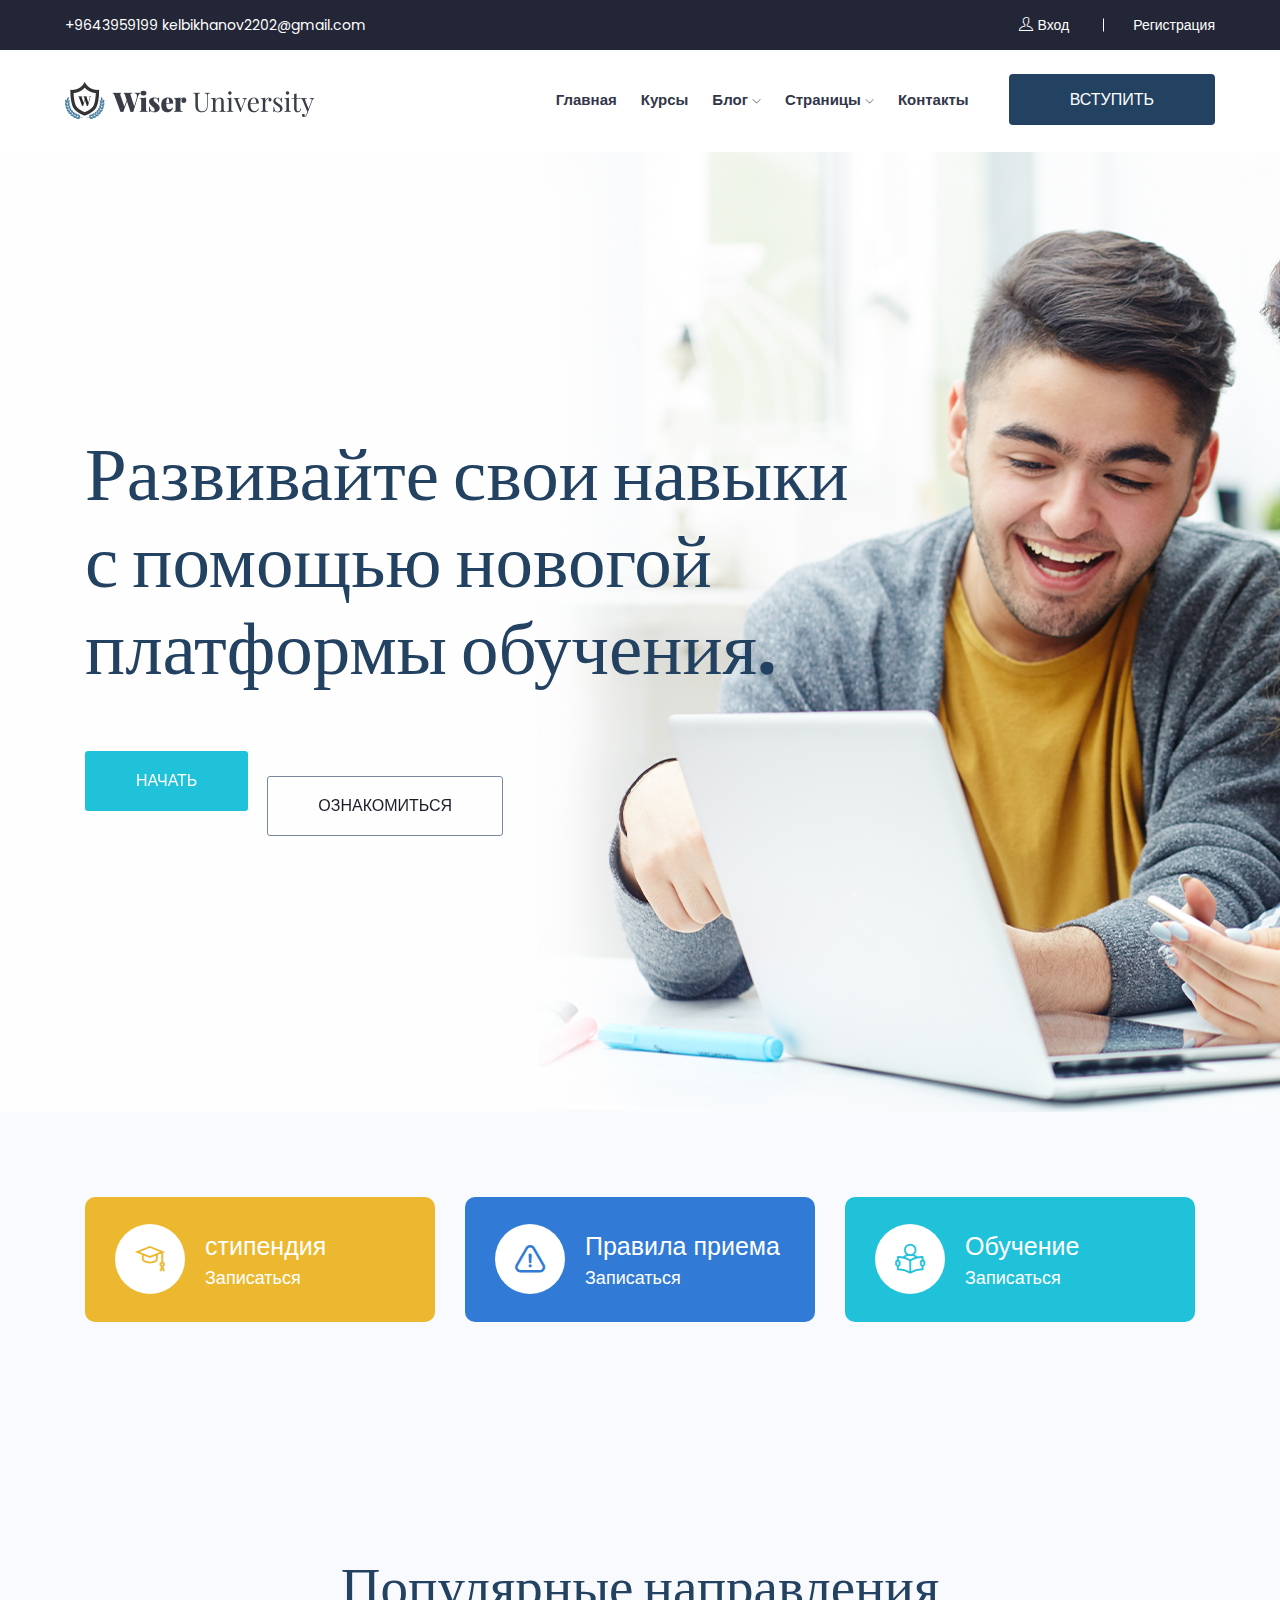
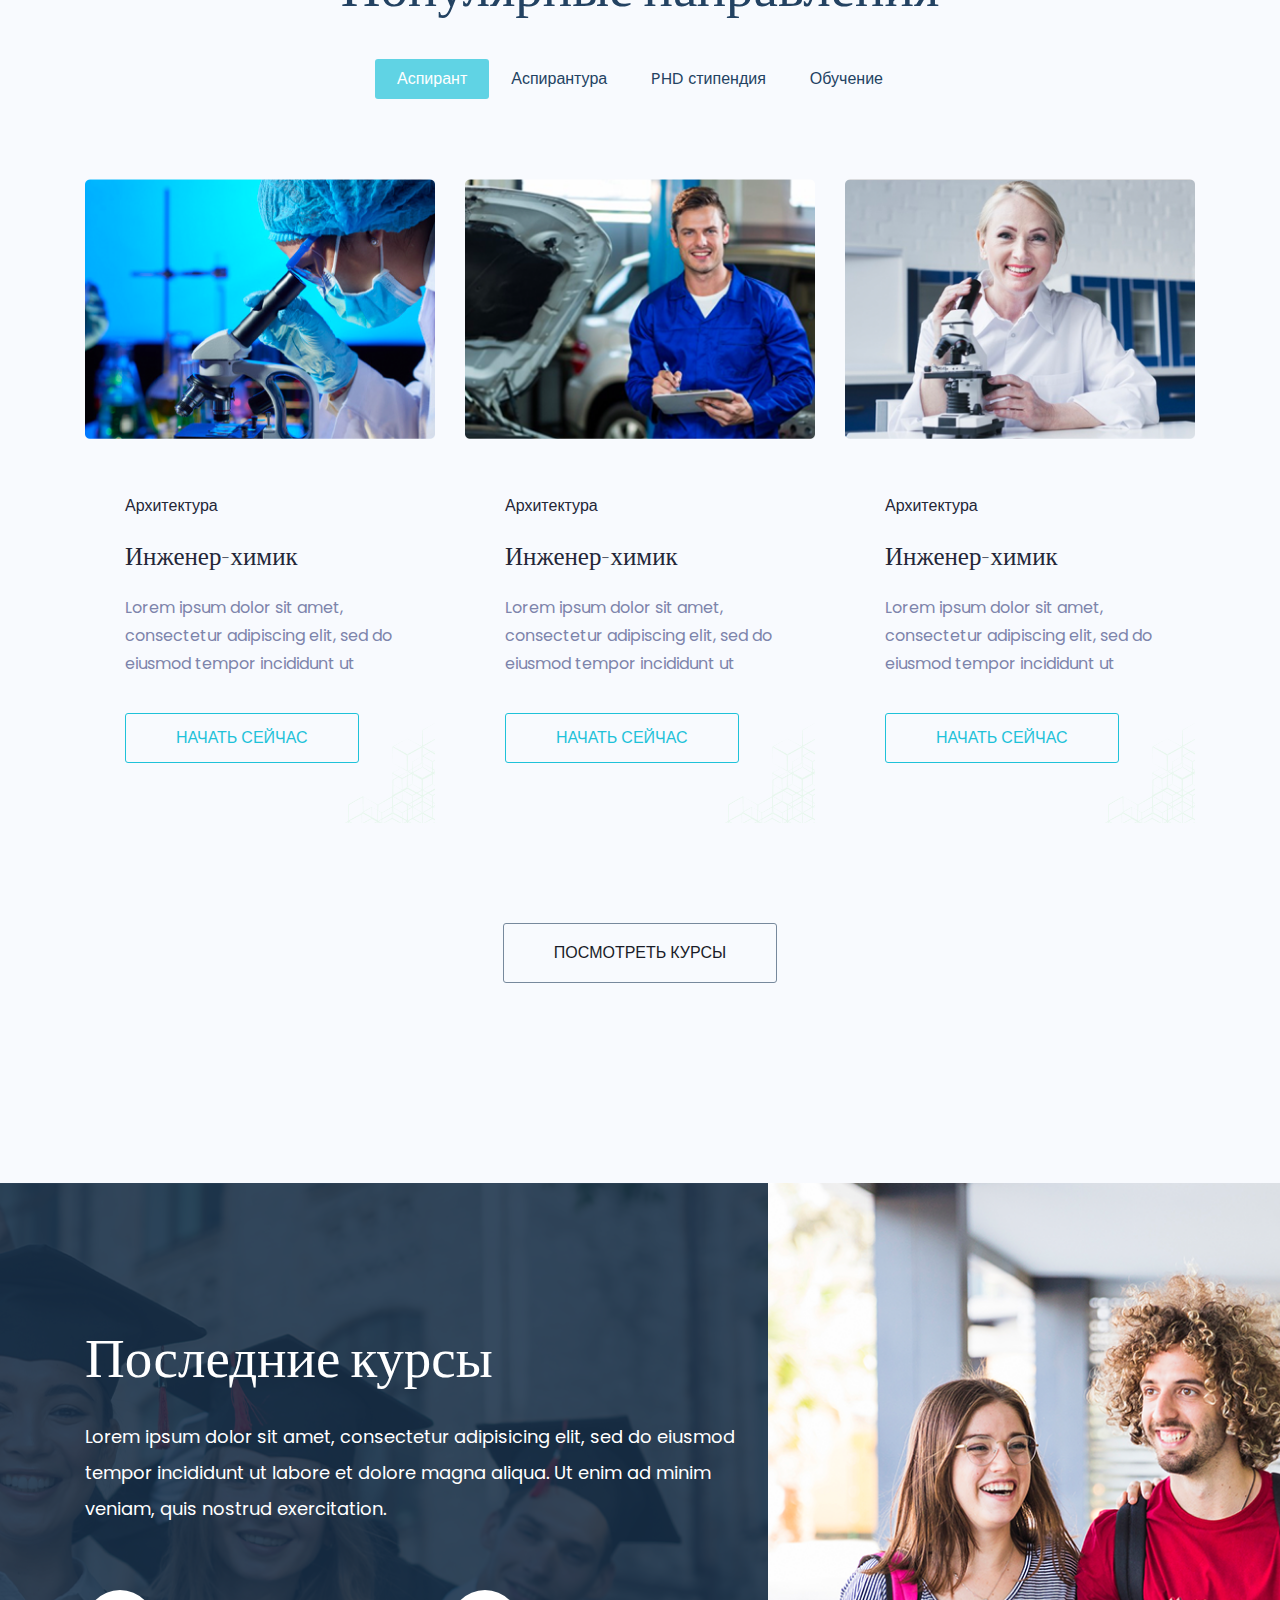
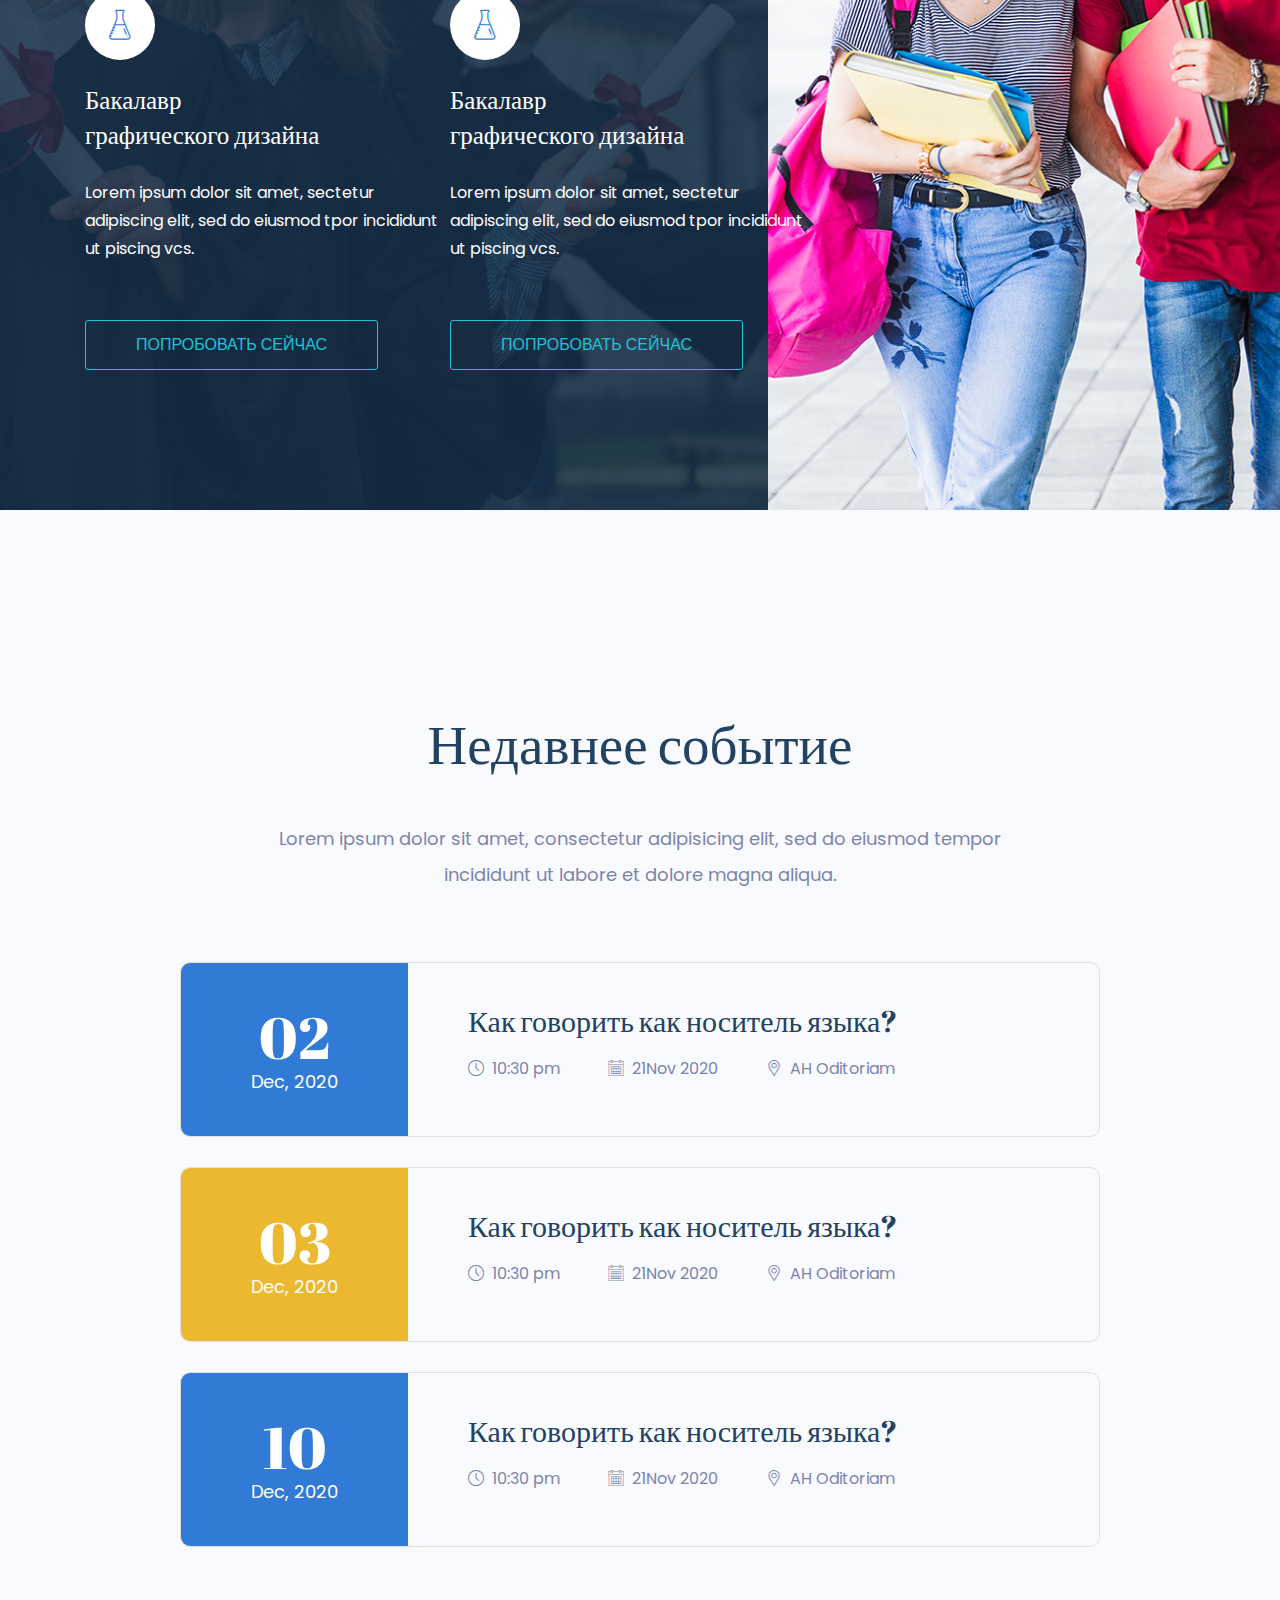
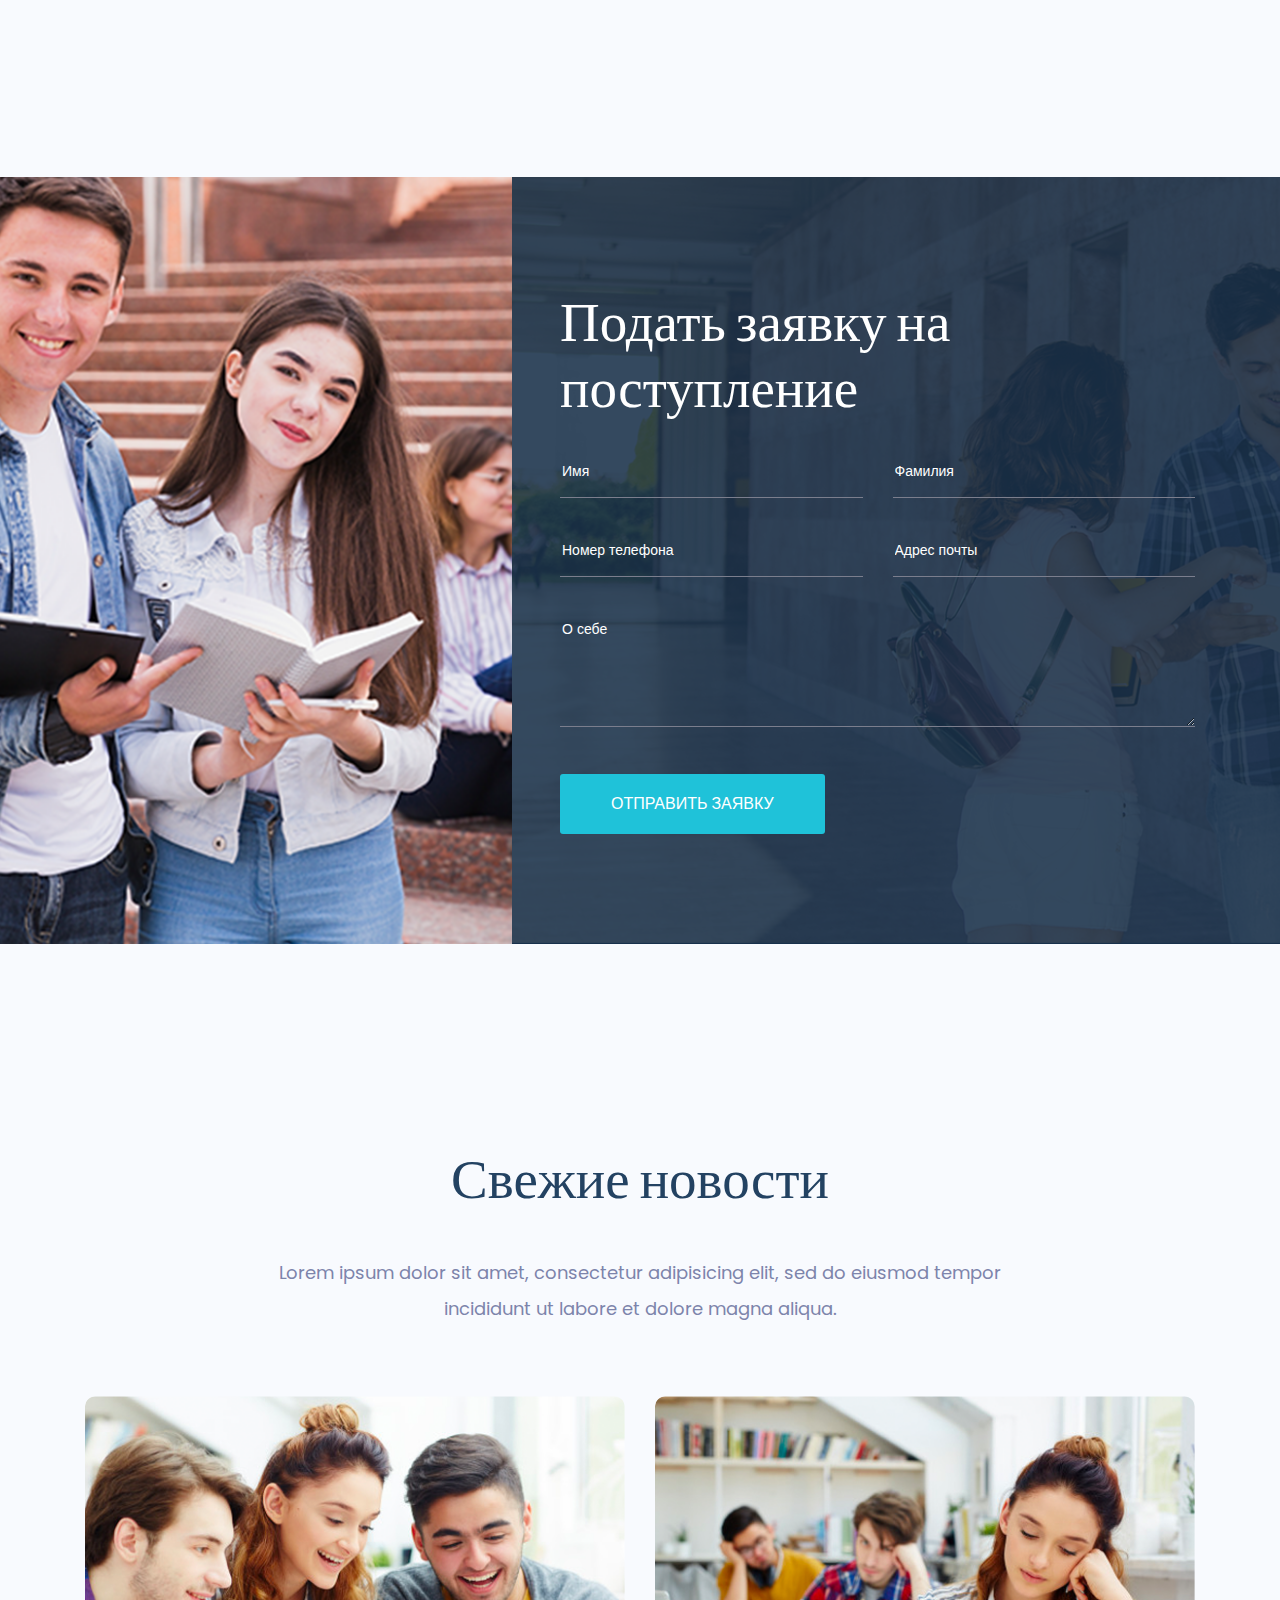
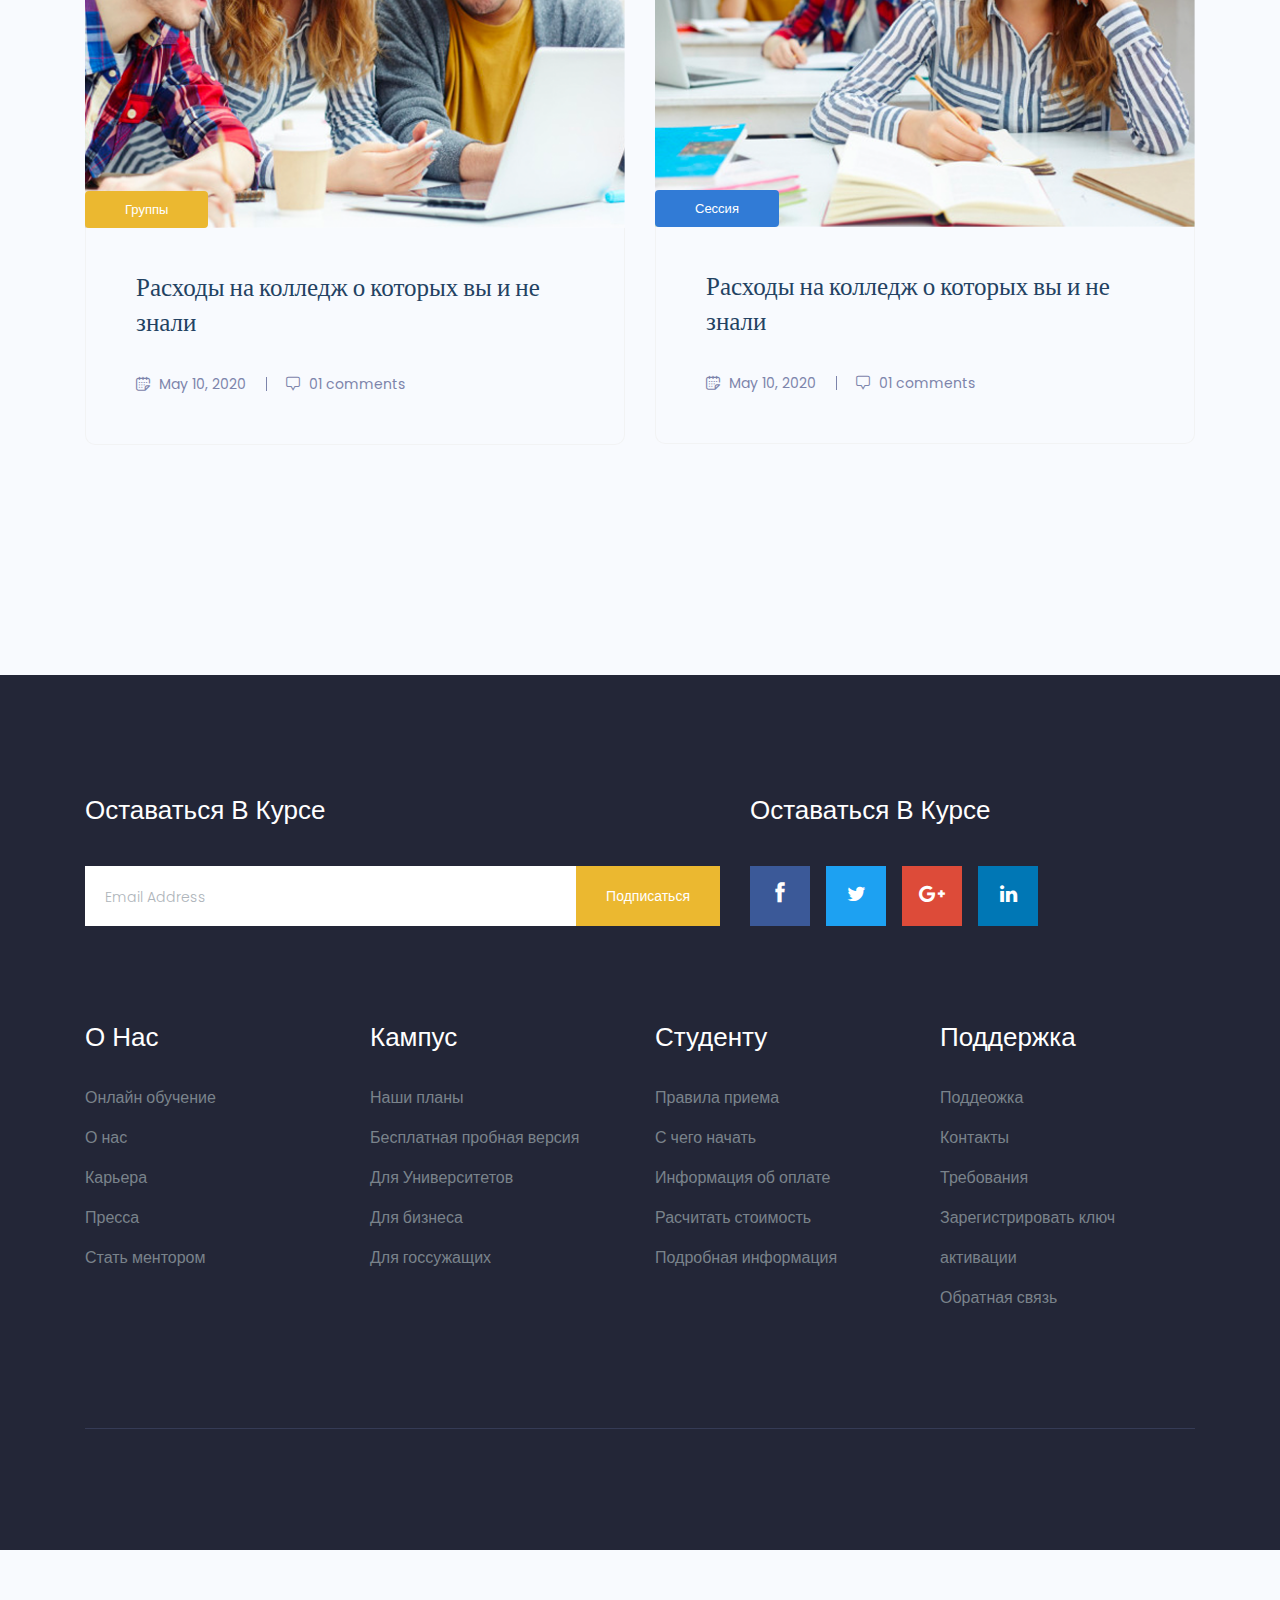
<file: index.html>
<!doctype html>
<html class="no-js" lang="zxx">

<head>
    <meta charset="utf-8">
    <meta http-equiv="x-ua-compatible" content="ie=edge">
    <title>Education</title>
    <meta name="description" content="">
    <meta name="viewport" content="width=device-width, initial-scale=1">
    <link rel="shortcut icon" type="image/x-icon" href="img/favicon.png">
    <link rel="stylesheet" href="css/bootstrap.min.css">
    <link rel="stylesheet" href="css/owl.carousel.min.css">
    <link rel="stylesheet" href="css/magnific-popup.css">
    <link rel="stylesheet" href="css/font-awesome.min.css">
    <link rel="stylesheet" href="css/themify-icons.css">
    <link rel="stylesheet" href="css/nice-select.css">
    <link rel="stylesheet" href="css/flaticon.css">
    <link rel="stylesheet" href="css/gijgo.css">
    <link rel="stylesheet" href="css/animate.css">
    <link rel="stylesheet" href="css/slicknav.css">
    <link rel="stylesheet" href="css/style.css">
</head>

<body>

    <header>
        <div class="header-area ">
            <div class="header-top_area">
                <div class="container-fluid">
                    <div class="row">
                        <div class="col-lg-12">
                            <div class="header_top_wrap d-flex justify-content-between align-items-center">
                                <div class="text_wrap">
                                    <p><span>+9643959199</span> <span>kelbikhanov2202@gmail.com</span></p>
                                </div>
                                <div class="text_wrap">
                                    <p><a href="./login.html"> <i class="ti-user"></i>  Вход</a> <a href="./reg.html">Регистрация</a></p>
                                </div>
                            </div>
                        </div>
                    </div>
                </div>
            </div>
            <div id="sticky-header" class="main-header-area">
                <div class="container-fluid">
                    <div class="row">
                        <div class="col-lg-12">
                            <div class="header_wrap d-flex justify-content-between align-items-center">
                                <div class="header_left">
                                    <div class="logo">
                                        <a href="index.html">
                                            <img src="img/logo.png" alt="">
                                        </a>
                                    </div>
                                </div>
                                <div class="header_right d-flex align-items-center">
                                    <div class="main-menu  d-none d-lg-block">
                                        <nav>
                                            <ul id="navigation">
                                                <li><a  href="index.html">Главная</a></li>
                                                <li><a href="Courses.html">Курсы</a></li>
                                                <li><a href="#">Блог <i class="ti-angle-down"></i></a>
                                                    <ul class="submenu">
                                                        <li><a href="blog.html">Блог</a></li>
                                                    </ul>
                                                </li>
                                                <li><a href="#">Страницы <i class="ti-angle-down"></i></a>
                                                    <ul class="submenu">
                                                        <li><a href="Event.html">события</a></li>
                                                        <li><a href="event_details.html">Детали события</a></li>
                                                        <li><a href="Admissions.html">Прием</a></li>
                                                    </ul>
                                                </li>
                                                <li><a href="contact.html">Контакты</a></li>
                                            </ul>
                                        </nav>
                                    </div>
                                    <div class="Appointment">
                                        <div class="book_btn d-none d-lg-block">
                                            <a data-scroll-nav='1' href="#">Вступить</a>
                                        </div>
                                    </div>
                                </div>
                            </div>
                        </div>
                        <div class="col-12">
                            <div class="mobile_menu d-block d-lg-none"></div>
                        </div>
                    </div>
                </div>
            </div>
        </div>
    </header>

    <div class="slider_area">
        <div class="slider_active owl-carousel">

            <div class="single_slider  d-flex align-items-center slider_bg_1">
                <div class="container">
                    <div class="row">
                        <div class="col-xl-12">
                            <div class="slider_text ">
                                <h3>Развивайте свои навыки <br>
                                    с помощью новогой <br>
                                    платформы обучения.</h3>
                                <a href="#" class="boxed-btn3">Начать</a>
                                <a href="#" class="boxed-btn4">Ознакомиться</a>
                            </div>
                        </div>
                    </div>
                </div>
            </div>

            <div class="single_slider  d-flex align-items-center slider_bg_2">
                <div class="container">
                    <div class="row">
                        <div class="col-xl-12">
                            <div class="slider_text ">
                                <h3>Развивайте свои навыки <br>
                                    с помощью новогой <br>
                                    платформы обучения.</h3>
                                <a href="#" class="boxed-btn3">Get Start</a>
                                <a href="#" class="boxed-btn4">Take a tour</a>
                            </div>
                        </div>
                    </div>
                </div>
            </div>

            <div class="single_slider  d-flex align-items-center slider_bg_1">
                <div class="container">
                    <div class="row">
                        <div class="col-xl-12">
                            <div class="slider_text ">
                                <h3>Развивайте свои навыки <br>
                                    с помощью новогой <br>
                                    платформы обучения.</h3>
                                <a href="#" class="boxed-btn3">Get Start</a>
                                <a href="#" class="boxed-btn4">Take a tour</a>
                            </div>
                        </div>
                    </div>
                </div>
            </div>

        </div>
    </div>

    <div class="service_area gray_bg">
        <div class="container">
            <div class="row justify-content-center ">
                <div class="col-lg-4 col-md-6">
                    <div class="single_service d-flex align-items-center ">
                        <div class="icon">
                            <i class="flaticon-school"></i>
                        </div>
                        <div class="service_info">
                            <h4>стипендия</h4>
                            <p>Записаться</p>
                        </div>
                    </div>
                </div>
                <div class="col-lg-4 col-md-6">
                    <div class="single_service d-flex align-items-center ">
                        <div class="icon">
                            <i class="flaticon-error"></i>
                        </div>
                        <div class="service_info">
                            <h4>Правила приема</h4>
                            <p>Записаться</p>
                        </div>
                    </div>
                </div>
                <div class="col-lg-4 col-md-6">
                    <div class="single_service d-flex align-items-center ">
                        <div class="icon">
                            <i class="flaticon-book"></i>
                        </div>
                        <div class="service_info">
                            <h4>Обучение</h4>
                            <p>Записаться</p>
                        </div>
                    </div>
                </div>
            </div>
        </div>

    <div class="popular_program_area section__padding">
        <div class="container">
            <div class="row">
                <div class="col-lg-12">
                    <div class="section_title text-center">
                        <h3>Популярные направления</h3>
                    </div>
                </div>
            </div>
            <div class="row">
                <div class="col-lg-12">
                    <nav class="custom_tabs text-center">
                        <div class="nav" id="nav-tab" role="tablist">
                            <a class="nav-item nav-link active" id="nav-home-tab" data-toggle="tab" href="#nav-home" role="tab" aria-controls="nav-home" aria-selected="true">Аспирант                                </a>
                            <a class="nav-item nav-link" id="nav-profile-tab" data-toggle="tab" href="#nav-profile" role="tab" aria-controls="nav-profile" aria-selected="false">Аспирантура </a>
                            <a class="nav-item nav-link" id="nav-contact-tab" data-toggle="tab" href="#nav-contact" role="tab" aria-controls="nav-contact" aria-selected="false">PHD стипендия</a>
                            <a class="nav-item nav-link" id="nav-contact-tab" data-toggle="tab" href="#nav-contact2" role="tab" aria-controls="nav-contact" aria-selected="false">Обучение</a>
                        </div>
                    </nav>
                </div>
            </div>
            <div class="tab-content" id="nav-tabContent">
                <div class="tab-pane fade show active" id="nav-home" role="tabpanel" aria-labelledby="nav-home-tab">
                    <div class="row">
                        <div class="col-lg-4 col-md-6">
                            <div class="single__program">
                                <div class="program_thumb">
                                    <img src="img/program/1.png" alt="">
                                </div>
                                <div class="program__content">
                                    <span>Архитектура</span>
                                    <h4>Инженер-химик</h4>
                                    <p>Lorem ipsum dolor sit amet, consectetur adipiscing elit, sed do eiusmod tempor incididunt ut</p>
                                    <a href="#" class="boxed-btn5">Начать сейчас</a>
                                </div>
                            </div>
                        </div>
                        <div class="col-lg-4 col-md-6">
                            <div class="single__program">
                                <div class="program_thumb">
                                    <img src="img/program/2.png" alt="">
                                </div>
                                <div class="program__content">
                                    <span>Архитектура</span>
                                    <h4>Инженер-химик</h4>
                                    <p>Lorem ipsum dolor sit amet, consectetur adipiscing elit, sed do eiusmod tempor incididunt ut</p>
                                    <a href="#" class="boxed-btn5">Начать сейчас</a>
                                </div>
                            </div>
                        </div>
                        <div class="col-lg-4 col-md-6">
                            <div class="single__program">
                                <div class="program_thumb">
                                    <img src="img/program/3.png" alt="">
                                </div>
                                <div class="program__content">
                                    <span>Архитектура</span>
                                    <h4>Инженер-химик</h4>
                                    <p>Lorem ipsum dolor sit amet, consectetur adipiscing elit, sed do eiusmod tempor incididunt ut</p>
                                    <a href="#" class="boxed-btn5">Начать сейчас</a>
                                </div>
                            </div>
                        </div>
                    </div>
                </div>
                <div class="tab-pane fade" id="nav-profile" role="tabpanel" aria-labelledby="nav-profile-tab">
                                <div class="row">
                            <div class="col-lg-4 col-md-6">
                                <div class="single__program">
                                    <div class="program_thumb">
                                        <img src="img/program/1.png" alt="">
                                    </div>
                                    <div class="program__content">
                                        <span>Архитектура</span>
                                        <h4>Инженер-химик</h4>
                                        <p>Lorem ipsum dolor sit amet, consectetur adipiscing elit, sed do eiusmod tempor incididunt ut</p>
                                        <a href="#" class="boxed-btn5">Начать сейчас</a>
                                    </div>
                                </div>
                            </div>
                            <div class="col-lg-4 col-md-6">
                                <div class="single__program">
                                    <div class="program_thumb">
                                        <img src="img/program/3.png" alt="">
                                    </div>
                                    <div class="program__content">
                                        <span>Архитектура</span>
                                        <h4>Инженер-химик</h4>
                                        <p>Lorem ipsum dolor sit amet, consectetur adipiscing elit, sed do eiusmod tempor incididunt ut</p>
                                        <a href="#" class="boxed-btn5">Начать сейчас</a>
                                    </div>
                                </div>
                            </div>
                            <div class="col-lg-4 col-md-6">
                                <div class="single__program">
                                    <div class="program_thumb">
                                        <img src="img/program/2.png" alt="">
                                    </div>
                                    <div class="program__content">
                                        <span>Архитектура</span>
                                        <h4>Инженер-химик</h4>
                                        <p>Lorem ipsum dolor sit amet, consectetur adipiscing elit, sed do eiusmod tempor incididunt ut</p>
                                        <a href="#" class="boxed-btn5">Начать сейчас</a>
                                    </div>
                                </div>
                            </div>
                        </div>
                </div>
                <div class="tab-pane fade" id="nav-contact" role="tabpanel" aria-labelledby="nav-contact-tab">
                                <div class="row">
                            <div class="col-lg-4 col-md-6">
                                <div class="single__program">
                                    <div class="program_thumb">
                                        <img src="img/program/3.png" alt="">
                                    </div>
                                    <div class="program__content">
                                        <span>Архитектура</span>
                                        <h4>Инженер-химик</h4>
                                        <p>Lorem ipsum dolor sit amet, consectetur adipiscing elit, sed do eiusmod tempor incididunt ut</p>
                                        <a href="#" class="boxed-btn5">Начать сейчас</a>
                                    </div>
                                </div>
                            </div>
                            <div class="col-lg-4 col-md-6">
                                <div class="single__program">
                                    <div class="program_thumb">
                                        <img src="img/program/2.png" alt="">
                                    </div>
                                    <div class="program__content">
                                        <span>Архитектура</span>
                                        <h4>Инженер-химик</h4>
                                        <p>Lorem ipsum dolor sit amet, consectetur adipiscing elit, sed do eiusmod tempor incididunt ut</p>
                                        <a href="#" class="boxed-btn5">Начать сейчас</a>
                                    </div>
                                </div>
                            </div>
                            <div class="col-lg-4 col-md-6">
                                <div class="single__program">
                                    <div class="program_thumb">
                                        <img src="img/program/1.png" alt="">
                                    </div>
                                    <div class="program__content">
                                        <span>Архитектура</span>
                                        <h4>Инженер-химик</h4>
                                        <p>Lorem ipsum dolor sit amet, consectetur adipiscing elit, sed do eiusmod tempor incididunt ut</p>
                                        <a href="#" class="boxed-btn5">Начать сейчас</a>
                                    </div>
                                </div>
                            </div>
                        </div>
                </div>
                <div class="tab-pane fade" id="nav-contact2" role="tabpanel" aria-labelledby="nav-contact-tab">
                                <div class="row">
                            <div class="col-lg-4 col-md-6">
                                <div class="single__program">
                                    <div class="program_thumb">
                                        <img src="img/program/2.png" alt="">
                                    </div>
                                    <div class="program__content">
                                        <span>Архитектура</span>
                                        <h4>Инженер-химик</h4>
                                        <p>Lorem ipsum dolor sit amet, consectetur adipiscing elit, sed do eiusmod tempor incididunt ut</p>
                                        <a href="#" class="boxed-btn5">Начать сейчас</a>
                                    </div>
                                </div>
                            </div>
                            <div class="col-lg-4 col-md-6">
                                <div class="single__program">
                                    <div class="program_thumb">
                                        <img src="img/program/1.png" alt="">
                                    </div>
                                    <div class="program__content">
                                        <span>Архитектура</span>
                                        <h4>Инженер-химик</h4>
                                        <p>Lorem ipsum dolor sit amet, consectetur adipiscing elit, sed do eiusmod tempor incididunt ut</p>
                                        <a href="#" class="boxed-btn5">Начать сейчас</a>
                                    </div>
                                </div>
                            </div>
                            <div class="col-lg-4 col-md-6">
                                <div class="single__program">
                                    <div class="program_thumb">
                                        <img src="img/program/3.png" alt="">
                                    </div>
                                    <div class="program__content">
                                        <span>Архитектура</span>
                                        <h4>Инженер-химик</h4>
                                        <p>Lorem ipsum dolor sit amet, consectetur adipiscing elit, sed do eiusmod tempor incididunt ut</p>
                                        <a href="#" class="boxed-btn5">Начать сейчас</a>
                                    </div>
                                </div>
                            </div>
                        </div>
                </div>
            </div>

            <div class="row">
                <div class="col-lg-12">
                    <div class="course_all_btn text-center">
                        <a href="Courses.html" class="boxed-btn4">Посмотреть курсы</a>
                    </div>
                </div>
            </div>
        </div>
    </div>

    <div class="latest_coures_area">
        <div class="latest_coures_inner">
            <div class="container">
                <div class="row">
                    <div class="col-lg-8">
                        <div class="coures_info">
                            <div class="section_title white_text">
                                <h3>Последние курсы</h3>
                                <p>Lorem ipsum dolor sit amet, consectetur adipisicing elit, sed do eiusmod <br> tempor incididunt ut labore et dolore magna aliqua. Ut enim ad minim <br> veniam, quis nostrud exercitation.</p>
                            </div>
                            <div class="coures_wrap d-flex">
                                <div class="single_wrap">
                                    <div class="icon">
                                        <i class="flaticon-lab"></i>
                                    </div>
                                    <h4>Бакалавр <br>
                                        графического дизайна</h4>
                                        <p>Lorem ipsum dolor sit amet, sectetur adipiscing elit, sed do eiusmod tpor incididunt ut piscing vcs.</p>
                                        <a href="#" class="boxed-btn5">Попробовать сейчас</a>
                                </div>
                                <div class="single_wrap">
                                    <div class="icon">
                                        <i class="flaticon-lab"></i>
                                    </div>
                                    <h4>Бакалавр <br>
                                        графического дизайна</h4>
                                        <p>Lorem ipsum dolor sit amet, sectetur adipiscing elit, sed do eiusmod tpor incididunt ut piscing vcs.</p>
                                        <a href="#" class="boxed-btn5">Попробовать сейчас</a>
                                </div>
                            </div>
                        </div>
                    </div>
                </div>
            </div>
        </div>
    </div>

    <div class="recent_event_area section__padding">
        <div class="container">
            <div class="row justify-content-center">
                <div class="col-lg-8 col-md-10">
                    <div class="section_title text-center mb-70">
                        <h3 class="mb-45">Недавнее событие</h3>
                        <p>Lorem ipsum dolor sit amet, consectetur adipisicing elit, sed do eiusmod tempor incididunt ut labore et dolore magna aliqua.</p>
                    </div>
                </div>
            </div>
            <div class="row justify-content-center">
                <div class="col-lg-10">
                    <div class="single_event d-flex align-items-center">
                        <div class="date text-center">
                            <span>02</span>
                            <p>Dec, 2020</p>
                        </div>
                        <div class="event_info">
                            <a href="event_details.html">
                                <h4>Как говорить как носитель языка?</h4>
                             </a>
                            <p><span> <i class="flaticon-clock"></i> 10:30 pm</span> <span> <i class="flaticon-calendar"></i> 21Nov 2020 </span> <span> <i class="flaticon-placeholder"></i> AH Oditoriam</span> </p>
                        </div>
                    </div>
                    <div class="single_event d-flex align-items-center">
                        <div class="date text-center">
                            <span>03</span>
                            <p>Dec, 2020</p>
                        </div>
                        <div class="event_info">
                            <a href="event_details.html">
                                <h4>Как говорить как носитель языка?</h4>
                             </a>
                            <p><span> <i class="flaticon-clock"></i> 10:30 pm</span> <span> <i class="flaticon-calendar"></i> 21Nov 2020 </span> <span> <i class="flaticon-placeholder"></i> AH Oditoriam</span> </p>
                        </div>
                    </div>
                    <div class="single_event d-flex align-items-center">
                        <div class="date text-center">
                            <span>10</span>
                            <p>Dec, 2020</p>
                        </div>
                        <div class="event_info">
                            <a href="event_details.html">
                                <h4>Как говорить как носитель языка?</h4>
                             </a>
                            <p><span> <i class="flaticon-clock"></i> 10:30 pm</span> <span> <i class="flaticon-calendar"></i> 21Nov 2020 </span> <span> <i class="flaticon-placeholder"></i> AH Oditoriam</span> </p>
                        </div>
                    </div>
                </div>
            </div>
        </div>
    </div>

    <div data-scroll-index='1' class="admission_area">
        <div class="admission_inner">
            <div class="container">
                <div class="row justify-content-end">
                    <div class="col-lg-7">
                        <div class="admission_form">
                            <h3>Подать заявку на поступление</h3>
                            <form action="#">
                                <div class="row">
                                    <div class="col-md-6">
                                        <div class="single_input">
                                            <input type="text" placeholder="Имя" >
                                        </div>
                                    </div>
                                    <div class="col-md-6">
                                        <div class="single_input">
                                            <input type="text" placeholder="Фамилия" >
                                        </div>
                                    </div>
                                    <div class="col-md-6">
                                        <div class="single_input">
                                            <input type="text" placeholder="Номер телефона" >
                                        </div>
                                    </div>
                                    <div class="col-md-6">
                                        <div class="single_input">
                                            <input type="text" placeholder="Адрес почты" >
                                        </div>
                                    </div>
                                    <div class="col-md-12">
                                        <div class="single_input">
                                            <textarea cols="30" placeholder="О себе" rows="10"></textarea>
                                        </div>
                                    </div>
                                    <div class="col-md-12">
                                        <div class="apply_btn">
                                            <button class="boxed-btn3" type="submit">Отправить заявку</button>
                                        </div>
                                    </div>
                                </div>
                            </form>
                        </div>
                    </div>
                </div>
            </div>
        </div>
    </div>

    <div class="recent_news_area section__padding">
        <div class="container">
            <div class="row justify-content-center">
                <div class="col-lg-8 col-md-10">
                    <div class="section_title text-center mb-70">
                        <h3 class="mb-45">Свежие новости</h3>
                        <p>Lorem ipsum dolor sit amet, consectetur adipisicing elit, sed do eiusmod tempor incididunt ut labore et dolore magna aliqua.</p>
                    </div>
                </div>
            </div>
            <div class="row">
                <div class="col-md-6">
                    <div class="single__news">
                        <div class="thumb">
                            <a href="single-blog.html">
                                <img src="img/news/1.png" alt="">
                            </a>
                            <span class="badge">Группы</span>
                        </div>
                        <div class="news_info">
                            <a href="single-blog.html">
                                <h4>Расходы на колледж о которых вы и не знали</h4>
                            </a>
                            <p class="d-flex align-items-center"> <span><i class="flaticon-calendar-1"></i> May 10, 2020</span> 
                            
                            <span> <i class="flaticon-comment"></i> 01 comments</span>
                            </p>
                        </div>
                    </div>
                </div>
                <div class="col-md-6">
                    <div class="single__news">
                        <div class="thumb">
                            <a href="single-blog.html">
                                <img src="img/news/2.png" alt="">
                            </a>
                            <span class="badge bandge_2">Сессия</span>
                        </div>
                        <div class="news_info">
                            <a href="single-blog.html">
                                <h4>Расходы на колледж о которых вы и не знали</h4>
                            </a>
                            <p class="d-flex align-items-center"> <span><i class="flaticon-calendar-1"></i> May 10, 2020</span> 
                            
                            <span> <i class="flaticon-comment"></i> 01 comments</span>
                            </p>
                        </div>
                    </div>
                </div>
            </div>
        </div>
    </div>

    <footer class="footer">
        <div class="footer_top">
            <div class="container">
                <div class="newsLetter_wrap">
                    <div class="row justify-content-between">
                        <div class="col-md-7">
                            <div class="footer_widget">
                                <h3 class="footer_title">
                                    Оставаться в курсе
                                </h3>
                                <form action="#" class="newsletter_form">
                                    <input type="text" placeholder="Email Address">
                                    <button type="submit">Подписаться</button>
                                </form>
                            </div>
                        </div>
                        <div class="col-md-12 col-lg-5">
                            <div class="footer_widget">
                                <h3 class="footer_title">
                                    Оставаться в курсе
                                </h3>
                                <div class="socail_links">
                                    <ul>
                                        <li>
                                            <a href="#">
                                                <i class="ti-facebook"></i>
                                            </a>
                                        </li>
                                        <li>
                                            <a href="#">
                                                <i class="fa fa-twitter"></i>
                                            </a>
                                        </li>
                                        <li>
                                            <a href="#">
                                                <i class="fa fa-google-plus"></i>
                                            </a>
                                        </li>
                                        <li>
                                            <a href="#">
                                                <i class="fa fa-linkedin"></i>
                                            </a>
                                        </li>
                                    </ul>
                                </div>
    
                            </div>
                        </div>
                    </div>
                </div>
                <div class="row">
                    <div class="col-xl-3 col-md-6 col-lg-3">
                        <div class="footer_widget">
                            <h3 class="footer_title">
                                О нас
                            </h3>
                            <ul>
                                <li><a href="#">Онлайн обучение</a></li>
                                <li><a href="#">О нас</a></li>
                                <li><a href="#">Карьера</a></li>
                                <li><a href="#">Пресса</a></li>
                                <li><a href="#">Стать ментором</a></li>
                            </ul>
                        </div>
                    </div>
                    <div class="col-xl-3 col-md-6 col-lg-3">
                        <div class="footer_widget">
                            <h3 class="footer_title">
                                Кампус
                            </h3>
                            <ul>
                                <li><a href="#">Наши планы</a></li>
                                <li><a href="#">Бесплатная пробная версия</a></li>
                                <li><a href="#">Для Университетов</a></li>
                                <li><a href="#">Для бизнеса</a></li>
                                <li><a href="#">Для госсужащих</a></li>
                            </ul>
                        </div>
                    </div>
                    <div class="col-xl-3 col-md-6 col-lg-3">
                        <div class="footer_widget">
                            <h3 class="footer_title">
                                Студенту
                            </h3>
                            <ul>
                                <li><a href="#">Правила приема</a></li>
                                <li><a href="#">С чего начать</a></li>
                                <li><a href="#">Информация об оплате</a></li>
                                <li><a href="#">Расчитать стоимость</a></li>
                                <li><a href="#">Подробная информация</a></li>
                            </ul>
                        </div>
                    </div>
                    <div class="col-xl-3 col-md-6 col-lg-3">
                        <div class="footer_widget">
                            <h3 class="footer_title">
                                Поддержка
                            </h3>
                            <ul>
                                <li><a href="#">Поддеожка</a></li>
                                <li><a href="#">Контакты</a></li>
                                <li><a href="#">Требования</a></li>
                                <li><a href="#">Зарегистрировать ключ активации</a></li>
                                <li><a href="#">Обратная связь</a></li>
                            </ul>
                        </div>
                    </div>
                </div>
            </div>
        </div>
        <div class="copy-right_text">
            <div class="container">
                <div class="footer_border"></div>
                <div class="row">
                    <div class="col-xl-12">
                        <p class="copy_right text-center">
                        </p>
                    </div>
                </div>
            </div>
        </div>
    </footer>


    <script src="js/vendor/modernizr-3.5.0.min.js"></script>
    <script src="js/vendor/jquery-1.12.4.min.js"></script>
    <script src="js/popper.min.js"></script>
    <script src="js/bootstrap.min.js"></script>
    <script src="js/owl.carousel.min.js"></script>
    <script src="js/isotope.pkgd.min.js"></script>
    <script src="js/ajax-form.js"></script>
    <script src="js/waypoints.min.js"></script>
    <script src="js/jquery.counterup.min.js"></script>
    <script src="js/imagesloaded.pkgd.min.js"></script>
    <script src="js/scrollIt.js"></script>
    <script src="js/jquery.scrollUp.min.js"></script>
    <script src="js/wow.min.js"></script>
    <script src="js/nice-select.min.js"></script>
    <script src="js/jquery.slicknav.min.js"></script>
    <script src="js/jquery.magnific-popup.min.js"></script>
    <script src="js/plugins.js"></script>
    <script src="js/gijgo.min.js"></script>

    <!--contact js-->
    <script src="js/contact.js"></script>
    <script src="js/jquery.ajaxchimp.min.js"></script>
    <script src="js/jquery.form.js"></script>
    <script src="js/jquery.validate.min.js"></script>
    <script src="js/mail-script.js"></script>

    <script src="js/main.js"></script>

</body>

</html>
</file>
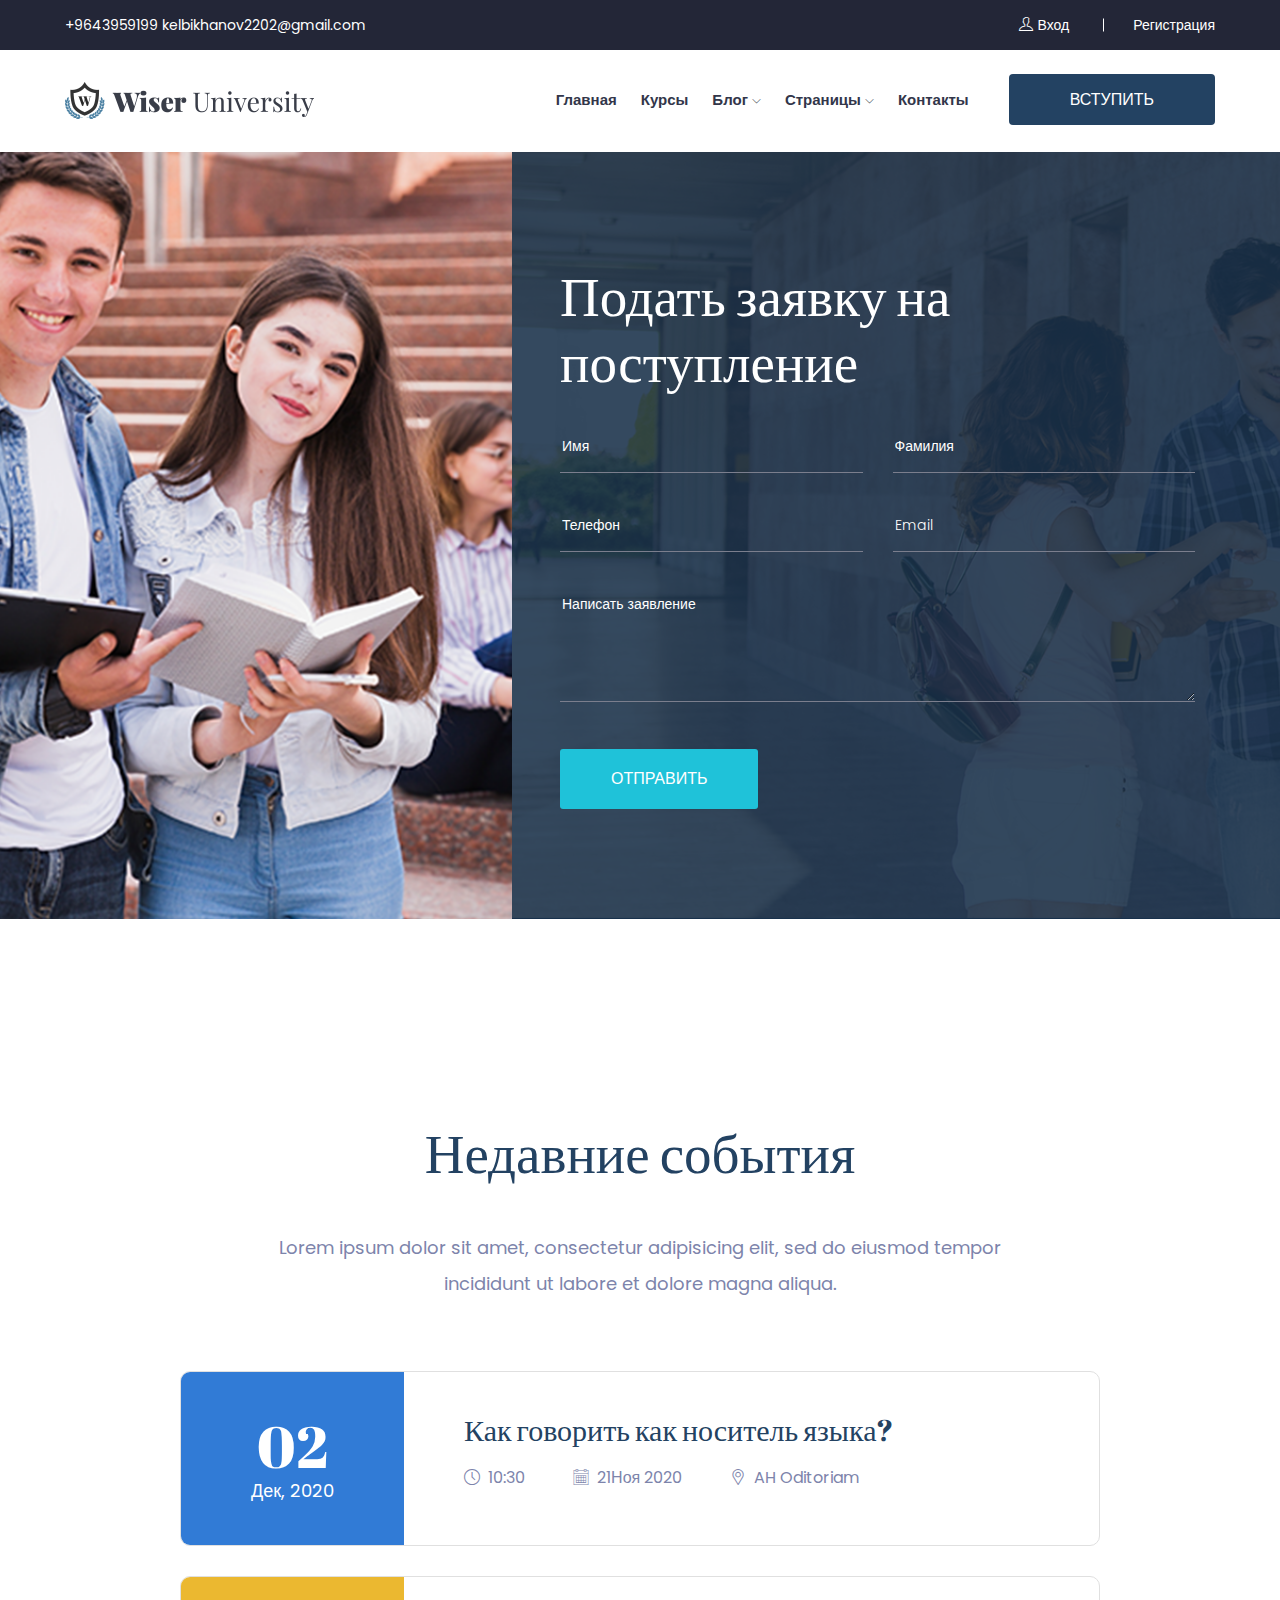
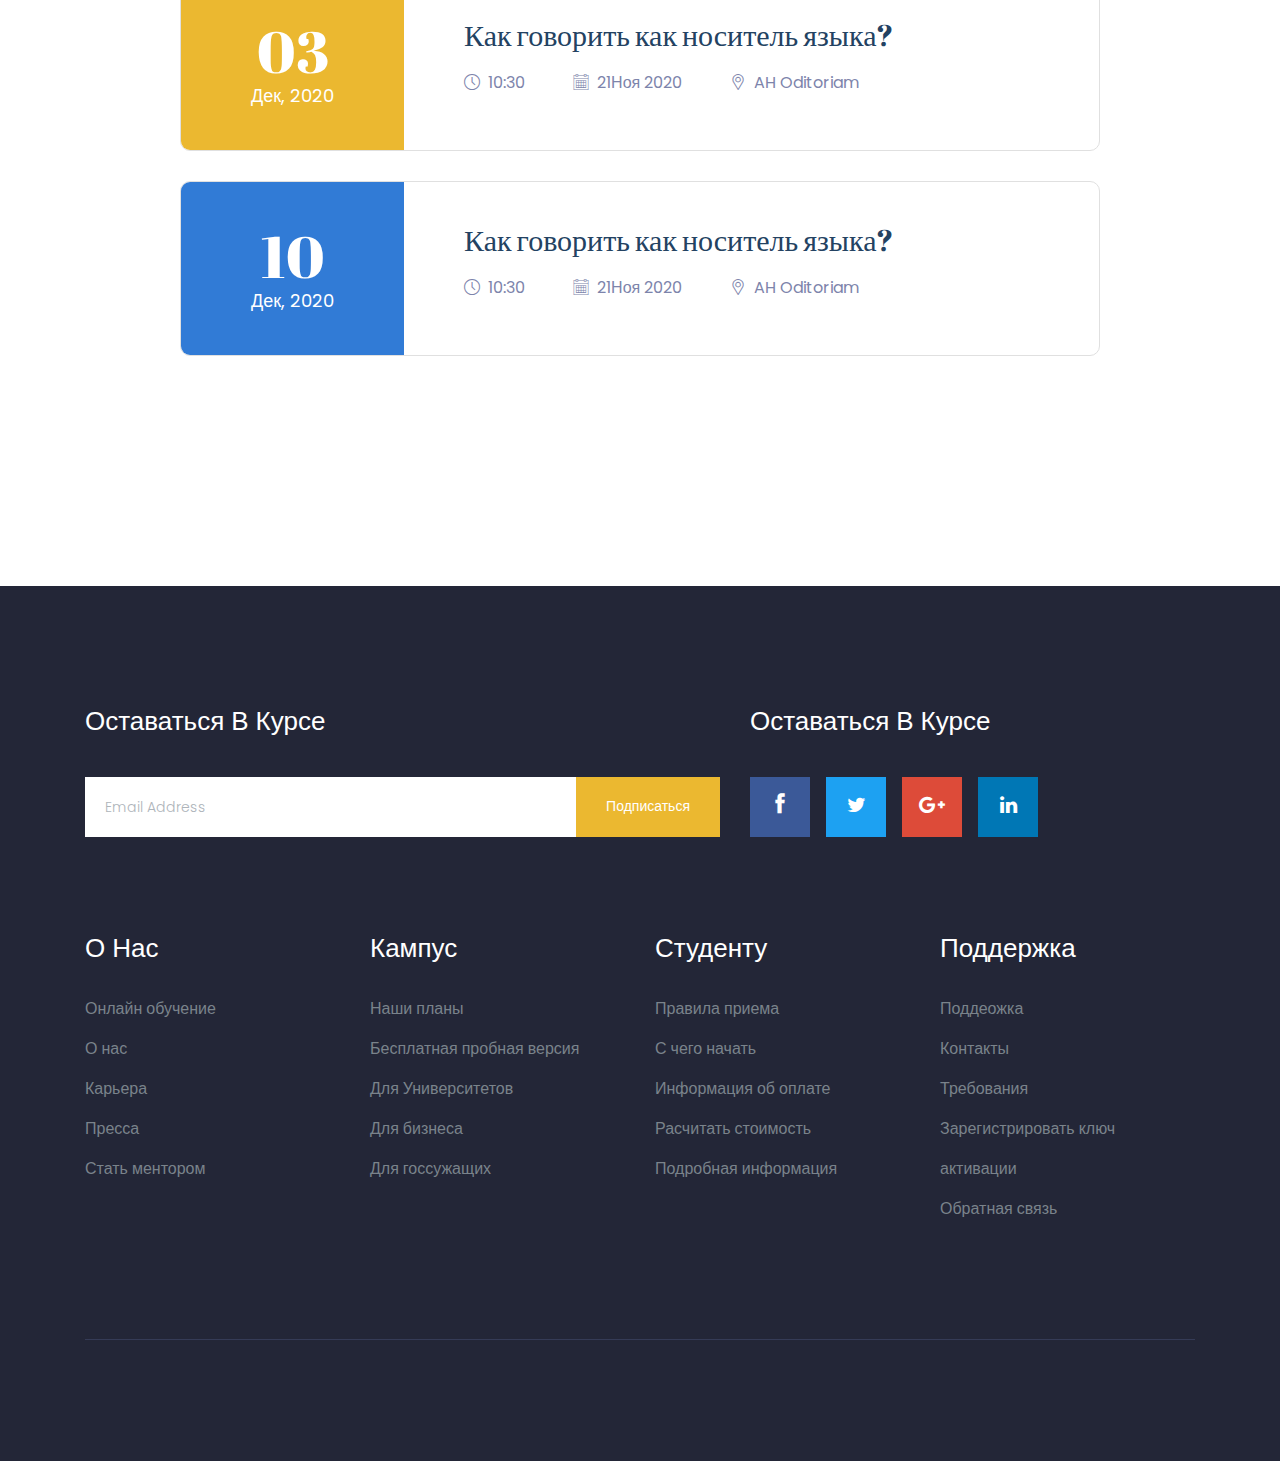
<file: Admissions.html>
<!doctype html>
<html class="no-js" lang="zxx">

<head>
    <meta charset="utf-8">
    <meta http-equiv="x-ua-compatible" content="ie=edge">
    <title>Education</title>
    <meta name="description" content="">
    <meta name="viewport" content="width=device-width, initial-scale=1">

    <link rel="shortcut icon" type="image/x-icon" href="img/favicon.png">

    <!-- CSS here -->
    <link rel="stylesheet" href="css/bootstrap.min.css">
    <link rel="stylesheet" href="css/owl.carousel.min.css">
    <link rel="stylesheet" href="css/magnific-popup.css">
    <link rel="stylesheet" href="css/font-awesome.min.css">
    <link rel="stylesheet" href="css/themify-icons.css">
    <link rel="stylesheet" href="css/nice-select.css">
    <link rel="stylesheet" href="css/flaticon.css">
    <link rel="stylesheet" href="css/gijgo.css">
    <link rel="stylesheet" href="css/animate.css">
    <link rel="stylesheet" href="css/slicknav.css">
    <link rel="stylesheet" href="css/style.css">
</head>

<body>
    <header>
        <div class="header-area ">
            <div class="header-top_area">
                <div class="container-fluid">
                    <div class="row">
                        <div class="col-lg-12">
                            <div class="header_top_wrap d-flex justify-content-between align-items-center">
                                <div class="text_wrap">
                                    <p><span>+9643959199</span> <span>kelbikhanov2202@gmail.com</span></p>
                                </div>
                                <div class="text_wrap">
                                    <p><a href="./login.html"> <i class="ti-user"></i>  Вход</a> <a href="./reg.html">Регистрация</a></p>
                                </div>
                            </div>
                        </div>
                    </div>
                </div>
            </div>
            <div id="sticky-header" class="main-header-area">
                <div class="container-fluid">
                    <div class="row">
                        <div class="col-lg-12">
                            <div class="header_wrap d-flex justify-content-between align-items-center">
                                <div class="header_left">
                                    <div class="logo">
                                        <a href="index.html">
                                            <img src="img/logo.png" alt="">
                                        </a>
                                    </div>
                                </div>
                                <div class="header_right d-flex align-items-center">
                                    <div class="main-menu  d-none d-lg-block">
                                        <nav>
                                            <ul id="navigation">
                                                <li><a  href="index.html">Главная</a></li>
                                                <li><a href="Courses.html">Курсы</a></li>
                                                <li><a href="#">Блог <i class="ti-angle-down"></i></a>
                                                    <ul class="submenu">
                                                        <li><a href="blog.html">Блог</a></li>
                                                    </ul>
                                                </li>
                                                <li><a href="#">Страницы <i class="ti-angle-down"></i></a>
                                                    <ul class="submenu">
                                                        <li><a href="Event.html">события</a></li>
                                                        <li><a href="event_details.html">Детали события</a></li>
                                                        <li><a href="Admissions.html">Прием</a></li>
                                                    </ul>
                                                </li>
                                                <li><a href="contact.html">Контакты</a></li>
                                            </ul>
                                        </nav>
                                    </div>
                                    <div class="Appointment">
                                        <div class="book_btn d-none d-lg-block">
                                            <a data-scroll-nav='1' href="#">Вступить</a>
                                        </div>
                                    </div>
                                </div>
                            </div>
                        </div>
                        <div class="col-12">
                            <div class="mobile_menu d-block d-lg-none"></div>
                        </div>
                    </div>
                </div>
            </div>
        </div>
    </header>

    <div class="admission_area">
        <div class="admission_inner">
            <div class="container">
                <div class="row justify-content-end">
                    <div class="col-lg-7">
                        <div class="admission_form">
                            <h3>Подать заявку на поступление</h3>
                            <form action="#">
                                <div class="row">
                                    <div class="col-md-6">
                                        <div class="single_input">
                                            <input type="text" placeholder="Имя" >
                                        </div>
                                    </div>
                                    <div class="col-md-6">
                                        <div class="single_input">
                                            <input type="text" placeholder="Фамилия" >
                                        </div>
                                    </div>
                                    <div class="col-md-6">
                                        <div class="single_input">
                                            <input type="text" placeholder="Телефон" >
                                        </div>
                                    </div>
                                    <div class="col-md-6">
                                        <div class="single_input">
                                            <input type="text" placeholder="Email" >
                                        </div>
                                    </div>
                                    <div class="col-md-12">
                                        <div class="single_input">
                                            <textarea cols="30" placeholder="Написать заявление" rows="10"></textarea>
                                        </div>
                                    </div>
                                    <div class="col-md-12">
                                        <div class="apply_btn">
                                            <button class="boxed-btn3" type="submit">Отправить</button>
                                        </div>
                                    </div>
                                </div>
                            </form>
                        </div>
                    </div>
                </div>
            </div>
        </div>
    </div>
    <div class="recent_event_area section__padding">
        <div class="container">
            <div class="row justify-content-center">
                <div class="col-lg-8 col-md-10">
                    <div class="section_title text-center mb-70">
                        <h3 class="mb-45">Недавние события</h3>
                        <p>Lorem ipsum dolor sit amet, consectetur adipisicing elit, sed do eiusmod tempor incididunt ut labore et dolore magna aliqua.</p>
                    </div>
                </div>
            </div>
            <div class="row justify-content-center">
                <div class="col-lg-10">
                    <div class="single_event d-flex align-items-center">
                        <div class="date text-center">
                            <span>02</span>
                            <p>Дек, 2020</p>
                        </div>
                        <div class="event_info">
                            <a href="event_details.html">
                                <h4>Как говорить как носитель языка?</h4>
                             </a>
                            <p><span> <i class="flaticon-clock"></i> 10:30</span> <span> <i class="flaticon-calendar"></i> 21Ноя 2020 </span> <span> <i class="flaticon-placeholder"></i> AH Oditoriam</span> </p>
                        </div>
                    </div>
                    <div class="single_event d-flex align-items-center">
                        <div class="date text-center">
                            <span>03</span>
                            <p>Дек, 2020</p>
                        </div>
                        <div class="event_info">
                            <a href="event_details.html">
                                <h4>Как говорить как носитель языка?</h4>
                             </a>
                            <p><span> <i class="flaticon-clock"></i> 10:30</span> <span> <i class="flaticon-calendar"></i> 21Ноя 2020 </span> <span> <i class="flaticon-placeholder"></i> AH Oditoriam</span> </p>
                        </div>
                    </div>
                    <div class="single_event d-flex align-items-center">
                        <div class="date text-center">
                            <span>10</span>
                            <p>Дек, 2020</p>
                        </div>
                        <div class="event_info">
                            <a href="event_details.html">
                                <h4>Как говорить как носитель языка?</h4>
                             </a>
                            <p><span> <i class="flaticon-clock"></i> 10:30</span> <span> <i class="flaticon-calendar"></i> 21Ноя 2020 </span> <span> <i class="flaticon-placeholder"></i> AH Oditoriam</span> </p>
                        </div>
                    </div>
                </div>
            </div>
        </div>
    </div>

    <footer class="footer">
        <div class="footer_top">
            <div class="container">
                <div class="newsLetter_wrap">
                    <div class="row justify-content-between">
                        <div class="col-md-7">
                            <div class="footer_widget">
                                <h3 class="footer_title">
                                    Оставаться в курсе
                                </h3>
                                <form action="#" class="newsletter_form">
                                    <input type="text" placeholder="Email Address">
                                    <button type="submit">Подписаться</button>
                                </form>
                            </div>
                        </div>
                        <div class="col-md-12 col-lg-5">
                            <div class="footer_widget">
                                <h3 class="footer_title">
                                    Оставаться в курсе
                                </h3>
                                <div class="socail_links">
                                    <ul>
                                        <li>
                                            <a href="#">
                                                <i class="ti-facebook"></i>
                                            </a>
                                        </li>
                                        <li>
                                            <a href="#">
                                                <i class="fa fa-twitter"></i>
                                            </a>
                                        </li>
                                        <li>
                                            <a href="#">
                                                <i class="fa fa-google-plus"></i>
                                            </a>
                                        </li>
                                        <li>
                                            <a href="#">
                                                <i class="fa fa-linkedin"></i>
                                            </a>
                                        </li>
                                    </ul>
                                </div>
    
                            </div>
                        </div>
                    </div>
                </div>
                <div class="row">
                    <div class="col-xl-3 col-md-6 col-lg-3">
                        <div class="footer_widget">
                            <h3 class="footer_title">
                                О нас
                            </h3>
                            <ul>
                                <li><a href="#">Онлайн обучение</a></li>
                                <li><a href="#">О нас</a></li>
                                <li><a href="#">Карьера</a></li>
                                <li><a href="#">Пресса</a></li>
                                <li><a href="#">Стать ментором</a></li>
                            </ul>
                        </div>
                    </div>
                    <div class="col-xl-3 col-md-6 col-lg-3">
                        <div class="footer_widget">
                            <h3 class="footer_title">
                                Кампус
                            </h3>
                            <ul>
                                <li><a href="#">Наши планы</a></li>
                                <li><a href="#">Бесплатная пробная версия</a></li>
                                <li><a href="#">Для Университетов</a></li>
                                <li><a href="#">Для бизнеса</a></li>
                                <li><a href="#">Для госсужащих</a></li>
                            </ul>
                        </div>
                    </div>
                    <div class="col-xl-3 col-md-6 col-lg-3">
                        <div class="footer_widget">
                            <h3 class="footer_title">
                                Студенту
                            </h3>
                            <ul>
                                <li><a href="#">Правила приема</a></li>
                                <li><a href="#">С чего начать</a></li>
                                <li><a href="#">Информация об оплате</a></li>
                                <li><a href="#">Расчитать стоимость</a></li>
                                <li><a href="#">Подробная информация</a></li>
                            </ul>
                        </div>
                    </div>
                    <div class="col-xl-3 col-md-6 col-lg-3">
                        <div class="footer_widget">
                            <h3 class="footer_title">
                                Поддержка
                            </h3>
                            <ul>
                                <li><a href="#">Поддеожка</a></li>
                                <li><a href="#">Контакты</a></li>
                                <li><a href="#">Требования</a></li>
                                <li><a href="#">Зарегистрировать ключ активации</a></li>
                                <li><a href="#">Обратная связь</a></li>
                            </ul>
                        </div>
                    </div>
                </div>
            </div>
        </div>
        <div class="copy-right_text">
            <div class="container">
                <div class="footer_border"></div>
                <div class="row">
                    <div class="col-xl-12">
                        <p class="copy_right text-center">
                        </p>
                    </div>
                </div>
            </div>
        </div>
    </footer>


    <script src="js/vendor/modernizr-3.5.0.min.js"></script>
    <script src="js/vendor/jquery-1.12.4.min.js"></script>
    <script src="js/popper.min.js"></script>
    <script src="js/bootstrap.min.js"></script>
    <script src="js/owl.carousel.min.js"></script>
    <script src="js/isotope.pkgd.min.js"></script>
    <script src="js/ajax-form.js"></script>
    <script src="js/waypoints.min.js"></script>
    <script src="js/jquery.counterup.min.js"></script>
    <script src="js/imagesloaded.pkgd.min.js"></script>
    <script src="js/scrollIt.js"></script>
    <script src="js/jquery.scrollUp.min.js"></script>
    <script src="js/wow.min.js"></script>
    <script src="js/nice-select.min.js"></script>
    <script src="js/jquery.slicknav.min.js"></script>
    <script src="js/jquery.magnific-popup.min.js"></script>
    <script src="js/plugins.js"></script>
    <script src="js/gijgo.min.js"></script>

    <!--contact js-->
    <script src="js/contact.js"></script>
    <script src="js/jquery.ajaxchimp.min.js"></script>
    <script src="js/jquery.form.js"></script>
    <script src="js/jquery.validate.min.js"></script>
    <script src="js/mail-script.js"></script>

    <script src="js/main.js"></script>

</body>

</html>
</file>
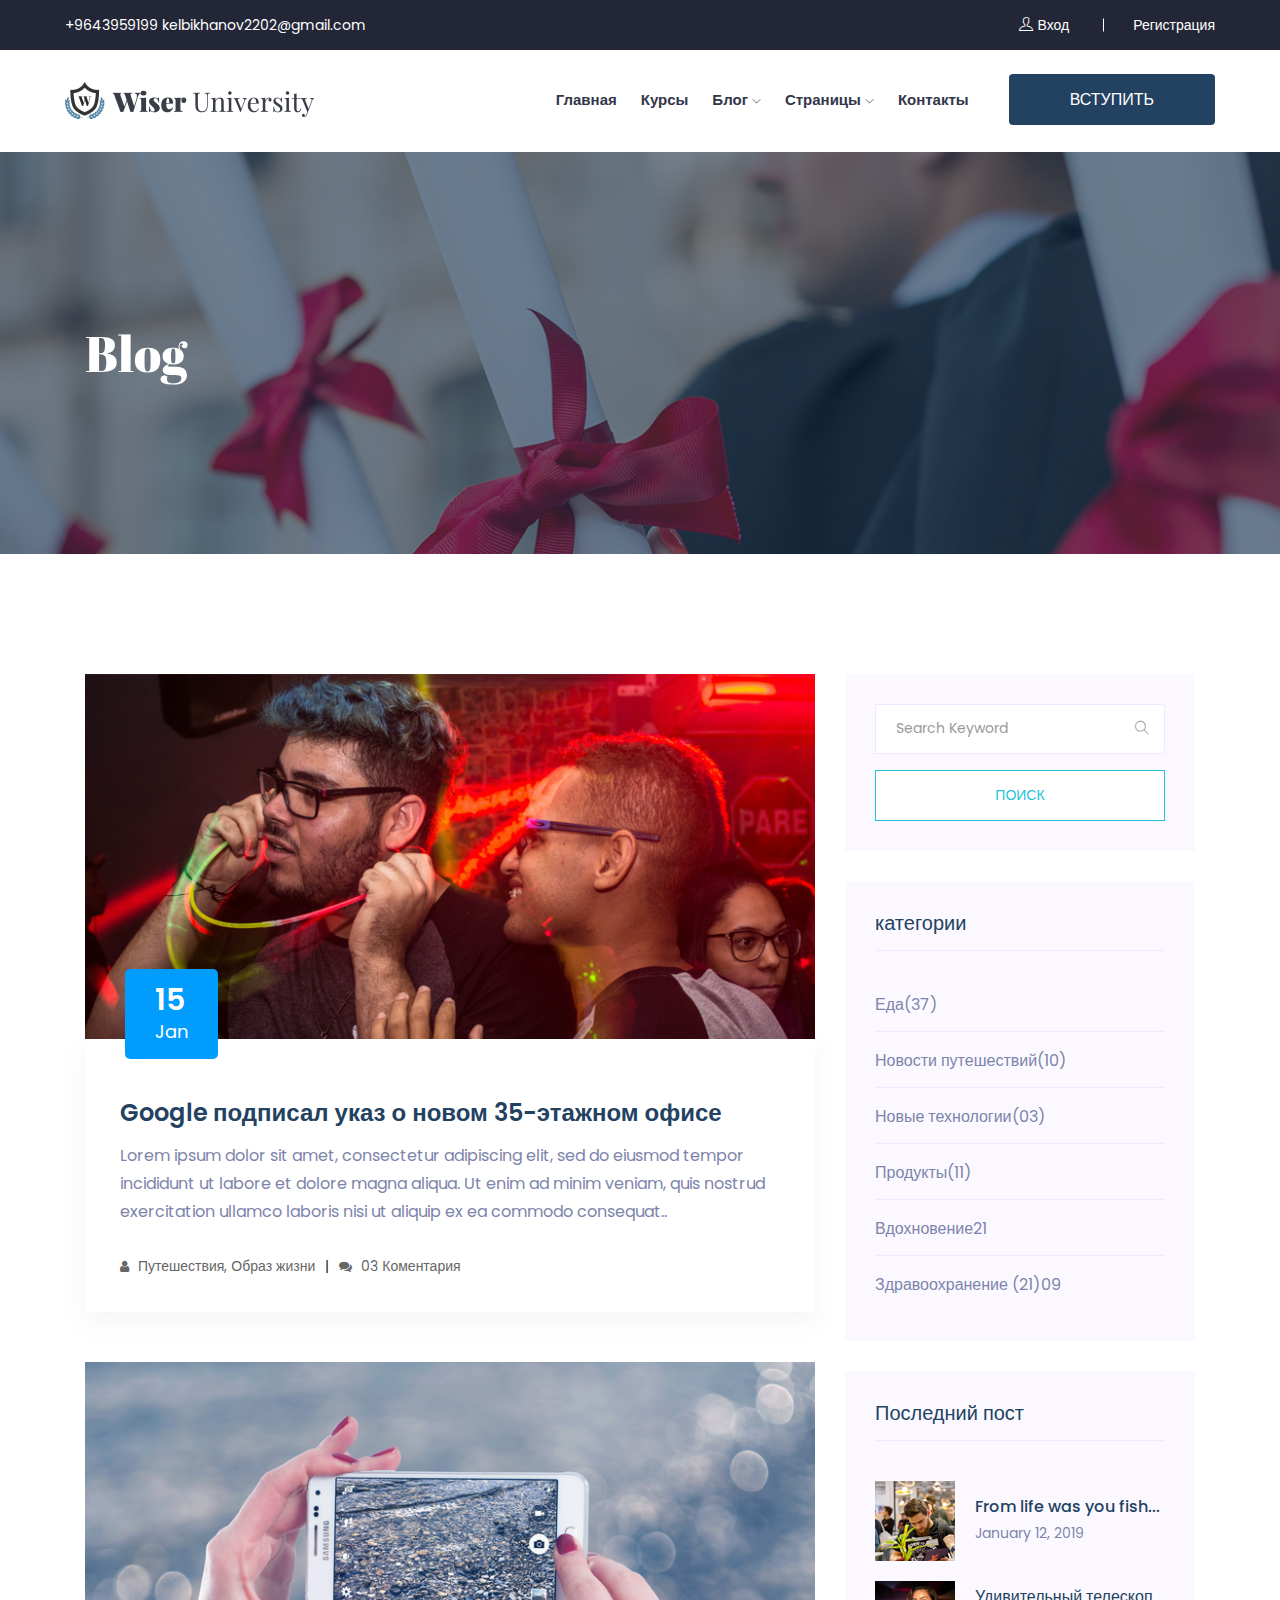
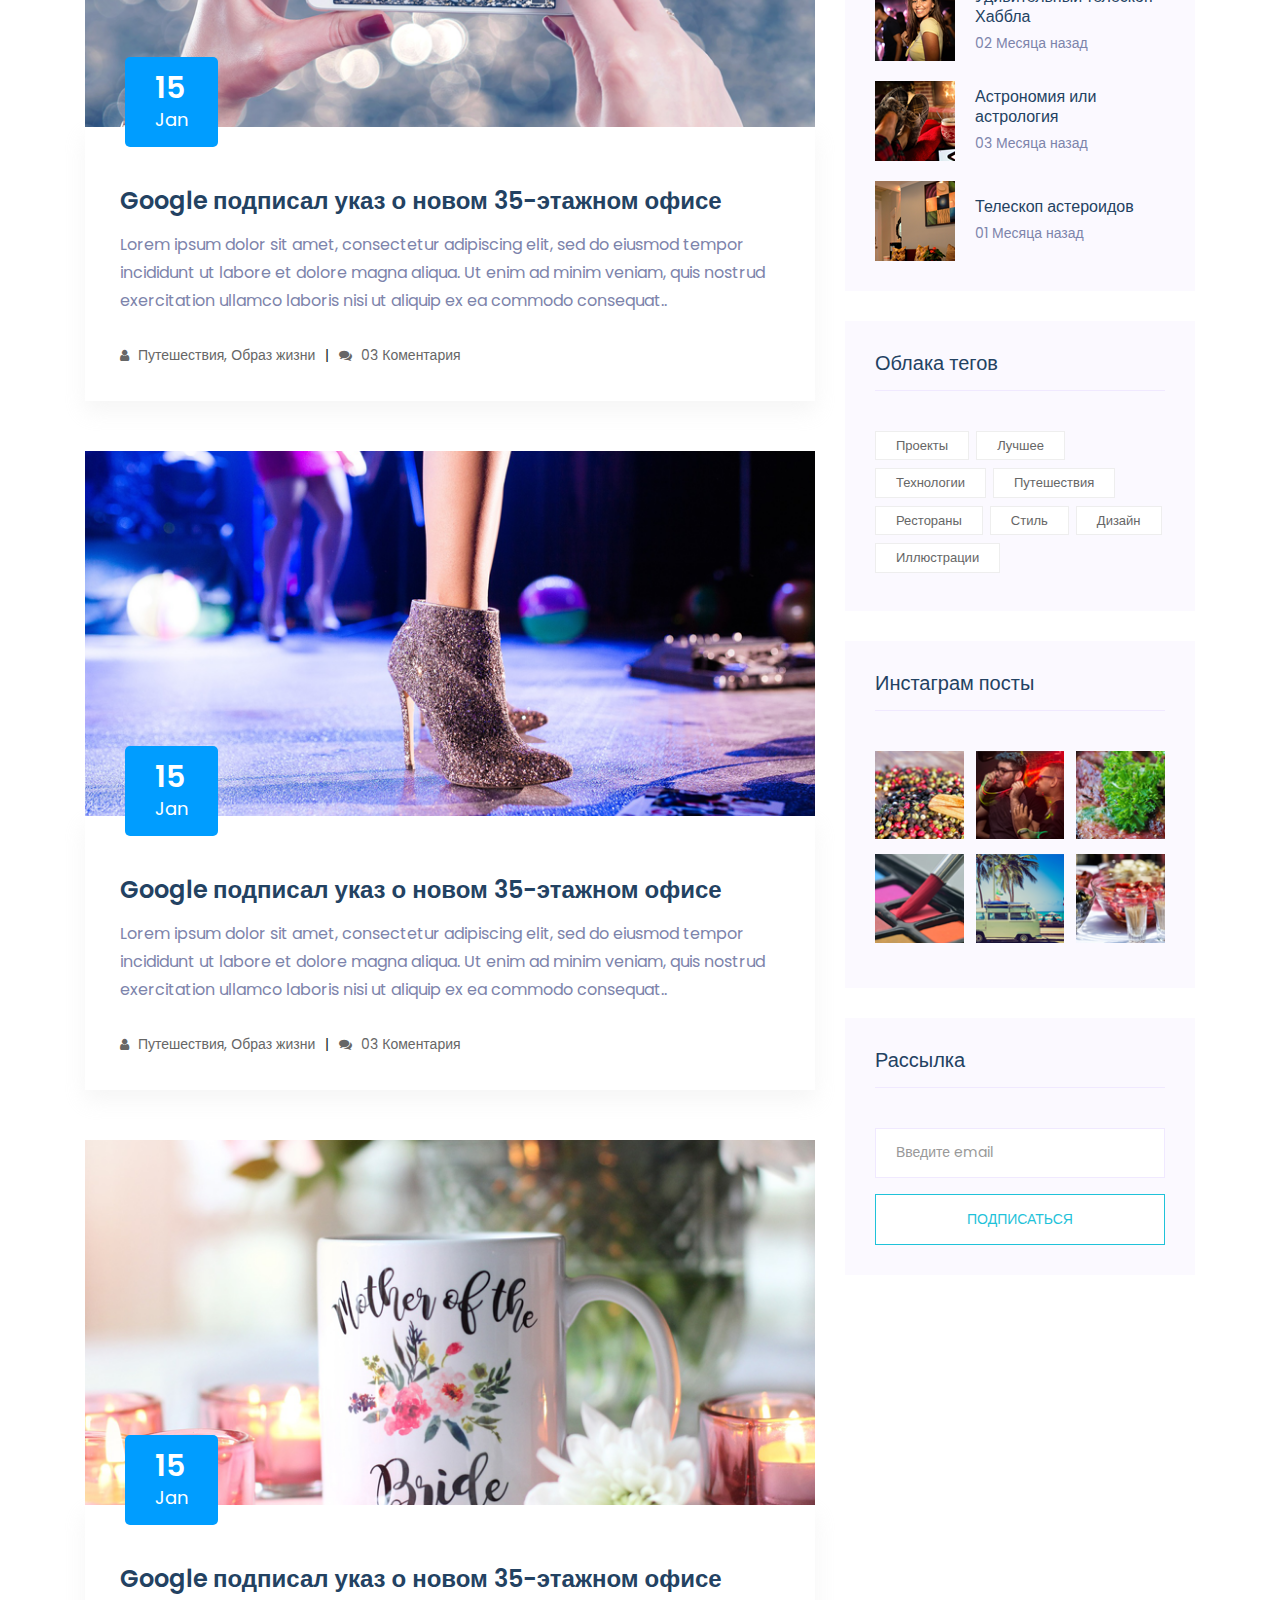
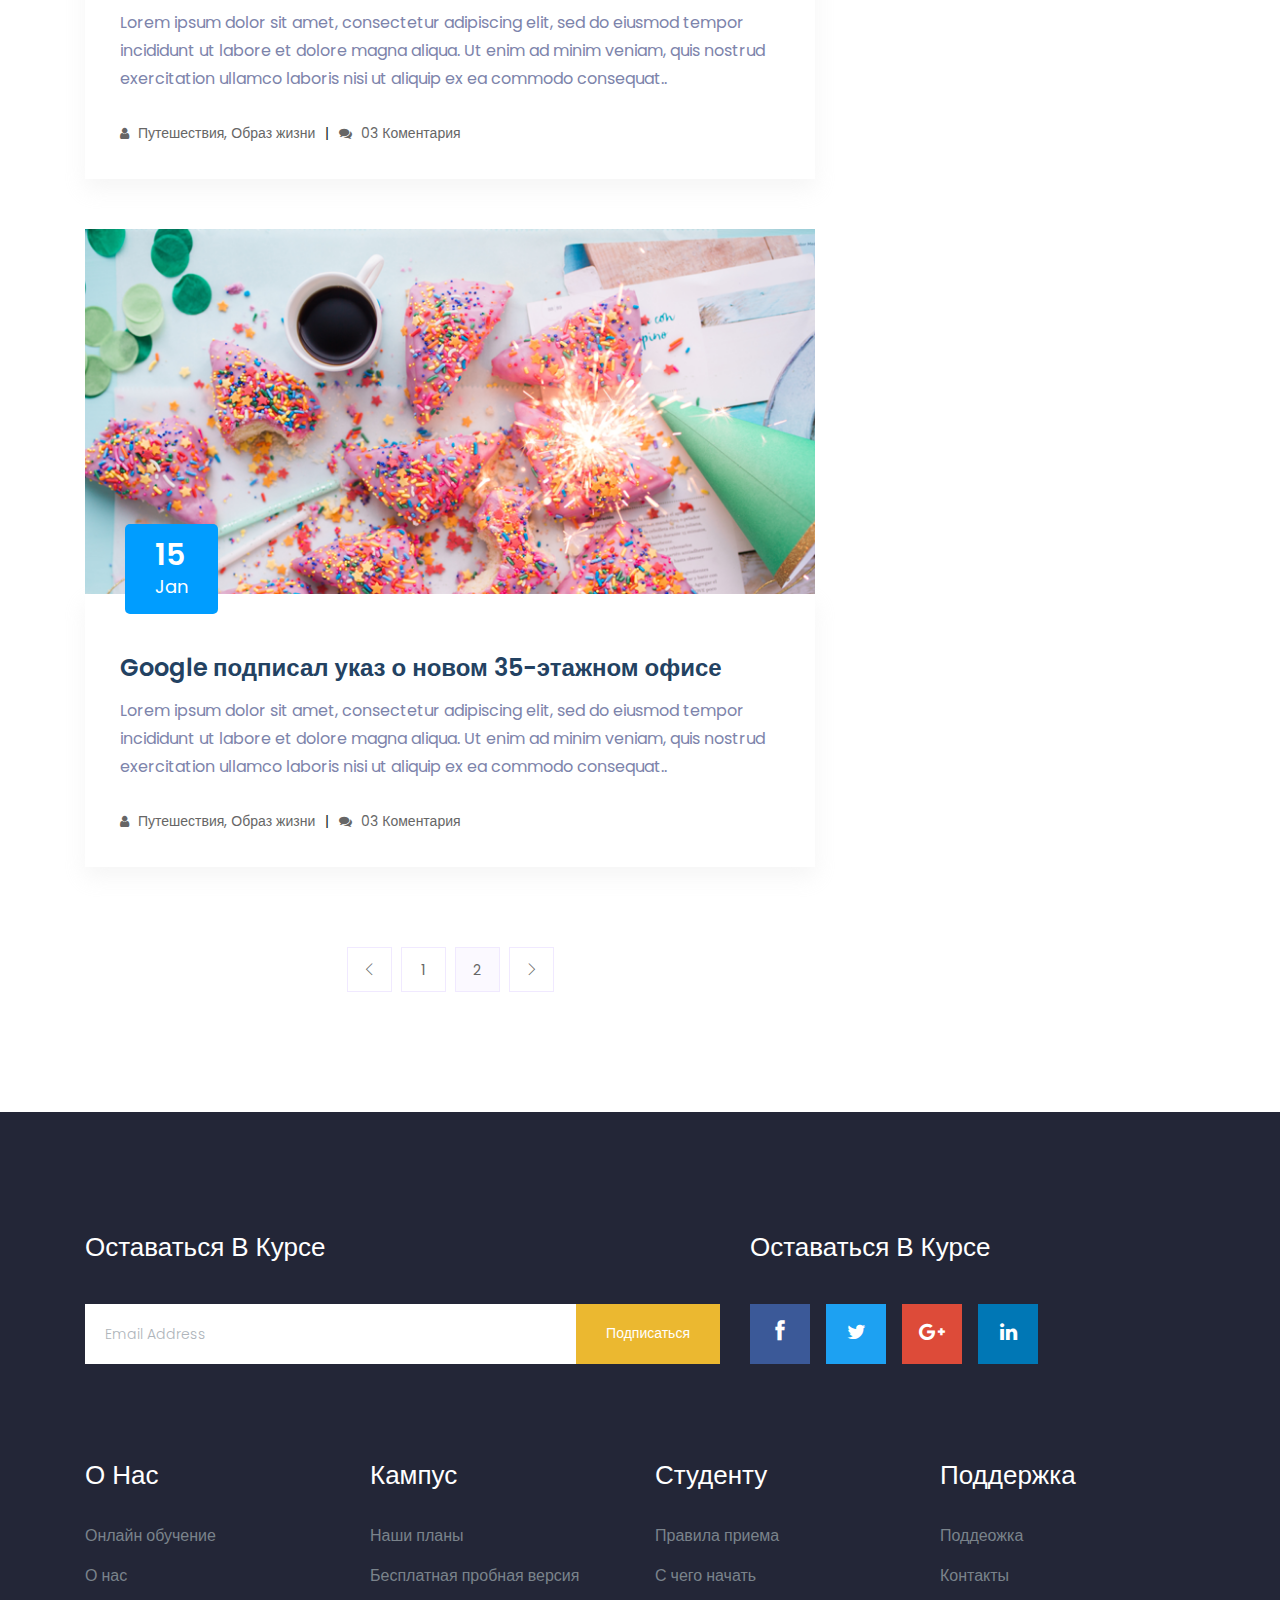
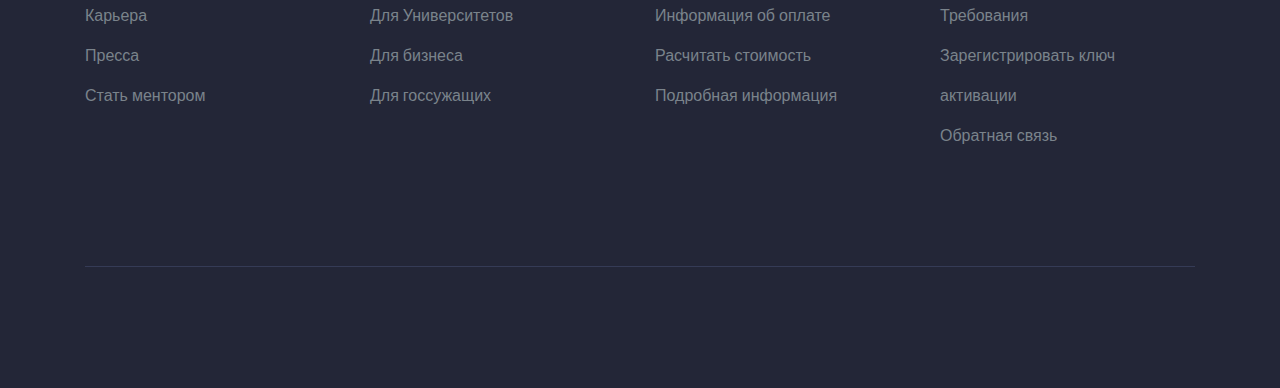
<file: blog.html>
<!doctype html>
<html class="no-js" lang="zxx">

<head>
    <meta charset="utf-8">
    <meta http-equiv="x-ua-compatible" content="ie=edge">
    <title>Блог</title>
    <meta name="description" content="">
    <meta name="viewport" content="width=device-width, initial-scale=1">

    <!-- <link rel="manifest" href="site.webmanifest"> -->
    <link rel="shortcut icon" type="image/x-icon" href="img/favicon.png">
    <!-- Place favicon.ico in the root directory -->

    <!-- CSS here -->
    <link rel="stylesheet" href="css/bootstrap.min.css">
    <link rel="stylesheet" href="css/owl.carousel.min.css">
    <link rel="stylesheet" href="css/magnific-popup.css">
    <link rel="stylesheet" href="css/font-awesome.min.css">
    <link rel="stylesheet" href="css/themify-icons.css">
    <link rel="stylesheet" href="css/nice-select.css">
    <link rel="stylesheet" href="css/flaticon.css">
    <link rel="stylesheet" href="css/gijgo.css">
    <link rel="stylesheet" href="css/animate.css">
    <link rel="stylesheet" href="css/slicknav.css">
    <link rel="stylesheet" href="css/style.css">
</head>

<body>
    <header>
        <div class="header-area ">
            <div class="header-top_area">
                <div class="container-fluid">
                    <div class="row">
                        <div class="col-lg-12">
                            <div class="header_top_wrap d-flex justify-content-between align-items-center">
                                <div class="text_wrap">
                                    <p><span>+9643959199</span> <span>kelbikhanov2202@gmail.com</span></p>
                                </div>
                                <div class="text_wrap">
                                    <p><a href="./login.html"> <i class="ti-user"></i>  Вход</a> <a href="./reg.html">Регистрация</a></p>
                                </div>
                            </div>
                        </div>
                    </div>
                </div>
            </div>
            <div id="sticky-header" class="main-header-area">
                <div class="container-fluid">
                    <div class="row">
                        <div class="col-lg-12">
                            <div class="header_wrap d-flex justify-content-between align-items-center">
                                <div class="header_left">
                                    <div class="logo">
                                        <a href="index.html">
                                            <img src="img/logo.png" alt="">
                                        </a>
                                    </div>
                                </div>
                                <div class="header_right d-flex align-items-center">
                                    <div class="main-menu  d-none d-lg-block">
                                        <nav>
                                            <ul id="navigation">
                                                <li><a  href="index.html">Главная</a></li>
                                                <li><a href="Courses.html">Курсы</a></li>
                                                <li><a href="#">Блог <i class="ti-angle-down"></i></a>
                                                    <ul class="submenu">
                                                        <li><a href="blog.html">Блог</a></li>
                                                    </ul>
                                                </li>
                                                <li><a href="#">Страницы <i class="ti-angle-down"></i></a>
                                                    <ul class="submenu">
                                                        <li><a href="Event.html">события</a></li>
                                                        <li><a href="event_details.html">Детали события</a></li>
                                                        <li><a href="Admissions.html">Прием</a></li>
                                                    </ul>
                                                </li>
                                                <li><a href="contact.html">Контакты</a></li>
                                            </ul>
                                        </nav>
                                    </div>
                                    <div class="Appointment">
                                        <div class="book_btn d-none d-lg-block">
                                            <a data-scroll-nav='1' href="#">Вступить</a>
                                        </div>
                                    </div>
                                </div>
                            </div>
                        </div>
                        <div class="col-12">
                            <div class="mobile_menu d-block d-lg-none"></div>
                        </div>
                    </div>
                </div>
            </div>
        </div>
    </header>
    <div class="bradcam_area breadcam_bg">
        <div class="container">
            <div class="row">
                <div class="col-xl-12">
                    <div class="bradcam_text">
                        <h3>Blog</h3>
                    </div>
                </div>
            </div>
        </div>
    </div>
    <section class="blog_area section-padding">
        <div class="container">
            <div class="row">
                <div class="col-lg-8 mb-5 mb-lg-0">
                    <div class="blog_left_sidebar">
                        <article class="blog_item">
                            <div class="blog_item_img">
                                <img class="card-img rounded-0" src="img/blog/single_blog_1.png" alt="">
                                <a href="#" class="blog_item_date">
                                    <h3>15</h3>
                                    <p>Jan</p>
                                </a>
                            </div>

                            <div class="blog_details">
                                <a class="d-inline-block" href="#">
                                    <h2>Google подписал указ о новом 35-этажном офисе</h2>
                                </a>
                                <p>Lorem ipsum dolor sit amet, consectetur adipiscing elit, sed do eiusmod tempor incididunt ut labore et dolore magna aliqua. 
                                    Ut enim ad minim veniam, quis nostrud exercitation ullamco laboris nisi ut aliquip ex ea commodo consequat..</p>
                                <ul class="blog-info-link">
                                    <li><a href="#"><i class="fa fa-user"></i> Путешествия, Образ жизни</a></li>
                                    <li><a href="#"><i class="fa fa-comments"></i> 03 Коментария</a></li>
                                </ul>
                            </div>
                        </article>

                        <article class="blog_item">
                            <div class="blog_item_img">
                                <img class="card-img rounded-0" src="img/blog/single_blog_2.png" alt="">
                                <a href="#" class="blog_item_date">
                                    <h3>15</h3>
                                    <p>Jan</p>
                                </a>
                            </div>

                            <div class="blog_details">
                                <a class="d-inline-block" href="#">
                                    <h2>Google подписал указ о новом 35-этажном офисе</h2>
                                </a>
                                <p>Lorem ipsum dolor sit amet, consectetur adipiscing elit, sed do eiusmod tempor incididunt ut labore et dolore magna aliqua. 
                                    Ut enim ad minim veniam, quis nostrud exercitation ullamco laboris nisi ut aliquip ex ea commodo consequat..</p>
                                <ul class="blog-info-link">
                                    <li><a href="#"><i class="fa fa-user"></i> Путешествия, Образ жизни</a></li>
                                    <li><a href="#"><i class="fa fa-comments"></i> 03 Коментария</a></li>
                                </ul>
                            </div>
                        </article>

                        <article class="blog_item">
                            <div class="blog_item_img">
                                <img class="card-img rounded-0" src="img/blog/single_blog_3.png" alt="">
                                <a href="#" class="blog_item_date">
                                    <h3>15</h3>
                                    <p>Jan</p>
                                </a>
                            </div>

                            <div class="blog_details">
                                <a class="d-inline-block" href="#">
                                    <h2>Google подписал указ о новом 35-этажном офисе</h2>
                                </a>
                                <p>Lorem ipsum dolor sit amet, consectetur adipiscing elit, sed do eiusmod tempor incididunt ut labore et dolore magna aliqua. 
                                    Ut enim ad minim veniam, quis nostrud exercitation ullamco laboris nisi ut aliquip ex ea commodo consequat..</p>
                                <ul class="blog-info-link">
                                    <li><a href="#"><i class="fa fa-user"></i> Путешествия, Образ жизни</a></li>
                                    <li><a href="#"><i class="fa fa-comments"></i> 03 Коментария</a></li>
                                </ul>
                            </div>
                        </article>

                        <article class="blog_item">
                            <div class="blog_item_img">
                                <img class="card-img rounded-0" src="img/blog/single_blog_4.png" alt="">
                                <a href="#" class="blog_item_date">
                                    <h3>15</h3>
                                    <p>Jan</p>
                                </a>
                            </div>

                            <div class="blog_details">
                                <a class="d-inline-block" href="#">
                                    <h2>Google подписал указ о новом 35-этажном офисе</h2>
                                </a>
                                <p>Lorem ipsum dolor sit amet, consectetur adipiscing elit, sed do eiusmod tempor incididunt ut labore et dolore magna aliqua. 
                                    Ut enim ad minim veniam, quis nostrud exercitation ullamco laboris nisi ut aliquip ex ea commodo consequat..</p>
                                <ul class="blog-info-link">
                                    <li><a href="#"><i class="fa fa-user"></i> Путешествия, Образ жизни</a></li>
                                    <li><a href="#"><i class="fa fa-comments"></i> 03 Коментария</a></li>
                                </ul>
                            </div>
                        </article>

                        <article class="blog_item">
                            <div class="blog_item_img">
                                <img class="card-img rounded-0" src="img/blog/single_blog_5.png" alt="">
                                <a href="#" class="blog_item_date">
                                    <h3>15</h3>
                                    <p>Jan</p>
                                </a>
                            </div>

                            <div class="blog_details">
                                <a class="d-inline-block" href="#">
                                    <h2>Google подписал указ о новом 35-этажном офисе</h2>
                                </a>
                                <p>Lorem ipsum dolor sit amet, consectetur adipiscing elit, sed do eiusmod tempor incididunt ut labore et dolore magna aliqua. 
                                    Ut enim ad minim veniam, quis nostrud exercitation ullamco laboris nisi ut aliquip ex ea commodo consequat..</p>
                                <ul class="blog-info-link">
                                    <li><a href="#"><i class="fa fa-user"></i> Путешествия, Образ жизни</a></li>
                                    <li><a href="#"><i class="fa fa-comments"></i> 03 Коментария</a></li>
                                </ul>
                            </div>
                        </article>

                        <nav class="blog-pagination justify-content-center d-flex">
                            <ul class="pagination">
                                <li class="page-item">
                                    <a href="#" class="page-link" aria-label="Previous">
                                        <i class="ti-angle-left"></i>
                                    </a>
                                </li>
                                <li class="page-item">
                                    <a href="#" class="page-link">1</a>
                                </li>
                                <li class="page-item active">
                                    <a href="#" class="page-link">2</a>
                                </li>
                                <li class="page-item">
                                    <a href="#" class="page-link" aria-label="Next">
                                        <i class="ti-angle-right"></i>
                                    </a>
                                </li>
                            </ul>
                        </nav>
                    </div>
                </div>
                <div class="col-lg-4">
                    <div class="blog_right_sidebar">
                        <aside class="single_sidebar_widget search_widget">
                            <form action="#">
                                <div class="form-group">
                                    <div class="input-group mb-3">
                                        <input type="text" class="form-control" placeholder='Search Keyword'
                                            onfocus="this.placeholder = ''"
                                            onblur="this.placeholder = 'Search Keyword'">
                                        <div class="input-group-append">
                                            <button class="btn" type="button"><i class="ti-search"></i></button>
                                        </div>
                                    </div>
                                </div>
                                <button class="button rounded-0 primary-bg text-white w-100 btn_1 boxed-btn"
                                    type="submit">Поиск</button>
                            </form>
                        </aside>

                        <aside class="single_sidebar_widget post_category_widget">
                            <h4 class="widget_title">категории</h4>
                            <ul class="list cat-list">
                                <li>
                                    <a href="#" class="d-flex">
                                        <p>Еда</p>
                                        <p>(37)</p>
                                    </a>
                                </li>
                                <li>
                                    <a href="#" class="d-flex">
                                        <p>Новости путешествий</p>
                                        <p>(10)</p>
                                    </a>
                                </li>
                                <li>
                                    <a href="#" class="d-flex">
                                        <p>Новые технологии</p>
                                        <p>(03)</p>
                                    </a>
                                </li>
                                <li>
                                    <a href="#" class="d-flex">
                                        <p>Продукты</p>
                                        <p>(11)</p>
                                    </a>
                                </li>
                                <li>
                                    <a href="#" class="d-flex">
                                        <p>Вдохновение</p>
                                        <p>21</p>
                                    </a>
                                </li>
                                <li>
                                    <a href="#" class="d-flex">
                                        <p>Здравоохранение (21)</p>
                                        <p>09</p>
                                    </a>
                                </li>
                            </ul>
                        </aside>

                        <aside class="single_sidebar_widget popular_post_widget">
                            <h3 class="widget_title">Последний пост</h3>
                            <div class="media post_item">
                                <img src="img/post/post_1.png" alt="post">
                                <div class="media-body">
                                    <a href="#">
                                        <h3>From life was you fish...</h3>
                                    </a>
                                    <p>January 12, 2019</p>
                                </div>
                            </div>
                            <div class="media post_item">
                                <img src="img/post/post_2.png" alt="post">
                                <div class="media-body">
                                    <a href="#">
                                        <h3>Удивительный телескоп Хаббла</h3>
                                    </a>
                                    <p>02 Месяца назад</p>
                                </div>
                            </div>
                            <div class="media post_item">
                                <img src="img/post/post_3.png" alt="post">
                                <div class="media-body">
                                    <a href="#">
                                        <h3>Астрономия или астрология</h3>
                                    </a>
                                    <p>03 Месяца назад</p>
                                </div>
                            </div>
                            <div class="media post_item">
                                <img src="img/post/post_4.png" alt="post">
                                <div class="media-body">
                                    <a href="#">
                                        <h3>Телескоп астероидов</h3>
                                    </a>
                                    <p>01 Месяца назад</p>
                                </div>
                            </div>
                        </aside>
                        <aside class="single_sidebar_widget tag_cloud_widget">
                            <h4 class="widget_title">Облака тегов</h4>
                            <ul class="list">
                                <li>
                                    <a href="#">Проекты</a>
                                </li>
                                <li>
                                    <a href="#">Лучшее</a>
                                </li>
                                <li>
                                    <a href="#">Технологии</a>
                                </li>
                                <li>
                                    <a href="#">Путешествия</a>
                                </li>
                                <li>
                                    <a href="#">Рестораны</a>
                                </li>
                                <li>
                                    <a href="#">Стиль</a>
                                </li>
                                <li>
                                    <a href="#">Дизайн</a>
                                </li>
                                <li>
                                    <a href="#">Иллюстрации</a>
                                </li>
                            </ul>
                        </aside>


                        <aside class="single_sidebar_widget instagram_feeds">
                            <h4 class="widget_title">Инстаграм посты</h4>
                            <ul class="instagram_row flex-wrap">
                                <li>
                                    <a href="#">
                                        <img class="img-fluid" src="img/post/post_5.png" alt="">
                                    </a>
                                </li>
                                <li>
                                    <a href="#">
                                        <img class="img-fluid" src="img/post/post_6.png" alt="">
                                    </a>
                                </li>
                                <li>
                                    <a href="#">
                                        <img class="img-fluid" src="img/post/post_7.png" alt="">
                                    </a>
                                </li>
                                <li>
                                    <a href="#">
                                        <img class="img-fluid" src="img/post/post_8.png" alt="">
                                    </a>
                                </li>
                                <li>
                                    <a href="#">
                                        <img class="img-fluid" src="img/post/post_9.png" alt="">
                                    </a>
                                </li>
                                <li>
                                    <a href="#">
                                        <img class="img-fluid" src="img/post/post_10.png" alt="">
                                    </a>
                                </li>
                            </ul>
                        </aside>


                        <aside class="single_sidebar_widget newsletter_widget">
                            <h4 class="widget_title">Рассылка</h4>

                            <form action="#">
                                <div class="form-group">
                                    <input type="email" class="form-control" onfocus="this.placeholder = ''"
                                        onblur="this.placeholder = 'Enter email'" placeholder='Введите email' required>
                                </div>
                                <button class="button rounded-0 primary-bg text-white w-100 btn_1 boxed-btn"
                                    type="submit">Подписаться</button>
                            </form>
                        </aside>
                    </div>
                </div>
            </div>
        </div>
    </section>

    <footer class="footer">
        <div class="footer_top">
            <div class="container">
                <div class="newsLetter_wrap">
                    <div class="row justify-content-between">
                        <div class="col-md-7">
                            <div class="footer_widget">
                                <h3 class="footer_title">
                                    Оставаться в курсе
                                </h3>
                                <form action="#" class="newsletter_form">
                                    <input type="text" placeholder="Email Address">
                                    <button type="submit">Подписаться</button>
                                </form>
                            </div>
                        </div>
                        <div class="col-md-12 col-lg-5">
                            <div class="footer_widget">
                                <h3 class="footer_title">
                                    Оставаться в курсе
                                </h3>
                                <div class="socail_links">
                                    <ul>
                                        <li>
                                            <a href="#">
                                                <i class="ti-facebook"></i>
                                            </a>
                                        </li>
                                        <li>
                                            <a href="#">
                                                <i class="fa fa-twitter"></i>
                                            </a>
                                        </li>
                                        <li>
                                            <a href="#">
                                                <i class="fa fa-google-plus"></i>
                                            </a>
                                        </li>
                                        <li>
                                            <a href="#">
                                                <i class="fa fa-linkedin"></i>
                                            </a>
                                        </li>
                                    </ul>
                                </div>
    
                            </div>
                        </div>
                    </div>
                </div>
                <div class="row">
                    <div class="col-xl-3 col-md-6 col-lg-3">
                        <div class="footer_widget">
                            <h3 class="footer_title">
                                О нас
                            </h3>
                            <ul>
                                <li><a href="#">Онлайн обучение</a></li>
                                <li><a href="#">О нас</a></li>
                                <li><a href="#">Карьера</a></li>
                                <li><a href="#">Пресса</a></li>
                                <li><a href="#">Стать ментором</a></li>
                            </ul>
                        </div>
                    </div>
                    <div class="col-xl-3 col-md-6 col-lg-3">
                        <div class="footer_widget">
                            <h3 class="footer_title">
                                Кампус
                            </h3>
                            <ul>
                                <li><a href="#">Наши планы</a></li>
                                <li><a href="#">Бесплатная пробная версия</a></li>
                                <li><a href="#">Для Университетов</a></li>
                                <li><a href="#">Для бизнеса</a></li>
                                <li><a href="#">Для госсужащих</a></li>
                            </ul>
                        </div>
                    </div>
                    <div class="col-xl-3 col-md-6 col-lg-3">
                        <div class="footer_widget">
                            <h3 class="footer_title">
                                Студенту
                            </h3>
                            <ul>
                                <li><a href="#">Правила приема</a></li>
                                <li><a href="#">С чего начать</a></li>
                                <li><a href="#">Информация об оплате</a></li>
                                <li><a href="#">Расчитать стоимость</a></li>
                                <li><a href="#">Подробная информация</a></li>
                            </ul>
                        </div>
                    </div>
                    <div class="col-xl-3 col-md-6 col-lg-3">
                        <div class="footer_widget">
                            <h3 class="footer_title">
                                Поддержка
                            </h3>
                            <ul>
                                <li><a href="#">Поддеожка</a></li>
                                <li><a href="#">Контакты</a></li>
                                <li><a href="#">Требования</a></li>
                                <li><a href="#">Зарегистрировать ключ активации</a></li>
                                <li><a href="#">Обратная связь</a></li>
                            </ul>
                        </div>
                    </div>
                </div>
            </div>
        </div>
        <div class="copy-right_text">
            <div class="container">
                <div class="footer_border"></div>
                <div class="row">
                    <div class="col-xl-12">
                        <p class="copy_right text-center">
                        </p>
                    </div>
                </div>
            </div>
        </div>
    </footer>
    
    <script src="js/vendor/modernizr-3.5.0.min.js"></script>
    <script src="js/vendor/jquery-1.12.4.min.js"></script>
    <script src="js/popper.min.js"></script>
    <script src="js/bootstrap.min.js"></script>
    <script src="js/owl.carousel.min.js"></script>
    <script src="js/isotope.pkgd.min.js"></script>
    <script src="js/ajax-form.js"></script>
    <script src="js/waypoints.min.js"></script>
    <script src="js/jquery.counterup.min.js"></script>
    <script src="js/imagesloaded.pkgd.min.js"></script>
    <script src="js/scrollIt.js"></script>
    <script src="js/jquery.scrollUp.min.js"></script>
    <script src="js/wow.min.js"></script>
    <script src="js/nice-select.min.js"></script>
    <script src="js/jquery.slicknav.min.js"></script>
    <script src="js/jquery.magnific-popup.min.js"></script>
    <script src="js/plugins.js"></script>
    <script src="js/gijgo.min.js"></script>

    <!--contact js-->
    <script src="js/contact.js"></script>
    <script src="js/jquery.ajaxchimp.min.js"></script>
    <script src="js/jquery.form.js"></script>
    <script src="js/jquery.validate.min.js"></script>
    <script src="js/mail-script.js"></script>

    <script src="js/main.js"></script>
    <script>
        $('#datepicker').datepicker({
            iconsLibrary: 'fontawesome',
            icons: {
             rightIcon: '<span class="fa fa-caret-down"></span>'
         }
        });
        $('#datepicker2').datepicker({
            iconsLibrary: 'fontawesome',
            icons: {
             rightIcon: '<span class="fa fa-caret-down"></span>'
         }

        });
    </script>
</body>
</html>
</file>
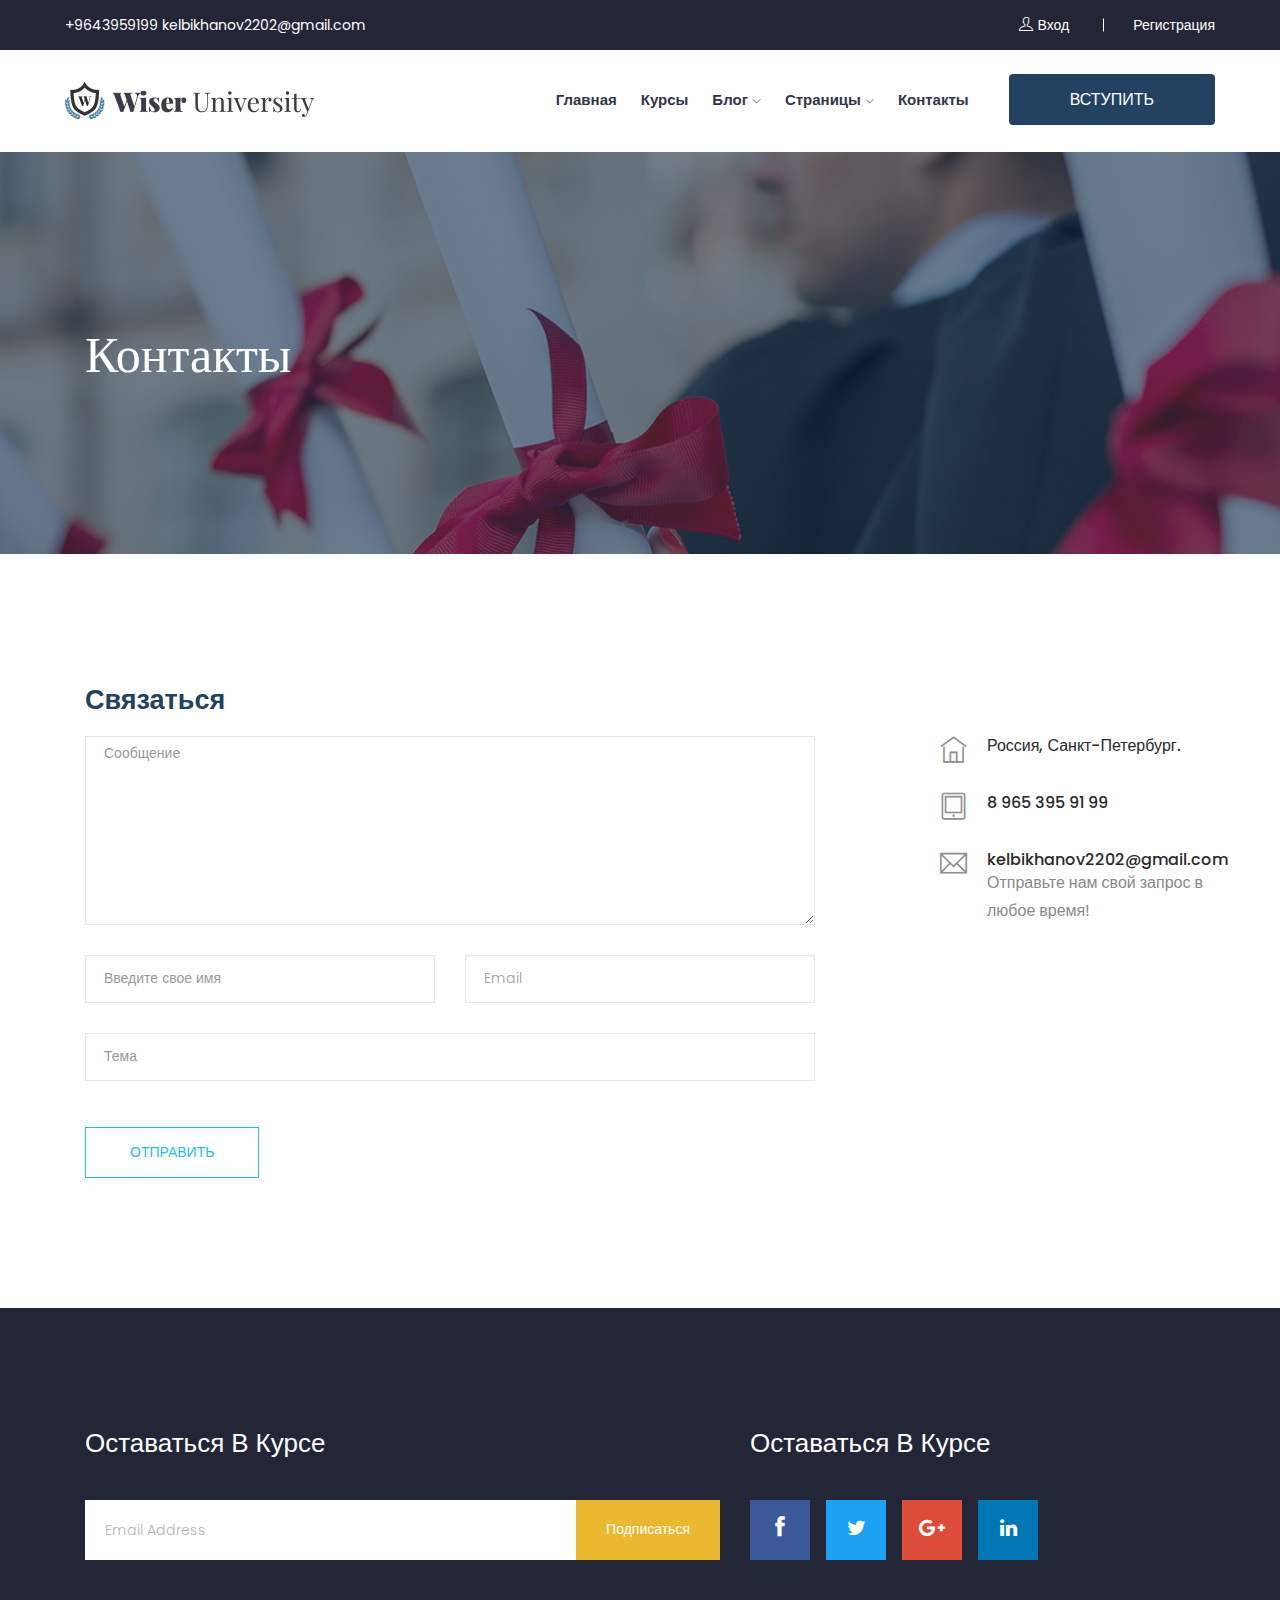
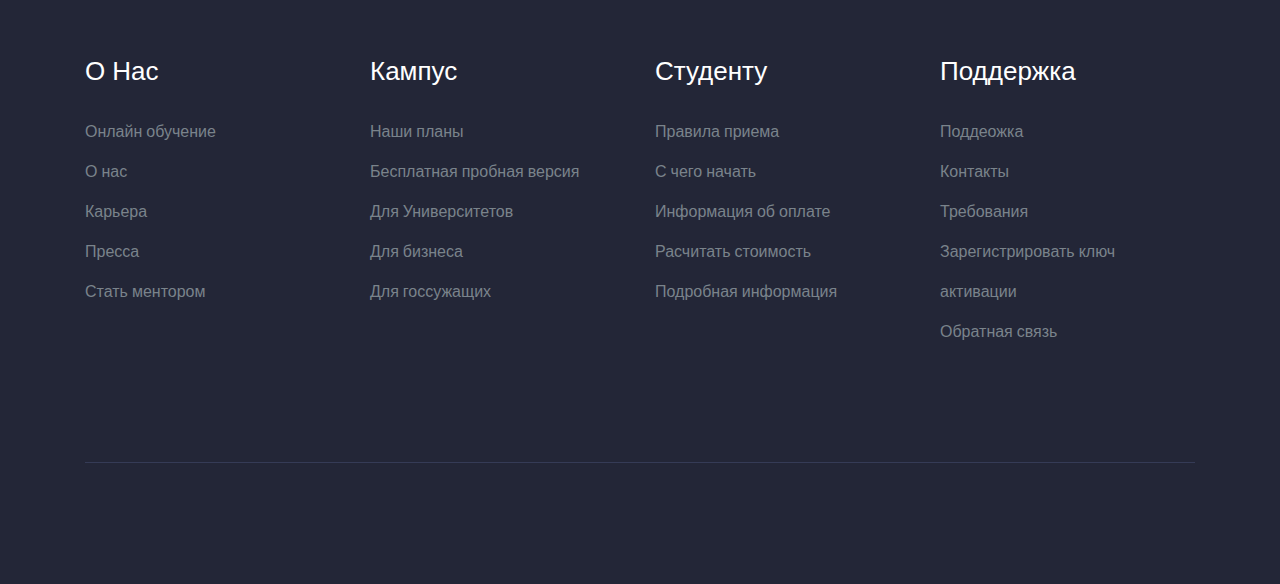
<file: contact.html>
<!doctype html>
<html class="no-js" lang="zxx">

<head>
    <meta charset="utf-8">
    <meta http-equiv="x-ua-compatible" content="ie=edge">
    <title>Образование</title>
    <meta name="description" content="">
    <meta name="viewport" content="width=device-width, initial-scale=1">

    <!-- <link rel="manifest" href="site.webmanifest"> -->
    <link rel="shortcut icon" type="image/x-icon" href="img/favicon.png">
    <!-- Place favicon.ico in the root directory -->

    <!-- CSS here -->
    <link rel="stylesheet" href="css/bootstrap.min.css">
    <link rel="stylesheet" href="css/owl.carousel.min.css">
    <link rel="stylesheet" href="css/magnific-popup.css">
    <link rel="stylesheet" href="css/font-awesome.min.css">
    <link rel="stylesheet" href="css/themify-icons.css">
    <link rel="stylesheet" href="css/nice-select.css">
    <link rel="stylesheet" href="css/flaticon.css">
    <link rel="stylesheet" href="css/gijgo.css">
    <link rel="stylesheet" href="css/animate.css">
    <link rel="stylesheet" href="css/slicknav.css">
    <link rel="stylesheet" href="css/style.css">
</head>

<body>
    <header>
        <div class="header-area ">
            <div class="header-top_area">
                <div class="container-fluid">
                    <div class="row">
                        <div class="col-lg-12">
                            <div class="header_top_wrap d-flex justify-content-between align-items-center">
                                <div class="text_wrap">
                                    <p><span>+9643959199</span> <span>kelbikhanov2202@gmail.com</span></p>
                                </div>
                                <div class="text_wrap">
                                    <p><a href="./login.html"> <i class="ti-user"></i>  Вход</a> <a href="./reg.html">Регистрация</a></p>
                                </div>
                            </div>
                        </div>
                    </div>
                </div>
            </div>
            <div id="sticky-header" class="main-header-area">
                <div class="container-fluid">
                    <div class="row">
                        <div class="col-lg-12">
                            <div class="header_wrap d-flex justify-content-between align-items-center">
                                <div class="header_left">
                                    <div class="logo">
                                        <a href="index.html">
                                            <img src="img/logo.png" alt="">
                                        </a>
                                    </div>
                                </div>
                                <div class="header_right d-flex align-items-center">
                                    <div class="main-menu  d-none d-lg-block">
                                        <nav>
                                            <ul id="navigation">
                                                <li><a  href="index.html">Главная</a></li>
                                                <li><a href="Courses.html">Курсы</a></li>
                                                <li><a href="#">Блог <i class="ti-angle-down"></i></a>
                                                    <ul class="submenu">
                                                        <li><a href="blog.html">Блог</a></li>
                                                    </ul>
                                                </li>
                                                <li><a href="#">Страницы <i class="ti-angle-down"></i></a>
                                                    <ul class="submenu">
                                                        <li><a href="Event.html">события</a></li>
                                                        <li><a href="event_details.html">Детали события</a></li>
                                                        <li><a href="Admissions.html">Прием</a></li>
                                                    </ul>
                                                </li>
                                                <li><a href="contact.html">Контакты</a></li>
                                            </ul>
                                        </nav>
                                    </div>
                                    <div class="Appointment">
                                        <div class="book_btn d-none d-lg-block">
                                            <a data-scroll-nav='1' href="#">Вступить</a>
                                        </div>
                                    </div>
                                </div>
                            </div>
                        </div>
                        <div class="col-12">
                            <div class="mobile_menu d-block d-lg-none"></div>
                        </div>
                    </div>
                </div>
            </div>
        </div>
    </header>
    <div class="bradcam_area breadcam_bg">
        <div class="container">
            <div class="row">
                <div class="col-xl-12">
                    <div class="bradcam_text">
                        <h3>Контакты</h3>
                    </div>
                </div>
            </div>
        </div>
    </div>
    <section class="contact-section">
            <div class="container">
                <div class="row">
                    <div class="col-12">
                        <h2 class="contact-title">Связаться</h2>
                    </div>
                    <div class="col-lg-8">
                        <form class="form-contact contact_form" action="contact_process.php" method="post" id="contactForm" novalidate="novalidate">
                            <div class="row">
                                <div class="col-12">
                                    <div class="form-group">
                                        <textarea class="form-control w-100" name="message" id="message" cols="30" rows="9" onfocus="this.placeholder = ''" onblur="this.placeholder = 'Введите сообщение'" placeholder="Сообщение"></textarea>
                                    </div>
                                </div>
                                <div class="col-sm-6">
                                    <div class="form-group">
                                        <input class="form-control valid" name="name" id="name" type="text" onfocus="this.placeholder = ''" onblur="this.placeholder = 'Введите имя'" placeholder="Введите свое имя">
                                    </div>
                                </div>
                                <div class="col-sm-6">
                                    <div class="form-group">
                                        <input class="form-control valid" name="email" id="email" type="email" onfocus="this.placeholder = ''" onblur="this.placeholder = 'Введите email адрес'" placeholder="Email">
                                    </div>
                                </div>
                                <div class="col-12">
                                    <div class="form-group">
                                        <input class="form-control" name="subject" id="subject" type="text" onfocus="this.placeholder = ''" onblur="this.placeholder = 'Укажите тему'" placeholder="Тема">
                                    </div>
                                </div>
                            </div>
                            <div class="form-group mt-3">
                                <button type="submit" class="button button-contactForm boxed-btn">Отправить</button>
                            </div>
                        </form>
                    </div>
                    <div class="col-lg-3 offset-lg-1">
                        <div class="media contact-info">
                            <span class="contact-info__icon"><i class="ti-home"></i></span>
                            <div class="media-body">
                                <h3>Россия, Санкт-Петербург.</h3>
                            </div>
                        </div>
                        <div class="media contact-info">
                            <span class="contact-info__icon"><i class="ti-tablet"></i></span>
                            <div class="media-body">
                                <h3>8 965 395 91 99</h3>
                            </div>
                        </div>
                        <div class="media contact-info">
                            <span class="contact-info__icon"><i class="ti-email"></i></span>
                            <div class="media-body">
                                <h3>kelbikhanov2202@gmail.com</h3>
                                <p>Отправьте нам свой запрос в любое время!</p>
                            </div>
                        </div>
                    </div>
                </div>
            </div>
        </section>
    
        <footer class="footer">
            <div class="footer_top">
                <div class="container">
                    <div class="newsLetter_wrap">
                        <div class="row justify-content-between">
                            <div class="col-md-7">
                                <div class="footer_widget">
                                    <h3 class="footer_title">
                                        Оставаться в курсе
                                    </h3>
                                    <form action="#" class="newsletter_form">
                                        <input type="text" placeholder="Email Address">
                                        <button type="submit">Подписаться</button>
                                    </form>
                                </div>
                            </div>
                            <div class="col-md-12 col-lg-5">
                                <div class="footer_widget">
                                    <h3 class="footer_title">
                                        Оставаться в курсе
                                    </h3>
                                    <div class="socail_links">
                                        <ul>
                                            <li>
                                                <a href="#">
                                                    <i class="ti-facebook"></i>
                                                </a>
                                            </li>
                                            <li>
                                                <a href="#">
                                                    <i class="fa fa-twitter"></i>
                                                </a>
                                            </li>
                                            <li>
                                                <a href="#">
                                                    <i class="fa fa-google-plus"></i>
                                                </a>
                                            </li>
                                            <li>
                                                <a href="#">
                                                    <i class="fa fa-linkedin"></i>
                                                </a>
                                            </li>
                                        </ul>
                                    </div>
        
                                </div>
                            </div>
                        </div>
                    </div>
                    <div class="row">
                        <div class="col-xl-3 col-md-6 col-lg-3">
                            <div class="footer_widget">
                                <h3 class="footer_title">
                                    О нас
                                </h3>
                                <ul>
                                    <li><a href="#">Онлайн обучение</a></li>
                                    <li><a href="#">О нас</a></li>
                                    <li><a href="#">Карьера</a></li>
                                    <li><a href="#">Пресса</a></li>
                                    <li><a href="#">Стать ментором</a></li>
                                </ul>
                            </div>
                        </div>
                        <div class="col-xl-3 col-md-6 col-lg-3">
                            <div class="footer_widget">
                                <h3 class="footer_title">
                                    Кампус
                                </h3>
                                <ul>
                                    <li><a href="#">Наши планы</a></li>
                                    <li><a href="#">Бесплатная пробная версия</a></li>
                                    <li><a href="#">Для Университетов</a></li>
                                    <li><a href="#">Для бизнеса</a></li>
                                    <li><a href="#">Для госсужащих</a></li>
                                </ul>
                            </div>
                        </div>
                        <div class="col-xl-3 col-md-6 col-lg-3">
                            <div class="footer_widget">
                                <h3 class="footer_title">
                                    Студенту
                                </h3>
                                <ul>
                                    <li><a href="#">Правила приема</a></li>
                                    <li><a href="#">С чего начать</a></li>
                                    <li><a href="#">Информация об оплате</a></li>
                                    <li><a href="#">Расчитать стоимость</a></li>
                                    <li><a href="#">Подробная информация</a></li>
                                </ul>
                            </div>
                        </div>
                        <div class="col-xl-3 col-md-6 col-lg-3">
                            <div class="footer_widget">
                                <h3 class="footer_title">
                                    Поддержка
                                </h3>
                                <ul>
                                    <li><a href="#">Поддеожка</a></li>
                                    <li><a href="#">Контакты</a></li>
                                    <li><a href="#">Требования</a></li>
                                    <li><a href="#">Зарегистрировать ключ активации</a></li>
                                    <li><a href="#">Обратная связь</a></li>
                                </ul>
                            </div>
                        </div>
                    </div>
                </div>
            </div>
            <div class="copy-right_text">
                <div class="container">
                    <div class="footer_border"></div>
                    <div class="row">
                        <div class="col-xl-12">
                            <p class="copy_right text-center">
                            </p>
                        </div>
                    </div>
                </div>
            </div>
        </footer>

        <script src="js/vendor/modernizr-3.5.0.min.js"></script>
        <script src="js/vendor/jquery-1.12.4.min.js"></script>
        <script src="js/popper.min.js"></script>
        <script src="js/bootstrap.min.js"></script>
        <script src="js/owl.carousel.min.js"></script>
        <script src="js/isotope.pkgd.min.js"></script>
        <script src="js/ajax-form.js"></script>
        <script src="js/waypoints.min.js"></script>
        <script src="js/jquery.counterup.min.js"></script>
        <script src="js/imagesloaded.pkgd.min.js"></script>
        <script src="js/scrollIt.js"></script>
        <script src="js/jquery.scrollUp.min.js"></script>
        <script src="js/wow.min.js"></script>
        <script src="js/nice-select.min.js"></script>
        <script src="js/jquery.slicknav.min.js"></script>
        <script src="js/jquery.magnific-popup.min.js"></script>
        <script src="js/plugins.js"></script>
        <script src="js/gijgo.min.js"></script>
    
        <!--contact js-->
        <script src="js/contact.js"></script>
        <script src="js/jquery.ajaxchimp.min.js"></script>
        <script src="js/jquery.form.js"></script>
        <script src="js/jquery.validate.min.js"></script>
        <script src="js/mail-script.js"></script>
    
        <script src="js/main.js"></script>
        <script>
            $('#datepicker').datepicker({
                iconsLibrary: 'fontawesome',
                icons: {
                 rightIcon: '<span class="fa fa-caret-down"></span>'
             }
            });
            $('#datepicker2').datepicker({
                iconsLibrary: 'fontawesome',
                icons: {
                 rightIcon: '<span class="fa fa-caret-down"></span>'
             }
    
            });
        </script>
    </body>
    
    </html>
</file>
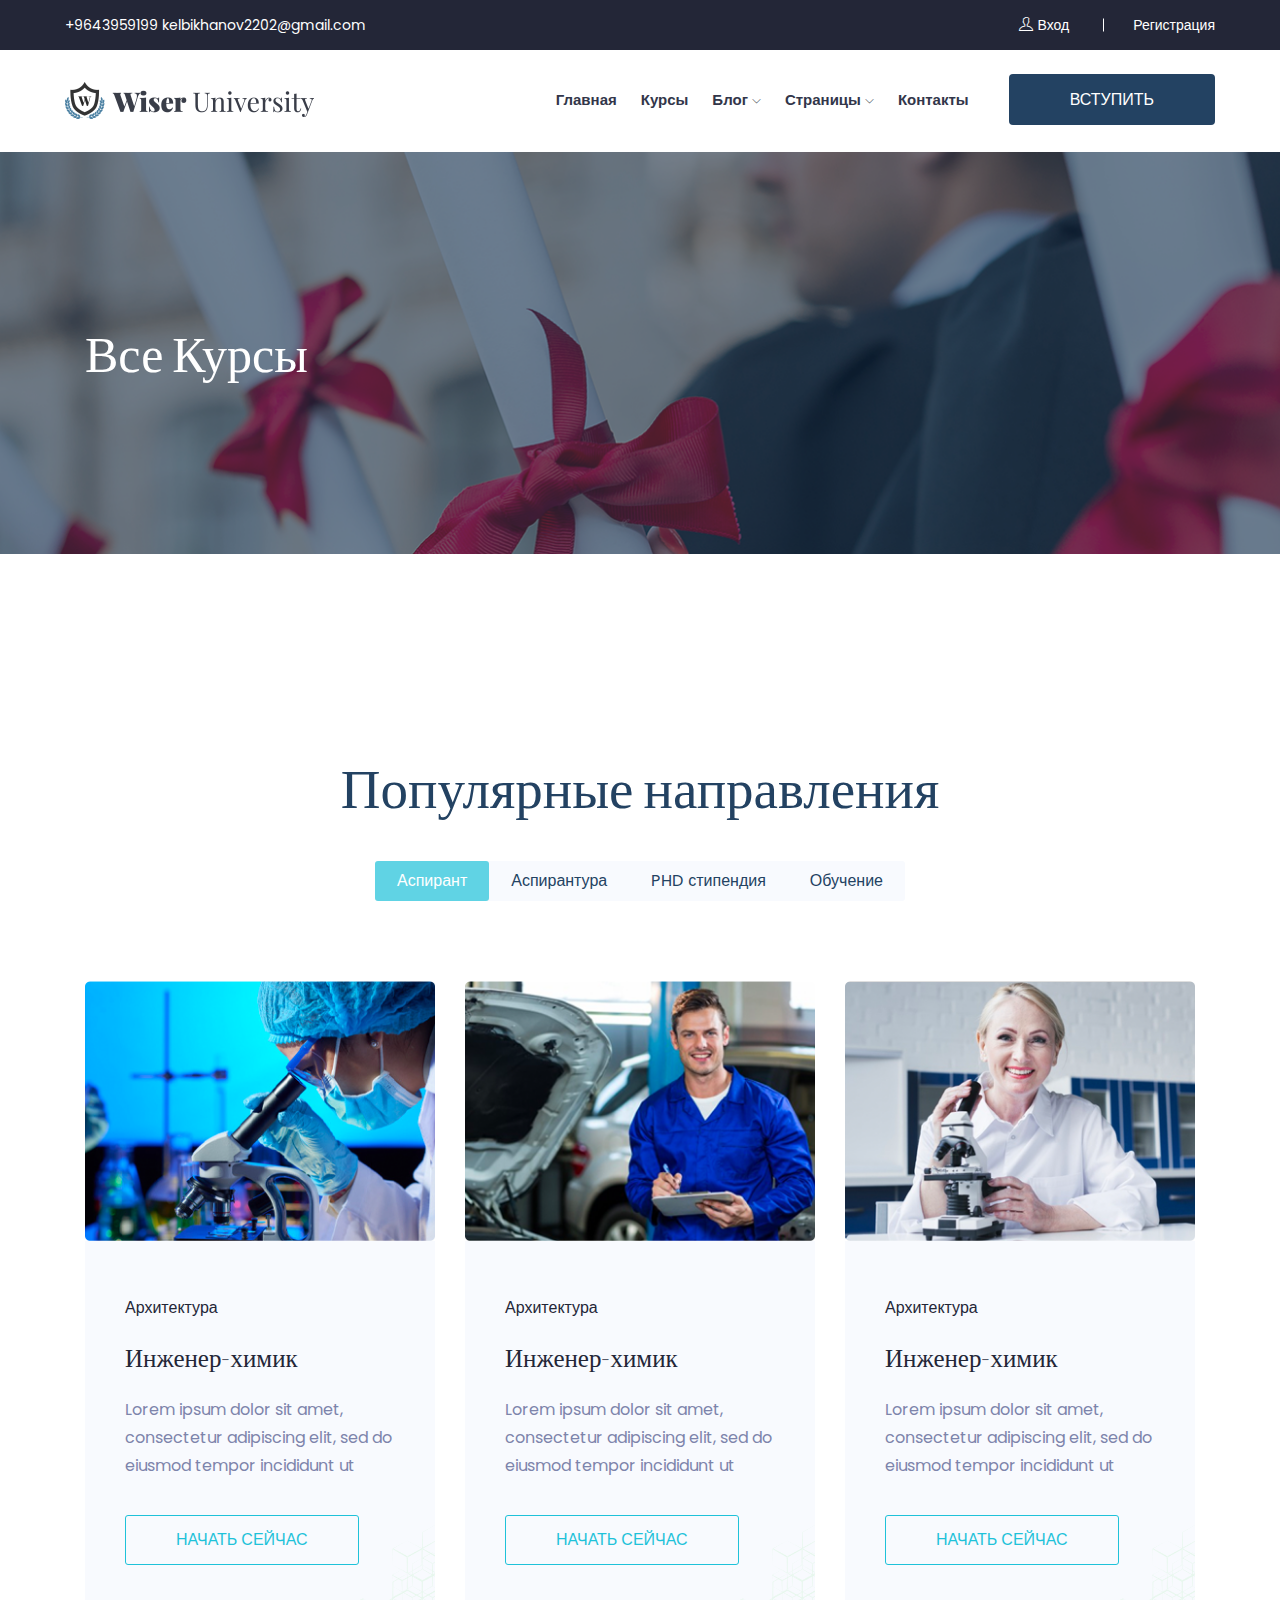
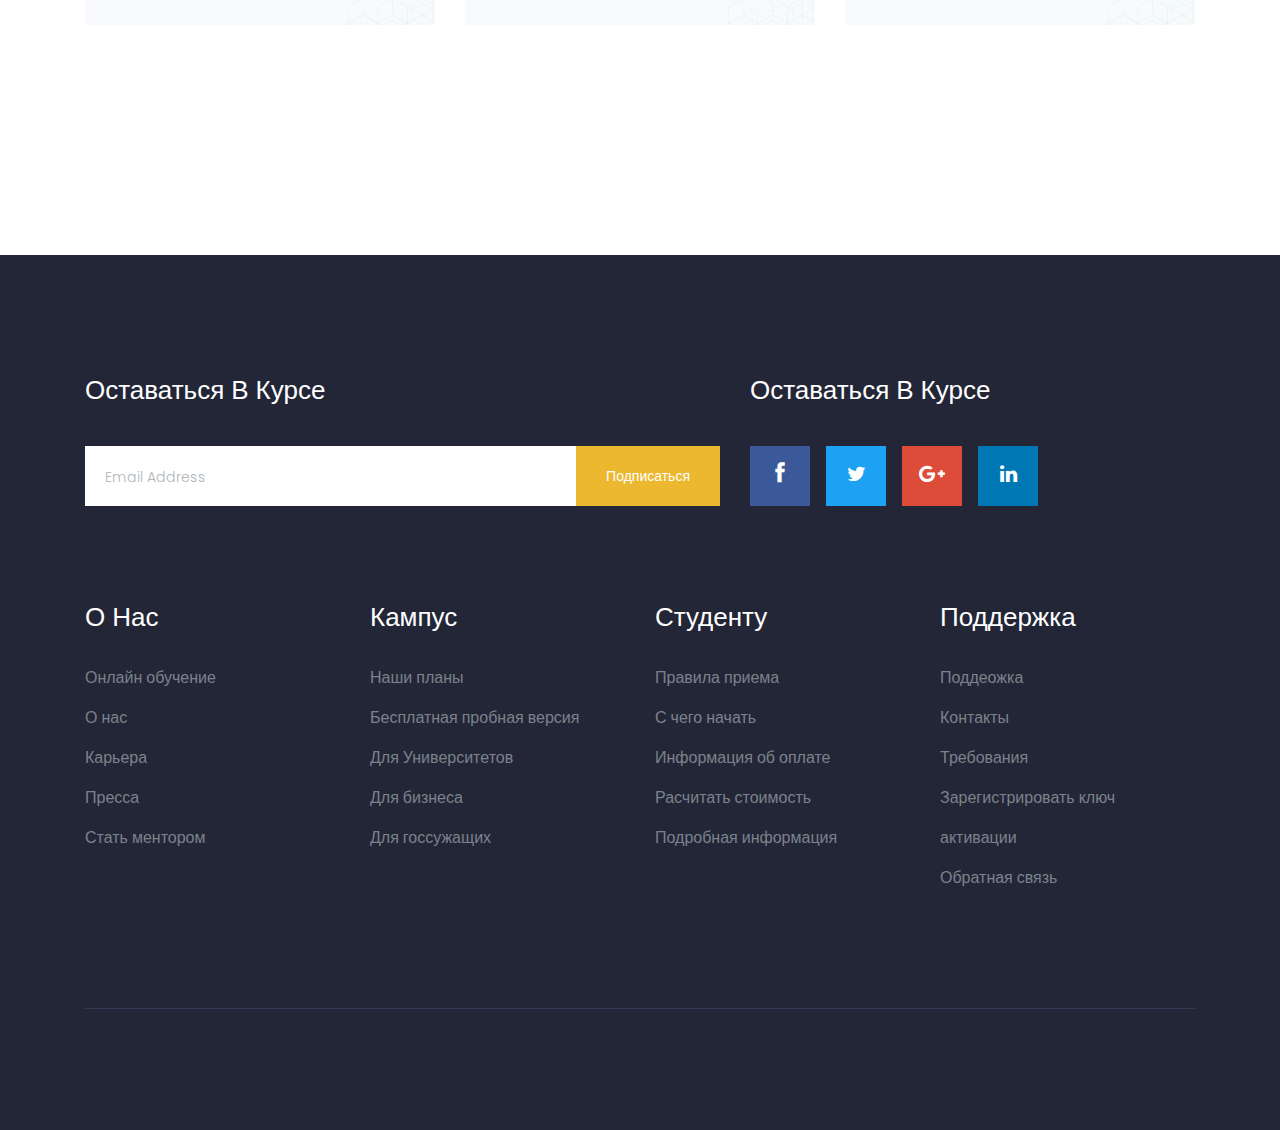
<file: Courses.html>
<!doctype html>
<html class="no-js" lang="zxx">

<head>
    <meta charset="utf-8">
    <meta http-equiv="x-ua-compatible" content="ie=edge">
    <title>Курсы</title>
    <meta name="description" content="">
    <meta name="viewport" content="width=device-width, initial-scale=1">

    <link rel="shortcut icon" type="image/x-icon" href="img/favicon.png">
    <link rel="stylesheet" href="css/bootstrap.min.css">
    <link rel="stylesheet" href="css/owl.carousel.min.css">
    <link rel="stylesheet" href="css/magnific-popup.css">
    <link rel="stylesheet" href="css/font-awesome.min.css">
    <link rel="stylesheet" href="css/themify-icons.css">
    <link rel="stylesheet" href="css/nice-select.css">
    <link rel="stylesheet" href="css/flaticon.css">
    <link rel="stylesheet" href="css/gijgo.css">
    <link rel="stylesheet" href="css/animate.css">
    <link rel="stylesheet" href="css/slicknav.css">
    <link rel="stylesheet" href="css/style.css">
</head>

<body>
    <header>
        <div class="header-area ">
            <div class="header-top_area">
                <div class="container-fluid">
                    <div class="row">
                        <div class="col-lg-12">
                            <div class="header_top_wrap d-flex justify-content-between align-items-center">
                                <div class="text_wrap">
                                    <p><span>+9643959199</span> <span>kelbikhanov2202@gmail.com</span></p>
                                </div>
                                <div class="text_wrap">
                                    <p><a href="./login.html"> <i class="ti-user"></i>  Вход</a> <a href="./reg.html">Регистрация</a></p>
                                </div>
                            </div>
                        </div>
                    </div>
                </div>
            </div>
            <div id="sticky-header" class="main-header-area">
                <div class="container-fluid">
                    <div class="row">
                        <div class="col-lg-12">
                            <div class="header_wrap d-flex justify-content-between align-items-center">
                                <div class="header_left">
                                    <div class="logo">
                                        <a href="index.html">
                                            <img src="img/logo.png" alt="">
                                        </a>
                                    </div>
                                </div>
                                <div class="header_right d-flex align-items-center">
                                    <div class="main-menu  d-none d-lg-block">
                                        <nav>
                                            <ul id="navigation">
                                                <li><a  href="index.html">Главная</a></li>
                                                <li><a href="Courses.html">Курсы</a></li>
                                                <li><a href="#">Блог <i class="ti-angle-down"></i></a>
                                                    <ul class="submenu">
                                                        <li><a href="blog.html">Блог</a></li>
                                                    </ul>
                                                </li>
                                                <li><a href="#">Страницы <i class="ti-angle-down"></i></a>
                                                    <ul class="submenu">
                                                        <li><a href="Event.html">события</a></li>
                                                        <li><a href="event_details.html">Детали события</a></li>
                                                        <li><a href="Admissions.html">Прием</a></li>
                                                    </ul>
                                                </li>
                                                <li><a href="contact.html">Контакты</a></li>
                                            </ul>
                                        </nav>
                                    </div>
                                    <div class="Appointment">
                                        <div class="book_btn d-none d-lg-block">
                                            <a data-scroll-nav='1' href="#">Вступить</a>
                                        </div>
                                    </div>
                                </div>
                            </div>
                        </div>
                        <div class="col-12">
                            <div class="mobile_menu d-block d-lg-none"></div>
                        </div>
                    </div>
                </div>
            </div>
        </div>
    </header>
    <div class="bradcam_area breadcam_bg">
        <div class="container">
            <div class="row">
                <div class="col-xl-12">
                    <div class="bradcam_text">
                        <h3>Все курсы</h3>
                    </div>
                </div>
            </div>
        </div>
    </div>
    <div class="popular_program_area section__padding program__page">
        <div class="container">
            <div class="row">
                <div class="col-lg-12">
                    <div class="section_title text-center">
                        <h3>Популярные направления</h3>
                    </div>
                </div>
            </div>
            <div class="row">
                <div class="col-lg-12">
                    <nav class="custom_tabs text-center">
                        <div class="nav" id="nav-tab" role="tablist">
                            <a class="nav-item nav-link active" id="nav-home-tab" data-toggle="tab" href="#nav-home" role="tab" aria-controls="nav-home" aria-selected="true">Аспирант                                </a>
                            <a class="nav-item nav-link" id="nav-profile-tab" data-toggle="tab" href="#nav-profile" role="tab" aria-controls="nav-profile" aria-selected="false">Аспирантура </a>
                            <a class="nav-item nav-link" id="nav-contact-tab" data-toggle="tab" href="#nav-contact" role="tab" aria-controls="nav-contact" aria-selected="false">PHD стипендия</a>
                            <a class="nav-item nav-link" id="nav-contact-tab" data-toggle="tab" href="#nav-contact2" role="tab" aria-controls="nav-contact" aria-selected="false">Обучение</a>
                        </div>
                    </nav>
                </div>
            </div>
            <div class="tab-content" id="nav-tabContent">
                <div class="tab-pane fade show active" id="nav-home" role="tabpanel" aria-labelledby="nav-home-tab">
                    <div class="row">
                        <div class="col-lg-4 col-md-6">
                            <div class="single__program">
                                <div class="program_thumb">
                                    <img src="img/program/1.png" alt="">
                                </div>
                                <div class="program__content">
                                    <span>Архитектура</span>
                                    <h4>Инженер-химик</h4>
                                    <p>Lorem ipsum dolor sit amet, consectetur adipiscing elit, sed do eiusmod tempor incididunt ut</p>
                                    <a href="#" class="boxed-btn5">Начать сейчас</a>
                                </div>
                            </div>
                        </div>
                        <div class="col-lg-4 col-md-6">
                            <div class="single__program">
                                <div class="program_thumb">
                                    <img src="img/program/2.png" alt="">
                                </div>
                                <div class="program__content">
                                    <span>Архитектура</span>
                                    <h4>Инженер-химик</h4>
                                    <p>Lorem ipsum dolor sit amet, consectetur adipiscing elit, sed do eiusmod tempor incididunt ut</p>
                                    <a href="#" class="boxed-btn5">Начать сейчас</a>
                                </div>
                            </div>
                        </div>
                        <div class="col-lg-4 col-md-6">
                            <div class="single__program">
                                <div class="program_thumb">
                                    <img src="img/program/3.png" alt="">
                                </div>
                                <div class="program__content">
                                    <span>Архитектура</span>
                                    <h4>Инженер-химик</h4>
                                    <p>Lorem ipsum dolor sit amet, consectetur adipiscing elit, sed do eiusmod tempor incididunt ut</p>
                                    <a href="#" class="boxed-btn5">Начать сейчас</a>
                                </div>
                            </div>
                        </div>
                    </div>
                </div>
                <div class="tab-pane fade" id="nav-profile" role="tabpanel" aria-labelledby="nav-profile-tab">
                                <div class="row">
                            <div class="col-lg-4 col-md-6">
                                <div class="single__program">
                                    <div class="program_thumb">
                                        <img src="img/program/1.png" alt="">
                                    </div>
                                    <div class="program__content">
                                        <span>Архитектура</span>
                                        <h4>Инженер-химик</h4>
                                        <p>Lorem ipsum dolor sit amet, consectetur adipiscing elit, sed do eiusmod tempor incididunt ut</p>
                                        <a href="#" class="boxed-btn5">Начать сейчас</a>
                                    </div>
                                </div>
                            </div>
                            <div class="col-lg-4 col-md-6">
                                <div class="single__program">
                                    <div class="program_thumb">
                                        <img src="img/program/3.png" alt="">
                                    </div>
                                    <div class="program__content">
                                        <span>Архитектура</span>
                                        <h4>Инженер-химик</h4>
                                        <p>Lorem ipsum dolor sit amet, consectetur adipiscing elit, sed do eiusmod tempor incididunt ut</p>
                                        <a href="#" class="boxed-btn5">Начать сейчас</a>
                                    </div>
                                </div>
                            </div>
                            <div class="col-lg-4 col-md-6">
                                <div class="single__program">
                                    <div class="program_thumb">
                                        <img src="img/program/2.png" alt="">
                                    </div>
                                    <div class="program__content">
                                        <span>Архитектура</span>
                                        <h4>Инженер-химик</h4>
                                        <p>Lorem ipsum dolor sit amet, consectetur adipiscing elit, sed do eiusmod tempor incididunt ut</p>
                                        <a href="#" class="boxed-btn5">Начать сейчас</a>
                                    </div>
                                </div>
                            </div>
                        </div>
                </div>
                <div class="tab-pane fade" id="nav-contact" role="tabpanel" aria-labelledby="nav-contact-tab">
                                <div class="row">
                            <div class="col-lg-4 col-md-6">
                                <div class="single__program">
                                    <div class="program_thumb">
                                        <img src="img/program/3.png" alt="">
                                    </div>
                                    <div class="program__content">
                                        <span>Архитектура</span>
                                        <h4>Инженер-химик</h4>
                                        <p>Lorem ipsum dolor sit amet, consectetur adipiscing elit, sed do eiusmod tempor incididunt ut</p>
                                        <a href="#" class="boxed-btn5">Начать сейчас</a>
                                    </div>
                                </div>
                            </div>
                            <div class="col-lg-4 col-md-6">
                                <div class="single__program">
                                    <div class="program_thumb">
                                        <img src="img/program/2.png" alt="">
                                    </div>
                                    <div class="program__content">
                                        <span>Архитектура</span>
                                        <h4>Инженер-химик</h4>
                                        <p>Lorem ipsum dolor sit amet, consectetur adipiscing elit, sed do eiusmod tempor incididunt ut</p>
                                        <a href="#" class="boxed-btn5">Начать сейчас</a>
                                    </div>
                                </div>
                            </div>
                            <div class="col-lg-4 col-md-6">
                                <div class="single__program">
                                    <div class="program_thumb">
                                        <img src="img/program/1.png" alt="">
                                    </div>
                                    <div class="program__content">
                                        <span>Архитектура</span>
                                        <h4>Инженер-химик</h4>
                                        <p>Lorem ipsum dolor sit amet, consectetur adipiscing elit, sed do eiusmod tempor incididunt ut</p>
                                        <a href="#" class="boxed-btn5">Начать сейчас</a>
                                    </div>
                                </div>
                            </div>
                        </div>
                </div>
                <div class="tab-pane fade" id="nav-contact2" role="tabpanel" aria-labelledby="nav-contact-tab">
                                <div class="row">
                            <div class="col-lg-4 col-md-6">
                                <div class="single__program">
                                    <div class="program_thumb">
                                        <img src="img/program/2.png" alt="">
                                    </div>
                                    <div class="program__content">
                                        <span>Архитектура</span>
                                        <h4>Инженер-химик</h4>
                                        <p>Lorem ipsum dolor sit amet, consectetur adipiscing elit, sed do eiusmod tempor incididunt ut</p>
                                        <a href="#" class="boxed-btn5">Начать сейчас</a>
                                    </div>
                                </div>
                            </div>
                            <div class="col-lg-4 col-md-6">
                                <div class="single__program">
                                    <div class="program_thumb">
                                        <img src="img/program/1.png" alt="">
                                    </div>
                                    <div class="program__content">
                                        <span>Архитектура</span>
                                        <h4>Инженер-химик</h4>
                                        <p>Lorem ipsum dolor sit amet, consectetur adipiscing elit, sed do eiusmod tempor incididunt ut</p>
                                        <a href="#" class="boxed-btn5">Начать сейчас</a>
                                    </div>
                                </div>
                            </div>
                            <div class="col-lg-4 col-md-6">
                                <div class="single__program">
                                    <div class="program_thumb">
                                        <img src="img/program/3.png" alt="">
                                    </div>
                                    <div class="program__content">
                                        <span>Архитектура</span>
                                        <h4>Инженер-химик</h4>
                                        <p>Lorem ipsum dolor sit amet, consectetur adipiscing elit, sed do eiusmod tempor incididunt ut</p>
                                        <a href="#" class="boxed-btn5">Начать сейчас</a>
                                    </div>
                                </div>
                            </div>
                        </div>
                </div>
            </div>
        </div>
    </div>
    <!-- popular_program_area_end -->

    <!-- footer start -->
    <footer class="footer">
        <div class="footer_top">
            <div class="container">
                <div class="newsLetter_wrap">
                    <div class="row justify-content-between">
                        <div class="col-md-7">
                            <div class="footer_widget">
                                <h3 class="footer_title">
                                    Оставаться в курсе
                                </h3>
                                <form action="#" class="newsletter_form">
                                    <input type="text" placeholder="Email Address">
                                    <button type="submit">Подписаться</button>
                                </form>
                            </div>
                        </div>
                        <div class="col-md-12 col-lg-5">
                            <div class="footer_widget">
                                <h3 class="footer_title">
                                    Оставаться в курсе
                                </h3>
                                <div class="socail_links">
                                    <ul>
                                        <li>
                                            <a href="#">
                                                <i class="ti-facebook"></i>
                                            </a>
                                        </li>
                                        <li>
                                            <a href="#">
                                                <i class="fa fa-twitter"></i>
                                            </a>
                                        </li>
                                        <li>
                                            <a href="#">
                                                <i class="fa fa-google-plus"></i>
                                            </a>
                                        </li>
                                        <li>
                                            <a href="#">
                                                <i class="fa fa-linkedin"></i>
                                            </a>
                                        </li>
                                    </ul>
                                </div>
    
                            </div>
                        </div>
                    </div>
                </div>
                <div class="row">
                    <div class="col-xl-3 col-md-6 col-lg-3">
                        <div class="footer_widget">
                            <h3 class="footer_title">
                                О нас
                            </h3>
                            <ul>
                                <li><a href="#">Онлайн обучение</a></li>
                                <li><a href="#">О нас</a></li>
                                <li><a href="#">Карьера</a></li>
                                <li><a href="#">Пресса</a></li>
                                <li><a href="#">Стать ментором</a></li>
                            </ul>
                        </div>
                    </div>
                    <div class="col-xl-3 col-md-6 col-lg-3">
                        <div class="footer_widget">
                            <h3 class="footer_title">
                                Кампус
                            </h3>
                            <ul>
                                <li><a href="#">Наши планы</a></li>
                                <li><a href="#">Бесплатная пробная версия</a></li>
                                <li><a href="#">Для Университетов</a></li>
                                <li><a href="#">Для бизнеса</a></li>
                                <li><a href="#">Для госсужащих</a></li>
                            </ul>
                        </div>
                    </div>
                    <div class="col-xl-3 col-md-6 col-lg-3">
                        <div class="footer_widget">
                            <h3 class="footer_title">
                                Студенту
                            </h3>
                            <ul>
                                <li><a href="#">Правила приема</a></li>
                                <li><a href="#">С чего начать</a></li>
                                <li><a href="#">Информация об оплате</a></li>
                                <li><a href="#">Расчитать стоимость</a></li>
                                <li><a href="#">Подробная информация</a></li>
                            </ul>
                        </div>
                    </div>
                    <div class="col-xl-3 col-md-6 col-lg-3">
                        <div class="footer_widget">
                            <h3 class="footer_title">
                                Поддержка
                            </h3>
                            <ul>
                                <li><a href="#">Поддеожка</a></li>
                                <li><a href="#">Контакты</a></li>
                                <li><a href="#">Требования</a></li>
                                <li><a href="#">Зарегистрировать ключ активации</a></li>
                                <li><a href="#">Обратная связь</a></li>
                            </ul>
                        </div>
                    </div>
                </div>
            </div>
        </div>
        <div class="copy-right_text">
            <div class="container">
                <div class="footer_border"></div>
                <div class="row">
                    <div class="col-xl-12">
                        <p class="copy_right text-center">
                        </p>
                    </div>
                </div>
            </div>
        </div>
    </footer>
    <!-- footer end  -->


    <!-- JS here -->
    <script src="js/vendor/modernizr-3.5.0.min.js"></script>
    <script src="js/vendor/jquery-1.12.4.min.js"></script>
    <script src="js/popper.min.js"></script>
    <script src="js/bootstrap.min.js"></script>
    <script src="js/owl.carousel.min.js"></script>
    <script src="js/isotope.pkgd.min.js"></script>
    <script src="js/ajax-form.js"></script>
    <script src="js/waypoints.min.js"></script>
    <script src="js/jquery.counterup.min.js"></script>
    <script src="js/imagesloaded.pkgd.min.js"></script>
    <script src="js/scrollIt.js"></script>
    <script src="js/jquery.scrollUp.min.js"></script>
    <script src="js/wow.min.js"></script>
    <script src="js/nice-select.min.js"></script>
    <script src="js/jquery.slicknav.min.js"></script>
    <script src="js/jquery.magnific-popup.min.js"></script>
    <script src="js/plugins.js"></script>
    <script src="js/gijgo.min.js"></script>

    <!--contact js-->
    <script src="js/contact.js"></script>
    <script src="js/jquery.ajaxchimp.min.js"></script>
    <script src="js/jquery.form.js"></script>
    <script src="js/jquery.validate.min.js"></script>
    <script src="js/mail-script.js"></script>

    <script src="js/main.js"></script>

</body>

</html>
</file>
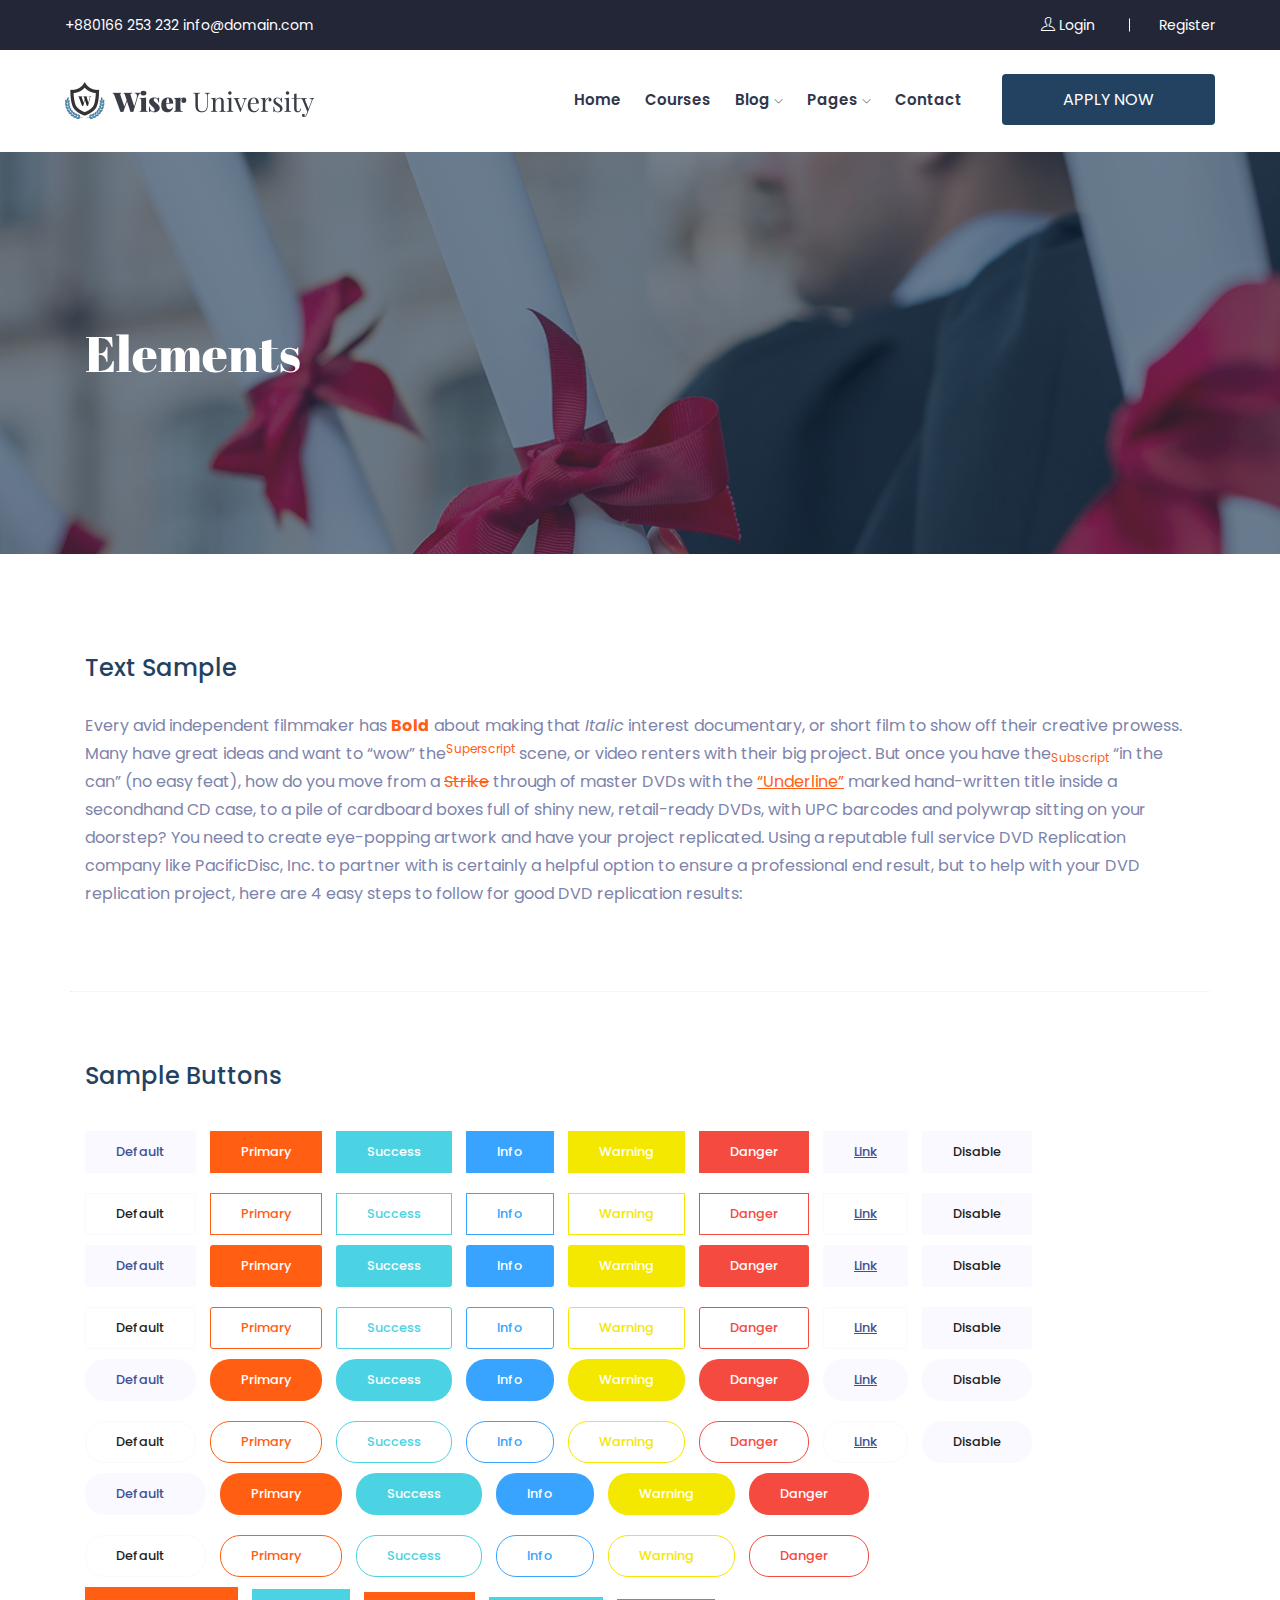
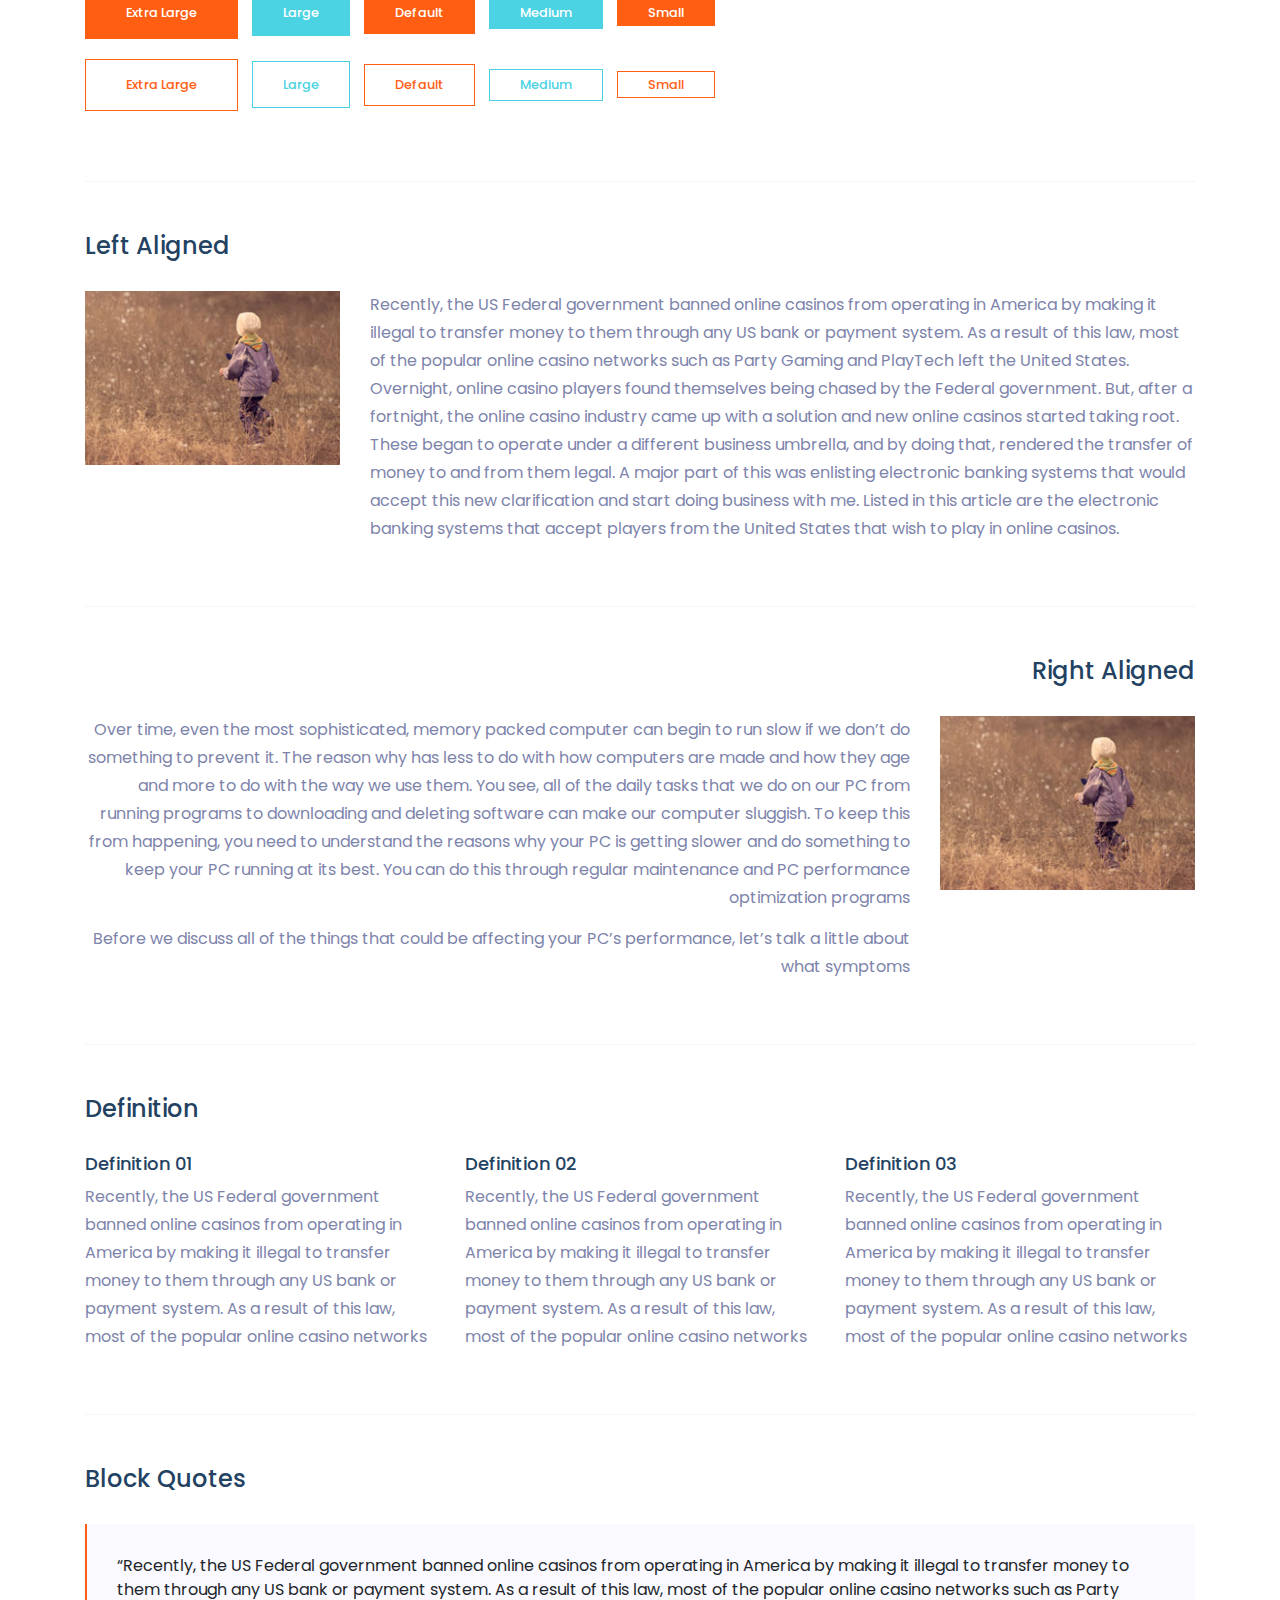
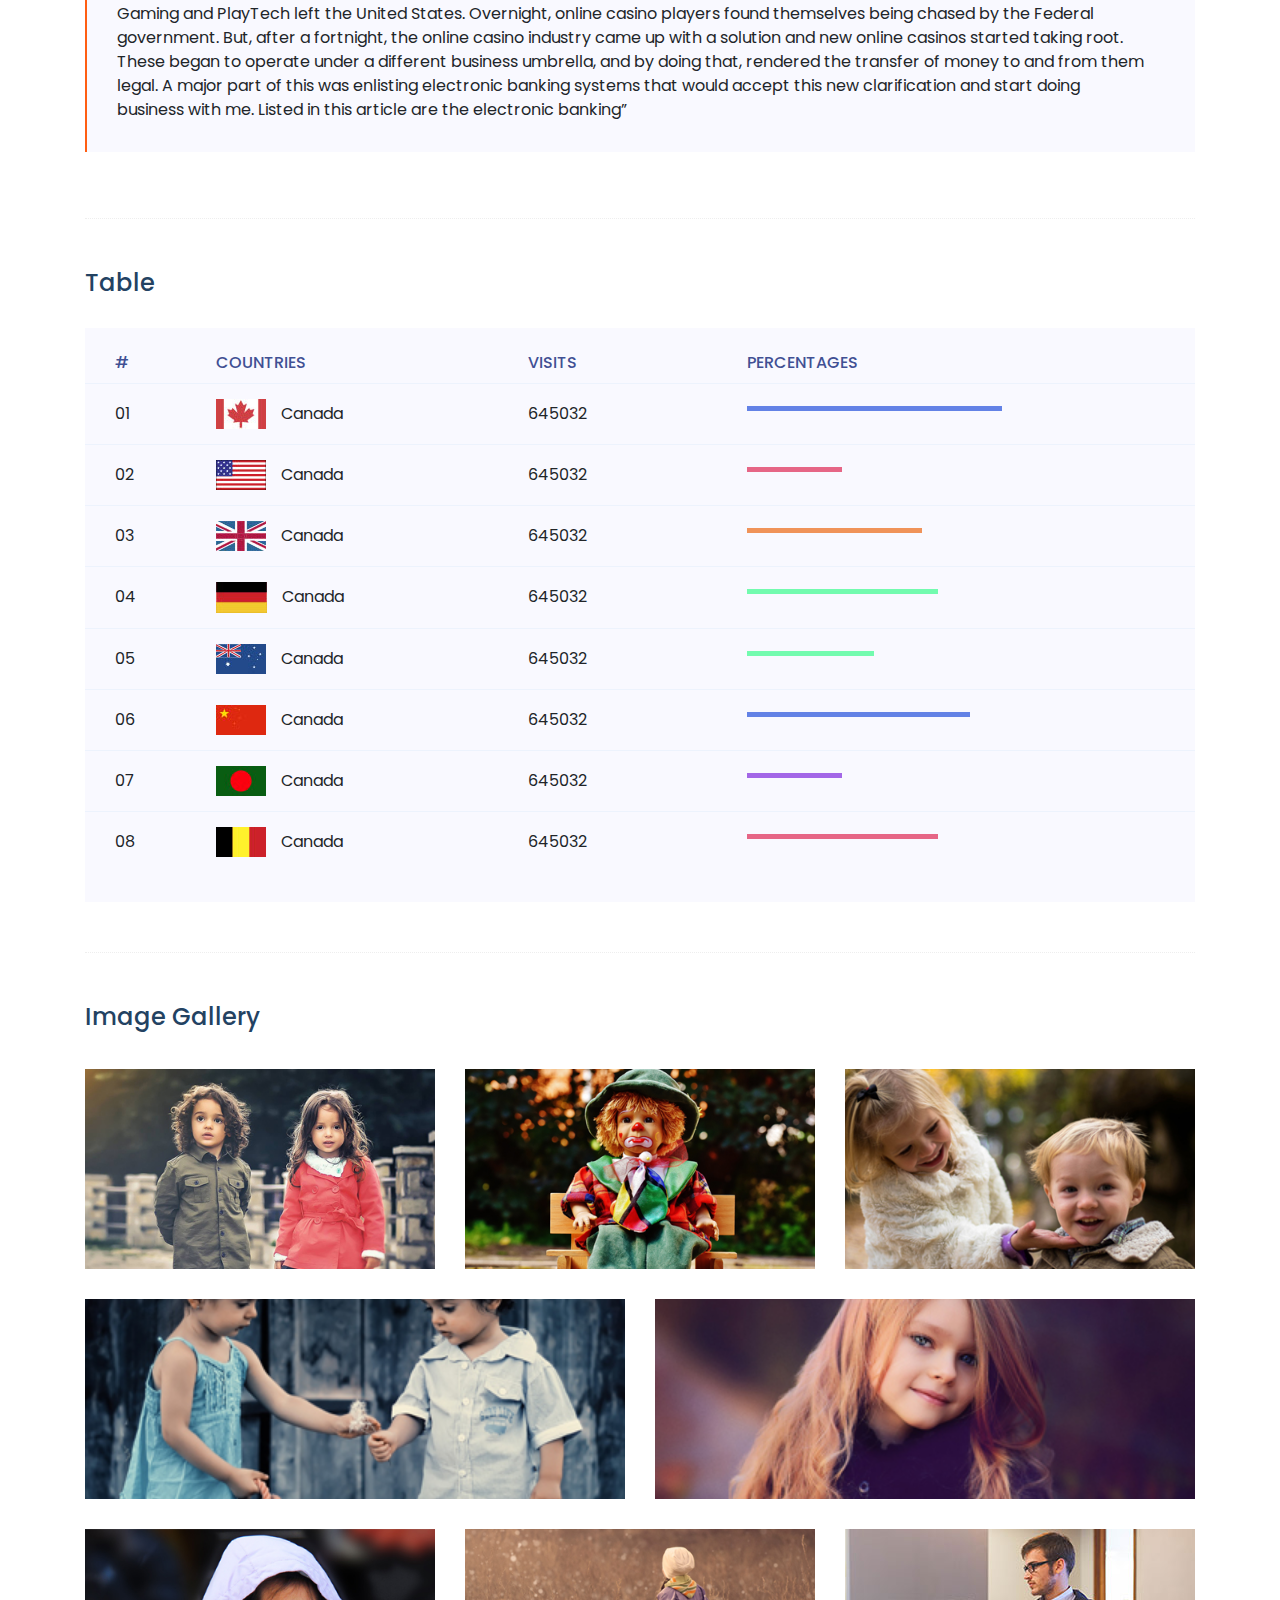
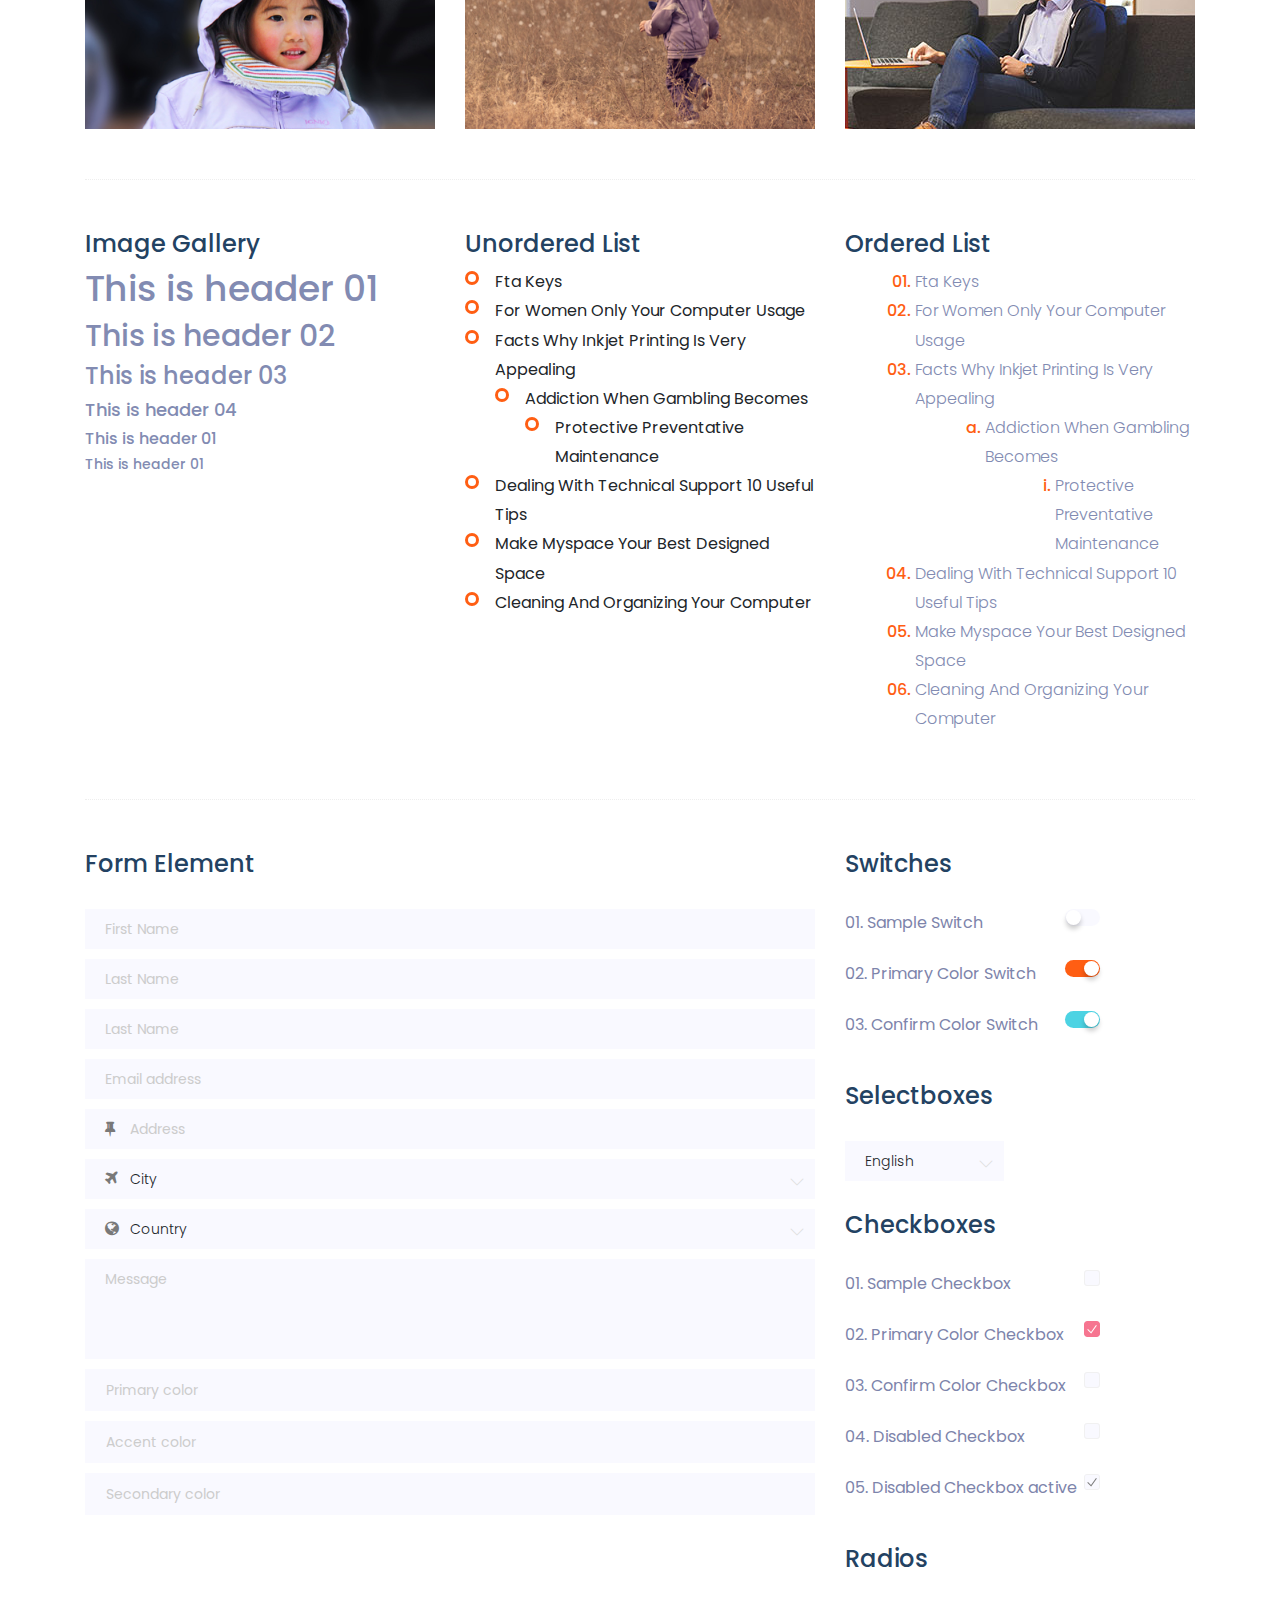
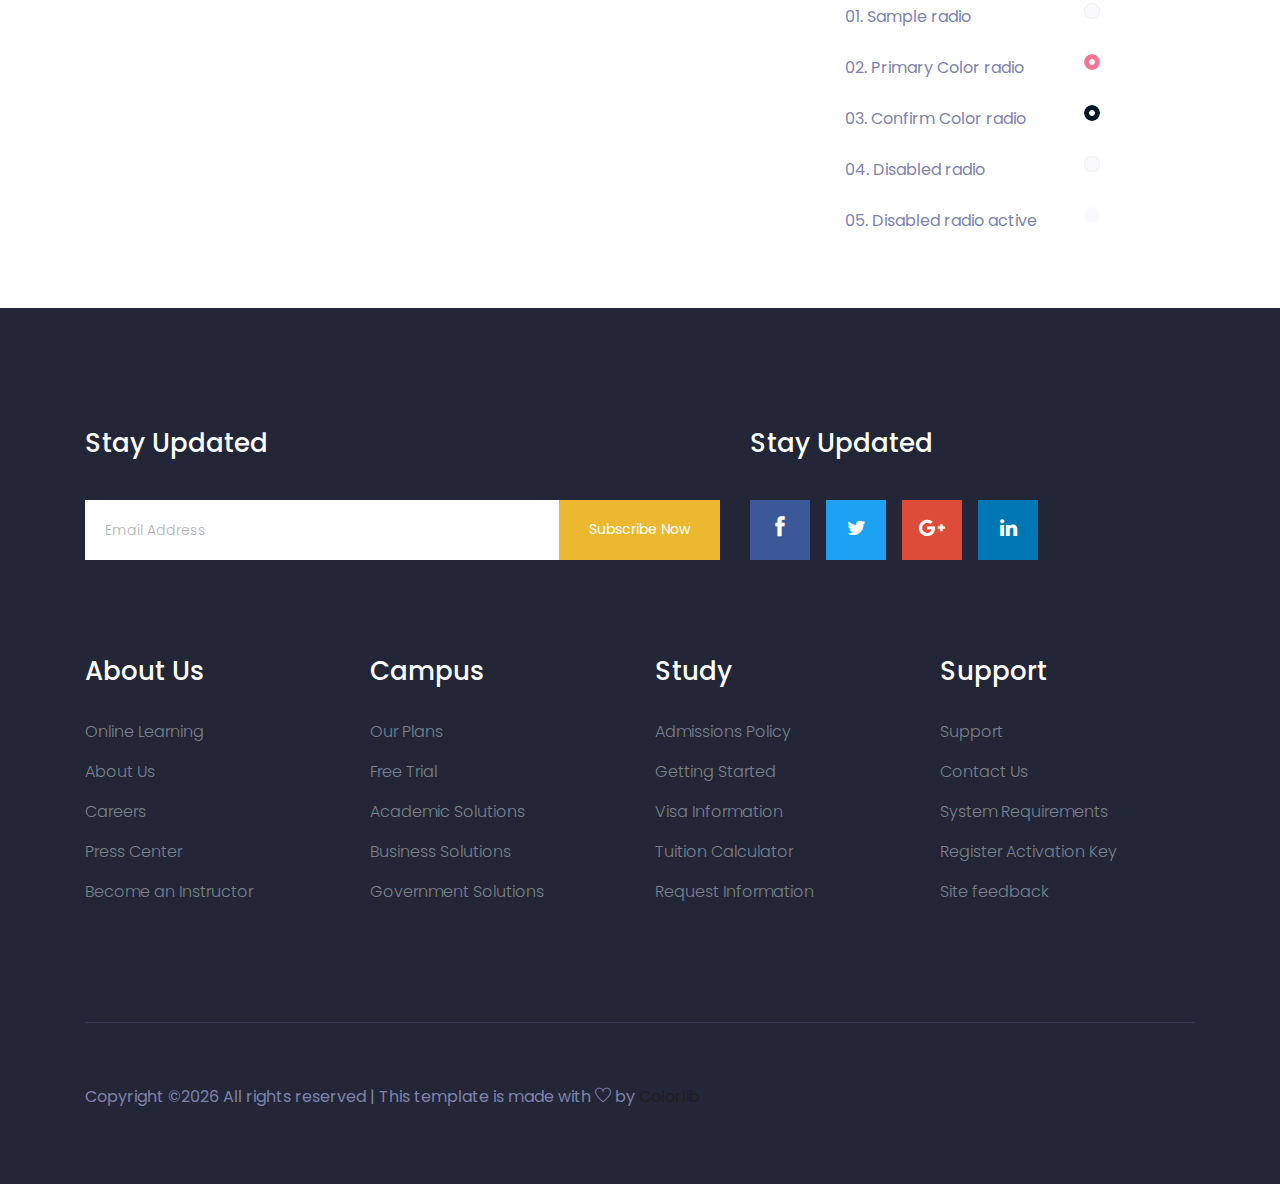
<file: elements.html>
<!doctype html>
<html class="no-js" lang="zxx">

<head>
	<meta charset="utf-8">
	<meta http-equiv="x-ua-compatible" content="ie=edge">
	<title>Education</title>
	<meta name="description" content="">
	<meta name="viewport" content="width=device-width, initial-scale=1">

	<!-- <link rel="manifest" href="site.webmanifest"> -->
	<link rel="shortcut icon" type="image/x-icon" href="img/favicon.png">
	<!-- Place favicon.ico in the root directory -->

	<!-- CSS here -->
	<link rel="stylesheet" href="css/bootstrap.min.css">
	<link rel="stylesheet" href="css/owl.carousel.min.css">
	<link rel="stylesheet" href="css/magnific-popup.css">
	<link rel="stylesheet" href="css/font-awesome.min.css">
	<link rel="stylesheet" href="css/themify-icons.css">
	<link rel="stylesheet" href="css/nice-select.css">
	<link rel="stylesheet" href="css/flaticon.css">
	<link rel="stylesheet" href="css/gijgo.css">
	<link rel="stylesheet" href="css/animate.css">
	<link rel="stylesheet" href="css/slicknav.css">
	<link rel="stylesheet" href="css/style.css">
	<!-- <link rel="stylesheet" href="css/responsive.css"> -->
</head>

<body>
	<!--[if lte IE 9]>
            <p class="browserupgrade">You are using an <strong>outdated</strong> browser. Please <a href="https://browsehappy.com/">upgrade your browser</a> to improve your experience and security.</p>
        <![endif]-->

    <!-- header-start -->
    <header>
        <div class="header-area ">
            <div class="header-top_area">
                <div class="container-fluid">
                    <div class="row">
                        <div class="col-lg-12">
                            <div class="header_top_wrap d-flex justify-content-between align-items-center">
                                <div class="text_wrap">
                                    <p><span>+880166 253 232</span> <span>info@domain.com</span></p>
                                </div>
                                <div class="text_wrap">
                                    <p><a href="#"> <i class="ti-user"></i>  Login</a> <a href="#">Register</a></p>
                                </div>
                            </div>
                        </div>
                    </div>
                </div>
            </div>
            <div id="sticky-header" class="main-header-area">
                <div class="container-fluid">
                    <div class="row">
                        <div class="col-lg-12">
                            <div class="header_wrap d-flex justify-content-between align-items-center">
                                <div class="header_left">
                                    <div class="logo">
                                        <a href="index.html">
                                            <img src="img/logo.png" alt="">
                                        </a>
                                    </div>
                                </div>
                                <div class="header_right d-flex align-items-center">
                                    <div class="main-menu  d-none d-lg-block">
                                        <nav>
                                            <ul id="navigation">
                                                <li><a  href="index.html">home</a></li>
                                                <li><a href="Courses.html">Courses</a></li>
                                                <li><a href="#">blog <i class="ti-angle-down"></i></a>
                                                    <ul class="submenu">
                                                        <li><a href="blog.html">blog</a></li>
                                                        <li><a href="single-blog.html">single-blog</a></li>
                                                    </ul>
                                                </li>
                                                <li><a href="#">pages <i class="ti-angle-down"></i></a>
                                                    <ul class="submenu">
                                                        <li><a href="Event.html">Event</a></li>
                                                        <li><a href="event_details.html">Event Details</a></li>
                                                        <li><a href="Admissions.html">Admissions</a></li>
                                                        <li><a href="elements.html">elements</a></li>
                                                    </ul>
                                                </li>
                                                <li><a href="contact.html">Contact</a></li>
                                            </ul>
                                        </nav>
                                    </div>
                                    <div class="Appointment">
                                        <div class="book_btn d-none d-lg-block">
                                            <a data-scroll-nav='1' href="#">Apply NOw</a>
                                        </div>
                                    </div>
                                </div>
                            </div>
                        </div>
                        <div class="col-12">
                            <div class="mobile_menu d-block d-lg-none"></div>
                        </div>
                    </div>
                </div>
            </div>
        </div>
    </header>
    <!-- header-end -->
  
	<!-- bradcam_area_start  -->
	<div class="bradcam_area breadcam_bg">
		<div class="container">
			<div class="row">
				<div class="col-xl-12">
					<div class="bradcam_text">
						<h3>elements</h3>
					</div>
				</div>
			</div>
		</div>
	</div>
	<!-- bradcam_area_end  -->

	<!-- Start Sample Area -->
	<section class="sample-text-area">
		<div class="container box_1170">
			<h3 class="text-heading">Text Sample</h3>
			<p class="sample-text">
				Every avid independent filmmaker has <b>Bold</b> about making that <i>Italic</i> interest documentary,
				or short
				film to show off their creative prowess. Many have great ideas and want to “wow”
				the<sup>Superscript</sup> scene,
				or video renters with their big project. But once you have the<sub>Subscript</sub> “in the can” (no easy
				feat), how
				do you move from a <del>Strike</del> through of master DVDs with the <u>“Underline”</u> marked
				hand-written title
				inside a secondhand CD case, to a pile of cardboard boxes full of shiny new, retail-ready DVDs, with UPC
				barcodes
				and polywrap sitting on your doorstep? You need to create eye-popping artwork and have your project
				replicated.
				Using a reputable full service DVD Replication company like PacificDisc, Inc. to partner with is
				certainly a
				helpful option to ensure a professional end result, but to help with your DVD replication project, here
				are 4 easy
				steps to follow for good DVD replication results:

			</p>
		</div>
	</section>
	<!-- End Sample Area -->

	<!-- Start Button -->
	<section class="button-area">
		<div class="container box_1170 border-top-generic">
			<h3 class="text-heading">Sample Buttons</h3>
			<div class="button-group-area">
				<a href="#" class="genric-btn default">Default</a>
				<a href="#" class="genric-btn primary">Primary</a>
				<a href="#" class="genric-btn success">Success</a>
				<a href="#" class="genric-btn info">Info</a>
				<a href="#" class="genric-btn warning">Warning</a>
				<a href="#" class="genric-btn danger">Danger</a>
				<a href="#" class="genric-btn link">Link</a>
				<a href="#" class="genric-btn disable">Disable</a>
			</div>
			<div class="button-group-area mt-10">
				<a href="#" class="genric-btn default-border">Default</a>
				<a href="#" class="genric-btn primary-border">Primary</a>
				<a href="#" class="genric-btn success-border">Success</a>
				<a href="#" class="genric-btn info-border">Info</a>
				<a href="#" class="genric-btn warning-border">Warning</a>
				<a href="#" class="genric-btn danger-border">Danger</a>
				<a href="#" class="genric-btn link-border">Link</a>
				<a href="#" class="genric-btn disable">Disable</a>
			</div>
			<div class="button-group-area mt-40">
				<a href="#" class="genric-btn default radius">Default</a>
				<a href="#" class="genric-btn primary radius">Primary</a>
				<a href="#" class="genric-btn success radius">Success</a>
				<a href="#" class="genric-btn info radius">Info</a>
				<a href="#" class="genric-btn warning radius">Warning</a>
				<a href="#" class="genric-btn danger radius">Danger</a>
				<a href="#" class="genric-btn link radius">Link</a>
				<a href="#" class="genric-btn disable radius">Disable</a>
			</div>
			<div class="button-group-area mt-10">
				<a href="#" class="genric-btn default-border radius">Default</a>
				<a href="#" class="genric-btn primary-border radius">Primary</a>
				<a href="#" class="genric-btn success-border radius">Success</a>
				<a href="#" class="genric-btn info-border radius">Info</a>
				<a href="#" class="genric-btn warning-border radius">Warning</a>
				<a href="#" class="genric-btn danger-border radius">Danger</a>
				<a href="#" class="genric-btn link-border radius">Link</a>
				<a href="#" class="genric-btn disable radius">Disable</a>
			</div>
			<div class="button-group-area mt-40">
				<a href="#" class="genric-btn default circle">Default</a>
				<a href="#" class="genric-btn primary circle">Primary</a>
				<a href="#" class="genric-btn success circle">Success</a>
				<a href="#" class="genric-btn info circle">Info</a>
				<a href="#" class="genric-btn warning circle">Warning</a>
				<a href="#" class="genric-btn danger circle">Danger</a>
				<a href="#" class="genric-btn link circle">Link</a>
				<a href="#" class="genric-btn disable circle">Disable</a>
			</div>
			<div class="button-group-area mt-10">
				<a href="#" class="genric-btn default-border circle">Default</a>
				<a href="#" class="genric-btn primary-border circle">Primary</a>
				<a href="#" class="genric-btn success-border circle">Success</a>
				<a href="#" class="genric-btn info-border circle">Info</a>
				<a href="#" class="genric-btn warning-border circle">Warning</a>
				<a href="#" class="genric-btn danger-border circle">Danger</a>
				<a href="#" class="genric-btn link-border circle">Link</a>
				<a href="#" class="genric-btn disable circle">Disable</a>
			</div>
			<div class="button-group-area mt-40">
				<a href="#" class="genric-btn default circle arrow">Default<span class="lnr lnr-arrow-right"></span></a>
				<a href="#" class="genric-btn primary circle arrow">Primary<span class="lnr lnr-arrow-right"></span></a>
				<a href="#" class="genric-btn success circle arrow">Success<span class="lnr lnr-arrow-right"></span></a>
				<a href="#" class="genric-btn info circle arrow">Info<span class="lnr lnr-arrow-right"></span></a>
				<a href="#" class="genric-btn warning circle arrow">Warning<span class="lnr lnr-arrow-right"></span></a>
				<a href="#" class="genric-btn danger circle arrow">Danger<span class="lnr lnr-arrow-right"></span></a>
			</div>
			<div class="button-group-area mt-10">
				<a href="#" class="genric-btn default-border circle arrow">Default<span
						class="lnr lnr-arrow-right"></span></a>
				<a href="#" class="genric-btn primary-border circle arrow">Primary<span
						class="lnr lnr-arrow-right"></span></a>
				<a href="#" class="genric-btn success-border circle arrow">Success<span
						class="lnr lnr-arrow-right"></span></a>
				<a href="#" class="genric-btn info-border circle arrow">Info<span
						class="lnr lnr-arrow-right"></span></a>
				<a href="#" class="genric-btn warning-border circle arrow">Warning<span
						class="lnr lnr-arrow-right"></span></a>
				<a href="#" class="genric-btn danger-border circle arrow">Danger<span
						class="lnr lnr-arrow-right"></span></a>
			</div>
			<div class="button-group-area mt-40">
				<a href="#" class="genric-btn primary e-large">Extra Large</a>
				<a href="#" class="genric-btn success large">Large</a>
				<a href="#" class="genric-btn primary">Default</a>
				<a href="#" class="genric-btn success medium">Medium</a>
				<a href="#" class="genric-btn primary small">Small</a>
			</div>
			<div class="button-group-area mt-10">
				<a href="#" class="genric-btn primary-border e-large">Extra Large</a>
				<a href="#" class="genric-btn success-border large">Large</a>
				<a href="#" class="genric-btn primary-border">Default</a>
				<a href="#" class="genric-btn success-border medium">Medium</a>
				<a href="#" class="genric-btn primary-border small">Small</a>
			</div>
		</div>
	</section>
	<!-- End Button -->

	<!-- Start Align Area -->
	<div class="whole-wrap">
		<div class="container box_1170">
			<div class="section-top-border">
				<h3 class="mb-30">Left Aligned</h3>
				<div class="row">
					<div class="col-md-3">
						<img src="img/elements/d.jpg" alt="" class="img-fluid">
					</div>
					<div class="col-md-9 mt-sm-20">
						<p>Recently, the US Federal government banned online casinos from operating in America by making
							it illegal to
							transfer money to them through any US bank or payment system. As a result of this law, most
							of the popular
							online casino networks such as Party Gaming and PlayTech left the United States. Overnight,
							online casino
							players found themselves being chased by the Federal government. But, after a fortnight, the
							online casino
							industry came up with a solution and new online casinos started taking root. These began to
							operate under a
							different business umbrella, and by doing that, rendered the transfer of money to and from
							them legal. A major
							part of this was enlisting electronic banking systems that would accept this new
							clarification and start doing
							business with me. Listed in this article are the electronic banking systems that accept
							players from the United
							States that wish to play in online casinos.</p>
					</div>
				</div>
			</div>
			<div class="section-top-border text-right">
				<h3 class="mb-30">Right Aligned</h3>
				<div class="row">
					<div class="col-md-9">
						<p class="text-right">Over time, even the most sophisticated, memory packed computer can begin
							to run slow if we
							don’t do something to prevent it. The reason why has less to do with how computers are made
							and how they age and
							more to do with the way we use them. You see, all of the daily tasks that we do on our PC
							from running programs
							to downloading and deleting software can make our computer sluggish. To keep this from
							happening, you need to
							understand the reasons why your PC is getting slower and do something to keep your PC
							running at its best. You
							can do this through regular maintenance and PC performance optimization programs</p>
						<p class="text-right">Before we discuss all of the things that could be affecting your PC’s
							performance, let’s
							talk a little about what symptoms</p>
					</div>
					<div class="col-md-3">
						<img src="img/elements/d.jpg" alt="" class="img-fluid">
					</div>
				</div>
			</div>
			<div class="section-top-border">
				<h3 class="mb-30">Definition</h3>
				<div class="row">
					<div class="col-md-4">
						<div class="single-defination">
							<h4 class="mb-20">Definition 01</h4>
							<p>Recently, the US Federal government banned online casinos from operating in America by
								making it illegal to
								transfer money to them through any US bank or payment system. As a result of this law,
								most of the popular
								online casino networks</p>
						</div>
					</div>
					<div class="col-md-4">
						<div class="single-defination">
							<h4 class="mb-20">Definition 02</h4>
							<p>Recently, the US Federal government banned online casinos from operating in America by
								making it illegal to
								transfer money to them through any US bank or payment system. As a result of this law,
								most of the popular
								online casino networks</p>
						</div>
					</div>
					<div class="col-md-4">
						<div class="single-defination">
							<h4 class="mb-20">Definition 03</h4>
							<p>Recently, the US Federal government banned online casinos from operating in America by
								making it illegal to
								transfer money to them through any US bank or payment system. As a result of this law,
								most of the popular
								online casino networks</p>
						</div>
					</div>
				</div>
			</div>
			<div class="section-top-border">
				<h3 class="mb-30">Block Quotes</h3>
				<div class="row">
					<div class="col-lg-12">
						<blockquote class="generic-blockquote">
							“Recently, the US Federal government banned online casinos from operating in America by
							making it illegal to
							transfer money to them through any US bank or payment system. As a result of this law, most
							of the popular
							online casino networks such as Party Gaming and PlayTech left the United States. Overnight,
							online casino
							players found themselves being chased by the Federal government. But, after a fortnight, the
							online casino
							industry came up with a solution and new online casinos started taking root. These began to
							operate under a
							different business umbrella, and by doing that, rendered the transfer of money to and from
							them legal. A major
							part of this was enlisting electronic banking systems that would accept this new
							clarification and start doing
							business with me. Listed in this article are the electronic banking”
						</blockquote>
					</div>
				</div>
			</div>
			<div class="section-top-border">
				<h3 class="mb-30">Table</h3>
				<div class="progress-table-wrap">
					<div class="progress-table">
						<div class="table-head">
							<div class="serial">#</div>
							<div class="country">Countries</div>
							<div class="visit">Visits</div>
							<div class="percentage">Percentages</div>
						</div>
						<div class="table-row">
							<div class="serial">01</div>
							<div class="country"> <img src="img/elements/f1.jpg" alt="flag">Canada</div>
							<div class="visit">645032</div>
							<div class="percentage">
								<div class="progress">
									<div class="progress-bar color-1" role="progressbar" style="width: 80%"
										aria-valuenow="80" aria-valuemin="0" aria-valuemax="100"></div>
								</div>
							</div>
						</div>
						<div class="table-row">
							<div class="serial">02</div>
							<div class="country"> <img src="img/elements/f2.jpg" alt="flag">Canada</div>
							<div class="visit">645032</div>
							<div class="percentage">
								<div class="progress">
									<div class="progress-bar color-2" role="progressbar" style="width: 30%"
										aria-valuenow="30" aria-valuemin="0" aria-valuemax="100"></div>
								</div>
							</div>
						</div>
						<div class="table-row">
							<div class="serial">03</div>
							<div class="country"> <img src="img/elements/f3.jpg" alt="flag">Canada</div>
							<div class="visit">645032</div>
							<div class="percentage">
								<div class="progress">
									<div class="progress-bar color-3" role="progressbar" style="width: 55%"
										aria-valuenow="55" aria-valuemin="0" aria-valuemax="100"></div>
								</div>
							</div>
						</div>
						<div class="table-row">
							<div class="serial">04</div>
							<div class="country"> <img src="img/elements/f4.jpg" alt="flag">Canada</div>
							<div class="visit">645032</div>
							<div class="percentage">
								<div class="progress">
									<div class="progress-bar color-4" role="progressbar" style="width: 60%"
										aria-valuenow="60" aria-valuemin="0" aria-valuemax="100"></div>
								</div>
							</div>
						</div>
						<div class="table-row">
							<div class="serial">05</div>
							<div class="country"> <img src="img/elements/f5.jpg" alt="flag">Canada</div>
							<div class="visit">645032</div>
							<div class="percentage">
								<div class="progress">
									<div class="progress-bar color-5" role="progressbar" style="width: 40%"
										aria-valuenow="40" aria-valuemin="0" aria-valuemax="100"></div>
								</div>
							</div>
						</div>
						<div class="table-row">
							<div class="serial">06</div>
							<div class="country"> <img src="img/elements/f6.jpg" alt="flag">Canada</div>
							<div class="visit">645032</div>
							<div class="percentage">
								<div class="progress">
									<div class="progress-bar color-6" role="progressbar" style="width: 70%"
										aria-valuenow="70" aria-valuemin="0" aria-valuemax="100"></div>
								</div>
							</div>
						</div>
						<div class="table-row">
							<div class="serial">07</div>
							<div class="country"> <img src="img/elements/f7.jpg" alt="flag">Canada</div>
							<div class="visit">645032</div>
							<div class="percentage">
								<div class="progress">
									<div class="progress-bar color-7" role="progressbar" style="width: 30%"
										aria-valuenow="30" aria-valuemin="0" aria-valuemax="100"></div>
								</div>
							</div>
						</div>
						<div class="table-row">
							<div class="serial">08</div>
							<div class="country"> <img src="img/elements/f8.jpg" alt="flag">Canada</div>
							<div class="visit">645032</div>
							<div class="percentage">
								<div class="progress">
									<div class="progress-bar color-8" role="progressbar" style="width: 60%"
										aria-valuenow="60" aria-valuemin="0" aria-valuemax="100"></div>
								</div>
							</div>
						</div>
					</div>
				</div>
			</div>
			<div class="section-top-border">
				<h3>Image Gallery</h3>
				<div class="row gallery-item">
					<div class="col-md-4">
						<a href="img/elements/g1.jpg" class="img-pop-up">
							<div class="single-gallery-image" style="background: url(img/elements/g1.jpg);"></div>
						</a>
					</div>
					<div class="col-md-4">
						<a href="img/elements/g2.jpg" class="img-pop-up">
							<div class="single-gallery-image" style="background: url(img/elements/g2.jpg);"></div>
						</a>
					</div>
					<div class="col-md-4">
						<a href="img/elements/g3.jpg" class="img-pop-up">
							<div class="single-gallery-image" style="background: url(img/elements/g3.jpg);"></div>
						</a>
					</div>
					<div class="col-md-6">
						<a href="img/elements/g4.jpg" class="img-pop-up">
							<div class="single-gallery-image" style="background: url(img/elements/g4.jpg);"></div>
						</a>
					</div>
					<div class="col-md-6">
						<a href="img/elements/g5.jpg" class="img-pop-up">
							<div class="single-gallery-image" style="background: url(img/elements/g5.jpg);"></div>
						</a>
					</div>
					<div class="col-md-4">
						<a href="img/elements/g6.jpg" class="img-pop-up">
							<div class="single-gallery-image" style="background: url(img/elements/g6.jpg);"></div>
						</a>
					</div>
					<div class="col-md-4">
						<a href="img/elements/g7.jpg" class="img-pop-up">
							<div class="single-gallery-image" style="background: url(img/elements/g7.jpg);"></div>
						</a>
					</div>
					<div class="col-md-4">
						<a href="img/elements/g8.jpg" class="img-pop-up">
							<div class="single-gallery-image" style="background: url(img/elements/g8.jpg);"></div>
						</a>
					</div>
				</div>
			</div>
			<div class="section-top-border">
				<div class="row">
					<div class="col-md-4">
						<h3 class="mb-20">Image Gallery</h3>
						<div class="typography">
							<h1>This is header 01</h1>
							<h2>This is header 02</h2>
							<h3>This is header 03</h3>
							<h4>This is header 04</h4>
							<h5>This is header 01</h5>
							<h6>This is header 01</h6>
						</div>
					</div>
					<div class="col-md-4 mt-sm-30">
						<h3 class="mb-20">Unordered List</h3>
						<div class="">
							<ul class="unordered-list">
								<li>Fta Keys</li>
								<li>For Women Only Your Computer Usage</li>
								<li>Facts Why Inkjet Printing Is Very Appealing
									<ul>
										<li>Addiction When Gambling Becomes
											<ul>
												<li>Protective Preventative Maintenance</li>
											</ul>
										</li>
									</ul>
								</li>
								<li>Dealing With Technical Support 10 Useful Tips</li>
								<li>Make Myspace Your Best Designed Space</li>
								<li>Cleaning And Organizing Your Computer</li>
							</ul>
						</div>
					</div>
					<div class="col-md-4 mt-sm-30">
						<h3 class="mb-20">Ordered List</h3>
						<div class="">
							<ol class="ordered-list">
								<li><span>Fta Keys</span></li>
								<li><span>For Women Only Your Computer Usage</span></li>
								<li><span>Facts Why Inkjet Printing Is Very Appealing</span>
									<ol class="ordered-list-alpha">
										<li><span>Addiction When Gambling Becomes</span>
											<ol class="ordered-list-roman">
												<li><span>Protective Preventative Maintenance</span></li>
											</ol>
										</li>
									</ol>
								</li>
								<li><span>Dealing With Technical Support 10 Useful Tips</span></li>
								<li><span>Make Myspace Your Best Designed Space</span></li>
								<li><span>Cleaning And Organizing Your Computer</span></li>
							</ol>
						</div>
					</div>
				</div>
			</div>
			<div class="section-top-border">
				<div class="row">
					<div class="col-lg-8 col-md-8">
						<h3 class="mb-30">Form Element</h3>
						<form action="#">
							<div class="mt-10">
								<input type="text" name="first_name" placeholder="First Name"
									onfocus="this.placeholder = ''" onblur="this.placeholder = 'First Name'" required
									class="single-input">
							</div>
							<div class="mt-10">
								<input type="text" name="last_name" placeholder="Last Name"
									onfocus="this.placeholder = ''" onblur="this.placeholder = 'Last Name'" required
									class="single-input">
							</div>
							<div class="mt-10">
								<input type="text" name="last_name" placeholder="Last Name"
									onfocus="this.placeholder = ''" onblur="this.placeholder = 'Last Name'" required
									class="single-input">
							</div>
							<div class="mt-10">
								<input type="email" name="EMAIL" placeholder="Email address"
									onfocus="this.placeholder = ''" onblur="this.placeholder = 'Email address'" required
									class="single-input">
							</div>
							<div class="input-group-icon mt-10">
								<div class="icon"><i class="fa fa-thumb-tack" aria-hidden="true"></i></div>
								<input type="text" name="address" placeholder="Address" onfocus="this.placeholder = ''"
									onblur="this.placeholder = 'Address'" required class="single-input">
							</div>
							<div class="input-group-icon mt-10">
								<div class="icon"><i class="fa fa-plane" aria-hidden="true"></i></div>
								<div class="form-select" id="default-select"">
											<select>
												<option value=" 1">City</option>
									<option value="1">Dhaka</option>
									<option value="1">Dilli</option>
									<option value="1">Newyork</option>
									<option value="1">Islamabad</option>
									</select>
								</div>
							</div>
							<div class="input-group-icon mt-10">
								<div class="icon"><i class="fa fa-globe" aria-hidden="true"></i></div>
								<div class="form-select" id="default-select"">
											<select>
												<option value=" 1">Country</option>
									<option value="1">Bangladesh</option>
									<option value="1">India</option>
									<option value="1">England</option>
									<option value="1">Srilanka</option>
									</select>
								</div>
							</div>

							<div class="mt-10">
								<textarea class="single-textarea" placeholder="Message" onfocus="this.placeholder = ''"
									onblur="this.placeholder = 'Message'" required></textarea>
							</div>
							<!-- For Gradient Border Use -->
							<!-- <div class="mt-10">
										<div class="primary-input">
											<input id="primary-input" type="text" name="first_name" placeholder="Primary color" onfocus="this.placeholder = ''" onblur="this.placeholder = 'Primary color'">
											<label for="primary-input"></label>
										</div>
									</div> -->
							<div class="mt-10">
								<input type="text" name="first_name" placeholder="Primary color"
									onfocus="this.placeholder = ''" onblur="this.placeholder = 'Primary color'" required
									class="single-input-primary">
							</div>
							<div class="mt-10">
								<input type="text" name="first_name" placeholder="Accent color"
									onfocus="this.placeholder = ''" onblur="this.placeholder = 'Accent color'" required
									class="single-input-accent">
							</div>
							<div class="mt-10">
								<input type="text" name="first_name" placeholder="Secondary color"
									onfocus="this.placeholder = ''" onblur="this.placeholder = 'Secondary color'"
									required class="single-input-secondary">
							</div>
						</form>
					</div>
					<div class="col-lg-3 col-md-4 mt-sm-30">
						<div class="single-element-widget">
							<h3 class="mb-30">Switches</h3>
							<div class="switch-wrap d-flex justify-content-between">
								<p>01. Sample Switch</p>
								<div class="primary-switch">
									<input type="checkbox" id="default-switch">
									<label for="default-switch"></label>
								</div>
							</div>
							<div class="switch-wrap d-flex justify-content-between">
								<p>02. Primary Color Switch</p>
								<div class="primary-switch">
									<input type="checkbox" id="primary-switch" checked>
									<label for="primary-switch"></label>
								</div>
							</div>
							<div class="switch-wrap d-flex justify-content-between">
								<p>03. Confirm Color Switch</p>
								<div class="confirm-switch">
									<input type="checkbox" id="confirm-switch" checked>
									<label for="confirm-switch"></label>
								</div>
							</div>
						</div>
						<div class="single-element-widget mt-30">
							<h3 class="mb-30">Selectboxes</h3>
							<div class="default-select" id="default-select"">
										<select>
											<option value=" 1">English</option>
								<option value="1">Spanish</option>
								<option value="1">Arabic</option>
								<option value="1">Portuguise</option>
								<option value="1">Bengali</option>
								</select>
							</div>
						</div>
						<div class="single-element-widget mt-30">
							<h3 class="mb-30">Checkboxes</h3>
							<div class="switch-wrap d-flex justify-content-between">
								<p>01. Sample Checkbox</p>
								<div class="primary-checkbox">
									<input type="checkbox" id="default-checkbox">
									<label for="default-checkbox"></label>
								</div>
							</div>
							<div class="switch-wrap d-flex justify-content-between">
								<p>02. Primary Color Checkbox</p>
								<div class="primary-checkbox">
									<input type="checkbox" id="primary-checkbox" checked>
									<label for="primary-checkbox"></label>
								</div>
							</div>
							<div class="switch-wrap d-flex justify-content-between">
								<p>03. Confirm Color Checkbox</p>
								<div class="confirm-checkbox">
									<input type="checkbox" id="confirm-checkbox">
									<label for="confirm-checkbox"></label>
								</div>
							</div>
							<div class="switch-wrap d-flex justify-content-between">
								<p>04. Disabled Checkbox</p>
								<div class="disabled-checkbox">
									<input type="checkbox" id="disabled-checkbox" disabled>
									<label for="disabled-checkbox"></label>
								</div>
							</div>
							<div class="switch-wrap d-flex justify-content-between">
								<p>05. Disabled Checkbox active</p>
								<div class="disabled-checkbox">
									<input type="checkbox" id="disabled-checkbox-active" checked disabled>
									<label for="disabled-checkbox-active"></label>
								</div>
							</div>
						</div>
						<div class="single-element-widget mt-30">
							<h3 class="mb-30">Radios</h3>
							<div class="switch-wrap d-flex justify-content-between">
								<p>01. Sample radio</p>
								<div class="primary-radio">
									<input type="checkbox" id="default-radio">
									<label for="default-radio"></label>
								</div>
							</div>
							<div class="switch-wrap d-flex justify-content-between">
								<p>02. Primary Color radio</p>
								<div class="primary-radio">
									<input type="checkbox" id="primary-radio" checked>
									<label for="primary-radio"></label>
								</div>
							</div>
							<div class="switch-wrap d-flex justify-content-between">
								<p>03. Confirm Color radio</p>
								<div class="confirm-radio">
									<input type="checkbox" id="confirm-radio" checked>
									<label for="confirm-radio"></label>
								</div>
							</div>
							<div class="switch-wrap d-flex justify-content-between">
								<p>04. Disabled radio</p>
								<div class="disabled-radio">
									<input type="checkbox" id="disabled-radio" disabled>
									<label for="disabled-radio"></label>
								</div>
							</div>
							<div class="switch-wrap d-flex justify-content-between">
								<p>05. Disabled radio active</p>
								<div class="disabled-radio">
									<input type="checkbox" id="disabled-radio-active" checked disabled>
									<label for="disabled-radio-active"></label>
								</div>
							</div>
						</div>
					</div>
				</div>
			</div>
		</div>
	</div>
	<!-- End Align Area -->

    <!-- footer start -->
    <footer class="footer">
        <div class="footer_top">
            <div class="container">
                <div class="newsLetter_wrap">
                    <div class="row justify-content-between">
                        <div class="col-md-7">
                            <div class="footer_widget">
                                <h3 class="footer_title">
                                    Stay Updated
                                </h3>
                                <form action="#" class="newsletter_form">
                                    <input type="text" placeholder="Email Address">
                                    <button type="submit">Subscribe Now</button>
                                </form>
                            </div>
                        </div>
                        <div class="col-md-12 col-lg-5">
                            <div class="footer_widget">
                                <h3 class="footer_title">
                                    Stay Updated
                                </h3>
                                <div class="socail_links">
                                    <ul>
                                        <li>
                                            <a href="#">
                                                <i class="ti-facebook"></i>
                                            </a>
                                        </li>
                                        <li>
                                            <a href="#">
                                                <i class="fa fa-twitter"></i>
                                            </a>
                                        </li>
                                        <li>
                                            <a href="#">
                                                <i class="fa fa-google-plus"></i>
                                            </a>
                                        </li>
                                        <li>
                                            <a href="#">
                                                <i class="fa fa-linkedin"></i>
                                            </a>
                                        </li>
                                    </ul>
                                </div>
    
                            </div>
                        </div>
                    </div>
                </div>
                <div class="row">
                    <div class="col-xl-3 col-md-6 col-lg-3">
                        <div class="footer_widget">
                            <h3 class="footer_title">
                                About Us
                            </h3>
                            <ul>
                                <li><a href="#">Online Learning</a></li>
                                <li><a href="#">About Us</a></li>
                                <li><a href="#">Careers</a></li>
                                <li><a href="#">Press Center</a></li>
                                <li><a href="#">Become an Instructor</a></li>
                            </ul>
                        </div>
                    </div>
                    <div class="col-xl-3 col-md-6 col-lg-3">
                        <div class="footer_widget">
                            <h3 class="footer_title">
                                Campus
                            </h3>
                            <ul>
                                <li><a href="#">Our Plans</a></li>
                                <li><a href="#">Free Trial</a></li>
                                <li><a href="#">Academic Solutions</a></li>
                                <li><a href="#">Business Solutions</a></li>
                                <li><a href="#">Government Solutions</a></li>
                            </ul>
                        </div>
                    </div>
                    <div class="col-xl-3 col-md-6 col-lg-3">
                        <div class="footer_widget">
                            <h3 class="footer_title">
                                Study
                            </h3>
                            <ul>
                                <li><a href="#">Admissions Policy</a></li>
                                <li><a href="#">Getting Started</a></li>
                                <li><a href="#">Visa Information</a></li>
                                <li><a href="#">Tuition Calculator</a></li>
                                <li><a href="#">Request Information</a></li>
                            </ul>
                        </div>
                    </div>
                    <div class="col-xl-3 col-md-6 col-lg-3">
                        <div class="footer_widget">
                            <h3 class="footer_title">
                                Support
                            </h3>
                            <ul>
                                <li><a href="#">Support</a></li>
                                <li><a href="#">Contact Us</a></li>
                                <li><a href="#">System Requirements</a></li>
                                <li><a href="#">Register Activation Key</a></li>
                                <li><a href="#">Site feedback</a></li>
                            </ul>
                        </div>
                    </div>
                </div>
            </div>
        </div>
        <div class="copy-right_text">
            <div class="container">
                <div class="footer_border"></div>
                <div class="row">
                    <div class="col-xl-12">
                        <p class="copy_right text-center">
                            <p><!-- Link back to Colorlib can't be removed. Template is licensed under CC BY 3.0. -->
  Copyright &copy;<script>document.write(new Date().getFullYear());</script> All rights reserved | This template is made with <i class="ti-heart" aria-hidden="true"></i> by <a href="https://colorlib.com" target="_blank">Colorlib</a>
  <!-- Link back to Colorlib can't be removed. Template is licensed under CC BY 3.0. --></p>
                        </p>
                    </div>
                </div>
            </div>
        </div>
    </footer>
    <!-- footer end  -->

	<!-- JS here -->
	<script src="js/vendor/modernizr-3.5.0.min.js"></script>
	<script src="js/vendor/jquery-1.12.4.min.js"></script>
	<script src="js/popper.min.js"></script>
	<script src="js/bootstrap.min.js"></script>
	<script src="js/owl.carousel.min.js"></script>
	<script src="js/isotope.pkgd.min.js"></script>
	<script src="js/ajax-form.js"></script>
	<script src="js/waypoints.min.js"></script>
	<script src="js/jquery.counterup.min.js"></script>
	<script src="js/imagesloaded.pkgd.min.js"></script>
	<script src="js/scrollIt.js"></script>
	<script src="js/jquery.scrollUp.min.js"></script>
	<script src="js/wow.min.js"></script>
	<script src="js/nice-select.min.js"></script>
	<script src="js/jquery.slicknav.min.js"></script>
	<script src="js/jquery.magnific-popup.min.js"></script>
	<script src="js/plugins.js"></script>
	<script src="js/gijgo.min.js"></script>

	<!--contact js-->
	<script src="js/contact.js"></script>
	<script src="js/jquery.ajaxchimp.min.js"></script>
	<script src="js/jquery.form.js"></script>
	<script src="js/jquery.validate.min.js"></script>
	<script src="js/mail-script.js"></script>

	<script src="js/main.js"></script>
    <script>
        $('#datepicker').datepicker({
            iconsLibrary: 'fontawesome',
            icons: {
             rightIcon: '<span class="fa fa-caret-down"></span>'
         }
        });
        $('#datepicker2').datepicker({
            iconsLibrary: 'fontawesome',
            icons: {
             rightIcon: '<span class="fa fa-caret-down"></span>'
         }

        });
    </script>
</body>
</html>
</file>
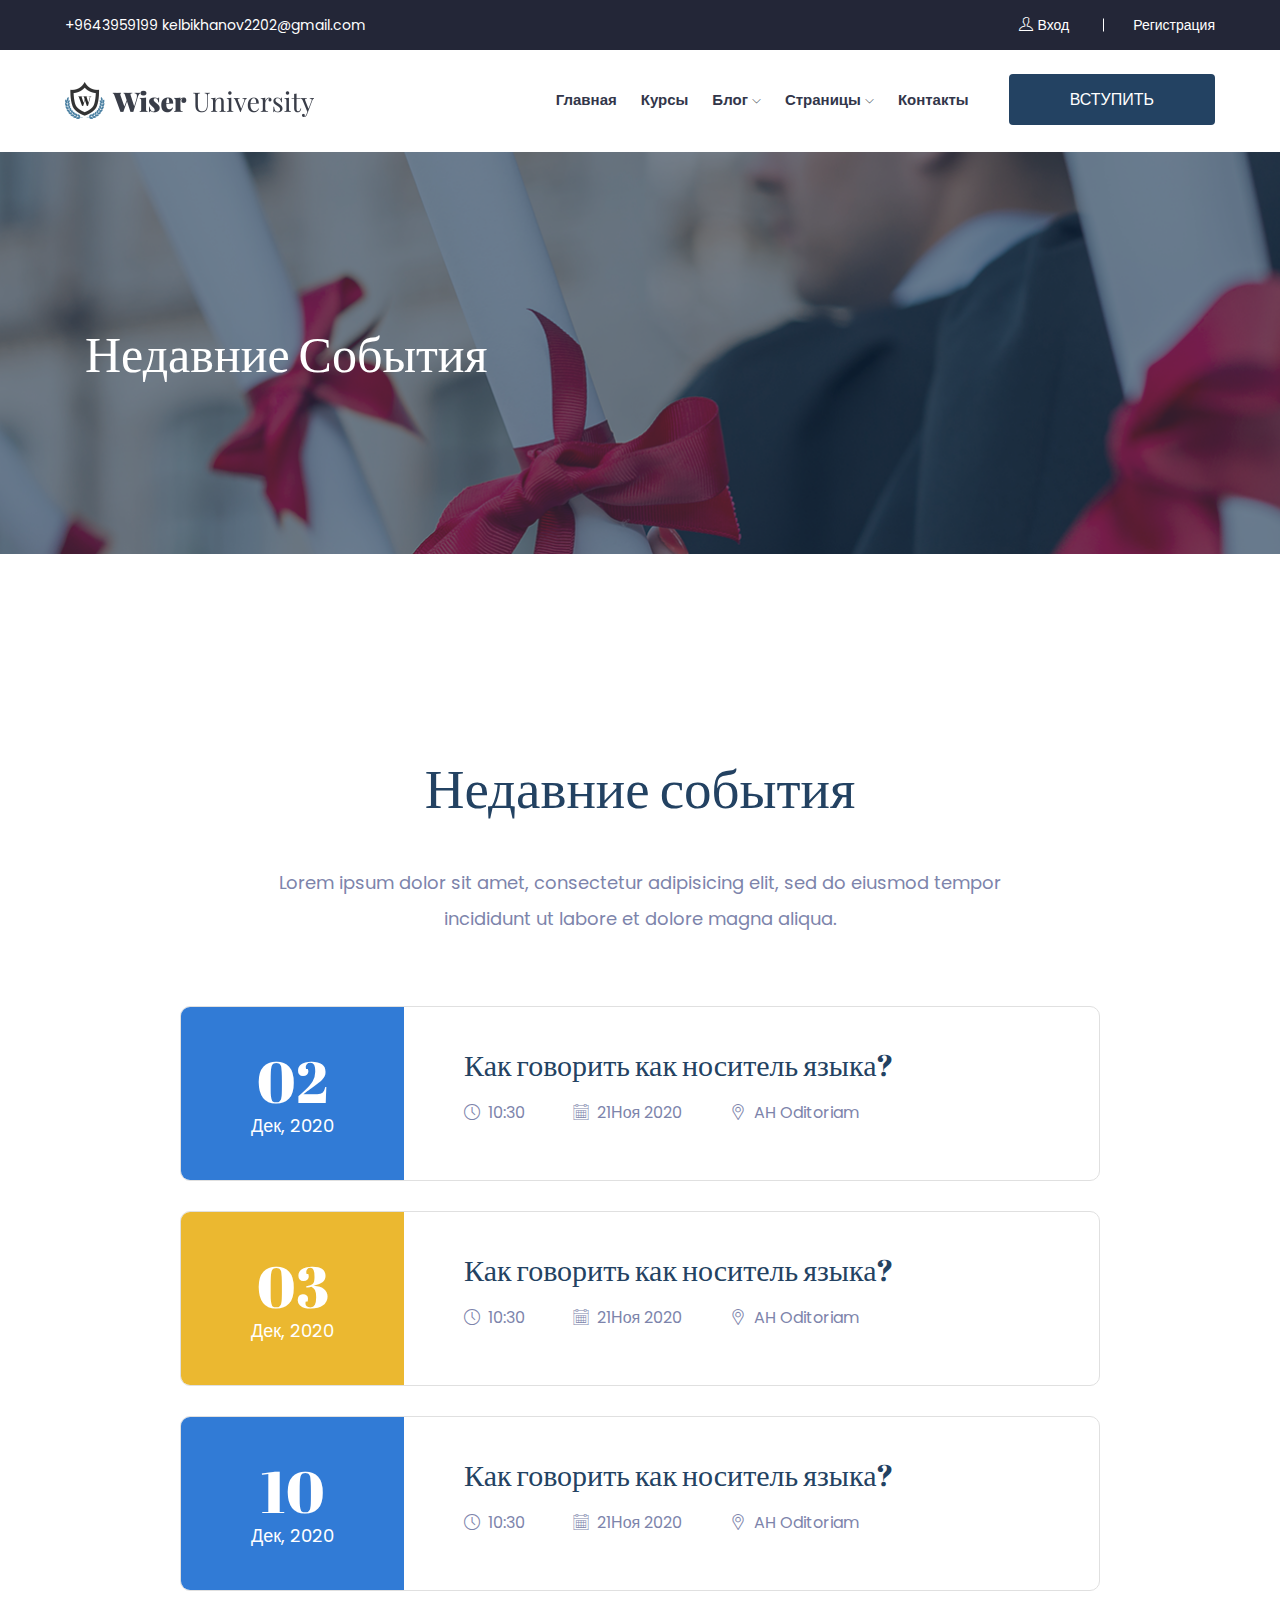
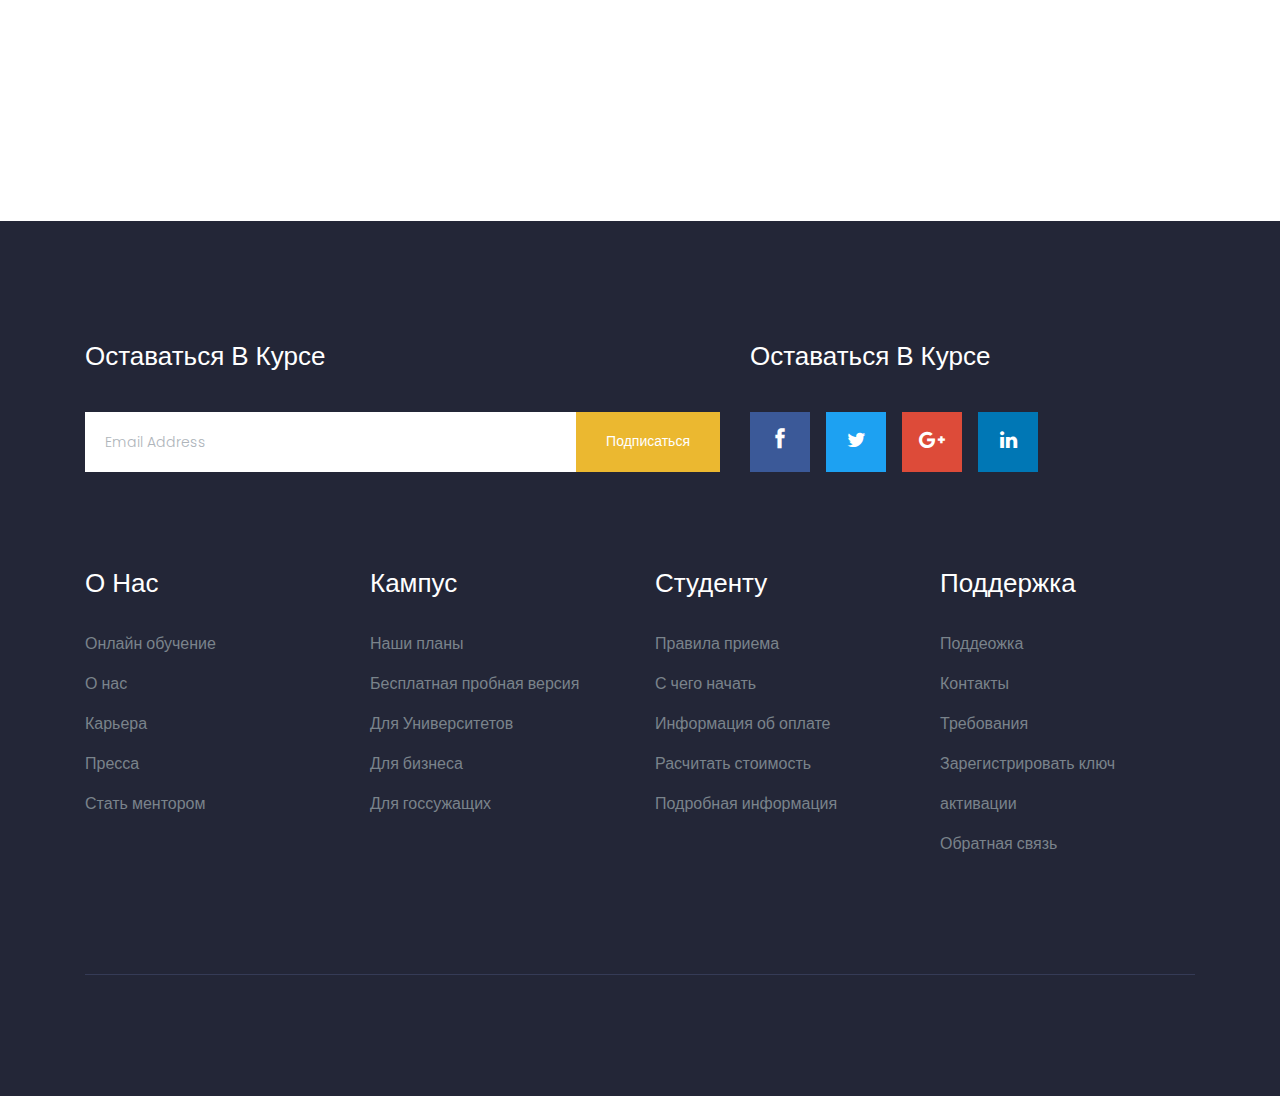
<file: Event.html>
<!doctype html>
<html class="no-js" lang="zxx">

<head>
    <meta charset="utf-8">
    <meta http-equiv="x-ua-compatible" content="ie=edge">
    <title>Education</title>
    <meta name="description" content="">
    <meta name="viewport" content="width=device-width, initial-scale=1">

    <!-- <link rel="manifest" href="site.webmanifest"> -->
    <link rel="shortcut icon" type="image/x-icon" href="img/favicon.png">
    <!-- Place favicon.ico in the root directory -->

    <!-- CSS here -->
    <link rel="stylesheet" href="css/bootstrap.min.css">
    <link rel="stylesheet" href="css/owl.carousel.min.css">
    <link rel="stylesheet" href="css/magnific-popup.css">
    <link rel="stylesheet" href="css/font-awesome.min.css">
    <link rel="stylesheet" href="css/themify-icons.css">
    <link rel="stylesheet" href="css/nice-select.css">
    <link rel="stylesheet" href="css/flaticon.css">
    <link rel="stylesheet" href="css/gijgo.css">
    <link rel="stylesheet" href="css/animate.css">
    <link rel="stylesheet" href="css/slicknav.css">
    <link rel="stylesheet" href="css/style.css">
</head>

<body>
    <header>
        <div class="header-area ">
            <div class="header-top_area">
                <div class="container-fluid">
                    <div class="row">
                        <div class="col-lg-12">
                            <div class="header_top_wrap d-flex justify-content-between align-items-center">
                                <div class="text_wrap">
                                    <p><span>+9643959199</span> <span>kelbikhanov2202@gmail.com</span></p>
                                </div>
                                <div class="text_wrap">
                                    <p><a href="./login.html"> <i class="ti-user"></i>  Вход</a> <a href="./reg.html">Регистрация</a></p>
                                </div>
                            </div>
                        </div>
                    </div>
                </div>
            </div>
            <div id="sticky-header" class="main-header-area">
                <div class="container-fluid">
                    <div class="row">
                        <div class="col-lg-12">
                            <div class="header_wrap d-flex justify-content-between align-items-center">
                                <div class="header_left">
                                    <div class="logo">
                                        <a href="index.html">
                                            <img src="img/logo.png" alt="">
                                        </a>
                                    </div>
                                </div>
                                <div class="header_right d-flex align-items-center">
                                    <div class="main-menu  d-none d-lg-block">
                                        <nav>
                                            <ul id="navigation">
                                                <li><a  href="index.html">Главная</a></li>
                                                <li><a href="Courses.html">Курсы</a></li>
                                                <li><a href="#">Блог <i class="ti-angle-down"></i></a>
                                                    <ul class="submenu">
                                                        <li><a href="blog.html">Блог</a></li>
                                                    </ul>
                                                </li>
                                                <li><a href="#">Страницы <i class="ti-angle-down"></i></a>
                                                    <ul class="submenu">
                                                        <li><a href="Event.html">события</a></li>
                                                        <li><a href="event_details.html">Детали события</a></li>
                                                        <li><a href="Admissions.html">Прием</a></li>
                                                    </ul>
                                                </li>
                                                <li><a href="contact.html">Контакты</a></li>
                                            </ul>
                                        </nav>
                                    </div>
                                    <div class="Appointment">
                                        <div class="book_btn d-none d-lg-block">
                                            <a data-scroll-nav='1' href="#">Вступить</a>
                                        </div>
                                    </div>
                                </div>
                            </div>
                        </div>
                        <div class="col-12">
                            <div class="mobile_menu d-block d-lg-none"></div>
                        </div>
                    </div>
                </div>
            </div>
        </div>
    </header>

    <div class="bradcam_area breadcam_bg">
        <div class="container">
            <div class="row">
                <div class="col-xl-12">
                    <div class="bradcam_text">
                        <h3>Недавние события</h3>
                    </div>
                </div>
            </div>
        </div>
    </div>

    <div class="recent_event_area section__padding">
        <div class="container">
            <div class="row justify-content-center">
                <div class="col-lg-8 col-md-10">
                    <div class="section_title text-center mb-70">
                        <h3 class="mb-45">Недавние события</h3>
                        <p>Lorem ipsum dolor sit amet, consectetur adipisicing elit, sed do eiusmod tempor incididunt ut labore et dolore magna aliqua.</p>
                    </div>
                </div>
            </div>
            <div class="row justify-content-center">
                <div class="col-lg-10">
                    <div class="single_event d-flex align-items-center">
                        <div class="date text-center">
                            <span>02</span>
                            <p>Дек, 2020</p>
                        </div>
                        <div class="event_info">
                            <a href="event_details.html">
                                <h4>Как говорить как носитель языка?</h4>
                             </a>
                            <p><span> <i class="flaticon-clock"></i> 10:30</span> <span> <i class="flaticon-calendar"></i> 21Ноя 2020 </span> <span> <i class="flaticon-placeholder"></i> AH Oditoriam</span> </p>
                        </div>
                    </div>
                    <div class="single_event d-flex align-items-center">
                        <div class="date text-center">
                            <span>03</span>
                            <p>Дек, 2020</p>
                        </div>
                        <div class="event_info">
                            <a href="event_details.html">
                                <h4>Как говорить как носитель языка?</h4>
                             </a>
                            <p><span> <i class="flaticon-clock"></i> 10:30</span> <span> <i class="flaticon-calendar"></i> 21Ноя 2020 </span> <span> <i class="flaticon-placeholder"></i> AH Oditoriam</span> </p>
                        </div>
                    </div>
                    <div class="single_event d-flex align-items-center">
                        <div class="date text-center">
                            <span>10</span>
                            <p>Дек, 2020</p>
                        </div>
                        <div class="event_info">
                            <a href="event_details.html">
                                <h4>Как говорить как носитель языка?</h4>
                             </a>
                            <p><span> <i class="flaticon-clock"></i> 10:30</span> <span> <i class="flaticon-calendar"></i> 21Ноя 2020 </span> <span> <i class="flaticon-placeholder"></i> AH Oditoriam</span> </p>
                        </div>
                    </div>
                </div>
            </div>
        </div>
    </div>


    <footer class="footer">
        <div class="footer_top">
            <div class="container">
                <div class="newsLetter_wrap">
                    <div class="row justify-content-between">
                        <div class="col-md-7">
                            <div class="footer_widget">
                                <h3 class="footer_title">
                                    Оставаться в курсе
                                </h3>
                                <form action="#" class="newsletter_form">
                                    <input type="text" placeholder="Email Address">
                                    <button type="submit">Подписаться</button>
                                </form>
                            </div>
                        </div>
                        <div class="col-md-12 col-lg-5">
                            <div class="footer_widget">
                                <h3 class="footer_title">
                                    Оставаться в курсе
                                </h3>
                                <div class="socail_links">
                                    <ul>
                                        <li>
                                            <a href="#">
                                                <i class="ti-facebook"></i>
                                            </a>
                                        </li>
                                        <li>
                                            <a href="#">
                                                <i class="fa fa-twitter"></i>
                                            </a>
                                        </li>
                                        <li>
                                            <a href="#">
                                                <i class="fa fa-google-plus"></i>
                                            </a>
                                        </li>
                                        <li>
                                            <a href="#">
                                                <i class="fa fa-linkedin"></i>
                                            </a>
                                        </li>
                                    </ul>
                                </div>
    
                            </div>
                        </div>
                    </div>
                </div>
                <div class="row">
                    <div class="col-xl-3 col-md-6 col-lg-3">
                        <div class="footer_widget">
                            <h3 class="footer_title">
                                О нас
                            </h3>
                            <ul>
                                <li><a href="#">Онлайн обучение</a></li>
                                <li><a href="#">О нас</a></li>
                                <li><a href="#">Карьера</a></li>
                                <li><a href="#">Пресса</a></li>
                                <li><a href="#">Стать ментором</a></li>
                            </ul>
                        </div>
                    </div>
                    <div class="col-xl-3 col-md-6 col-lg-3">
                        <div class="footer_widget">
                            <h3 class="footer_title">
                                Кампус
                            </h3>
                            <ul>
                                <li><a href="#">Наши планы</a></li>
                                <li><a href="#">Бесплатная пробная версия</a></li>
                                <li><a href="#">Для Университетов</a></li>
                                <li><a href="#">Для бизнеса</a></li>
                                <li><a href="#">Для госсужащих</a></li>
                            </ul>
                        </div>
                    </div>
                    <div class="col-xl-3 col-md-6 col-lg-3">
                        <div class="footer_widget">
                            <h3 class="footer_title">
                                Студенту
                            </h3>
                            <ul>
                                <li><a href="#">Правила приема</a></li>
                                <li><a href="#">С чего начать</a></li>
                                <li><a href="#">Информация об оплате</a></li>
                                <li><a href="#">Расчитать стоимость</a></li>
                                <li><a href="#">Подробная информация</a></li>
                            </ul>
                        </div>
                    </div>
                    <div class="col-xl-3 col-md-6 col-lg-3">
                        <div class="footer_widget">
                            <h3 class="footer_title">
                                Поддержка
                            </h3>
                            <ul>
                                <li><a href="#">Поддеожка</a></li>
                                <li><a href="#">Контакты</a></li>
                                <li><a href="#">Требования</a></li>
                                <li><a href="#">Зарегистрировать ключ активации</a></li>
                                <li><a href="#">Обратная связь</a></li>
                            </ul>
                        </div>
                    </div>
                </div>
            </div>
        </div>
        <div class="copy-right_text">
            <div class="container">
                <div class="footer_border"></div>
                <div class="row">
                    <div class="col-xl-12">
                        <p class="copy_right text-center">
                        </p>
                    </div>
                </div>
            </div>
        </div>
    </footer>


    <script src="js/vendor/modernizr-3.5.0.min.js"></script>
    <script src="js/vendor/jquery-1.12.4.min.js"></script>
    <script src="js/popper.min.js"></script>
    <script src="js/bootstrap.min.js"></script>
    <script src="js/owl.carousel.min.js"></script>
    <script src="js/isotope.pkgd.min.js"></script>
    <script src="js/ajax-form.js"></script>
    <script src="js/waypoints.min.js"></script>
    <script src="js/jquery.counterup.min.js"></script>
    <script src="js/imagesloaded.pkgd.min.js"></script>
    <script src="js/scrollIt.js"></script>
    <script src="js/jquery.scrollUp.min.js"></script>
    <script src="js/wow.min.js"></script>
    <script src="js/nice-select.min.js"></script>
    <script src="js/jquery.slicknav.min.js"></script>
    <script src="js/jquery.magnific-popup.min.js"></script>
    <script src="js/plugins.js"></script>
    <script src="js/gijgo.min.js"></script>

    <!--contact js-->
    <script src="js/contact.js"></script>
    <script src="js/jquery.ajaxchimp.min.js"></script>
    <script src="js/jquery.form.js"></script>
    <script src="js/jquery.validate.min.js"></script>
    <script src="js/mail-script.js"></script>

    <script src="js/main.js"></script>

</body>

</html>
</file>
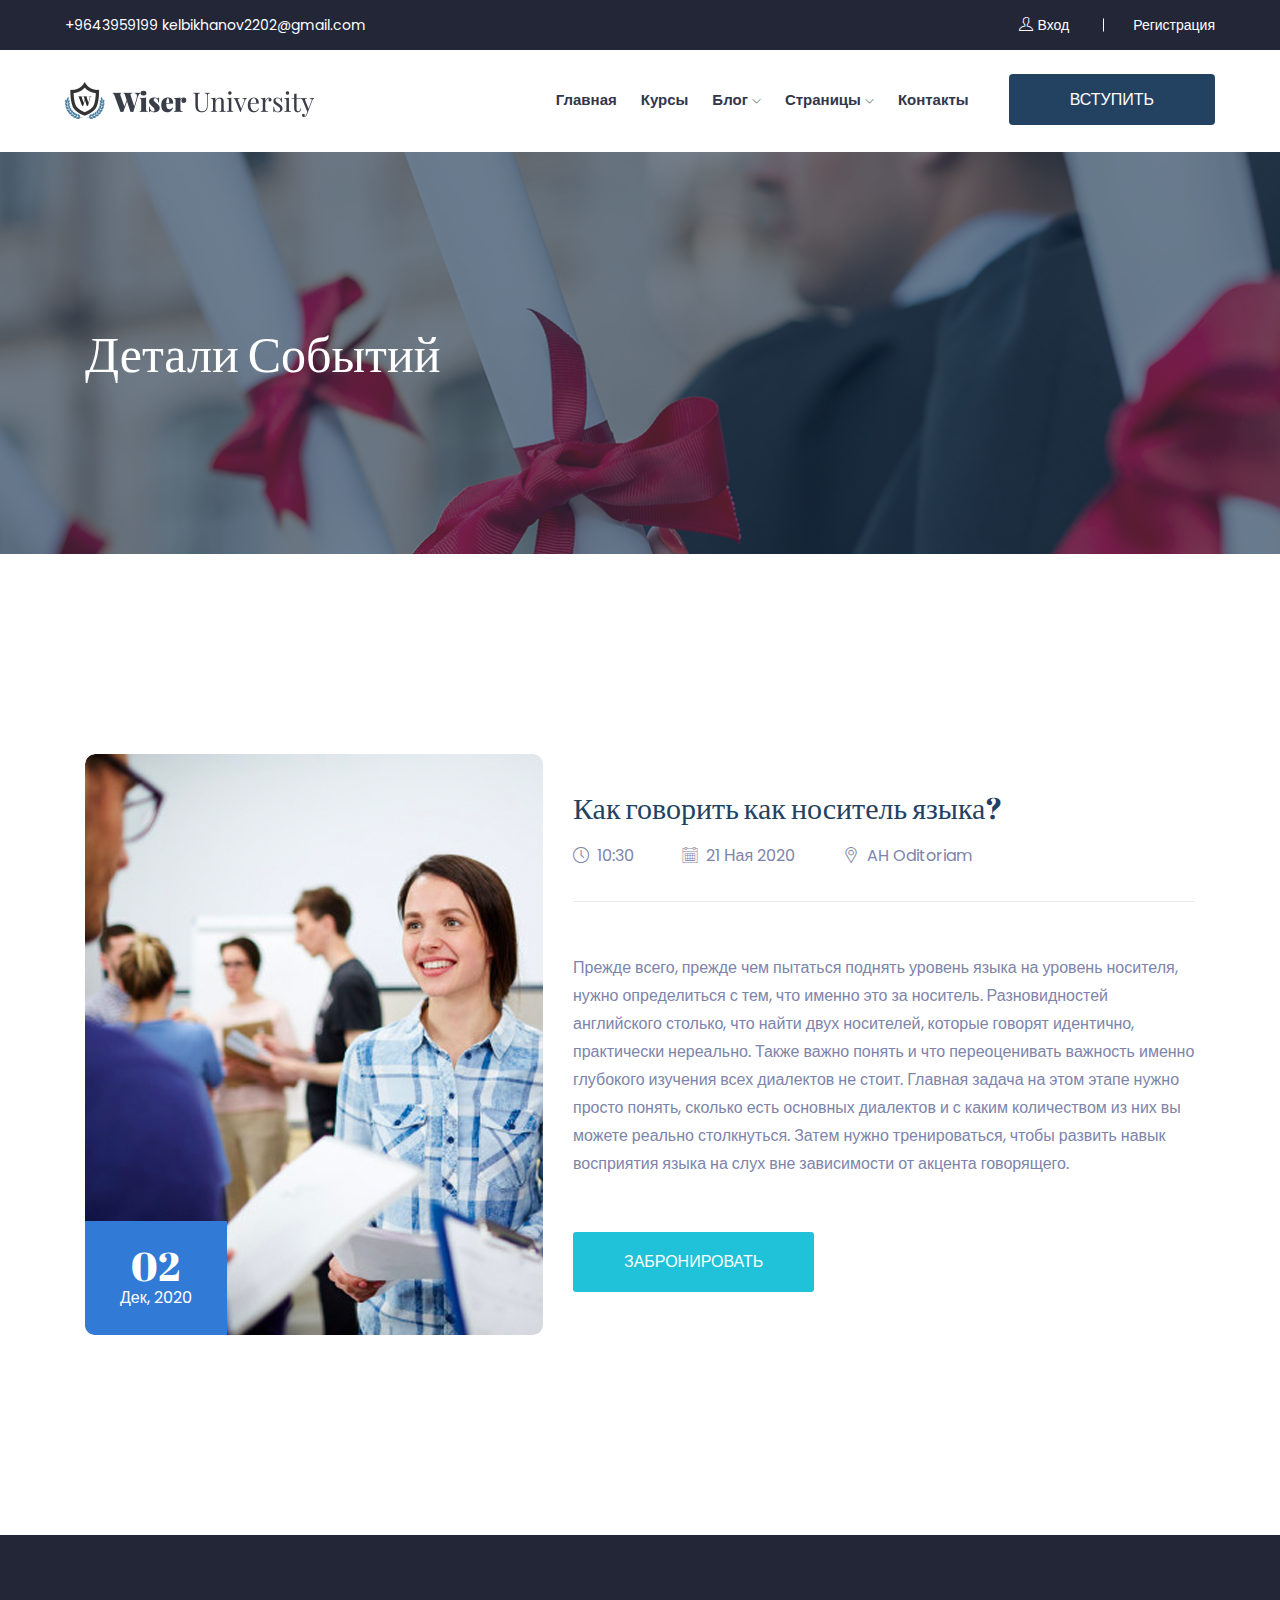
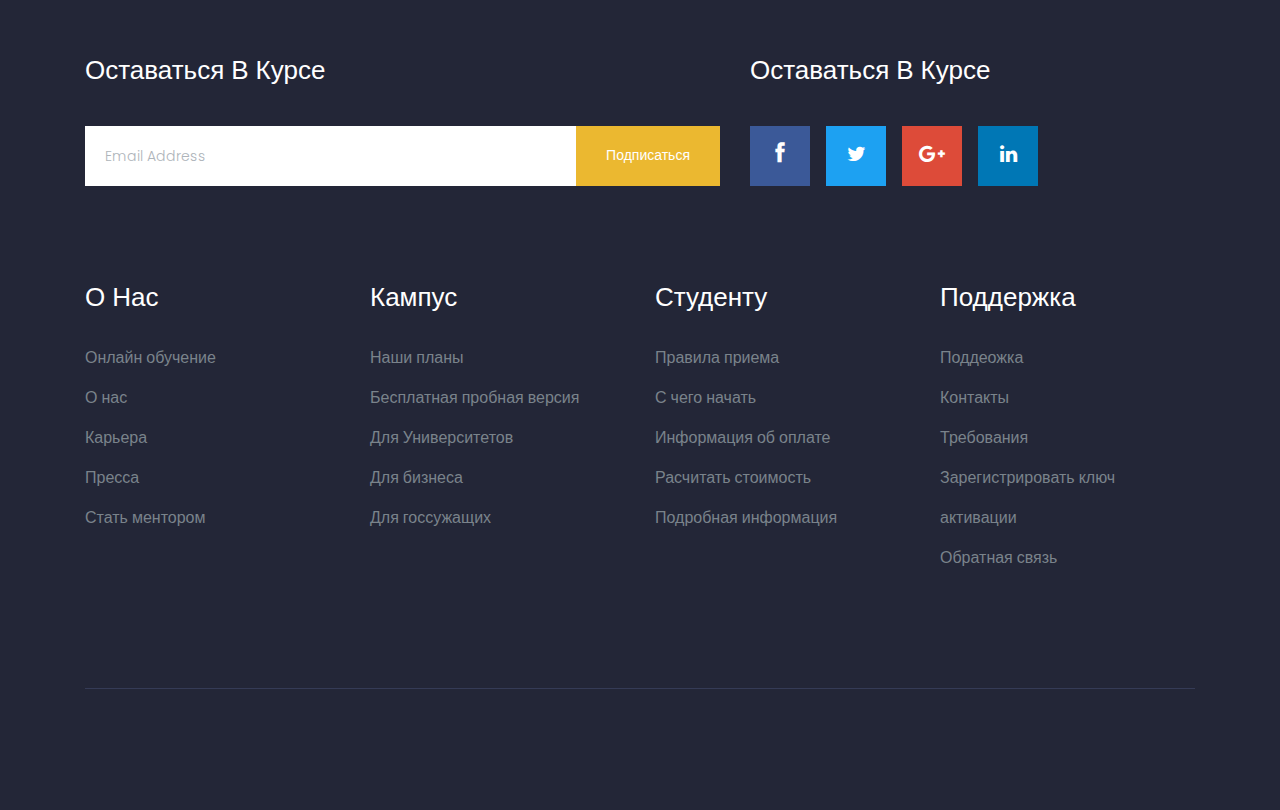
<file: event_details.html>
<!doctype html>
<html class="no-js" lang="zxx">

<head>
    <meta charset="utf-8">
    <meta http-equiv="x-ua-compatible" content="ie=edge">
    <title>Education</title>
    <meta name="description" content="">
    <meta name="viewport" content="width=device-width, initial-scale=1">
    <link rel="shortcut icon" type="image/x-icon" href="img/favicon.png">

    <link rel="stylesheet" href="css/bootstrap.min.css">
    <link rel="stylesheet" href="css/owl.carousel.min.css">
    <link rel="stylesheet" href="css/magnific-popup.css">
    <link rel="stylesheet" href="css/font-awesome.min.css">
    <link rel="stylesheet" href="css/themify-icons.css">
    <link rel="stylesheet" href="css/nice-select.css">
    <link rel="stylesheet" href="css/flaticon.css">
    <link rel="stylesheet" href="css/gijgo.css">
    <link rel="stylesheet" href="css/animate.css">
    <link rel="stylesheet" href="css/slicknav.css">
    <link rel="stylesheet" href="css/style.css">
</head>

<body>
    <header>
        <div class="header-area ">
            <div class="header-top_area">
                <div class="container-fluid">
                    <div class="row">
                        <div class="col-lg-12">
                            <div class="header_top_wrap d-flex justify-content-between align-items-center">
                                <div class="text_wrap">
                                    <p><span>+9643959199</span> <span>kelbikhanov2202@gmail.com</span></p>
                                </div>
                                <div class="text_wrap">
                                    <p><a href="./login.html"> <i class="ti-user"></i>  Вход</a> <a href="./reg.html">Регистрация</a></p>
                                </div>
                            </div>
                        </div>
                    </div>
                </div>
            </div>
            <div id="sticky-header" class="main-header-area">
                <div class="container-fluid">
                    <div class="row">
                        <div class="col-lg-12">
                            <div class="header_wrap d-flex justify-content-between align-items-center">
                                <div class="header_left">
                                    <div class="logo">
                                        <a href="index.html">
                                            <img src="img/logo.png" alt="">
                                        </a>
                                    </div>
                                </div>
                                <div class="header_right d-flex align-items-center">
                                    <div class="main-menu  d-none d-lg-block">
                                        <nav>
                                            <ul id="navigation">
                                                <li><a  href="index.html">Главная</a></li>
                                                <li><a href="Courses.html">Курсы</a></li>
                                                <li><a href="#">Блог <i class="ti-angle-down"></i></a>
                                                    <ul class="submenu">
                                                        <li><a href="blog.html">Блог</a></li>
                                                    </ul>
                                                </li>
                                                <li><a href="#">Страницы <i class="ti-angle-down"></i></a>
                                                    <ul class="submenu">
                                                        <li><a href="Event.html">события</a></li>
                                                        <li><a href="event_details.html">Детали события</a></li>
                                                        <li><a href="Admissions.html">Прием</a></li>
                                                    </ul>
                                                </li>
                                                <li><a href="contact.html">Контакты</a></li>
                                            </ul>
                                        </nav>
                                    </div>
                                    <div class="Appointment">
                                        <div class="book_btn d-none d-lg-block">
                                            <a data-scroll-nav='1' href="#">Вступить</a>
                                        </div>
                                    </div>
                                </div>
                            </div>
                        </div>
                        <div class="col-12">
                            <div class="mobile_menu d-block d-lg-none"></div>
                        </div>
                    </div>
                </div>
            </div>
        </div>
    </header>

    <div class="bradcam_area breadcam_bg">
        <div class="container">
            <div class="row">
                <div class="col-xl-12">
                    <div class="bradcam_text">
                        <h3>Детали событий</h3>
                    </div>
                </div>
            </div>
        </div>
    </div>

    <div class="event_details_area section__padding">
        <div class="container">
            <div class="row">
                <div class="col-lg-12">
                    <div class="single_event d-flex align-items-center">
                        <div class="thumb">
                            <img src="img/event/1.png" alt="">
                            <div class="date text-center">
                                <h4>02</h4>
                                <span>Дек, 2020</span>
                            </div>
                        </div>
                        <div class="event_details_info">
                            <div class="event_info">
                                <a href="#">
                                    <h4>Как говорить как носитель языка?</h4>
                                 </a>
                                <p><span> <i class="flaticon-clock"></i> 10:30</span> <span> <i class="flaticon-calendar"></i> 21 Ная 2020 </span> <span> <i class="flaticon-placeholder"></i> AH Oditoriam</span> </p>
                            </div>
                            <p class="event_info_text">
                                Прежде всего, прежде чем пытаться поднять уровень языка на уровень носителя, 
                                нужно определиться с тем, что именно это за носитель. Разновидностей английского столько,
                                 что найти двух носителей, которые говорят идентично, практически нереально.
                                 Также важно понять и что переоценивать важность именно глубокого изучения всех 
                                 диалектов не стоит. Главная задача на этом этапе нужно просто понять, сколько есть 
                                 основных диалектов и с каким количеством из них вы можете реально столкнуться. Затем нужно 
                                 тренироваться, чтобы развить навык восприятия языка на слух вне зависимости от акцента говорящего.
                            </p>
                            <a href="#" class="boxed-btn3">Забронировать</a>
                        </div>
                    </div>
                </div>
            </div>
        </div>
    </div>


    <footer class="footer">
        <div class="footer_top">
            <div class="container">
                <div class="newsLetter_wrap">
                    <div class="row justify-content-between">
                        <div class="col-md-7">
                            <div class="footer_widget">
                                <h3 class="footer_title">
                                    Оставаться в курсе
                                </h3>
                                <form action="#" class="newsletter_form">
                                    <input type="text" placeholder="Email Address">
                                    <button type="submit">Подписаться</button>
                                </form>
                            </div>
                        </div>
                        <div class="col-md-12 col-lg-5">
                            <div class="footer_widget">
                                <h3 class="footer_title">
                                    Оставаться в курсе
                                </h3>
                                <div class="socail_links">
                                    <ul>
                                        <li>
                                            <a href="#">
                                                <i class="ti-facebook"></i>
                                            </a>
                                        </li>
                                        <li>
                                            <a href="#">
                                                <i class="fa fa-twitter"></i>
                                            </a>
                                        </li>
                                        <li>
                                            <a href="#">
                                                <i class="fa fa-google-plus"></i>
                                            </a>
                                        </li>
                                        <li>
                                            <a href="#">
                                                <i class="fa fa-linkedin"></i>
                                            </a>
                                        </li>
                                    </ul>
                                </div>
    
                            </div>
                        </div>
                    </div>
                </div>
                <div class="row">
                    <div class="col-xl-3 col-md-6 col-lg-3">
                        <div class="footer_widget">
                            <h3 class="footer_title">
                                О нас
                            </h3>
                            <ul>
                                <li><a href="#">Онлайн обучение</a></li>
                                <li><a href="#">О нас</a></li>
                                <li><a href="#">Карьера</a></li>
                                <li><a href="#">Пресса</a></li>
                                <li><a href="#">Стать ментором</a></li>
                            </ul>
                        </div>
                    </div>
                    <div class="col-xl-3 col-md-6 col-lg-3">
                        <div class="footer_widget">
                            <h3 class="footer_title">
                                Кампус
                            </h3>
                            <ul>
                                <li><a href="#">Наши планы</a></li>
                                <li><a href="#">Бесплатная пробная версия</a></li>
                                <li><a href="#">Для Университетов</a></li>
                                <li><a href="#">Для бизнеса</a></li>
                                <li><a href="#">Для госсужащих</a></li>
                            </ul>
                        </div>
                    </div>
                    <div class="col-xl-3 col-md-6 col-lg-3">
                        <div class="footer_widget">
                            <h3 class="footer_title">
                                Студенту
                            </h3>
                            <ul>
                                <li><a href="#">Правила приема</a></li>
                                <li><a href="#">С чего начать</a></li>
                                <li><a href="#">Информация об оплате</a></li>
                                <li><a href="#">Расчитать стоимость</a></li>
                                <li><a href="#">Подробная информация</a></li>
                            </ul>
                        </div>
                    </div>
                    <div class="col-xl-3 col-md-6 col-lg-3">
                        <div class="footer_widget">
                            <h3 class="footer_title">
                                Поддержка
                            </h3>
                            <ul>
                                <li><a href="#">Поддеожка</a></li>
                                <li><a href="#">Контакты</a></li>
                                <li><a href="#">Требования</a></li>
                                <li><a href="#">Зарегистрировать ключ активации</a></li>
                                <li><a href="#">Обратная связь</a></li>
                            </ul>
                        </div>
                    </div>
                </div>
            </div>
        </div>
        <div class="copy-right_text">
            <div class="container">
                <div class="footer_border"></div>
                <div class="row">
                    <div class="col-xl-12">
                        <p class="copy_right text-center">
                        </p>
                    </div>
                </div>
            </div>
        </div>
    </footer>


    <script src="js/vendor/modernizr-3.5.0.min.js"></script>
    <script src="js/vendor/jquery-1.12.4.min.js"></script>
    <script src="js/popper.min.js"></script>
    <script src="js/bootstrap.min.js"></script>
    <script src="js/owl.carousel.min.js"></script>
    <script src="js/isotope.pkgd.min.js"></script>
    <script src="js/ajax-form.js"></script>
    <script src="js/waypoints.min.js"></script>
    <script src="js/jquery.counterup.min.js"></script>
    <script src="js/imagesloaded.pkgd.min.js"></script>
    <script src="js/scrollIt.js"></script>
    <script src="js/jquery.scrollUp.min.js"></script>
    <script src="js/wow.min.js"></script>
    <script src="js/nice-select.min.js"></script>
    <script src="js/jquery.slicknav.min.js"></script>
    <script src="js/jquery.magnific-popup.min.js"></script>
    <script src="js/plugins.js"></script>
    <script src="js/gijgo.min.js"></script>


    <script src="js/contact.js"></script>
    <script src="js/jquery.ajaxchimp.min.js"></script>
    <script src="js/jquery.form.js"></script>
    <script src="js/jquery.validate.min.js"></script>
    <script src="js/mail-script.js"></script>

    <script src="js/main.js"></script>

</body>

</html>
</file>
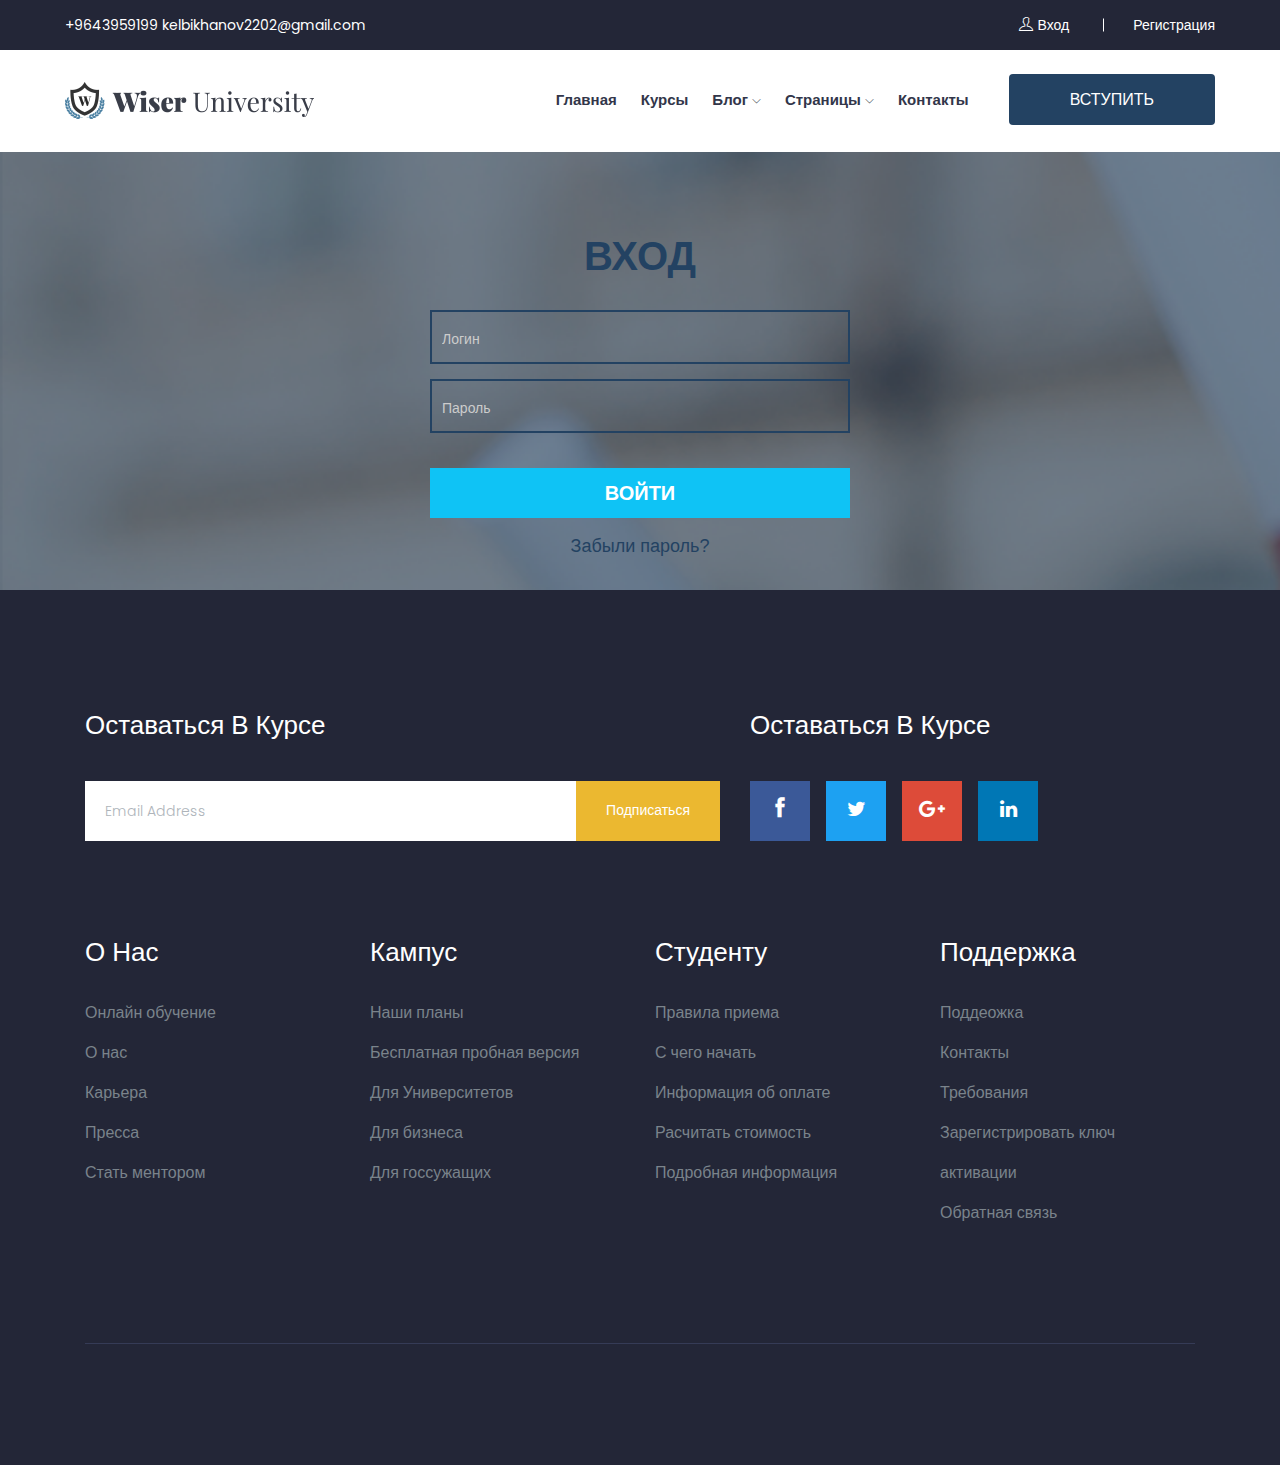
<file: login.html>
<!doctype html>
<html class="no-js" lang="zxx">

<head>
    <meta charset="utf-8">
    <meta http-equiv="x-ua-compatible" content="ie=edge">
    <title>Education</title>
    <meta name="description" content="">
    <meta name="viewport" content="width=device-width, initial-scale=1">
    <link rel="shortcut icon" type="image/x-icon" href="img/favicon.png">
    <link rel="stylesheet" href="css/bootstrap.min.css">
    <link rel="stylesheet" href="css/owl.carousel.min.css">
    <link rel="stylesheet" href="css/magnific-popup.css">
    <link rel="stylesheet" href="css/font-awesome.min.css">
    <link rel="stylesheet" href="css/themify-icons.css">
    <link rel="stylesheet" href="css/nice-select.css">
    <link rel="stylesheet" href="css/flaticon.css">
    <link rel="stylesheet" href="css/gijgo.css">
    <link rel="stylesheet" href="css/animate.css">
    <link rel="stylesheet" href="css/slicknav.css">
    <link rel="stylesheet" href="css/style.css">
    <link rel="stylesheet" href="css/login.css">
</head>

<body>

    <header>
        <div class="header-area ">
            <div class="header-top_area">
                <div class="container-fluid">
                    <div class="row">
                        <div class="col-lg-12">
                            <div class="header_top_wrap d-flex justify-content-between align-items-center">
                                <div class="text_wrap">
                                    <p><span>+9643959199</span> <span>kelbikhanov2202@gmail.com</span></p>
                                </div>
                                <div class="text_wrap">
                                    <p><a href="./login.html"> <i class="ti-user"></i>  Вход</a> <a href="./reg.html">Регистрация</a></p>
                                </div>
                            </div>
                        </div>
                    </div>
                </div>
            </div>
            <div id="sticky-header" class="main-header-area">
                <div class="container-fluid">
                    <div class="row">
                        <div class="col-lg-12">
                            <div class="header_wrap d-flex justify-content-between align-items-center">
                                <div class="header_left">
                                    <div class="logo">
                                        <a href="index.html">
                                            <img src="img/logo.png" alt="">
                                        </a>
                                    </div>
                                </div>
                                <div class="header_right d-flex align-items-center">
                                    <div class="main-menu  d-none d-lg-block">
                                        <nav>
                                            <ul id="navigation">
                                                <li><a  href="index.html">Главная</a></li>
                                                <li><a href="Courses.html">Курсы</a></li>
                                                <li><a href="#">Блог <i class="ti-angle-down"></i></a>
                                                    <ul class="submenu">
                                                        <li><a href="blog.html">Блог</a></li>
                                                    </ul>
                                                </li>
                                                <li><a href="#">Страницы <i class="ti-angle-down"></i></a>
                                                    <ul class="submenu">
                                                        <li><a href="Event.html">события</a></li>
                                                        <li><a href="event_details.html">Детали события</a></li>
                                                        <li><a href="Admissions.html">Прием</a></li>
                                                    </ul>
                                                </li>
                                                <li><a href="contact.html">Контакты</a></li>
                                            </ul>
                                        </nav>
                                    </div>
                                    <div class="Appointment">
                                        <div class="book_btn d-none d-lg-block">
                                            <a data-scroll-nav='1' href="#">Вступить</a>
                                        </div>
                                    </div>
                                </div>
                            </div>
                        </div>
                        <div class="col-12">
                            <div class="mobile_menu d-block d-lg-none"></div>
                        </div>
                    </div>
                </div>
            </div>
        </div>
    </header>
    <div class="body_login">
      <div class="form">
        <h1>Вход</h1>
        <div class="input-form">
          <input type="text" placeholder="Логин">
        </div>
        <div class="input-form">
          <input type="password" placeholder="Пароль">
        </div>
        <div class="input-form">
          <input type="submit" value="Войти">
        </div>
        <a href="#" class="forget">Забыли пароль?</a>
      </div>
    </div>
    
  

    <footer class="footer">
        <div class="footer_top">
            <div class="container">
                <div class="newsLetter_wrap">
                    <div class="row justify-content-between">
                        <div class="col-md-7">
                            <div class="footer_widget">
                                <h3 class="footer_title">
                                    Оставаться в курсе
                                </h3>
                                <form action="#" class="newsletter_form">
                                    <input type="text" placeholder="Email Address">
                                    <button type="submit">Подписаться</button>
                                </form>
                            </div>
                        </div>
                        <div class="col-md-12 col-lg-5">
                            <div class="footer_widget">
                                <h3 class="footer_title">
                                    Оставаться в курсе
                                </h3>
                                <div class="socail_links">
                                    <ul>
                                        <li>
                                            <a href="#">
                                                <i class="ti-facebook"></i>
                                            </a>
                                        </li>
                                        <li>
                                            <a href="#">
                                                <i class="fa fa-twitter"></i>
                                            </a>
                                        </li>
                                        <li>
                                            <a href="#">
                                                <i class="fa fa-google-plus"></i>
                                            </a>
                                        </li>
                                        <li>
                                            <a href="#">
                                                <i class="fa fa-linkedin"></i>
                                            </a>
                                        </li>
                                    </ul>
                                </div>
    
                            </div>
                        </div>
                    </div>
                </div>
                <div class="row">
                    <div class="col-xl-3 col-md-6 col-lg-3">
                        <div class="footer_widget">
                            <h3 class="footer_title">
                                О нас
                            </h3>
                            <ul>
                                <li><a href="#">Онлайн обучение</a></li>
                                <li><a href="#">О нас</a></li>
                                <li><a href="#">Карьера</a></li>
                                <li><a href="#">Пресса</a></li>
                                <li><a href="#">Стать ментором</a></li>
                            </ul>
                        </div>
                    </div>
                    <div class="col-xl-3 col-md-6 col-lg-3">
                        <div class="footer_widget">
                            <h3 class="footer_title">
                                Кампус
                            </h3>
                            <ul>
                                <li><a href="#">Наши планы</a></li>
                                <li><a href="#">Бесплатная пробная версия</a></li>
                                <li><a href="#">Для Университетов</a></li>
                                <li><a href="#">Для бизнеса</a></li>
                                <li><a href="#">Для госсужащих</a></li>
                            </ul>
                        </div>
                    </div>
                    <div class="col-xl-3 col-md-6 col-lg-3">
                        <div class="footer_widget">
                            <h3 class="footer_title">
                                Студенту
                            </h3>
                            <ul>
                                <li><a href="#">Правила приема</a></li>
                                <li><a href="#">С чего начать</a></li>
                                <li><a href="#">Информация об оплате</a></li>
                                <li><a href="#">Расчитать стоимость</a></li>
                                <li><a href="#">Подробная информация</a></li>
                            </ul>
                        </div>
                    </div>
                    <div class="col-xl-3 col-md-6 col-lg-3">
                        <div class="footer_widget">
                            <h3 class="footer_title">
                                Поддержка
                            </h3>
                            <ul>
                                <li><a href="#">Поддеожка</a></li>
                                <li><a href="#">Контакты</a></li>
                                <li><a href="#">Требования</a></li>
                                <li><a href="#">Зарегистрировать ключ активации</a></li>
                                <li><a href="#">Обратная связь</a></li>
                            </ul>
                        </div>
                    </div>
                </div>
            </div>
        </div>
        <div class="copy-right_text">
            <div class="container">
                <div class="footer_border"></div>
                <div class="row">
                    <div class="col-xl-12">
                        <p class="copy_right text-center">
                        </p>
                    </div>
                </div>
            </div>
        </div>
    </footer>
    <!-- footer end  -->


    <!-- JS here -->
    <script src="js/vendor/modernizr-3.5.0.min.js"></script>
    <script src="js/vendor/jquery-1.12.4.min.js"></script>
    <script src="js/popper.min.js"></script>
    <script src="js/bootstrap.min.js"></script>
    <script src="js/owl.carousel.min.js"></script>
    <script src="js/isotope.pkgd.min.js"></script>
    <script src="js/ajax-form.js"></script>
    <script src="js/waypoints.min.js"></script>
    <script src="js/jquery.counterup.min.js"></script>
    <script src="js/imagesloaded.pkgd.min.js"></script>
    <script src="js/scrollIt.js"></script>
    <script src="js/jquery.scrollUp.min.js"></script>
    <script src="js/wow.min.js"></script>
    <script src="js/nice-select.min.js"></script>
    <script src="js/jquery.slicknav.min.js"></script>
    <script src="js/jquery.magnific-popup.min.js"></script>
    <script src="js/plugins.js"></script>
    <script src="js/gijgo.min.js"></script>

    <!--contact js-->
    <script src="js/contact.js"></script>
    <script src="js/jquery.ajaxchimp.min.js"></script>
    <script src="js/jquery.form.js"></script>
    <script src="js/jquery.validate.min.js"></script>
    <script src="js/mail-script.js"></script>

    <script src="js/main.js"></script>

</body>

</html>
</file>
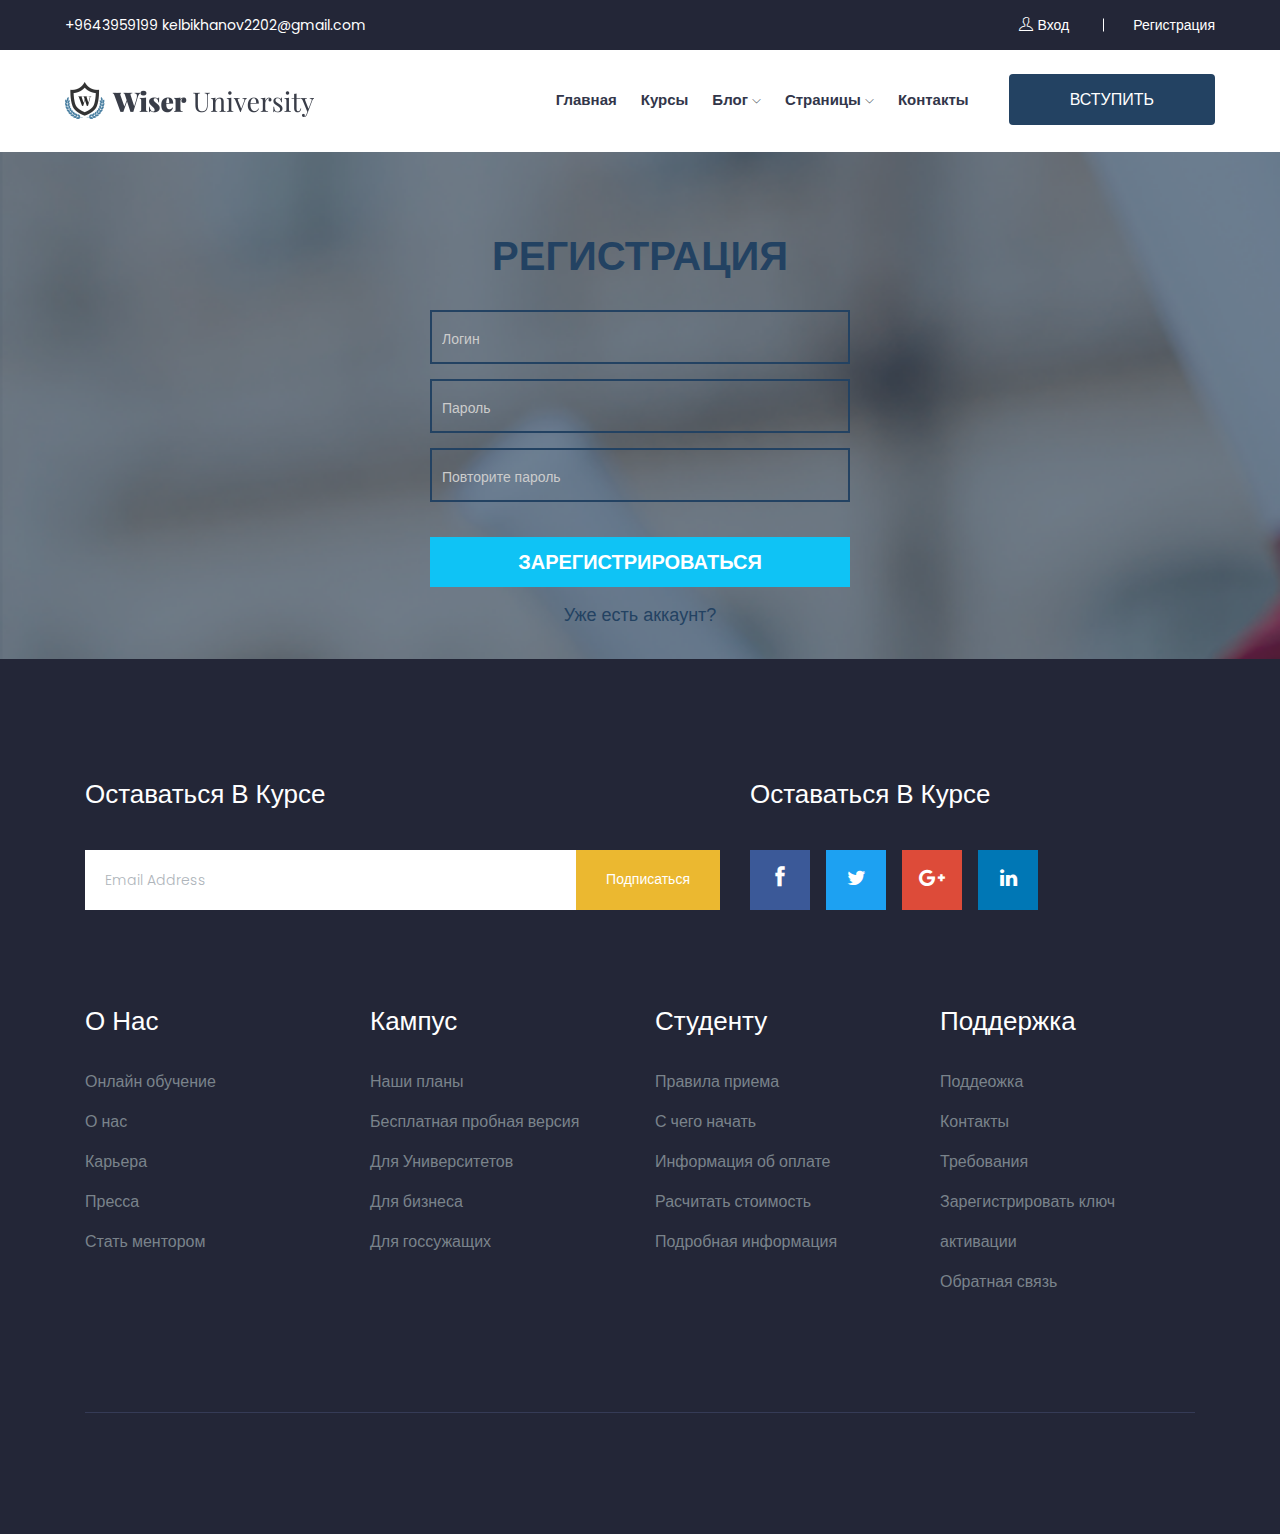
<file: reg.html>
<!doctype html>
<html class="no-js" lang="zxx">

<head>
    <meta charset="utf-8">
    <meta http-equiv="x-ua-compatible" content="ie=edge">
    <title>Education</title>
    <meta name="description" content="">
    <meta name="viewport" content="width=device-width, initial-scale=1">
    <link rel="shortcut icon" type="image/x-icon" href="img/favicon.png">
    <link rel="stylesheet" href="css/bootstrap.min.css">
    <link rel="stylesheet" href="css/owl.carousel.min.css">
    <link rel="stylesheet" href="css/magnific-popup.css">
    <link rel="stylesheet" href="css/font-awesome.min.css">
    <link rel="stylesheet" href="css/themify-icons.css">
    <link rel="stylesheet" href="css/nice-select.css">
    <link rel="stylesheet" href="css/flaticon.css">
    <link rel="stylesheet" href="css/gijgo.css">
    <link rel="stylesheet" href="css/animate.css">
    <link rel="stylesheet" href="css/slicknav.css">
    <link rel="stylesheet" href="css/style.css">
    <link rel="stylesheet" href="css/login.css">
</head>

<body>

    <header>
        <div class="header-area ">
            <div class="header-top_area">
                <div class="container-fluid">
                    <div class="row">
                        <div class="col-lg-12">
                            <div class="header_top_wrap d-flex justify-content-between align-items-center">
                                <div class="text_wrap">
                                    <p><span>+9643959199</span> <span>kelbikhanov2202@gmail.com</span></p>
                                </div>
                                <div class="text_wrap">
                                    <p><a href="./login.html"> <i class="ti-user"></i>  Вход</a> <a href="./reg.html">Регистрация</a></p>
                                </div>
                            </div>
                        </div>
                    </div>
                </div>
            </div>
            <div id="sticky-header" class="main-header-area">
                <div class="container-fluid">
                    <div class="row">
                        <div class="col-lg-12">
                            <div class="header_wrap d-flex justify-content-between align-items-center">
                                <div class="header_left">
                                    <div class="logo">
                                        <a href="index.html">
                                            <img src="img/logo.png" alt="">
                                        </a>
                                    </div>
                                </div>
                                <div class="header_right d-flex align-items-center">
                                    <div class="main-menu  d-none d-lg-block">
                                        <nav>
                                            <ul id="navigation">
                                                <li><a  href="index.html">Главная</a></li>
                                                <li><a href="Courses.html">Курсы</a></li>
                                                <li><a href="#">Блог <i class="ti-angle-down"></i></a>
                                                    <ul class="submenu">
                                                        <li><a href="blog.html">Блог</a></li>
                                                    </ul>
                                                </li>
                                                <li><a href="#">Страницы <i class="ti-angle-down"></i></a>
                                                    <ul class="submenu">
                                                        <li><a href="Event.html">события</a></li>
                                                        <li><a href="event_details.html">Детали события</a></li>
                                                        <li><a href="Admissions.html">Прием</a></li>
                                                    </ul>
                                                </li>
                                                <li><a href="contact.html">Контакты</a></li>
                                            </ul>
                                        </nav>
                                    </div>
                                    <div class="Appointment">
                                        <div class="book_btn d-none d-lg-block">
                                            <a data-scroll-nav='1' href="#">Вступить</a>
                                        </div>
                                    </div>
                                </div>
                            </div>
                        </div>
                        <div class="col-12">
                            <div class="mobile_menu d-block d-lg-none"></div>
                        </div>
                    </div>
                </div>
            </div>
        </div>
    </header>
    <div class="body_login">
      <div class="form">
        <h1>Регистрация</h1>
        <div class="input-form">
          <input type="text" placeholder="Логин">
        </div>
        <div class="input-form">
          <input type="password" placeholder="Пароль">
        </div>
        <div class="input-form">
          <input type="password" placeholder="Повторите пароль">
        </div>
        <div class="input-form">
          <input type="submit" value="Зарегистрироваться">
        </div>
        <a href="#" class="forget">Уже есть аккаунт?</a>
      </div>
    </div>
    
  

    <footer class="footer">
        <div class="footer_top">
            <div class="container">
                <div class="newsLetter_wrap">
                    <div class="row justify-content-between">
                        <div class="col-md-7">
                            <div class="footer_widget">
                                <h3 class="footer_title">
                                    Оставаться в курсе
                                </h3>
                                <form action="#" class="newsletter_form">
                                    <input type="text" placeholder="Email Address">
                                    <button type="submit">Подписаться</button>
                                </form>
                            </div>
                        </div>
                        <div class="col-md-12 col-lg-5">
                            <div class="footer_widget">
                                <h3 class="footer_title">
                                    Оставаться в курсе
                                </h3>
                                <div class="socail_links">
                                    <ul>
                                        <li>
                                            <a href="#">
                                                <i class="ti-facebook"></i>
                                            </a>
                                        </li>
                                        <li>
                                            <a href="#">
                                                <i class="fa fa-twitter"></i>
                                            </a>
                                        </li>
                                        <li>
                                            <a href="#">
                                                <i class="fa fa-google-plus"></i>
                                            </a>
                                        </li>
                                        <li>
                                            <a href="#">
                                                <i class="fa fa-linkedin"></i>
                                            </a>
                                        </li>
                                    </ul>
                                </div>
    
                            </div>
                        </div>
                    </div>
                </div>
                <div class="row">
                    <div class="col-xl-3 col-md-6 col-lg-3">
                        <div class="footer_widget">
                            <h3 class="footer_title">
                                О нас
                            </h3>
                            <ul>
                                <li><a href="#">Онлайн обучение</a></li>
                                <li><a href="#">О нас</a></li>
                                <li><a href="#">Карьера</a></li>
                                <li><a href="#">Пресса</a></li>
                                <li><a href="#">Стать ментором</a></li>
                            </ul>
                        </div>
                    </div>
                    <div class="col-xl-3 col-md-6 col-lg-3">
                        <div class="footer_widget">
                            <h3 class="footer_title">
                                Кампус
                            </h3>
                            <ul>
                                <li><a href="#">Наши планы</a></li>
                                <li><a href="#">Бесплатная пробная версия</a></li>
                                <li><a href="#">Для Университетов</a></li>
                                <li><a href="#">Для бизнеса</a></li>
                                <li><a href="#">Для госсужащих</a></li>
                            </ul>
                        </div>
                    </div>
                    <div class="col-xl-3 col-md-6 col-lg-3">
                        <div class="footer_widget">
                            <h3 class="footer_title">
                                Студенту
                            </h3>
                            <ul>
                                <li><a href="#">Правила приема</a></li>
                                <li><a href="#">С чего начать</a></li>
                                <li><a href="#">Информация об оплате</a></li>
                                <li><a href="#">Расчитать стоимость</a></li>
                                <li><a href="#">Подробная информация</a></li>
                            </ul>
                        </div>
                    </div>
                    <div class="col-xl-3 col-md-6 col-lg-3">
                        <div class="footer_widget">
                            <h3 class="footer_title">
                                Поддержка
                            </h3>
                            <ul>
                                <li><a href="#">Поддеожка</a></li>
                                <li><a href="#">Контакты</a></li>
                                <li><a href="#">Требования</a></li>
                                <li><a href="#">Зарегистрировать ключ активации</a></li>
                                <li><a href="#">Обратная связь</a></li>
                            </ul>
                        </div>
                    </div>
                </div>
            </div>
        </div>
        <div class="copy-right_text">
            <div class="container">
                <div class="footer_border"></div>
                <div class="row">
                    <div class="col-xl-12">
                        <p class="copy_right text-center">
                        </p>
                    </div>
                </div>
            </div>
        </div>
    </footer>
    <!-- footer end  -->


    <!-- JS here -->
    <script src="js/vendor/modernizr-3.5.0.min.js"></script>
    <script src="js/vendor/jquery-1.12.4.min.js"></script>
    <script src="js/popper.min.js"></script>
    <script src="js/bootstrap.min.js"></script>
    <script src="js/owl.carousel.min.js"></script>
    <script src="js/isotope.pkgd.min.js"></script>
    <script src="js/ajax-form.js"></script>
    <script src="js/waypoints.min.js"></script>
    <script src="js/jquery.counterup.min.js"></script>
    <script src="js/imagesloaded.pkgd.min.js"></script>
    <script src="js/scrollIt.js"></script>
    <script src="js/jquery.scrollUp.min.js"></script>
    <script src="js/wow.min.js"></script>
    <script src="js/nice-select.min.js"></script>
    <script src="js/jquery.slicknav.min.js"></script>
    <script src="js/jquery.magnific-popup.min.js"></script>
    <script src="js/plugins.js"></script>
    <script src="js/gijgo.min.js"></script>

    <!--contact js-->
    <script src="js/contact.js"></script>
    <script src="js/jquery.ajaxchimp.min.js"></script>
    <script src="js/jquery.form.js"></script>
    <script src="js/jquery.validate.min.js"></script>
    <script src="js/mail-script.js"></script>

    <script src="js/main.js"></script>

</body>

</html>
</file>
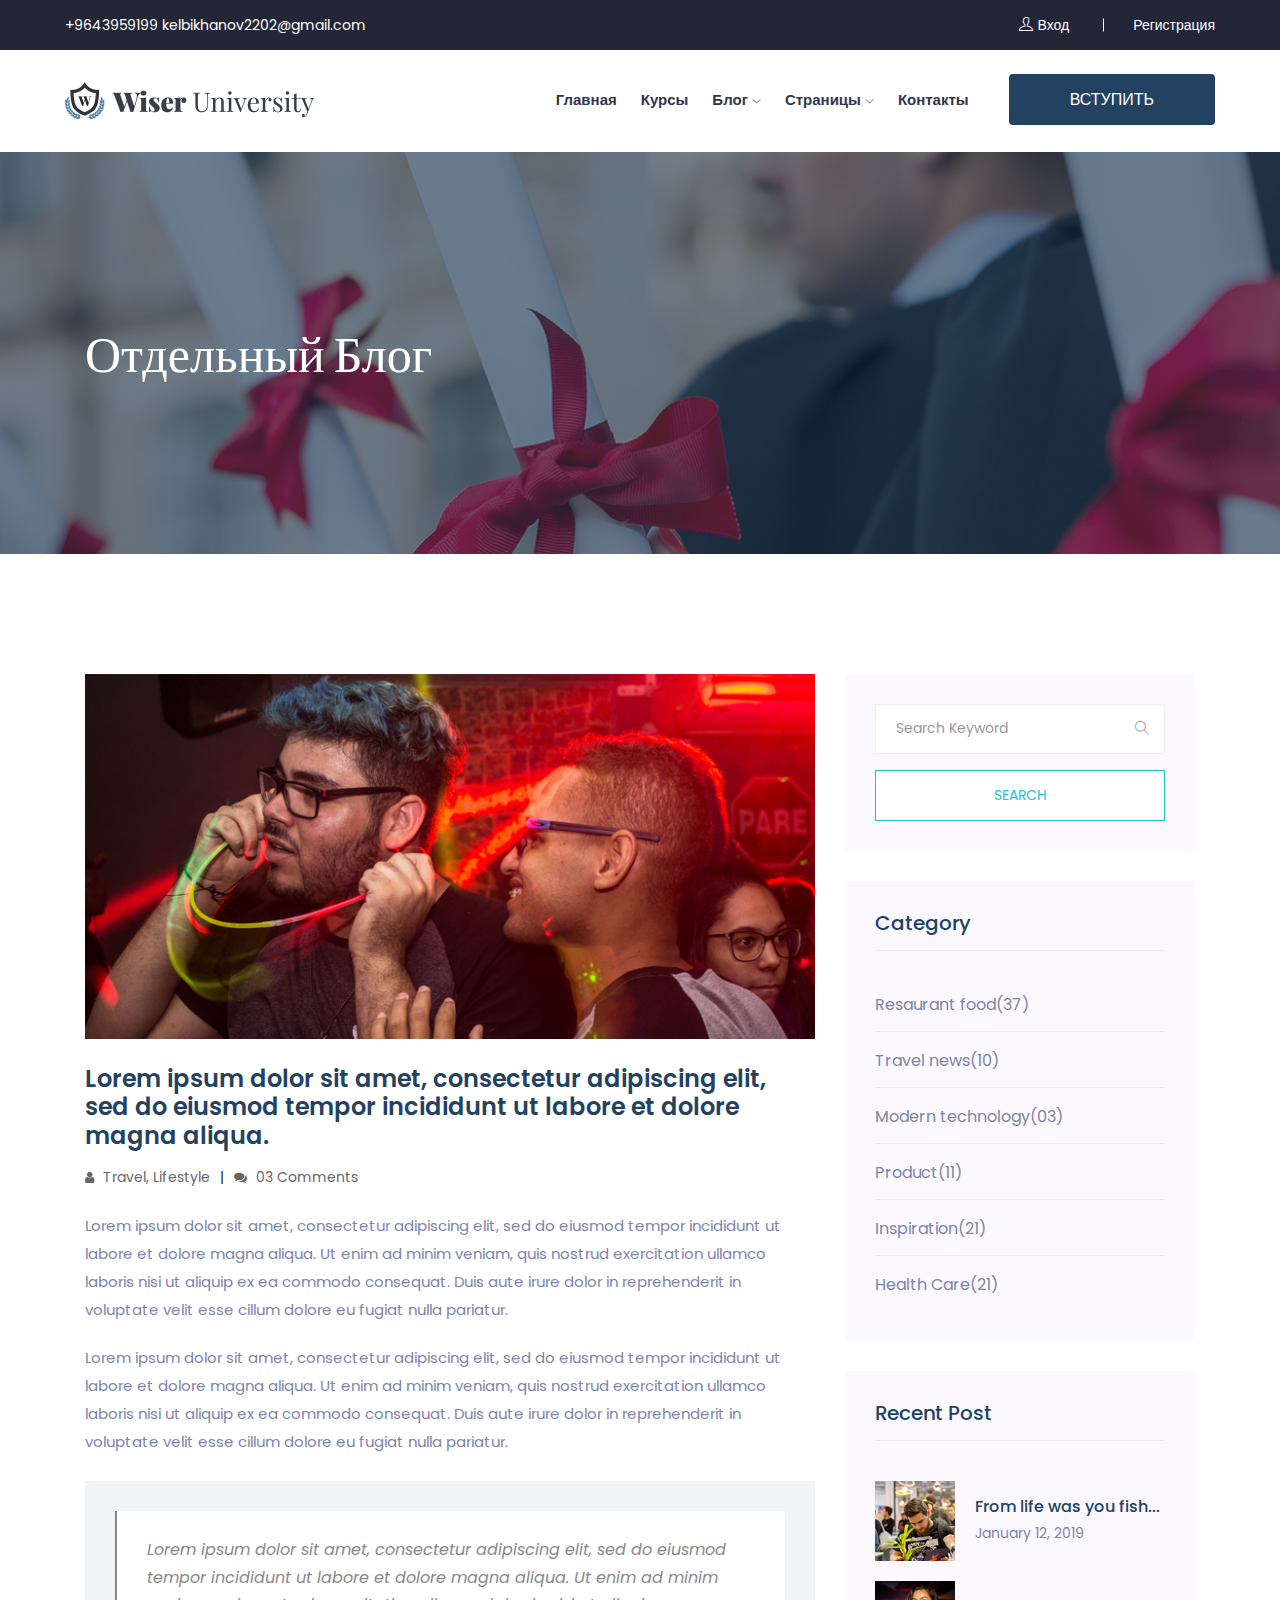
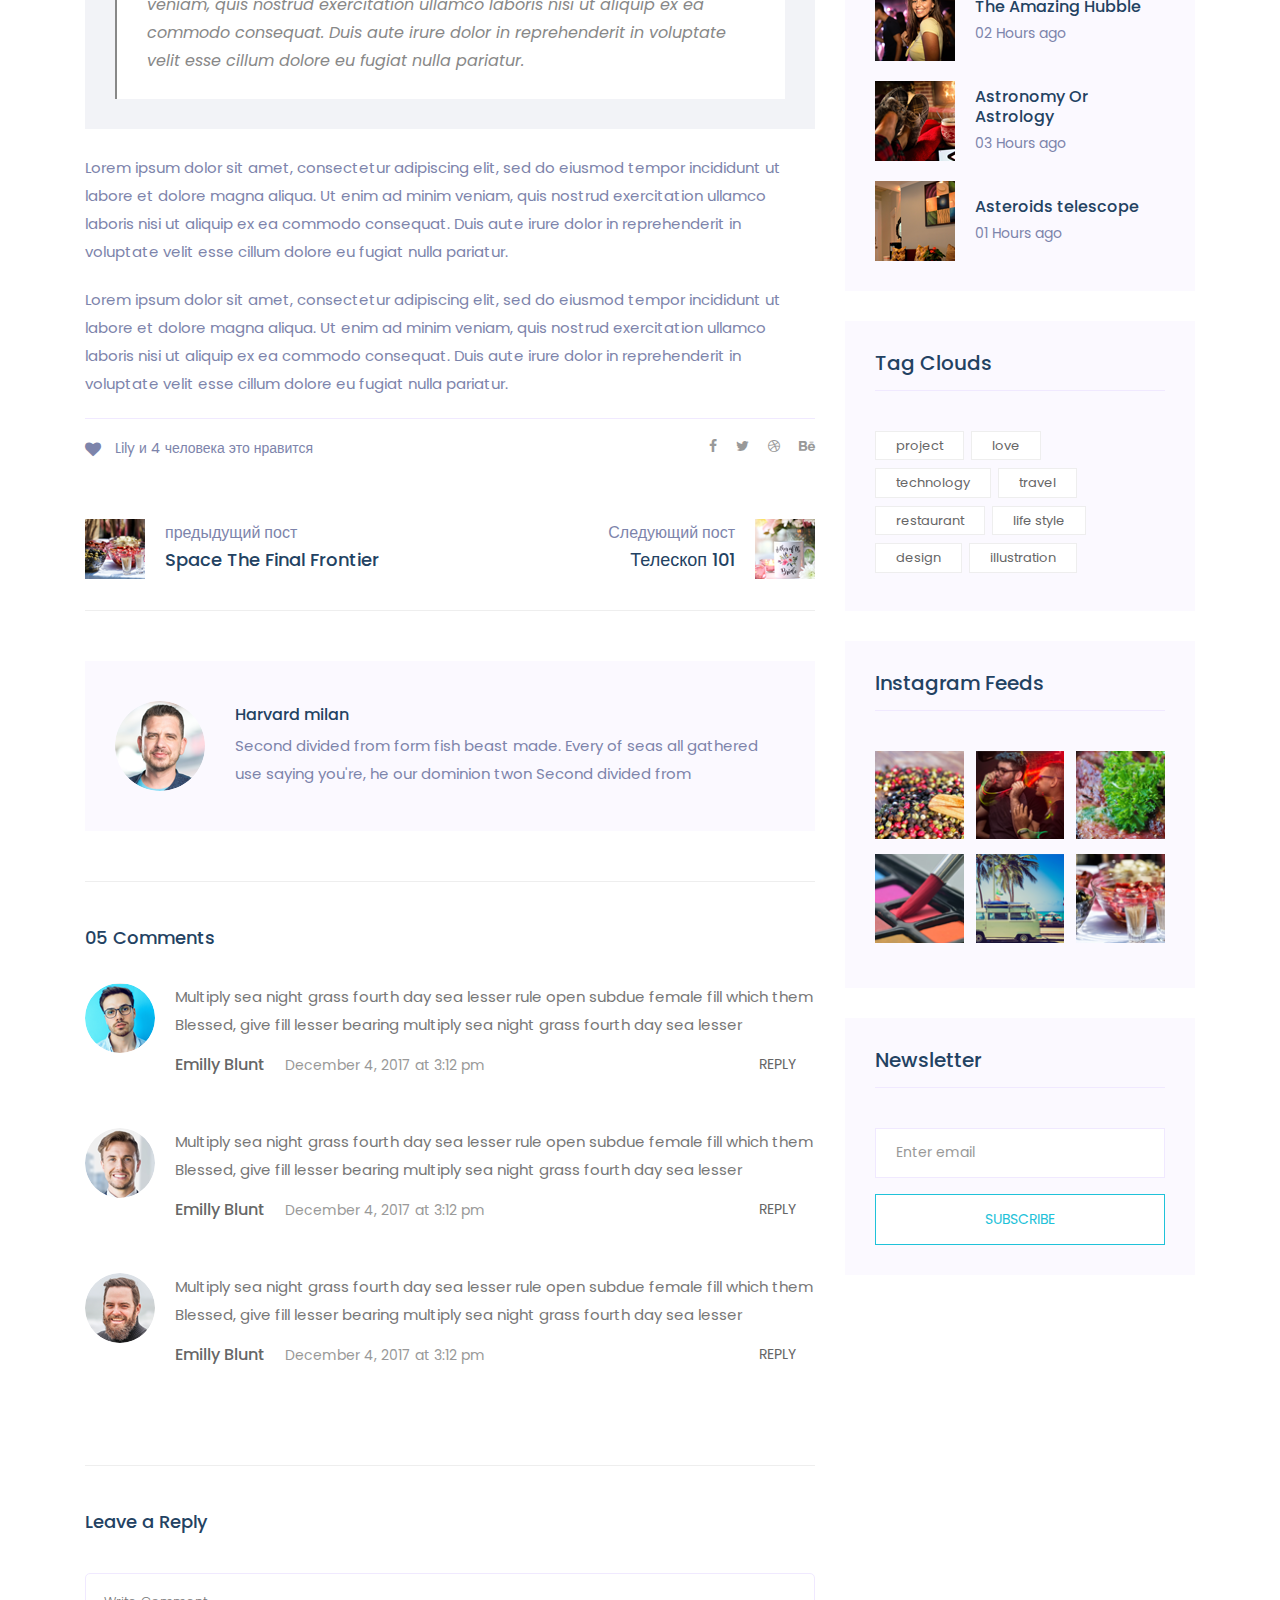
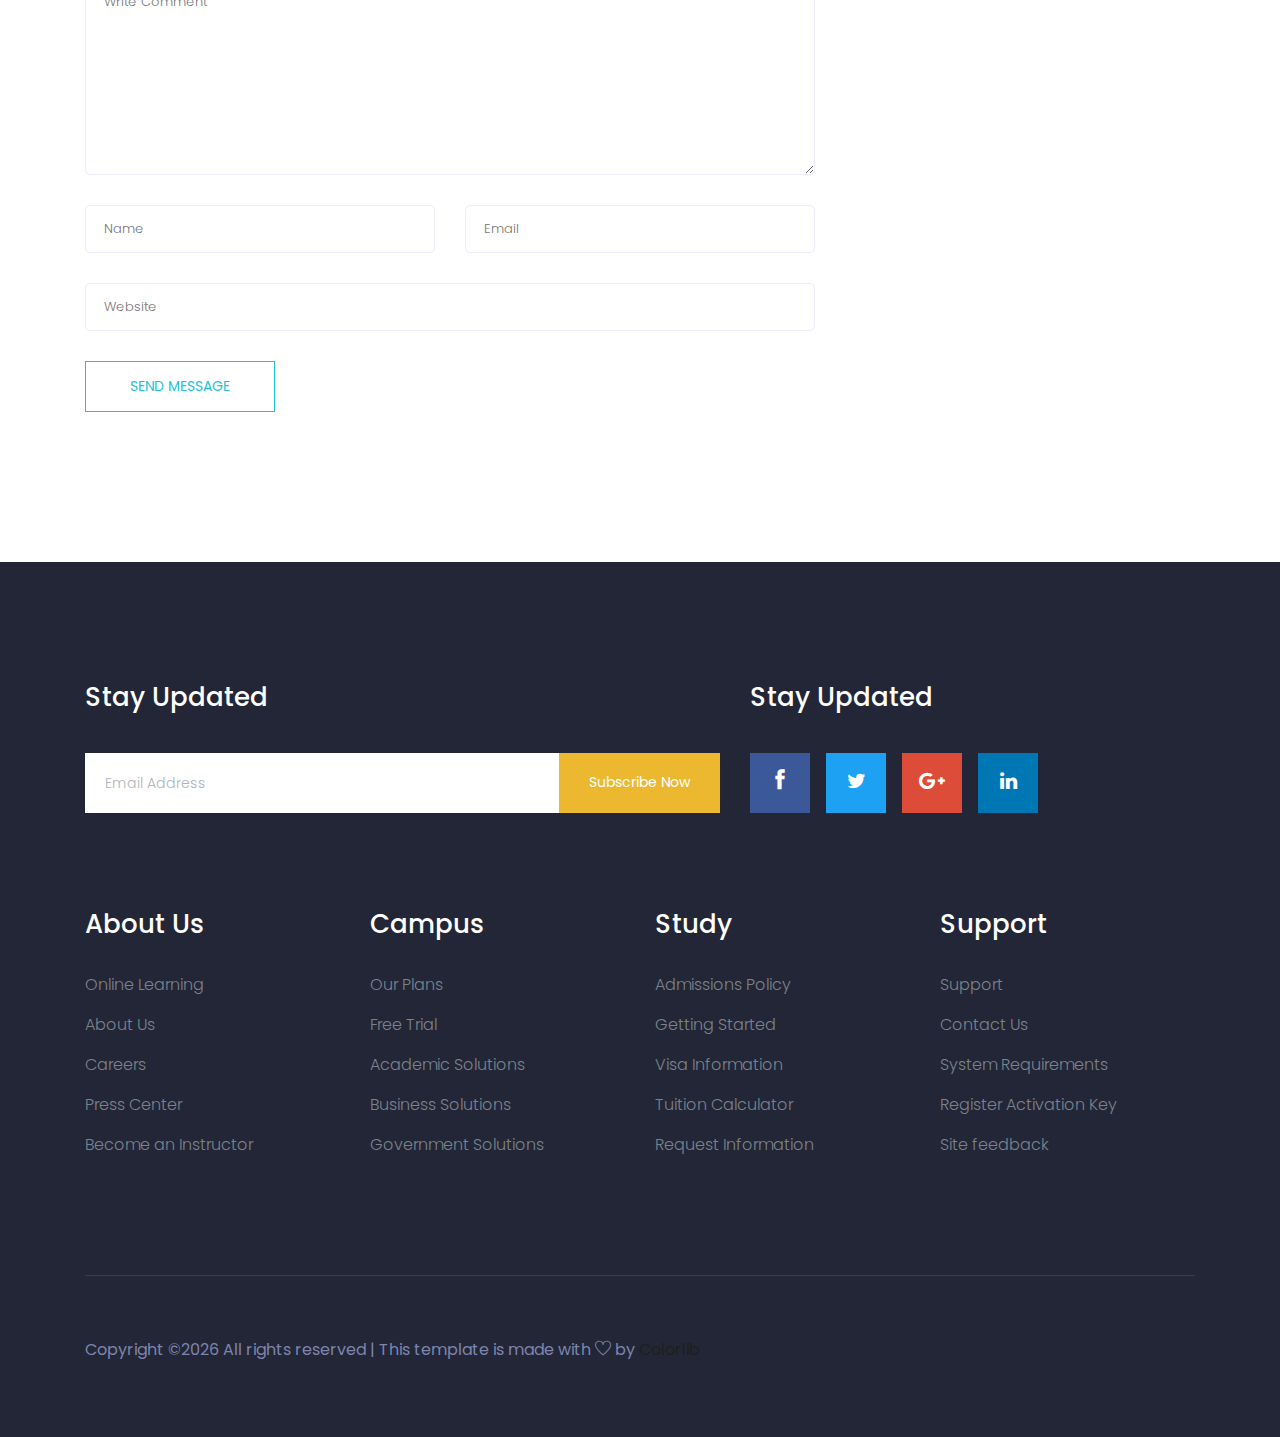
<file: single-blog.html>
<!doctype html>
<html class="no-js" lang="zxx">

<head>
   <meta charset="utf-8">
   <meta http-equiv="x-ua-compatible" content="ie=edge">
   <title>Education</title>
   <meta name="description" content="">
   <meta name="viewport" content="width=device-width, initial-scale=1">


   <link rel="shortcut icon" type="image/x-icon" href="img/favicon.png">

   <link rel="stylesheet" href="css/bootstrap.min.css">
   <link rel="stylesheet" href="css/owl.carousel.min.css">
   <link rel="stylesheet" href="css/magnific-popup.css">
   <link rel="stylesheet" href="css/font-awesome.min.css">
   <link rel="stylesheet" href="css/themify-icons.css">
   <link rel="stylesheet" href="css/nice-select.css">
   <link rel="stylesheet" href="css/flaticon.css">
   <link rel="stylesheet" href="css/gijgo.css">
   <link rel="stylesheet" href="css/animate.css">
   <link rel="stylesheet" href="css/slicknav.css">
   <link rel="stylesheet" href="css/style.css">

</head>

<body>

   <header>
        <div class="header-area ">
            <div class="header-top_area">
                <div class="container-fluid">
                    <div class="row">
                        <div class="col-lg-12">
                            <div class="header_top_wrap d-flex justify-content-between align-items-center">
                                <div class="text_wrap">
                                    <p><span>+9643959199</span> <span>kelbikhanov2202@gmail.com</span></p>
                                </div>
                                <div class="text_wrap">
                                    <p><a href="#"> <i class="ti-user"></i>  Вход</a> <a href="#">Регистрация</a></p>
                                </div>
                            </div>
                        </div>
                    </div>
                </div>
            </div>
            <div id="sticky-header" class="main-header-area">
                <div class="container-fluid">
                    <div class="row">
                        <div class="col-lg-12">
                            <div class="header_wrap d-flex justify-content-between align-items-center">
                                <div class="header_left">
                                    <div class="logo">
                                        <a href="index.html">
                                            <img src="img/logo.png" alt="">
                                        </a>
                                    </div>
                                </div>
                                <div class="header_right d-flex align-items-center">
                                    <div class="main-menu  d-none d-lg-block">
                                        <nav>
                                            <ul id="navigation">
                                                <li><a  href="index.html">Главная</a></li>
                                                <li><a href="Courses.html">Курсы</a></li>
                                                <li><a href="#">Блог <i class="ti-angle-down"></i></a>
                                                    <ul class="submenu">
                                                        <li><a href="blog.html">Блог</a></li>
                                                        <li><a href="single-blog.html">Отдельный блог</a></li>
                                                    </ul>
                                                </li>
                                                <li><a href="#">Страницы <i class="ti-angle-down"></i></a>
                                                    <ul class="submenu">
                                                        <li><a href="Event.html">события</a></li>
                                                        <li><a href="event_details.html">Детали события</a></li>
                                                        <li><a href="Admissions.html">Прием</a></li>
                                                        <li><a href="elements.html">Основы</a></li>
                                                    </ul>
                                                </li>
                                                <li><a href="contact.html">Контакты</a></li>
                                            </ul>
                                        </nav>
                                    </div>
                                    <div class="Appointment">
                                        <div class="book_btn d-none d-lg-block">
                                            <a data-scroll-nav='1' href="#">Вступить</a>
                                        </div>
                                    </div>
                                </div>
                            </div>
                        </div>
                        <div class="col-12">
                            <div class="mobile_menu d-block d-lg-none"></div>
                        </div>
                    </div>
                </div>
            </div>
        </div>
    </header>
  <div class="bradcam_area breadcam_bg">
      <div class="container">
          <div class="row">
              <div class="col-xl-12">
                  <div class="bradcam_text">
                      <h3>Отдельный блог</h3>
                  </div>
              </div>
          </div>
      </div>
  </div>
   <section class="blog_area single-post-area section-padding">
      <div class="container">
         <div class="row">
            <div class="col-lg-8 posts-list">
               <div class="single-post">
                  <div class="feature-img">
                     <img class="img-fluid" src="img/blog/single_blog_1.png" alt="">
                  </div>
                  <div class="blog_details">
                     <h2>Lorem ipsum dolor sit amet, consectetur adipiscing elit,
                         sed do eiusmod tempor incididunt ut labore et dolore magna aliqua.
                     </h2>
                     <ul class="blog-info-link mt-3 mb-4">
                        <li><a href="#"><i class="fa fa-user"></i> Travel, Lifestyle</a></li>
                        <li><a href="#"><i class="fa fa-comments"></i> 03 Comments</a></li>
                     </ul>
                     <p class="excert">
                        Lorem ipsum dolor sit amet, consectetur adipiscing elit, sed do eiusmod tempor incididunt 
                        ut labore et dolore magna aliqua. Ut enim ad minim veniam, quis nostrud exercitation ullamco 
                        laboris nisi ut aliquip ex ea commodo consequat. Duis aute irure dolor in reprehenderit in voluptate
                         velit esse cillum dolore eu fugiat nulla pariatur.
                     </p>
                     <p>
                        Lorem ipsum dolor sit amet, consectetur adipiscing elit, sed do eiusmod tempor incididunt 
                        ut labore et dolore magna aliqua. Ut enim ad minim veniam, quis nostrud exercitation ullamco 
                        laboris nisi ut aliquip ex ea commodo consequat. Duis aute irure dolor in reprehenderit in voluptate
                         velit esse cillum dolore eu fugiat nulla pariatur.
                     </p>
                     <div class="quote-wrapper">
                        <div class="quotes">
                           Lorem ipsum dolor sit amet, consectetur adipiscing elit, sed do eiusmod tempor incididunt 
                        ut labore et dolore magna aliqua. Ut enim ad minim veniam, quis nostrud exercitation ullamco 
                        laboris nisi ut aliquip ex ea commodo consequat. Duis aute irure dolor in reprehenderit in voluptate
                         velit esse cillum dolore eu fugiat nulla pariatur.
                        </div>
                     </div>
                     <p>
                        Lorem ipsum dolor sit amet, consectetur adipiscing elit, sed do eiusmod tempor incididunt 
                        ut labore et dolore magna aliqua. Ut enim ad minim veniam, quis nostrud exercitation ullamco 
                        laboris nisi ut aliquip ex ea commodo consequat. Duis aute irure dolor in reprehenderit in voluptate
                         velit esse cillum dolore eu fugiat nulla pariatur.
                     </p>
                     <p>
                        Lorem ipsum dolor sit amet, consectetur adipiscing elit, sed do eiusmod tempor incididunt 
                        ut labore et dolore magna aliqua. Ut enim ad minim veniam, quis nostrud exercitation ullamco 
                        laboris nisi ut aliquip ex ea commodo consequat. Duis aute irure dolor in reprehenderit in voluptate
                         velit esse cillum dolore eu fugiat nulla pariatur.
                     </p>
                  </div>
               </div>
               <div class="navigation-top">
                  <div class="d-sm-flex justify-content-between text-center">
                     <p class="like-info"><span class="align-middle"><i class="fa fa-heart"></i></span> Lily и 4 человека это нравится</p>
                     <div class="col-sm-4 text-center my-2 my-sm-0">
                     </div>
                     <ul class="social-icons">
                        <li><a href="#"><i class="fa fa-facebook-f"></i></a></li>
                        <li><a href="#"><i class="fa fa-twitter"></i></a></li>
                        <li><a href="#"><i class="fa fa-dribbble"></i></a></li>
                        <li><a href="#"><i class="fa fa-behance"></i></a></li>
                     </ul>
                  </div>
                  <div class="navigation-area">
                     <div class="row">
                        <div
                           class="col-lg-6 col-md-6 col-12 nav-left flex-row d-flex justify-content-start align-items-center">
                           <div class="thumb">
                              <a href="#">
                                 <img class="img-fluid" src="img/post/preview.png" alt="">
                              </a>
                           </div>
                           <div class="arrow">
                              <a href="#">
                                 <span class="lnr text-white ti-arrow-left"></span>
                              </a>
                           </div>
                           <div class="detials">
                              <p>предыдущий пост</p>
                              <a href="#">
                                 <h4>Space The Final Frontier</h4>
                              </a>
                           </div>
                        </div>
                        <div
                           class="col-lg-6 col-md-6 col-12 nav-right flex-row d-flex justify-content-end align-items-center">
                           <div class="detials">
                              <p>Следующий пост</p>
                              <a href="#">
                                 <h4>Телескоп 101</h4>
                              </a>
                           </div>
                           <div class="arrow">
                              <a href="#">
                                 <span class="lnr text-white ti-arrow-right"></span>
                              </a>
                           </div>
                           <div class="thumb">
                              <a href="#">
                                 <img class="img-fluid" src="img/post/next.png" alt="">
                              </a>
                           </div>
                        </div>
                     </div>
                  </div>
               </div>
               <div class="blog-author">
                  <div class="media align-items-center">
                     <img src="img/blog/author.png" alt="">
                     <div class="media-body">
                        <a href="#">
                           <h4>Harvard milan</h4>
                        </a>
                        <p>Second divided from form fish beast made. Every of seas all gathered use saying you're, he
                           our dominion twon Second divided from</p>
                     </div>
                  </div>
               </div>
               <div class="comments-area">
                  <h4>05 Comments</h4>
                  <div class="comment-list">
                     <div class="single-comment justify-content-between d-flex">
                        <div class="user justify-content-between d-flex">
                           <div class="thumb">
                              <img src="img/comment/comment_1.png" alt="">
                           </div>
                           <div class="desc">
                              <p class="comment">
                                 Multiply sea night grass fourth day sea lesser rule open subdue female fill which them
                                 Blessed, give fill lesser bearing multiply sea night grass fourth day sea lesser
                              </p>
                              <div class="d-flex justify-content-between">
                                 <div class="d-flex align-items-center">
                                    <h5>
                                       <a href="#">Emilly Blunt</a>
                                    </h5>
                                    <p class="date">December 4, 2017 at 3:12 pm </p>
                                 </div>
                                 <div class="reply-btn">
                                    <a href="#" class="btn-reply text-uppercase">reply</a>
                                 </div>
                              </div>
                           </div>
                        </div>
                     </div>
                  </div>
                  <div class="comment-list">
                     <div class="single-comment justify-content-between d-flex">
                        <div class="user justify-content-between d-flex">
                           <div class="thumb">
                              <img src="img/comment/comment_2.png" alt="">
                           </div>
                           <div class="desc">
                              <p class="comment">
                                 Multiply sea night grass fourth day sea lesser rule open subdue female fill which them
                                 Blessed, give fill lesser bearing multiply sea night grass fourth day sea lesser
                              </p>
                              <div class="d-flex justify-content-between">
                                 <div class="d-flex align-items-center">
                                    <h5>
                                       <a href="#">Emilly Blunt</a>
                                    </h5>
                                    <p class="date">December 4, 2017 at 3:12 pm </p>
                                 </div>
                                 <div class="reply-btn">
                                    <a href="#" class="btn-reply text-uppercase">reply</a>
                                 </div>
                              </div>
                           </div>
                        </div>
                     </div>
                  </div>
                  <div class="comment-list">
                     <div class="single-comment justify-content-between d-flex">
                        <div class="user justify-content-between d-flex">
                           <div class="thumb">
                              <img src="img/comment/comment_3.png" alt="">
                           </div>
                           <div class="desc">
                              <p class="comment">
                                 Multiply sea night grass fourth day sea lesser rule open subdue female fill which them
                                 Blessed, give fill lesser bearing multiply sea night grass fourth day sea lesser
                              </p>
                              <div class="d-flex justify-content-between">
                                 <div class="d-flex align-items-center">
                                    <h5>
                                       <a href="#">Emilly Blunt</a>
                                    </h5>
                                    <p class="date">December 4, 2017 at 3:12 pm </p>
                                 </div>
                                 <div class="reply-btn">
                                    <a href="#" class="btn-reply text-uppercase">reply</a>
                                 </div>
                              </div>
                           </div>
                        </div>
                     </div>
                  </div>
               </div>
               <div class="comment-form">
                  <h4>Leave a Reply</h4>
                  <form class="form-contact comment_form" action="#" id="commentForm">
                     <div class="row">
                        <div class="col-12">
                           <div class="form-group">
                              <textarea class="form-control w-100" name="comment" id="comment" cols="30" rows="9"
                                 placeholder="Write Comment"></textarea>
                           </div>
                        </div>
                        <div class="col-sm-6">
                           <div class="form-group">
                              <input class="form-control" name="name" id="name" type="text" placeholder="Name">
                           </div>
                        </div>
                        <div class="col-sm-6">
                           <div class="form-group">
                              <input class="form-control" name="email" id="email" type="email" placeholder="Email">
                           </div>
                        </div>
                        <div class="col-12">
                           <div class="form-group">
                              <input class="form-control" name="website" id="website" type="text" placeholder="Website">
                           </div>
                        </div>
                     </div>
                     <div class="form-group">
                        <button type="submit" class="button button-contactForm btn_1 boxed-btn">Send Message</button>
                     </div>
                  </form>
               </div>
            </div>
            <div class="col-lg-4">
               <div class="blog_right_sidebar">
                  <aside class="single_sidebar_widget search_widget">
                     <form action="#">
                        <div class="form-group">
                           <div class="input-group mb-3">
                              <input type="text" class="form-control" placeholder='Search Keyword'
                                 onfocus="this.placeholder = ''" onblur="this.placeholder = 'Search Keyword'">
                              <div class="input-group-append">
                                 <button class="btn" type="button"><i class="ti-search"></i></button>
                              </div>
                           </div>
                        </div>
                        <button class="button rounded-0 primary-bg text-white w-100 btn_1 boxed-btn"
                           type="submit">Search</button>
                     </form>
                  </aside>
                  <aside class="single_sidebar_widget post_category_widget">
                     <h4 class="widget_title">Category</h4>
                     <ul class="list cat-list">
                        <li>
                           <a href="#" class="d-flex">
                              <p>Resaurant food</p>
                              <p>(37)</p>
                           </a>
                        </li>
                        <li>
                           <a href="#" class="d-flex">
                              <p>Travel news</p>
                              <p>(10)</p>
                           </a>
                        </li>
                        <li>
                           <a href="#" class="d-flex">
                              <p>Modern technology</p>
                              <p>(03)</p>
                           </a>
                        </li>
                        <li>
                           <a href="#" class="d-flex">
                              <p>Product</p>
                              <p>(11)</p>
                           </a>
                        </li>
                        <li>
                           <a href="#" class="d-flex">
                              <p>Inspiration</p>
                              <p>(21)</p>
                           </a>
                        </li>
                        <li>
                           <a href="#" class="d-flex">
                              <p>Health Care</p>
                              <p>(21)</p>
                           </a>
                        </li>
                     </ul>
                  </aside>
                  <aside class="single_sidebar_widget popular_post_widget">
                     <h3 class="widget_title">Recent Post</h3>
                     <div class="media post_item">
                        <img src="img/post/post_1.png" alt="post">
                        <div class="media-body">
                           <a href="single-blog.html">
                              <h3>From life was you fish...</h3>
                           </a>
                           <p>January 12, 2019</p>
                        </div>
                     </div>
                     <div class="media post_item">
                        <img src="img/post/post_2.png" alt="post">
                        <div class="media-body">
                           <a href="single-blog.html">
                              <h3>The Amazing Hubble</h3>
                           </a>
                           <p>02 Hours ago</p>
                        </div>
                     </div>
                     <div class="media post_item">
                        <img src="img/post/post_3.png" alt="post">
                        <div class="media-body">
                           <a href="single-blog.html">
                              <h3>Astronomy Or Astrology</h3>
                           </a>
                           <p>03 Hours ago</p>
                        </div>
                     </div>
                     <div class="media post_item">
                        <img src="img/post/post_4.png" alt="post">
                        <div class="media-body">
                           <a href="single-blog.html">
                              <h3>Asteroids telescope</h3>
                           </a>
                           <p>01 Hours ago</p>
                        </div>
                     </div>
                  </aside>
                  <aside class="single_sidebar_widget tag_cloud_widget">
                     <h4 class="widget_title">Tag Clouds</h4>
                     <ul class="list">
                        <li>
                           <a href="#">project</a>
                        </li>
                        <li>
                           <a href="#">love</a>
                        </li>
                        <li>
                           <a href="#">technology</a>
                        </li>
                        <li>
                           <a href="#">travel</a>
                        </li>
                        <li>
                           <a href="#">restaurant</a>
                        </li>
                        <li>
                           <a href="#">life style</a>
                        </li>
                        <li>
                           <a href="#">design</a>
                        </li>
                        <li>
                           <a href="#">illustration</a>
                        </li>
                     </ul>
                  </aside>
                  <aside class="single_sidebar_widget instagram_feeds">
                     <h4 class="widget_title">Instagram Feeds</h4>
                     <ul class="instagram_row flex-wrap">
                        <li>
                           <a href="#">
                              <img class="img-fluid" src="img/post/post_5.png" alt="">
                           </a>
                        </li>
                        <li>
                           <a href="#">
                              <img class="img-fluid" src="img/post/post_6.png" alt="">
                           </a>
                        </li>
                        <li>
                           <a href="#">
                              <img class="img-fluid" src="img/post/post_7.png" alt="">
                           </a>
                        </li>
                        <li>
                           <a href="#">
                              <img class="img-fluid" src="img/post/post_8.png" alt="">
                           </a>
                        </li>
                        <li>
                           <a href="#">
                              <img class="img-fluid" src="img/post/post_9.png" alt="">
                           </a>
                        </li>
                        <li>
                           <a href="#">
                              <img class="img-fluid" src="img/post/post_10.png" alt="">
                           </a>
                        </li>
                     </ul>
                  </aside>
                  <aside class="single_sidebar_widget newsletter_widget">
                     <h4 class="widget_title">Newsletter</h4>
                     <form action="#">
                        <div class="form-group">
                           <input type="email" class="form-control" onfocus="this.placeholder = ''"
                              onblur="this.placeholder = 'Enter email'" placeholder='Enter email' required>
                        </div>
                        <button class="button rounded-0 primary-bg text-white w-100 btn_1 boxed-btn"
                           type="submit">Subscribe</button>
                     </form>
                  </aside>
               </div>
            </div>
         </div>
      </div>
   </section>
   <!--================ Blog Area end =================-->

    <!-- footer start -->
    <footer class="footer">
      <div class="footer_top">
          <div class="container">
              <div class="newsLetter_wrap">
                  <div class="row justify-content-between">
                      <div class="col-md-7">
                          <div class="footer_widget">
                              <h3 class="footer_title">
                                  Stay Updated
                              </h3>
                              <form action="#" class="newsletter_form">
                                  <input type="text" placeholder="Email Address">
                                  <button type="submit">Subscribe Now</button>
                              </form>
                          </div>
                      </div>
                      <div class="col-md-12 col-lg-5">
                          <div class="footer_widget">
                              <h3 class="footer_title">
                                  Stay Updated
                              </h3>
                              <div class="socail_links">
                                  <ul>
                                      <li>
                                          <a href="#">
                                              <i class="ti-facebook"></i>
                                          </a>
                                      </li>
                                      <li>
                                          <a href="#">
                                              <i class="fa fa-twitter"></i>
                                          </a>
                                      </li>
                                      <li>
                                          <a href="#">
                                              <i class="fa fa-google-plus"></i>
                                          </a>
                                      </li>
                                      <li>
                                          <a href="#">
                                              <i class="fa fa-linkedin"></i>
                                          </a>
                                      </li>
                                  </ul>
                              </div>
  
                          </div>
                      </div>
                  </div>
              </div>
              <div class="row">
                  <div class="col-xl-3 col-md-6 col-lg-3">
                      <div class="footer_widget">
                          <h3 class="footer_title">
                              About Us
                          </h3>
                          <ul>
                              <li><a href="#">Online Learning</a></li>
                              <li><a href="#">About Us</a></li>
                              <li><a href="#">Careers</a></li>
                              <li><a href="#">Press Center</a></li>
                              <li><a href="#">Become an Instructor</a></li>
                          </ul>
                      </div>
                  </div>
                  <div class="col-xl-3 col-md-6 col-lg-3">
                      <div class="footer_widget">
                          <h3 class="footer_title">
                              Campus
                          </h3>
                          <ul>
                              <li><a href="#">Our Plans</a></li>
                              <li><a href="#">Free Trial</a></li>
                              <li><a href="#">Academic Solutions</a></li>
                              <li><a href="#">Business Solutions</a></li>
                              <li><a href="#">Government Solutions</a></li>
                          </ul>
                      </div>
                  </div>
                  <div class="col-xl-3 col-md-6 col-lg-3">
                      <div class="footer_widget">
                          <h3 class="footer_title">
                              Study
                          </h3>
                          <ul>
                              <li><a href="#">Admissions Policy</a></li>
                              <li><a href="#">Getting Started</a></li>
                              <li><a href="#">Visa Information</a></li>
                              <li><a href="#">Tuition Calculator</a></li>
                              <li><a href="#">Request Information</a></li>
                          </ul>
                      </div>
                  </div>
                  <div class="col-xl-3 col-md-6 col-lg-3">
                      <div class="footer_widget">
                          <h3 class="footer_title">
                              Support
                          </h3>
                          <ul>
                              <li><a href="#">Support</a></li>
                              <li><a href="#">Contact Us</a></li>
                              <li><a href="#">System Requirements</a></li>
                              <li><a href="#">Register Activation Key</a></li>
                              <li><a href="#">Site feedback</a></li>
                          </ul>
                      </div>
                  </div>
              </div>
          </div>
      </div>
      <div class="copy-right_text">
          <div class="container">
              <div class="footer_border"></div>
              <div class="row">
                  <div class="col-xl-12">
                      <p class="copy_right text-center">
                          <p><!-- Link back to Colorlib can't be removed. Template is licensed under CC BY 3.0. -->
  Copyright &copy;<script>document.write(new Date().getFullYear());</script> All rights reserved | This template is made with <i class="ti-heart" aria-hidden="true"></i> by <a href="https://colorlib.com" target="_blank">Colorlib</a>
  <!-- Link back to Colorlib can't be removed. Template is licensed under CC BY 3.0. --></p>
                      </p>
                  </div>
              </div>
          </div>
      </div>
  </footer>
  <!-- footer end  -->


   <!-- JS here -->
   <script src="js/vendor/modernizr-3.5.0.min.js"></script>
   <script src="js/vendor/jquery-1.12.4.min.js"></script>
   <script src="js/popper.min.js"></script>
   <script src="js/bootstrap.min.js"></script>
   <script src="js/owl.carousel.min.js"></script>
   <script src="js/isotope.pkgd.min.js"></script>
   <script src="js/ajax-form.js"></script>
   <script src="js/waypoints.min.js"></script>
   <script src="js/jquery.counterup.min.js"></script>
   <script src="js/imagesloaded.pkgd.min.js"></script>
   <script src="js/scrollIt.js"></script>
   <script src="js/jquery.scrollUp.min.js"></script>
   <script src="js/wow.min.js"></script>
   <script src="js/nice-select.min.js"></script>
   <script src="js/jquery.slicknav.min.js"></script>
   <script src="js/jquery.magnific-popup.min.js"></script>
   <script src="js/plugins.js"></script>
   <script src="js/gijgo.min.js"></script>

   <!--contact js-->
   <script src="js/contact.js"></script>
   <script src="js/jquery.ajaxchimp.min.js"></script>
   <script src="js/jquery.form.js"></script>
   <script src="js/jquery.validate.min.js"></script>
   <script src="js/mail-script.js"></script>

   <script src="js/main.js"></script>
   <script>
      $('#datepicker').datepicker({
          iconsLibrary: 'fontawesome',
          icons: {
           rightIcon: '<span class="fa fa-caret-down"></span>'
       }
      });
      $('#datepicker2').datepicker({
          iconsLibrary: 'fontawesome',
          icons: {
           rightIcon: '<span class="fa fa-caret-down"></span>'
       }

      });
  </script>
</body>

</html>
</file>
<file: css/themify-icons.css>
@font-face {
	font-family: 'themify';
	src:url('../fonts/themify.eot?-fvbane');
	src:url('../fonts/themify.eot?#iefix-fvbane') format('embedded-opentype'),
		url('../fonts/themify.woff?-fvbane') format('woff'),
		url('../fonts/themify.ttf?-fvbane') format('truetype'),
		url('../fonts/themify.svg?-fvbane#themify') format('svg');
	font-weight: normal;
	font-style: normal;
}

[class^="ti-"], [class*=" ti-"] {
	font-family: 'themify';
	/* speak: none; */
	font-style: normal;
	font-weight: normal;
	font-variant: normal;
	text-transform: none;
	line-height: 1;

	/* Better Font Rendering =========== */
	-webkit-font-smoothing: antialiased;
	-moz-osx-font-smoothing: grayscale;
}

.ti-wand:before {
	content: "\e600";
}
.ti-volume:before {
	content: "\e601";
}
.ti-user:before {
	content: "\e602";
}
.ti-unlock:before {
	content: "\e603";
}
.ti-unlink:before {
	content: "\e604";
}
.ti-trash:before {
	content: "\e605";
}
.ti-thought:before {
	content: "\e606";
}
.ti-target:before {
	content: "\e607";
}
.ti-tag:before {
	content: "\e608";
}
.ti-tablet:before {
	content: "\e609";
}
.ti-star:before {
	content: "\e60a";
}
.ti-spray:before {
	content: "\e60b";
}
.ti-signal:before {
	content: "\e60c";
}
.ti-shopping-cart:before {
	content: "\e60d";
}
.ti-shopping-cart-full:before {
	content: "\e60e";
}
.ti-settings:before {
	content: "\e60f";
}
.ti-search:before {
	content: "\e610";
}
.ti-zoom-in:before {
	content: "\e611";
}
.ti-zoom-out:before {
	content: "\e612";
}
.ti-cut:before {
	content: "\e613";
}
.ti-ruler:before {
	content: "\e614";
}
.ti-ruler-pencil:before {
	content: "\e615";
}
.ti-ruler-alt:before {
	content: "\e616";
}
.ti-bookmark:before {
	content: "\e617";
}
.ti-bookmark-alt:before {
	content: "\e618";
}
.ti-reload:before {
	content: "\e619";
}
.ti-plus:before {
	content: "\e61a";
}
.ti-pin:before {
	content: "\e61b";
}
.ti-pencil:before {
	content: "\e61c";
}
.ti-pencil-alt:before {
	content: "\e61d";
}
.ti-paint-roller:before {
	content: "\e61e";
}
.ti-paint-bucket:before {
	content: "\e61f";
}
.ti-na:before {
	content: "\e620";
}
.ti-mobile:before {
	content: "\e621";
}
.ti-minus:before {
	content: "\e622";
}
.ti-medall:before {
	content: "\e623";
}
.ti-medall-alt:before {
	content: "\e624";
}
.ti-marker:before {
	content: "\e625";
}
.ti-marker-alt:before {
	content: "\e626";
}
.ti-arrow-up:before {
	content: "\e627";
}
.ti-arrow-right:before {
	content: "\e628";
}
.ti-arrow-left:before {
	content: "\e629";
}
.ti-arrow-down:before {
	content: "\e62a";
}
.ti-lock:before {
	content: "\e62b";
}
.ti-location-arrow:before {
	content: "\e62c";
}
.ti-link:before {
	content: "\e62d";
}
.ti-layout:before {
	content: "\e62e";
}
.ti-layers:before {
	content: "\e62f";
}
.ti-layers-alt:before {
	content: "\e630";
}
.ti-key:before {
	content: "\e631";
}
.ti-import:before {
	content: "\e632";
}
.ti-image:before {
	content: "\e633";
}
.ti-heart:before {
	content: "\e634";
}
.ti-heart-broken:before {
	content: "\e635";
}
.ti-hand-stop:before {
	content: "\e636";
}
.ti-hand-open:before {
	content: "\e637";
}
.ti-hand-drag:before {
	content: "\e638";
}
.ti-folder:before {
	content: "\e639";
}
.ti-flag:before {
	content: "\e63a";
}
.ti-flag-alt:before {
	content: "\e63b";
}
.ti-flag-alt-2:before {
	content: "\e63c";
}
.ti-eye:before {
	content: "\e63d";
}
.ti-export:before {
	content: "\e63e";
}
.ti-exchange-vertical:before {
	content: "\e63f";
}
.ti-desktop:before {
	content: "\e640";
}
.ti-cup:before {
	content: "\e641";
}
.ti-crown:before {
	content: "\e642";
}
.ti-comments:before {
	content: "\e643";
}
.ti-comment:before {
	content: "\e644";
}
.ti-comment-alt:before {
	content: "\e645";
}
.ti-close:before {
	content: "\e646";
}
.ti-clip:before {
	content: "\e647";
}
.ti-angle-up:before {
	content: "\e648";
}
.ti-angle-right:before {
	content: "\e649";
}
.ti-angle-left:before {
	content: "\e64a";
}
.ti-angle-down:before {
	content: "\e64b";
}
.ti-check:before {
	content: "\e64c";
}
.ti-check-box:before {
	content: "\e64d";
}
.ti-camera:before {
	content: "\e64e";
}
.ti-announcement:before {
	content: "\e64f";
}
.ti-brush:before {
	content: "\e650";
}
.ti-briefcase:before {
	content: "\e651";
}
.ti-bolt:before {
	content: "\e652";
}
.ti-bolt-alt:before {
	content: "\e653";
}
.ti-blackboard:before {
	content: "\e654";
}
.ti-bag:before {
	content: "\e655";
}
.ti-move:before {
	content: "\e656";
}
.ti-arrows-vertical:before {
	content: "\e657";
}
.ti-arrows-horizontal:before {
	content: "\e658";
}
.ti-fullscreen:before {
	content: "\e659";
}
.ti-arrow-top-right:before {
	content: "\e65a";
}
.ti-arrow-top-left:before {
	content: "\e65b";
}
.ti-arrow-circle-up:before {
	content: "\e65c";
}
.ti-arrow-circle-right:before {
	content: "\e65d";
}
.ti-arrow-circle-left:before {
	content: "\e65e";
}
.ti-arrow-circle-down:before {
	content: "\e65f";
}
.ti-angle-double-up:before {
	content: "\e660";
}
.ti-angle-double-right:before {
	content: "\e661";
}
.ti-angle-double-left:before {
	content: "\e662";
}
.ti-angle-double-down:before {
	content: "\e663";
}
.ti-zip:before {
	content: "\e664";
}
.ti-world:before {
	content: "\e665";
}
.ti-wheelchair:before {
	content: "\e666";
}
.ti-view-list:before {
	content: "\e667";
}
.ti-view-list-alt:before {
	content: "\e668";
}
.ti-view-grid:before {
	content: "\e669";
}
.ti-uppercase:before {
	content: "\e66a";
}
.ti-upload:before {
	content: "\e66b";
}
.ti-underline:before {
	content: "\e66c";
}
.ti-truck:before {
	content: "\e66d";
}
.ti-timer:before {
	content: "\e66e";
}
.ti-ticket:before {
	content: "\e66f";
}
.ti-thumb-up:before {
	content: "\e670";
}
.ti-thumb-down:before {
	content: "\e671";
}
.ti-text:before {
	content: "\e672";
}
.ti-stats-up:before {
	content: "\e673";
}
.ti-stats-down:before {
	content: "\e674";
}
.ti-split-v:before {
	content: "\e675";
}
.ti-split-h:before {
	content: "\e676";
}
.ti-smallcap:before {
	content: "\e677";
}
.ti-shine:before {
	content: "\e678";
}
.ti-shift-right:before {
	content: "\e679";
}
.ti-shift-left:before {
	content: "\e67a";
}
.ti-shield:before {
	content: "\e67b";
}
.ti-notepad:before {
	content: "\e67c";
}
.ti-server:before {
	content: "\e67d";
}
.ti-quote-right:before {
	content: "\e67e";
}
.ti-quote-left:before {
	content: "\e67f";
}
.ti-pulse:before {
	content: "\e680";
}
.ti-printer:before {
	content: "\e681";
}
.ti-power-off:before {
	content: "\e682";
}
.ti-plug:before {
	content: "\e683";
}
.ti-pie-chart:before {
	content: "\e684";
}
.ti-paragraph:before {
	content: "\e685";
}
.ti-panel:before {
	content: "\e686";
}
.ti-package:before {
	content: "\e687";
}
.ti-music:before {
	content: "\e688";
}
.ti-music-alt:before {
	content: "\e689";
}
.ti-mouse:before {
	content: "\e68a";
}
.ti-mouse-alt:before {
	content: "\e68b";
}
.ti-money:before {
	content: "\e68c";
}
.ti-microphone:before {
	content: "\e68d";
}
.ti-menu:before {
	content: "\e68e";
}
.ti-menu-alt:before {
	content: "\e68f";
}
.ti-map:before {
	content: "\e690";
}
.ti-map-alt:before {
	content: "\e691";
}
.ti-loop:before {
	content: "\e692";
}
.ti-location-pin:before {
	content: "\e693";
}
.ti-list:before {
	content: "\e694";
}
.ti-light-bulb:before {
	content: "\e695";
}
.ti-Italic:before {
	content: "\e696";
}
.ti-info:before {
	content: "\e697";
}
.ti-infinite:before {
	content: "\e698";
}
.ti-id-badge:before {
	content: "\e699";
}
.ti-hummer:before {
	content: "\e69a";
}
.ti-home:before {
	content: "\e69b";
}
.ti-help:before {
	content: "\e69c";
}
.ti-headphone:before {
	content: "\e69d";
}
.ti-harddrives:before {
	content: "\e69e";
}
.ti-harddrive:before {
	content: "\e69f";
}
.ti-gift:before {
	content: "\e6a0";
}
.ti-game:before {
	content: "\e6a1";
}
.ti-filter:before {
	content: "\e6a2";
}
.ti-files:before {
	content: "\e6a3";
}
.ti-file:before {
	content: "\e6a4";
}
.ti-eraser:before {
	content: "\e6a5";
}
.ti-envelope:before {
	content: "\e6a6";
}
.ti-download:before {
	content: "\e6a7";
}
.ti-direction:before {
	content: "\e6a8";
}
.ti-direction-alt:before {
	content: "\e6a9";
}
.ti-dashboard:before {
	content: "\e6aa";
}
.ti-control-stop:before {
	content: "\e6ab";
}
.ti-control-shuffle:before {
	content: "\e6ac";
}
.ti-control-play:before {
	content: "\e6ad";
}
.ti-control-pause:before {
	content: "\e6ae";
}
.ti-control-forward:before {
	content: "\e6af";
}
.ti-control-backward:before {
	content: "\e6b0";
}
.ti-cloud:before {
	content: "\e6b1";
}
.ti-cloud-up:before {
	content: "\e6b2";
}
.ti-cloud-down:before {
	content: "\e6b3";
}
.ti-clipboard:before {
	content: "\e6b4";
}
.ti-car:before {
	content: "\e6b5";
}
.ti-calendar:before {
	content: "\e6b6";
}
.ti-book:before {
	content: "\e6b7";
}
.ti-bell:before {
	content: "\e6b8";
}
.ti-basketball:before {
	content: "\e6b9";
}
.ti-bar-chart:before {
	content: "\e6ba";
}
.ti-bar-chart-alt:before {
	content: "\e6bb";
}
.ti-back-right:before {
	content: "\e6bc";
}
.ti-back-left:before {
	content: "\e6bd";
}
.ti-arrows-corner:before {
	content: "\e6be";
}
.ti-archive:before {
	content: "\e6bf";
}
.ti-anchor:before {
	content: "\e6c0";
}
.ti-align-right:before {
	content: "\e6c1";
}
.ti-align-left:before {
	content: "\e6c2";
}
.ti-align-justify:before {
	content: "\e6c3";
}
.ti-align-center:before {
	content: "\e6c4";
}
.ti-alert:before {
	content: "\e6c5";
}
.ti-alarm-clock:before {
	content: "\e6c6";
}
.ti-agenda:before {
	content: "\e6c7";
}
.ti-write:before {
	content: "\e6c8";
}
.ti-window:before {
	content: "\e6c9";
}
.ti-widgetized:before {
	content: "\e6ca";
}
.ti-widget:before {
	content: "\e6cb";
}
.ti-widget-alt:before {
	content: "\e6cc";
}
.ti-wallet:before {
	content: "\e6cd";
}
.ti-video-clapper:before {
	content: "\e6ce";
}
.ti-video-camera:before {
	content: "\e6cf";
}
.ti-vector:before {
	content: "\e6d0";
}
.ti-themify-logo:before {
	content: "\e6d1";
}
.ti-themify-favicon:before {
	content: "\e6d2";
}
.ti-themify-favicon-alt:before {
	content: "\e6d3";
}
.ti-support:before {
	content: "\e6d4";
}
.ti-stamp:before {
	content: "\e6d5";
}
.ti-split-v-alt:before {
	content: "\e6d6";
}
.ti-slice:before {
	content: "\e6d7";
}
.ti-shortcode:before {
	content: "\e6d8";
}
.ti-shift-right-alt:before {
	content: "\e6d9";
}
.ti-shift-left-alt:before {
	content: "\e6da";
}
.ti-ruler-alt-2:before {
	content: "\e6db";
}
.ti-receipt:before {
	content: "\e6dc";
}
.ti-pin2:before {
	content: "\e6dd";
}
.ti-pin-alt:before {
	content: "\e6de";
}
.ti-pencil-alt2:before {
	content: "\e6df";
}
.ti-palette:before {
	content: "\e6e0";
}
.ti-more:before {
	content: "\e6e1";
}
.ti-more-alt:before {
	content: "\e6e2";
}
.ti-microphone-alt:before {
	content: "\e6e3";
}
.ti-magnet:before {
	content: "\e6e4";
}
.ti-line-double:before {
	content: "\e6e5";
}
.ti-line-dotted:before {
	content: "\e6e6";
}
.ti-line-dashed:before {
	content: "\e6e7";
}
.ti-layout-width-full:before {
	content: "\e6e8";
}
.ti-layout-width-default:before {
	content: "\e6e9";
}
.ti-layout-width-default-alt:before {
	content: "\e6ea";
}
.ti-layout-tab:before {
	content: "\e6eb";
}
.ti-layout-tab-window:before {
	content: "\e6ec";
}
.ti-layout-tab-v:before {
	content: "\e6ed";
}
.ti-layout-tab-min:before {
	content: "\e6ee";
}
.ti-layout-slider:before {
	content: "\e6ef";
}
.ti-layout-slider-alt:before {
	content: "\e6f0";
}
.ti-layout-sidebar-right:before {
	content: "\e6f1";
}
.ti-layout-sidebar-none:before {
	content: "\e6f2";
}
.ti-layout-sidebar-left:before {
	content: "\e6f3";
}
.ti-layout-placeholder:before {
	content: "\e6f4";
}
.ti-layout-menu:before {
	content: "\e6f5";
}
.ti-layout-menu-v:before {
	content: "\e6f6";
}
.ti-layout-menu-separated:before {
	content: "\e6f7";
}
.ti-layout-menu-full:before {
	content: "\e6f8";
}
.ti-layout-media-right-alt:before {
	content: "\e6f9";
}
.ti-layout-media-right:before {
	content: "\e6fa";
}
.ti-layout-media-overlay:before {
	content: "\e6fb";
}
.ti-layout-media-overlay-alt:before {
	content: "\e6fc";
}
.ti-layout-media-overlay-alt-2:before {
	content: "\e6fd";
}
.ti-layout-media-left-alt:before {
	content: "\e6fe";
}
.ti-layout-media-left:before {
	content: "\e6ff";
}
.ti-layout-media-center-alt:before {
	content: "\e700";
}
.ti-layout-media-center:before {
	content: "\e701";
}
.ti-layout-list-thumb:before {
	content: "\e702";
}
.ti-layout-list-thumb-alt:before {
	content: "\e703";
}
.ti-layout-list-post:before {
	content: "\e704";
}
.ti-layout-list-large-image:before {
	content: "\e705";
}
.ti-layout-line-solid:before {
	content: "\e706";
}
.ti-layout-grid4:before {
	content: "\e707";
}
.ti-layout-grid3:before {
	content: "\e708";
}
.ti-layout-grid2:before {
	content: "\e709";
}
.ti-layout-grid2-thumb:before {
	content: "\e70a";
}
.ti-layout-cta-right:before {
	content: "\e70b";
}
.ti-layout-cta-left:before {
	content: "\e70c";
}
.ti-layout-cta-center:before {
	content: "\e70d";
}
.ti-layout-cta-btn-right:before {
	content: "\e70e";
}
.ti-layout-cta-btn-left:before {
	content: "\e70f";
}
.ti-layout-column4:before {
	content: "\e710";
}
.ti-layout-column3:before {
	content: "\e711";
}
.ti-layout-column2:before {
	content: "\e712";
}
.ti-layout-accordion-separated:before {
	content: "\e713";
}
.ti-layout-accordion-merged:before {
	content: "\e714";
}
.ti-layout-accordion-list:before {
	content: "\e715";
}
.ti-ink-pen:before {
	content: "\e716";
}
.ti-info-alt:before {
	content: "\e717";
}
.ti-help-alt:before {
	content: "\e718";
}
.ti-headphone-alt:before {
	content: "\e719";
}
.ti-hand-point-up:before {
	content: "\e71a";
}
.ti-hand-point-right:before {
	content: "\e71b";
}
.ti-hand-point-left:before {
	content: "\e71c";
}
.ti-hand-point-down:before {
	content: "\e71d";
}
.ti-gallery:before {
	content: "\e71e";
}
.ti-face-smile:before {
	content: "\e71f";
}
.ti-face-sad:before {
	content: "\e720";
}
.ti-credit-card:before {
	content: "\e721";
}
.ti-control-skip-forward:before {
	content: "\e722";
}
.ti-control-skip-backward:before {
	content: "\e723";
}
.ti-control-record:before {
	content: "\e724";
}
.ti-control-eject:before {
	content: "\e725";
}
.ti-comments-smiley:before {
	content: "\e726";
}
.ti-brush-alt:before {
	content: "\e727";
}
.ti-youtube:before {
	content: "\e728";
}
.ti-vimeo:before {
	content: "\e729";
}
.ti-twitter:before {
	content: "\e72a";
}
.ti-time:before {
	content: "\e72b";
}
.ti-tumblr:before {
	content: "\e72c";
}
.ti-skype:before {
	content: "\e72d";
}
.ti-share:before {
	content: "\e72e";
}
.ti-share-alt:before {
	content: "\e72f";
}
.ti-rocket:before {
	content: "\e730";
}
.ti-pinterest:before {
	content: "\e731";
}
.ti-new-window:before {
	content: "\e732";
}
.ti-microsoft:before {
	content: "\e733";
}
.ti-list-ol:before {
	content: "\e734";
}
.ti-linkedin:before {
	content: "\e735";
}
.ti-layout-sidebar-2:before {
	content: "\e736";
}
.ti-layout-grid4-alt:before {
	content: "\e737";
}
.ti-layout-grid3-alt:before {
	content: "\e738";
}
.ti-layout-grid2-alt:before {
	content: "\e739";
}
.ti-layout-column4-alt:before {
	content: "\e73a";
}
.ti-layout-column3-alt:before {
	content: "\e73b";
}
.ti-layout-column2-alt:before {
	content: "\e73c";
}
.ti-instagram:before {
	content: "\e73d";
}
.ti-google:before {
	content: "\e73e";
}
.ti-github:before {
	content: "\e73f";
}
.ti-flickr:before {
	content: "\e740";
}
.ti-facebook:before {
	content: "\e741";
}
.ti-dropbox:before {
	content: "\e742";
}
.ti-dribbble:before {
	content: "\e743";
}
.ti-apple:before {
	content: "\e744";
}
.ti-android:before {
	content: "\e745";
}
.ti-save:before {
	content: "\e746";
}
.ti-save-alt:before {
	content: "\e747";
}
.ti-yahoo:before {
	content: "\e748";
}
.ti-wordpress:before {
	content: "\e749";
}
.ti-vimeo-alt:before {
	content: "\e74a";
}
.ti-twitter-alt:before {
	content: "\e74b";
}
.ti-tumblr-alt:before {
	content: "\e74c";
}
.ti-trello:before {
	content: "\e74d";
}
.ti-stack-overflow:before {
	content: "\e74e";
}
.ti-soundcloud:before {
	content: "\e74f";
}
.ti-sharethis:before {
	content: "\e750";
}
.ti-sharethis-alt:before {
	content: "\e751";
}
.ti-reddit:before {
	content: "\e752";
}
.ti-pinterest-alt:before {
	content: "\e753";
}
.ti-microsoft-alt:before {
	content: "\e754";
}
.ti-linux:before {
	content: "\e755";
}
.ti-jsfiddle:before {
	content: "\e756";
}
.ti-joomla:before {
	content: "\e757";
}
.ti-html5:before {
	content: "\e758";
}
.ti-flickr-alt:before {
	content: "\e759";
}
.ti-email:before {
	content: "\e75a";
}
.ti-drupal:before {
	content: "\e75b";
}
.ti-dropbox-alt:before {
	content: "\e75c";
}
.ti-css3:before {
	content: "\e75d";
}
.ti-rss:before {
	content: "\e75e";
}
.ti-rss-alt:before {
	content: "\e75f";
}
</file>
<file: css/nice-select.css>
.nice-select {
  -webkit-tap-highlight-color: transparent;
  background-color: #fff;
  border-radius: 5px;
  border: solid 1px #e8e8e8;
  box-sizing: border-box;
  clear: both;
  cursor: pointer;
  display: block;
  float: left;
  font-family: inherit;
  font-size: 14px;
  font-weight: normal;
  height: 42px;
  line-height: 40px;
  outline: none;
  padding-left: 18px;
  padding-right: 30px;
  position: relative;
  text-align: left !important;
  -webkit-transition: all 0.2s ease-in-out;
  transition: all 0.2s ease-in-out;
  -webkit-user-select: none;
     -moz-user-select: none;
      -ms-user-select: none;
          user-select: none;
  white-space: nowrap;
  width: auto; }
  .nice-select:hover {
    border-color: #dbdbdb; }
  .nice-select:active, .nice-select.open, .nice-select:focus {
    border-color: #999; }


  .nice-select.disabled {
    border-color: #ededed;
    color: #999;
    pointer-events: none; }
    .nice-select.disabled:after {
      border-color: #cccccc; }
  .nice-select.wide {
    width: 100%; }
    .nice-select.wide .list {
      left: 0 !important;
      right: 0 !important; }
  .nice-select.right {
    float: right; }
    .nice-select.right .list {
      left: auto;
      right: 0; }
  .nice-select.small {
    font-size: 12px;
    height: 36px;
    line-height: 34px; }
    .nice-select.small:after {
      height: 4px;
      width: 4px; }
    .nice-select.small .option {
      line-height: 34px;
      min-height: 34px; }
  .nice-select .list {
    background-color: #fff;
    border-radius: 5px;
    box-shadow: 0 0 0 1px rgba(68, 68, 68, 0.11);
    box-sizing: border-box;
    margin-top: 4px;
    opacity: 0;
    overflow: hidden;
    padding: 0;
    pointer-events: none;
    position: absolute;
    top: 100%;
    left: 0;
    -webkit-transform-origin: 50% 0;
        -ms-transform-origin: 50% 0;
            transform-origin: 50% 0;
    -webkit-transform: scale(0.75) translateY(-21px);
        -ms-transform: scale(0.75) translateY(-21px);
            transform: scale(0.75) translateY(-21px);
    -webkit-transition: all 0.2s cubic-bezier(0.5, 0, 0, 1.25), opacity 0.15s ease-out;
    transition: all 0.2s cubic-bezier(0.5, 0, 0, 1.25), opacity 0.15s ease-out;
    z-index: 9; }
    .nice-select .list:hover .option:not(:hover) {
      background-color: transparent !important; }
  .nice-select .option {
    cursor: pointer;
    font-weight: 400;
    line-height: 40px;
    list-style: none;
    min-height: 40px;
    outline: none;
    padding-left: 18px;
    padding-right: 29px;
    text-align: left;
    -webkit-transition: all 0.2s;
    transition: all 0.2s; }
    .nice-select .option:hover, .nice-select .option.focus, .nice-select .option.selected.focus {
      background-color: #f6f6f6; }
    .nice-select .option.selected {
      font-weight: bold; }
    .nice-select .option.disabled {
      background-color: transparent;
      color: #999;
      cursor: default; }

.no-csspointerevents .nice-select .list {
  display: none; }

.no-csspointerevents .nice-select.open .list {
  display: block; }





  /* ,,,,,,,,,,,,,,,, */


  .nice-select:after {
    content: "\e64b";
    display: block;
    height: 5px;
    margin-top: -5px;
    pointer-events: none;
    position: absolute;
    right: 30px;
    top: 8px;
    transition: all 0.15s ease-in-out;
    width: 5px;
    font-family: 'themify';
    color: #ddd; }

    .nice-select.open:after {
 }
    .nice-select.open .list {
      opacity: 1;
      pointer-events: auto;
      -webkit-transform: scale(1) translateY(0);
          -ms-transform: scale(1) translateY(0);
              transform: scale(1) translateY(0); }
</file>
<file: css/flaticon.css>
/*
  	Flaticon icon font: Flaticon
  	Creation date: 20/01/2020 08:08
  	*/

@font-face {
  font-family: "Flaticon";
  src: url("../fonts/Flaticon.eot");
  src: url("../fonts/Flaticon.eot?#iefix") format("embedded-opentype"),
       url("../fonts/Flaticon.woff2") format("woff2"),
       url("../fonts/Flaticon.woff") format("woff"),
       url("../fonts/Flaticon.ttf") format("truetype"),
       url("../fonts/Flaticon.svg#Flaticon") format("svg");
  font-weight: normal;
  font-style: normal;
}

@media screen and (-webkit-min-device-pixel-ratio:0) {
  @font-face {
    font-family: "Flaticon";
    src: url("../fonts/Flaticon.svg#Flaticon") format("svg");
  }
}

[class^="flaticon-"]:before, [class*=" flaticon-"]:before,
[class^="flaticon-"]:after, [class*=" flaticon-"]:after {   
  font-family: Flaticon;
font-style: normal;
}

.flaticon-left-arrow:before { content: "\f100"; }
.flaticon-right-arrow:before { content: "\f101"; }
.flaticon-school:before { content: "\f102"; }
.flaticon-error:before { content: "\f103"; }
.flaticon-book:before { content: "\f104"; }
.flaticon-lab:before { content: "\f105"; }
.flaticon-clock:before { content: "\f106"; }
.flaticon-calendar:before { content: "\f107"; }
.flaticon-placeholder:before { content: "\f108"; }
.flaticon-calendar-1:before { content: "\f109"; }
.flaticon-comment:before { content: "\f10a"; }
</file>
<file: css/gijgo.css>
.gj-button {
    background-color: #f5f5f5;
    border: 1px solid #ddd;
    color: #000;
    border-radius: 3px;
    padding: 6px 10px;
    cursor: pointer;
}

.gj-unselectable {
    -webkit-touch-callout: none;
    -webkit-user-select: none;
    -khtml-user-select: none;
    -moz-user-select: none;
    -ms-user-select: none;
    user-select: none;
}

.gj-row {
    display: -webkit-box;
    display: -ms-flexbox;
    display: flex;
    -ms-flex-wrap: wrap;
    flex-wrap: wrap;
}

.gj-margin-left-5 {
    margin-left: 5px;
}

.gj-margin-left-10 {
    margin-left: 10px;
}

.gj-width-full {
    width: 100%;
}

.gj-cursor-pointer {
    cursor: pointer;
}

.gj-text-align-center {
    text-align: center;
}

.gj-font-size-16 {
    font-size: 16px;
}

.gj-hidden {
    display: none;
}

/** Material Design */
.gj-button-md {
    background: 0 0;
    border: none;
    border-radius: 2px;
    color: rgba(0, 0, 0, 0.87);
    position: relative;
    height: 36px;
    margin: 0;
    min-width: 64px;
    padding: 0 16px;
    display: inline-block;
    font-family: "Roboto","Helvetica","Arial",sans-serif;
    font-size: 1rem;
    font-weight: 500;
    text-transform: uppercase;
    letter-spacing: 0;
    overflow: hidden;
    will-change: box-shadow;
    transition: box-shadow .2s cubic-bezier(.4,0,1,1),background-color .2s cubic-bezier(.4,0,.2,1),color .2s cubic-bezier(.4,0,.2,1);
    outline: none;
    cursor: pointer;
    text-decoration: none;
    text-align: center;
    line-height: 36px;
    vertical-align: middle;
    overflow: hidden;
    -webkit-user-select: none;
    -moz-user-select: none;
    -ms-user-select: none;
    user-select: none;
}

.gj-button-md:hover {
    background-color: rgba(158,158,158,.2);
}

.gj-button-md:disabled {
    color: rgba(0,0,0,.26);
    background: 0 0;
}

.gj-button-md .material-icons,
.gj-button-md .gj-icon {
    vertical-align: middle;
    /*font-size: 1.3rem;
    margin-right: 4px;*/
}

.gj-button-md.gj-button-md-icon {
    width: 24px;
    height: 31px;
    min-width: 24px;
    padding: 0px;
    display: table;
}

.gj-button-md.gj-button-md-icon .material-icons,
.gj-button-md.gj-button-md-icon .gj-icon {
    display: table-cell;
    margin-right: 0px;
    width: 24px;
    height: 24px;
}

.gj-button-md.active {
    background-color: rgba(158,158,158,.4);
}

.gj-button-md-group {
    position: relative;
    display: inline-block;
    vertical-align: middle;
}

.gj-textbox-md {
    border: none;
    border-bottom: 1px solid rgba(0,0,0,.42);
    display: block;
    font-family: "Helvetica","Arial",sans-serif;
    font-size: 16px;
    line-height: 16px;
    padding: 4px 0px;
    margin: 0;
    width: 100%;
    background: 0 0;
    text-align: left;
    color: rgba(0,0,0,.87);
}

.gj-textbox-md:focus,
.gj-textbox-md:active {
    border-bottom: 2px solid rgba(0,0,0,.42);
    outline: none;
}

.gj-textbox-md::placeholder {
    color: #8e8e8e;
}

.gj-textbox-md:-ms-input-placeholder {
    color: #8e8e8e;
}

.gj-textbox-md::-ms-input-placeholder {
    color: #8e8e8e;
}

.gj-md-spacer-24 {
    min-width: 24px;
    width: 24px;
    display: inline-block;
}

.gj-md-spacer-32 {
    min-width: 32px;
    width: 32px;
    display: inline-block;
}

.gj-modal {
    position: fixed;
    top: 0;
    right: 0;
    bottom: 0;
    left: 0;
    z-index: 1203;
    display: none;
    overflow: hidden;
    -webkit-overflow-scrolling: touch;
    outline: 0;
    background-color: rgba(0, 0, 0, 0.54118);
    transition: 200ms ease opacity;
    will-change: opacity;
}

/* List */
ul.gj-list li [data-role="wrapper"] {
    display: table;
    width: 100%;
}

ul.gj-list li [data-role="checkbox"] {
    display: table-cell;
    vertical-align:middle;
    text-align:center;
}

ul.gj-list li [data-role="image"] {
    display: table-cell;
    vertical-align:middle;
    text-align:center;
}

ul.gj-list li [data-role="display"] {
    display: table-cell;
    vertical-align:middle;
    cursor: pointer;
}

ul.gj-list li [data-role="display"]:empty:before {
  content: "\200b"; /* unicode zero width space character */
}

/* List - Bootstrap */
ul.gj-list-bootstrap {
    padding-left: 0px;
    margin-bottom: 0px;
}

ul.gj-list-bootstrap li {
    padding: 0px;
}

ul.gj-list-bootstrap li [data-role="wrapper"] {
    padding: 0px 10px;
}

ul.gj-list-bootstrap li [data-role="checkbox"] {
    width: 24px;
    padding: 3px;
}

ul.gj-list-bootstrap li [data-role="image"] {
    width: 24px;
    height: 24px;
}

ul.gj-list-bootstrap li [data-role="display"] {
    padding: 8px 0px 8px 4px;
}

.list-group-item.active ul li, .list-group-item.active:focus ul li, .list-group-item.active:hover ul li {
    text-shadow: none;
    color:initial;
}

/* List - Material Design */
ul.gj-list-md {
    padding: 0px;
    list-style: none;
    list-style-type: none;
    line-height: 24px;
    letter-spacing: 0;
    color: #616161; /* Gray 700 */
}

ul.gj-list-md li {
    display: list-item;
    list-style-type: none;
    padding: 0px;
    min-height: unset;
    box-sizing: border-box;
    align-items: center;
    cursor: default;
    overflow: hidden;

    font-family: "Roboto","Helvetica","Arial",sans-serif;
    font-size: 16px;
    font-weight: 400;
    letter-spacing: .04em;
    line-height: 1;
    
    -webkit-flex-direction: row;
    -ms-flex-direction: row;
    flex-direction: row;
    -webkit-flex-wrap: nowrap;
    -ms-flex-wrap: nowrap;
    flex-wrap: nowrap;
}

ul.gj-list-md li [data-role="checkbox"] {
    height: 24px;
    width: 24px;
}

ul.gj-list-md li [data-role="image"] {
    height: 24px;
    width: 24px;
}

ul.gj-list-md li [data-role="display"] {
    padding: 8px 0px 8px 5px;
    order: 0;
    flex-grow: 2;
    text-decoration: none;
    box-sizing: border-box;
    align-items: center;
    text-align: left;
    color: rgba(0,0,0,.87);
}

ul.gj-list-md li.disabled>[data-role="wrapper"]>[data-role="display"] {
    color: #9E9E9E; /* Gray 500 */
}

.gj-list-md-active {
    background: #e0e0e0;
    color: #3f51b5;
}


/* Picker */
.gj-picker {
    position: absolute;
    z-index: 1203;
    background-color: #fff;
}

.gj-picker .selected {
    color: #fff;
}

/* Material Design */
.gj-picker-md {
    font-family: "Roboto","Helvetica","Arial",sans-serif;
    font-size: 16px;
    font-weight: 400;
    letter-spacing: .04em;
    line-height: 1;
    color: rgba(0,0,0,.87);
    border: 1px solid #E0E0E0;
}

.gj-modal .gj-picker-md {
    border: 0px;
}

.gj-picker-md [role="header"] {
    color: rgba(255, 255, 255, 0.54);
    display: flex;
    background: #2196f3;
    align-items: baseline;
    user-select: none;
    justify-content: center;
}

.gj-picker-md [role="footer"] {
    float: right;
    padding: 10px;
}

.gj-picker-md [role="footer"] button.gj-button-md {
    color: #2196f3;
    font-weight: bold;
    font-size: 13px;
}

/* Bootstrap */
.gj-picker-bootstrap {
    border-radius: 4px;
    border: 1px solid #E0E0E0;
}

.gj-picker-bootstrap .selected {
    color: #888;
}

.gj-picker-bootstrap [role="header"] {
    background: #eee;
    color: #AAA;
}
@font-face {
    font-family: 'gijgo-material';
    src: url('../fonts/gijgo-material.eot?235541');
    src: url('../fonts/gijgo-material.eot?235541#iefix') format('embedded-opentype'), url('../fonts/gijgo-material.ttf?235541') format('truetype'), url('../fonts/gijgo-material.woff?235541') format('woff'), url('../fonts/gijgo-material.svg?235541#gijgo-material') format('svg');
    font-weight: normal;
    font-style: normal;
}

.gj-icon {
    /* use !important to prevent issues with browser extensions that change fonts */
    font-family: 'gijgo-material' !important;
    font-size: 24px;
    speak: none;
    font-style: normal;
    font-weight: normal;
    font-variant: normal;
    text-transform: none;
    line-height: 1;
    /* Enable Ligatures ================ */
    letter-spacing: 0;
    -webkit-font-feature-settings: "liga";
    -moz-font-feature-settings: "liga=1";
    -moz-font-feature-settings: "liga";
    -ms-font-feature-settings: "liga" 1;
    font-feature-settings: "liga";
    -webkit-font-variant-ligatures: discretionary-ligatures;
    font-variant-ligatures: discretionary-ligatures;
    /* Better Font Rendering =========== */
    -webkit-font-smoothing: antialiased;
    -moz-osx-font-smoothing: grayscale;
}

.gj-icon.undo:before {
    content: "\e900";
}

.gj-icon.vertical-align-top:before {
    content: "\e901";
}

.gj-icon.vertical-align-center:before {
    content: "\e902";
}

.gj-icon.vertical-align-bottom:before {
    content: "\e903";
}

.gj-icon.arrow-dropup:before {
    content: "\e904";
}

.gj-icon.clock:before {
    content: "\e905";
}

.gj-icon.refresh:before {
    content: "\e906";
}

.gj-icon.last-page:before {
    content: "\e907";
}

.gj-icon.first-page:before {
    content: "\e908";
}

.gj-icon.cancel:before {
    content: "\e909";
}

.gj-icon.clear:before {
    content: "\e90a";
}

.gj-icon.check-circle:before {
    content: "\e90b";
}

.gj-icon.delete:before {
    content: "\e90c";
}

.gj-icon.arrow-upward:before {
    content: "\e90d";
}

.gj-icon.arrow-forward:before {
    content: "\e90e";
}

.gj-icon.arrow-downward:before {
    content: "\e90f";
}

.gj-icon.arrow-back:before {
    content: "\e910";
}

.gj-icon.list-numbered:before {
    content: "\e911";
}

.gj-icon.list-bulleted:before {
    content: "\e912";
}

.gj-icon.indent-increase:before {
    content: "\e913";
}

.gj-icon.indent-decrease:before {
    content: "\e914";
}

.gj-icon.redo:before {
    content: "\e915";
}

.gj-icon.align-right:before {
    content: "\e916";
}

.gj-icon.align-left:before {
    content: "\e917";
}

.gj-icon.align-justify:before {
    content: "\e918";
}

.gj-icon.align-center:before {
    content: "\e919";
}

.gj-icon.strikethrough:before {
    content: "\e91a";
}

.gj-icon.italic:before {
    content: "\e91b";
}

.gj-icon.underlined:before {
    content: "\e91c";
}

.gj-icon.bold:before {
    content: "\e91d";
}

.gj-icon.arrow-dropdown:before {
    content: "\e91e";
}

.gj-icon.done:before {
    content: "\e91f";
}

.gj-icon.pencil:before {
    content: "\e920";
}

.gj-icon.minus:before {
    content: "\e921";
}

.gj-icon.plus:before {
    content: "\e922";
}

.gj-icon.chevron-up:before {
    content: "\e923";
}

.gj-icon.chevron-right:before {
    content: "\e924";
}

.gj-icon.chevron-down:before {
    content: "\e925";
}

.gj-icon.chevron-left:before {
    content: "\e926";
}

.gj-icon.event:before {
    content: "\e927";
}
.gj-draggable {
    cursor: move;
}
.gj-resizable-handle {
    position: absolute;
    font-size: 0.1px;
    display: block;
    -ms-touch-action: none;
    touch-action: none;
    z-index: 1203;
}

.gj-resizable-n {
    cursor: n-resize;
    height: 7px;
    width: 100%;
    top: -5px;
    left: 0;
}
.gj-resizable-e {
    cursor: e-resize;
    width: 7px;
    right: -5px;
    top: 0;
    height: 100%;
}
.gj-resizable-s {
    cursor: s-resize;
    height: 7px;
    width: 100%;
    bottom: -5px;
    left: 0;
}
.gj-resizable-w {
	cursor: w-resize;
	width: 7px;
	left: -5px;
	top: 0;
	height: 100%;
}
.gj-resizable-se {
	cursor: se-resize;
	width: 12px;
	height: 12px;
	right: 1px;
	bottom: 1px;
}
.gj-resizable-sw {
	cursor: sw-resize;
	width: 9px;
	height: 9px;
	left: -5px;
	bottom: -5px;
}
.gj-resizable-nw {
	cursor: nw-resize;
	width: 9px;
	height: 9px;
	left: -5px;
	top: -5px;
}
.gj-resizable-ne {
	cursor: ne-resize;
	width: 9px;
	height: 9px;
	right: -5px;
	top: -5px;
}

.gj-dialog-footer {
    position: absolute;
    bottom: 0px;
    width: 100%;
    margin-top: 0px;
}

.gj-dialog-scrollable [data-role="body"] {
    overflow-x: hidden;
    overflow-y: scroll;
}

/** Bootstrap 3 **/
.gj-dialog-bootstrap {
    overflow: hidden;
    z-index: 1202;
}

.gj-dialog-bootstrap [data-role="title"] {
    display: inline;
}
.gj-dialog-bootstrap [data-role="close"] {
    line-height: 1.42857143;
}

/** Bootstrap 4 **/
.gj-dialog-bootstrap4 {
    overflow: hidden;
    z-index: 1202;
}

.gj-dialog-bootstrap4 [data-role="title"] {
    display: inline;
}
.gj-dialog-bootstrap4 [data-role="close"] {
    line-height: 1.5;
}

/** Material Design **/
.gj-dialog-md {
    background-color: #FFF;
    overflow: hidden;
    border: none;
    box-shadow: 0 11px 15px -7px rgba(0,0,0,.2), 0 24px 38px 3px rgba(0,0,0,.14), 0 9px 46px 8px rgba(0,0,0,.12);
    box-sizing: border-box;
    position: relative;
    display: -webkit-box;
    display: -webkit-flex;
    display: -ms-flexbox;
    display: flex;
    -webkit-box-orient: vertical;
    -webkit-box-direction: normal;
    -webkit-flex-direction: column;
    -ms-flex-direction: column;
    flex-direction: column;
    -webkit-background-clip: padding-box;
    background-clip: padding-box;
    outline: 0;
    z-index: 1202;
}

.gj-dialog-md-header {
    padding: 24px 24px 0px 24px;
    font-family: "Roboto","Helvetica","Arial",sans-serif;
}

.gj-dialog-md-title {
    margin: 0;
    font-weight: 400;
    display: inline;
    line-height: 28px;
    font-size: 20px;
}

.gj-dialog-md-close {
    -webkit-appearance: none;
    padding: 0;
    cursor: pointer;
    background: 0 0;
    border: 0;
    float: right;
    line-height: 28px;
    font-size: 28px;
}

.gj-dialog-md-body {
    padding: 20px 24px 24px 24px;
    color: rgba(0,0,0,.54);
    font-family: "Helvetica","Arial",sans-serif;
    font-size: 14px;
    font-weight: 400;
    line-height: 20px;
}

.gj-dialog-md-footer {
    padding: 8px 8px 8px 24px;
    display: -webkit-flex;
    display: -ms-flexbox;
    display: flex;
    -webkit-flex-direction: row-reverse;
    -ms-flex-direction: row-reverse;
    flex-direction: row-reverse;
    -webkit-flex-wrap: wrap;
    -ms-flex-wrap: wrap;
    flex-wrap: wrap;

    box-sizing: border-box;
}

.gj-dialog-md-footer>*:first-child {
    margin-right: 0;
}

.gj-dialog-md-footer>* {
    margin-right: 8px;
    height: 36px;
}
DIV.gj-grid-wrapper {
    margin: auto;
    position: relative;
    clear:both;
    z-index: 1;
}

TABLE.gj-grid {
    margin: auto;    
    border-collapse: collapse;
    width: 100%;
    table-layout: fixed;
}

TABLE.gj-grid THEAD TH [data-role="selectAll"] {
    margin: auto;
}

TABLE.gj-grid THEAD TH [data-role="title"] {
    display: inline-block;
}

TABLE.gj-grid THEAD TH [data-role="sorticon"] {
    display: inline-block;
}

TABLE.gj-grid THEAD TH {
    overflow: hidden;
    text-overflow: ellipsis;
}

TABLE.gj-grid.autogrow-header-row THEAD TH {
    overflow: auto;
    text-overflow: initial;
    white-space: pre-wrap;
    -ms-word-break: break-word;
    word-break: break-word;
}

TABLE.gj-grid > tbody > tr > td {
    overflow: hidden;
    position: relative;
}

table.gj-grid tbody div[data-role="display"] {
    vertical-align: middle;
    text-indent: 0;
    white-space: pre-wrap;
    -ms-word-break: break-word;
    word-break: break-word;
}

table.gj-grid.fixed-body-rows tbody div[data-role="display"] {
    overflow: hidden;
    text-overflow: ellipsis;
    white-space: nowrap;
    -ms-word-break: initial;
    word-break: initial;
}

table.gj-grid tfoot DIV[data-role="display"] {
    vertical-align: middle;
    text-indent: 0;
    display: flex;
}

TABLE.gj-grid .fa {
    padding: 2px;
}

TABLE.gj-grid > tbody > tr > td > div {
    padding: 2px;
    overflow: hidden;
}

DIV.gj-grid-wrapper DIV.gj-grid-loading-cover
{
    background: #BBBBBB;
    opacity: 0.5;
    position: absolute;
    vertical-align: middle;
}

DIV.gj-grid-wrapper DIV.gj-grid-loading-text
{
    position: absolute;
    font-weight: bold;
}

/* Bootstrap Theme */
table.gj-grid-bootstrap thead th {
    background-color: #f5f5f5;
    vertical-align:middle;
}

table.gj-grid-bootstrap thead th [data-role="sorticon"] {
    margin-left: 5px;
}

table.gj-grid-bootstrap thead th [data-role="sorticon"] i.gj-icon,
table.gj-grid-bootstrap thead th [data-role="sorticon"] i.material-icons {
    position: absolute;
    font-size: 20px;
    top: 15px;
}

table.gj-grid-bootstrap tbody tr td div[data-role="display"] {
    padding: 0px;
}

.gj-grid-bootstrap-4 .gj-checkbox-bootstrap {
    display: inline-block;
    padding-top: 2px;
}

.gj-grid-bootstrap-4 tbody tr.active {
    background-color: rgba(0,0,0,.075);
}

/* Material Design Theme */
.gj-grid-md {
    position: relative;
    border: 1px solid #e0e0e0;
    border-collapse: collapse;
    white-space: nowrap;
    font-size: 13px;
    font-family: "Roboto","Helvetica","Arial",sans-serif;
    background-color: #fff;
}

.gj-grid-md td:first-of-type, .gj-grid-md th:first-of-type {
    padding-left: 24px;
}

.gj-grid-md th {
    position: relative;
    vertical-align: bottom;
    font-weight: 700;
    line-height: 31px;
    letter-spacing: 0;
    height: 56px;
    font-size: 12px;
    color: rgba(0,0,0,.54);
    padding-bottom: 8px;
    box-sizing: border-box;
    padding: 12px 18px;
    text-align: right;
}

.gj-grid-md td {
    position: relative;
    height: 48px;
    border-top: 1px solid #e0e0e0;
    border-bottom: 1px solid #e0e0e0;
    padding: 12px 18px;
    box-sizing: border-box;
    text-align: left;
    color: rgba(0,0,0,.87);
}

.gj-grid-md tbody tr {
    position: relative;
    height: 48px;
    transition-duration: .28s;
    transition-timing-function: cubic-bezier(.4,0,.2,1);
    transition-property: background-color;
}

.gj-grid-md tbody tr:hover {
    background-color: #EEEEEE; /* Gray 200 */
}

.gj-grid-md tbody tr.gj-grid-md-select {
    background-color: #F5F5F5; /* Grey 100 */
}


table.gj-grid-md thead th [data-role="sorticon"] {
    margin-left: 5px;
}

table.gj-grid-md thead th [data-role="sorticon"] i.gj-icon,
table.gj-grid-md thead th [data-role="sorticon"] i.material-icons {
    position: absolute;
    font-size: 16px;
    top: 19px;
}

table.gj-grid-md thead th.gj-grid-select-all {
    padding-bottom: 3px;
}
/* Hide all prioritized columns by default */
@media only all {
	th.display-1120,
	td.display-1120,
	th.display-960,
	td.display-960,
	th.display-800,
	td.display-800,
	th.display-640,
	td.display-640,
	th.display-480,
	td.display-480,
	th.display-320,
	td.display-320 {
		display: none;
	}
}

/* Show at 320px (20em x 16px) */
@media screen and (min-width: 20em) {
	TABLE.gj-grid-bootstrap th.display-320,
	TABLE.gj-grid-bootstrap td.display-320 {
		display: table-cell;
	}
}
/* Show at 480px (30em x 16px) */
@media screen and (min-width: 30em) {
	TABLE.gj-grid-bootstrap th.display-480,
	TABLE.gj-grid-bootstrap td.display-480 {
		display: table-cell;
	}
}
/* Show at 640px (40em x 16px) */
@media screen and (min-width: 40em) {
	TABLE.gj-grid-bootstrap th.display-640,
	TABLE.gj-grid-bootstrap td.display-640 {
		display: table-cell;
	}
}
/* Show at 800px (50em x 16px) */
@media screen and (min-width: 50em) {
	TABLE.gj-grid-bootstrap th.display-800,
	TABLE.gj-grid-bootstrap td.display-800 {
		display: table-cell;
	}
}
/* Show at 960px (60em x 16px) */
@media screen and (min-width: 60em) {
	TABLE.gj-grid-bootstrap th.display-960,
	TABLE.gj-grid-bootstrap td.display-960 {
		display: table-cell;
	}
}
/* Show at 1,120px (70em x 16px) */
@media screen and (min-width: 70em) {
	TABLE.gj-grid-bootstrap th.display-1120,
	TABLE.gj-grid-bootstrap td.display-1120 {
		display: table-cell;
	}
}

/* Material Design Theme */
.gj-grid-md tfoot tr th {
    padding-right: 14px;
}

.gj-grid-md tfoot tr[data-role="pager"] .gj-grid-mdl-pager-label {
    padding-left: 5px;
    padding-right: 5px;
}

.gj-grid-md tfoot tr[data-role="pager"] .gj-dropdown-md {
    margin-left: 12px;
}

.gj-grid-md tfoot tr[data-role="pager"] .gj-dropdown-md [role="presenter"] {
    font-size: 12px;
    font-weight: bold;
    color: rgba(0,0,0,.54);
}

.gj-grid-md tfoot tr[data-role="pager"] .gj-dropdown-md [role="presenter"] [role="display"] {
    text-align: right;
}

.gj-grid-md tfoot tr[data-role="pager"] .gj-grid-md-limit-select {
    margin-left: 10px;
    font-size: 12px;
    font-weight: bold;
    color: rgba(0,0,0,.54);
}

/* Bootstrap */
.gj-grid-bootstrap tfoot tr[data-role="pager"] th {
    line-height: 30px;
    background-color: #f5f5f5;
}

.gj-grid-bootstrap tfoot tr[data-role="pager"] th > div > div {
    margin-right: 5px;
}

.gj-grid-bootstrap tfoot tr[data-role="pager"] th > div > button {
    margin-right: 5px;
}

.gj-grid-bootstrap-4 tfoot tr[data-role="pager"] th > div button {
    height: 34px;
}

.gj-grid-bootstrap-4 tfoot tr[data-role="pager"] th div .gj-dropdown-bootstrap-4 .gj-dropdown-expander-mi .gj-icon {
    top: 5px;
}

.gj-grid-bootstrap-3 tfoot tr[data-role="pager"] th > div > input {
    margin-right: 5px;
    width: 40px;
    text-align: right;
    display: inline-block;
    font-weight: bold;
}

.gj-grid-bootstrap-4 tfoot tr[data-role="pager"] th > div > div.input-group {
    width: 40px;
}

.gj-grid-bootstrap-4 tfoot tr[data-role="pager"] th > div > div.input-group input {
    text-align: right;
    font-weight: bold;
    height: 34px;
    padding-top: 2px;
    padding-bottom: 6px;
}

.gj-grid-bootstrap tfoot tr[data-role="pager"] th > div > select {
    display: inline-block;
    margin-right: 5px;
    width: 60px;
}

.gj-grid-bootstrap tfoot tr[data-role="pager"] th .gj-dropdown-bootstrap .gj-list-bootstrap [data-role="display"] {
    line-height: 14px;
}

.gj-grid-bootstrap tfoot tr[data-role="pager"] th .gj-dropdown-bootstrap [role="presenter"] [role="display"] {
    font-weight: bold;
}

.gj-grid-bootstrap tfoot tr[data-role="pager"] th .gj-dropdown-bootstrap-3 [role="presenter"] {
    padding: 2px 8px;
}

.gj-grid-bootstrap tfoot tr[data-role="pager"] th .gj-dropdown-bootstrap-4 [role="presenter"] {
    padding: 1px 8px;
}
.gj-grid thead tr th div.gj-grid-column-resizer-wrapper {
    position: relative;
    width: 100%;
    height: 0px; 
    top: 0px; 
    left: 0px; 
    padding: 0px;
}

span.gj-grid-column-resizer {
    position: absolute;
    right: 0px;
    width: 10px;
    top: -100px;
    height: 300px;
    z-index: 1203;
    cursor: e-resize;
}

.gj-grid-resize-cursor {
    cursor: e-resize;
}
.gj-grid-md tbody tr.gj-grid-top-border td {
  border-top: 2px solid #777;
}
.gj-grid-md tbody tr.gj-grid-bottom-border td {
  border-bottom: 2px solid #777;
}

.gj-grid-bootstrap tbody tr.gj-grid-top-border td {
  border-top: 2px solid #777;
}
.gj-grid-bootstrap tbody tr.gj-grid-bottom-border td {
  border-bottom: 2px solid #777;
}
.gj-grid-md thead tr th.gj-grid-left-border,
.gj-grid-md tbody tr td.gj-grid-left-border
{
    border-left: 3px solid #777;
}
.gj-grid-md thead tr th.gj-grid-right-border,
.gj-grid-md tbody tr td.gj-grid-right-border
{
    border-right: 3px solid #777;
}

.gj-grid-bootstrap thead tr th.gj-grid-left-border,
.gj-grid-bootstrap tbody tr td.gj-grid-left-border
{
    border-left: 5px solid #ddd;
}
.gj-grid-bootstrap thead tr th.gj-grid-right-border,
.gj-grid-bootstrap tbody tr td.gj-grid-right-border
{
    border-right: 5px solid #ddd;
}
.gj-dirty {
    position: absolute;
    top: 0px;
    left: 0px;
    border-style: solid;
    border-width: 3px;
    border-color: #f00 transparent transparent #f00;
    padding: 0;
    overflow: hidden;
    vertical-align: top;
}

/* Material Design */
.gj-grid-md tbody tr td.gj-grid-management-column {
    padding: 3px;
}

.gj-grid-md tbody tr td[data-mode="edit"] {
    padding: 0px 18px;
}

.gj-grid-md tbody .gj-dropdown-md [role="presenter"] [role="display"] {
    padding: 0px;
}

/* Bootstrap */
.gj-grid-bootstrap tbody tr td[data-mode="edit"] {
    padding: 0px;
}

.gj-grid-bootstrap tbody tr td[data-mode="edit"] [data-role="edit"] {
    padding: 0px;
}

/* Bootstrap 3 */
.gj-grid-bootstrap-3 tbody tr td.gj-grid-management-column {
    padding: 3px;
}

.gj-grid-bootstrap-3 tbody tr td[data-mode="edit"] {
    height: 38px;
}

.gj-grid-bootstrap-3 tbody tr td[data-mode="edit"] [data-role="edit"] input[type="text"] {
    height: 37px;
    padding: 8px;
}

.gj-grid-bootstrap-3 tbody tr td[data-mode="edit"] .gj-dropdown-bootstrap [role="presenter"] {
    border: 0px;
    border-radius: 0px;
    height: 37px;
    padding-left: 8px;
}

.gj-grid-bootstrap-3 tbody tr td[data-mode="edit"] .gj-datepicker-bootstrap {
    height: 37px;
}

.gj-grid-bootstrap-3 tbody tr td[data-mode="edit"] .gj-datepicker-bootstrap [role="input"] {
    height: 37px;
    border:0px;
    border-radius: 0px;
}

.gj-grid-bootstrap-3 tbody tr td[data-mode="edit"] .gj-datepicker-bootstrap [role="right-icon"] {
    border:0px;
    border-radius: 0px;
}

.gj-grid-bootstrap-3 tbody tr td[data-mode="edit"] .gj-checkbox-bootstrap {
    display: inline-block;
    padding-top: 10px;
    height: 32px;
}

/* Bootstrap 4 */
.gj-grid-bootstrap-4 tbody tr td.gj-grid-management-column {
    padding: 6px;
}

.gj-grid-bootstrap-4 tbody tr td[data-mode="edit"] [data-role="edit"] input[type="text"] {
    height: 48px;
    padding-left: 12px;
}

.gj-grid-bootstrap-4 tbody tr td[data-mode="edit"] .gj-dropdown-bootstrap [role="presenter"] {
    border: 0px;
    border-radius: 0px;
    height: 48px;
    padding-left: 12px;
    font-family: -apple-system,system-ui,BlinkMacSystemFont,"Segoe UI",Roboto,"Helvetica Neue",Arial,sans-serif;
}

.gj-grid-bootstrap-4 tbody tr td[data-mode="edit"] .gj-dropdown-bootstrap-4 [role="expander"].gj-dropdown-expander-mi .gj-icon,
.gj-grid-bootstrap-4 tbody tr td[data-mode="edit"] .gj-dropdown-bootstrap-4 [role="expander"].gj-dropdown-expander-mi .material-icons {
    top: 13px;
}

.gj-grid-bootstrap-4 tbody tr td[data-mode="edit"] .gj-datepicker-bootstrap {
    height: 48px;
}

.gj-grid-bootstrap-4 tbody tr td[data-mode="edit"] .gj-datepicker-bootstrap [role="input"] {
    height: 48px;
    border:0px;
    border-radius: 0px;
}

.gj-grid-bootstrap-4 tbody tr td[data-mode="edit"] .gj-datepicker-bootstrap [role="right-icon"] {
    background-color: #fff;
}

.gj-grid-bootstrap-4 tbody tr td[data-mode="edit"] .gj-datepicker-bootstrap [role="right-icon"] button {
    border: 0px;
    border-radius: 0px;
    width: 43px;
    position: relative;
}

.gj-grid-bootstrap-4 tbody tr td[data-mode="edit"] .gj-datepicker-bootstrap [role="right-icon"] .gj-icon,
.gj-grid-bootstrap-4 tbody tr td[data-mode="edit"] .gj-datepicker-bootstrap [role="right-icon"] .material-icons {
    top: 13px;
    left: 10px;
    font-size: 24px;
}

.gj-grid-bootstrap-4 tbody tr td[data-mode="edit"] .gj-checkbox-bootstrap {
    display: inline-block;
    padding-top: 15px;
    height: 42px;
}
.gj-grid-md thead tr[data-role="filter"] th {
    border-top: 1px solid #e0e0e0;
}

div.gj-grid-wrapper div.gj-grid-bootstrap-toolbar {
    background-color: #f5f5f5;
    padding: 8px;
    font-weight: bold;
    border: 1px solid #ddd;
}

div.gj-grid-wrapper div.gj-grid-bootstrap-4-toolbar {
    background-color: #f5f5f5;
    padding: 12px;
    font-weight: bold;
    border: 1px solid #ddd;
}

div.gj-grid-wrapper div.gj-grid-md-toolbar {
    font-weight: bold;
    font-size: 24px;
    font-family: "Helvetica","Arial",sans-serif;
    background-color: rgb(255, 255, 255);
    
    border-top: 1px solid #e0e0e0;
    border-left: 1px solid #e0e0e0;
    border-right: 1px solid #e0e0e0;
    border-bottom: 0px;
    border-collapse: collapse;

    padding: 0 18px 0px 18px;
    line-height: 56px;
}
table.gj-grid-scrollable tbody {
    overflow-y: auto;
    overflow-x: hidden;
    display: block;
}

/* Material Design */
table.gj-grid-md.gj-grid-scrollable {
    border-bottom: 0px;
}

table.gj-grid-md.gj-grid-scrollable tbody {
    border-right: 1px solid #e0e0e0;
    border-bottom: 1px solid #e0e0e0;
}

table.gj-grid-md.gj-grid-scrollable tfoot {
    border-bottom: 1px solid #e0e0e0;
}

/* Bootstrap 3 */
table.gj-grid-bootstrap.gj-grid-scrollable {
    border-bottom: 0px;
}

table.gj-grid-bootstrap.gj-grid-scrollable tbody {
    border-right: 1px solid #ddd;
    border-bottom: 1px solid #ddd;
}

table.gj-grid-bootstrap.gj-grid-scrollable tbody tr[data-role="row"]:first-child td {
    border-top: 0px;
}

table.gj-grid-bootstrap.gj-grid-scrollable tbody tr[data-role="row"] td:first-child {
    border-left: 0px;
}

table.gj-grid-bootstrap.gj-grid-scrollable tbody tr[data-role="row"] td:last-child {
    border-right: 0px;
}

table.gj-grid-bootstrap.gj-grid-scrollable tfoot {
    border-bottom: 1px solid #ddd;
}

ul.gj-list li [data-role="spacer"] {
    display: table-cell;
}

ul.gj-list li [data-role="expander"] {
    display: table-cell;
    vertical-align:middle;
    text-align:center;
    cursor: pointer;
}

[data-type="tree"] ul li [data-role="expander"].gj-tree-material-icons-expander {
    width: 24px;
}

[data-type="tree"] ul li [data-role="expander"].gj-tree-font-awesome-expander {
    width: 24px;
}

[data-type="tree"] ul li [data-role="expander"].gj-tree-glyphicons-expander {
    width: 24px;
}

[data-type="tree"] ul li [data-role="expander"].gj-tree-glyphicons-expander .glyphicon {
    top: 4px;
    height: 24px;
}

/* Bootstrap Theme */
.gj-tree-bootstrap-3 ul.gj-list-bootstrap li {
    border: 0px;
    border-radius: 0px;
    color: #333;
}

.gj-tree-bootstrap-3 ul.gj-list-bootstrap li.active {
    color: #fff;
}

.gj-tree-bootstrap-3 ul.gj-list-bootstrap li.disabled {
    color: #777;
    background-color: #eee;
}

.gj-tree-bootstrap-4 ul.gj-list-bootstrap li {
    border: 0px;
    border-radius: 0px;
    color: #212529;
}

.gj-tree-bootstrap-4 ul.gj-list-bootstrap li.active {
    color: #fff;
}

.gj-tree-bootstrap-4 ul.gj-list-bootstrap li.disabled {
    color: #868e96;
}

.gj-tree-bootstrap-4 ul.gj-list-bootstrap li ul.gj-list-bootstrap {
    width: 100%;
}

.gj-tree-bootstrap-border ul.gj-list-bootstrap li {
    border: 1px solid #ddd;
}

.gj-tree-bootstrap-border ul.gj-list-bootstrap li ul.gj-list-bootstrap li {
    border-left: 0px;
    border-right: 0px;
}

.gj-tree-bootstrap-border ul.gj-list-bootstrap li:first-child {
    border-top-left-radius: 4px;
    border-top-right-radius: 4px;
}

.gj-tree-bootstrap-border ul.gj-list-bootstrap li:last-child {
    border-bottom-left-radius: 4px;
    border-bottom-right-radius: 4px;
}

.gj-tree-bootstrap-border ul.gj-list-bootstrap li ul.gj-list-bootstrap li:first-child {
    border-top-left-radius: 0px;
    border-top-right-radius: 0px;
}

.gj-tree-bootstrap-border ul.gj-list-bootstrap li ul.gj-list-bootstrap li:last-child {
    border-bottom: 0px;
    border-bottom-left-radius: 0px;
    border-bottom-right-radius: 0px;
}

ul.gj-list-bootstrap li [data-role="expander"].gj-tree-material-icons-expander {
    padding-top: 8px;
    padding-bottom: 4px;
}

ul.gj-list-bootstrap li [data-role="expander"].gj-tree-material-icons-expander .gj-icon {
    width: 24px;
    height: 24px;
}

/* Material Design Theme */
ul.gj-list-md li.disabled > [data-role="wrapper"] > [data-role="expander"] {
    color: #9E9E9E; /* Gray 500 */
}

.gj-tree-md-border ul.gj-list-md li {
    border: 1px solid #616161; /* Gray 700 */
    margin-bottom: -1px;
}

.gj-tree-md-border ul.gj-list-md li ul.gj-list-md li {
    border-left: 0px;
    border-right: 0px;
}

.gj-tree-md-border ul.gj-list-md li ul.gj-list-md li:last-child {
    border-bottom: 0px;
}
.gj-tree-drop-above {    
    border-top: 1px solid #000;
}

.gj-tree-drop-below {
    border-bottom: 1px solid #000;
}

.gj-tree-bootstrap-3 ul.gj-list-bootstrap li [data-role="wrapper"].drop-above {
    border-top: 2px solid #000;
}

.gj-tree-bootstrap-3 ul.gj-list-bootstrap li [data-role="wrapper"].drop-below {
    border-bottom: 2px solid #000;
}

.gj-tree-bootstrap-4 ul.gj-list-bootstrap li [data-role="wrapper"].drop-above {
    border-top: 2px solid #000;
}

.gj-tree-bootstrap-4 ul.gj-list-bootstrap li [data-role="wrapper"].drop-below {
    border-bottom: 2px solid #000;
}

.gj-tree-drag-el {
    padding: 0px;
    margin: 0px;
    z-index: 1203;
}

.gj-tree-drag-el li {
    padding: 0px;
    margin: 0px;
}

.gj-tree-drag-el [data-role="wrapper"] {
    cursor: move;
    display: table;
}

.gj-tree-drag-el [data-role="indicator"] {
    width: 14px;
    padding: 0px 3px;
    display: table-cell;
    vertical-align: middle;
    text-align: center;
}

.gj-tree-bootstrap-drag-el li.list-group-item {
    border: 0px;
    background: unset;
}

.gj-tree-bootstrap-drag-el [data-role="indicator"] {
    width: 24px;
    height: 24px;
    padding: 0px;
}

.gj-tree-md-drag-el [data-role="indicator"] {
    width: 24px;
    height: 24px;
    padding: 0px;
}
/* Bootstrap */
.gj-checkbox-bootstrap {
    min-width: 0;
    font-size: 0;
    font-weight: normal;
    margin: 0px;
    text-align: center;
    width: 18px;
    height: 18px;
    position: relative;
    display: inline;
}

.gj-checkbox-bootstrap input[type="checkbox"] {
    display: none;
    margin-bottom: -12px;
}

.gj-checkbox-bootstrap span {
    background: #fff;
    display: block;
    content: " ";
    width: 18px;
    height: 18px;
    line-height: 11px;
    font-size: 11px;
    padding: 2px;
    color: #555555;
    border: 1px solid #CCCCCC;
    border-radius: 3px;
    transition: box-shadow 0.2s linear, border-color 0.2s linear;
    cursor: pointer;
    margin: auto;
}

.gj-checkbox-bootstrap input[type="checkbox"]:focus + span:before {
    outline: 0;
    box-shadow: 0 0 0 0 #66afe9, 0 0 6px rgba(102, 175, 233, .6);
    border-color: #66afe9;
}

.gj-checkbox-bootstrap input[type="checkbox"][disabled] + span {
    opacity: 0.6;
    cursor: not-allowed;
}

/* Bootstrap 4 */
.gj-checkbox-bootstrap.gj-checkbox-bootstrap-4 span {
    line-height: 16px;
    padding: 0px;
}

.gj-checkbox-bootstrap-4.gj-checkbox-material-icons input[type="checkbox"]:checked + span:after {
    font-size: 16px;
}

.gj-checkbox-bootstrap-4.gj-checkbox-material-icons input[type="checkbox"]:indeterminate + span:after {
    font-size: 16px;
}

/* Material Design */
.gj-checkbox-md {
    min-width: 0;
    font-size: 0;
    font-weight: normal;
    margin: 0px;
    text-align: center;
    width: 16px;
    height: 16px;
    position: relative;
}

.gj-checkbox-md input[type="checkbox"] {
    display: none;
    margin-bottom: -12px;
}

.gj-checkbox-md span {
    display: inline-block;
    box-sizing: border-box;
    width: 16px;
    height: 16px;
    margin: 0;
    cursor: pointer;
    overflow: hidden;
    border: 2px solid #616161; /* Gray 700 */
    border-radius: 2px;
    z-index: 2;
}

.gj-checkbox-md input[type="checkbox"]:checked + span {
    border: 2px solid #536DFE; /* Indigo A200 */
}

.gj-checkbox-md input[type="checkbox"]:checked + span:after {
    color: #FFF;
    background-color: #536DFE; /* Indigo A200 */
    position: absolute;
    left: 1px;
    top: -15px;
}

.gj-checkbox-md input[type="checkbox"]:indeterminate + span {
    border: 2px solid #616161; /* Gray 700 */
}

.gj-checkbox-md input[type="checkbox"]:indeterminate + span:after {    
    color: #616161;/*color: rgba(0, 0, 0, 1);*/
    position: absolute;
    left: 1px;
    top: -15px;
}

.gj-checkbox-md input[type="checkbox"][disabled] + span {
    border: 2px solid #9E9E9E;
}

.gj-checkbox-md input[type="checkbox"][disabled] + span:after {
    background-color: #9E9E9E;
}

.gj-checkbox-md input[type="checkbox"][disabled]:indeterminate + span:after {
    color: #FFFFFF;
}

/* Material Icons */
.gj-checkbox-material-icons input[type="checkbox"]:checked + span:after {
    content: "\e91f";
    font-size: 14px;
    font-weight: bold;
    white-space: pre;
}

.gj-checkbox-material-icons input[type="checkbox"]:indeterminate + span:after {
    content: "\e921";
    font-size: 14px;
    font-weight: bold;
    white-space: pre;
}

/* Glyphicons */
.gj-checkbox-glyphicons input[type="checkbox"]:checked + span:after {
    display: inline-block;
    font-family: 'Glyphicons Halflings';
    content: "\e013 ";
}

.gj-checkbox-glyphicons input[type="checkbox"]:indeterminate + span:after {
    display: inline-block;
    font-family: 'Glyphicons Halflings';
    content: "\2212 ";
    padding-right: 1px;
}

/* fontawesome */
.gj-checkbox-fontawesome .fa {
    font-size: 14px;
}
.gj-checkbox-bootstrap.gj-checkbox-fontawesome .fa {
    line-height: 18px;
}

.gj-checkbox-fontawesome input[type="checkbox"]:checked + span:before {
    content: "\f00c ";
}

.gj-checkbox-fontawesome input[type="checkbox"]:indeterminate + span:before {
    content: "\f068 ";
}
.gj-editor [role="body"] {
    overflow: auto;
    outline: 0px solid transparent;
    box-sizing: border-box;
}

/* Material Design */
.gj-editor-md {
    padding: 7px;
    font-family: "Roboto","Helvetica","Arial",sans-serif;
    font-size: 14px;
    font-weight: 500;
    letter-spacing: 0;
    border: 1px solid rgba(158,158,158,.2);
}

.gj-editor-md [role="toolbar"] {
    margin-bottom: 7px;
}

.gj-editor-md [role="toolbar"] .gj-button-md {
    min-width: 54px;
    margin-right: 5px;
}

.gj-editor-md [role="toolbar"] .gj-button-md .gj-icon {
    width: 24px;
    height: 24px;
}

.gj-editor-md [role="body"] {
    border: 1px solid rgba(158,158,158,.2);
}

.gj-editor-md p {
    margin: 0;
    padding: 0;
}

.gj-editor-md blockquote {
    font-size: 14px;
}

/* Bootstrap */
.gj-editor-bootstrap {
    padding: 7px;
    border: 1px solid #eceeef;
}

.gj-editor-bootstrap [role="toolbar"] {
    margin-bottom: 7px;
}

.gj-editor-bootstrap [role="toolbar"] .btn-group {
    margin-right: 10px;
}

.gj-editor-bootstrap [role="toolbar"] button {
    height: 36px;
}

.gj-editor-bootstrap [role="body"] {
    border: 1px solid #eceeef;
}

.gj-editor-bootstrap p {
    margin: 0;
    padding: 0;
}

.gj-editor-bootstrap blockquote {
    font-size: 14px;
}
.gj-dropdown {
    position: relative;
    border-collapse: separate;
}

.gj-dropdown [role="presenter"] {
    display: table;
    cursor: pointer;
    outline: none;
    position: relative;
}

.gj-dropdown [role="presenter"] [role="display"] {
    display: table-cell;
    text-align: left;
    width: 100%;
}

.gj-dropdown [role="presenter"] [role="expander"] {
    display: table-cell;
    vertical-align:middle;
    text-align:center;
    width: 24px;
    height: 24px;
}

/* Material Design */
.gj-dropdown-md [role="presenter"] {
    font-family: "Roboto","Helvetica","Arial",sans-serif;
    font-size: 16px;
    font-weight: 400;
    letter-spacing: .04em;
    line-height: 1;
    color: rgba(0,0,0,.87);
    padding: 0px;
    border: 0px;
    border-bottom: 1px solid rgba(0,0,0,.42);
    background: transparent;
}

.gj-dropdown-md [role="presenter"]:focus,
.gj-dropdown-md [role="presenter"]:active {
    border-bottom: 2px solid rgba(0,0,0,.42);
}

.gj-dropdown-md [role="presenter"] [role="display"] {
    padding: 4px 0px;
    line-height: 18px;
}

.gj-dropdown-md [role="presenter"] [role="display"] .placeholder {
    color: #8e8e8e;
}

.gj-dropdown-list-md {
    position: absolute;
    top: 0px;
    left: 0px;
    background-color: #f5f5f5;
    color: #000;
    margin: 0px;
    z-index: 1203;
}

.gj-dropdown-list-md li:hover, .gj-dropdown-list-md li.active {
    background-color: #eee;
}

/* Bootstrap */
.gj-dropdown-bootstrap [role="presenter"] [role="display"] {
    padding-right: 5px;
}

.gj-dropdown-bootstrap [role="presenter"] [role="expander"] {
    padding-left: 5px;
}

.gj-dropdown-bootstrap [role="presenter"] [role="expander"].gj-dropdown-expander-mi {
    width: 24px;
}

.gj-dropdown-bootstrap-3 [role="presenter"] [role="display"] {
    line-height: 20px;
}

.gj-dropdown-bootstrap-3 [role="presenter"] [role="display"] .placeholder {
    color: #9999b3;
}

.gj-dropdown-bootstrap-3 [role="presenter"] [role="expander"] {
    width: 20px;
    height: 20px;
}

.gj-dropdown-bootstrap-3 [role="presenter"] [role="expander"].gj-dropdown-expander-mi .gj-icon,
.gj-dropdown-bootstrap-3 [role="presenter"] [role="expander"].gj-dropdown-expander-mi .material-icons {
    top: 5px;
    right: 10px;
    position: absolute;
}

.gj-dropdown-bootstrap-4 [role="presenter"] {
    border: 1px solid #ced4da;
}

.gj-dropdown-bootstrap-4 [role="presenter"] [role="display"] {
    line-height: 24px;
}

.gj-dropdown-bootstrap-4 [role="presenter"] [role="expander"].gj-dropdown-expander-mi .gj-icon,
.gj-dropdown-bootstrap-4 [role="presenter"] [role="expander"].gj-dropdown-expander-mi .material-icons {
    top: 7px;
    right: 10px;
    position: absolute;
}

.gj-dropdown-list-bootstrap {
    position: absolute;
    top: 32px;
    left: 0px;
    margin: 0px;
    z-index: 1203;
}
.gj-datepicker [role="input"]::-ms-clear {
    display: none;
}

.gj-datepicker [role="right-icon"] {
    cursor: pointer;
}

.gj-picker div[role="navigator"] {
    display: -webkit-box;
    display: -ms-flexbox;
    display: flex;
    -ms-flex-wrap: wrap;
    flex-wrap: wrap;
}

.gj-picker div[role="navigator"] div {
    cursor: pointer;
    position: relative;
    flex-basis: 0;
    -webkit-box-flex: 1;
    -ms-flex-positive: 1;
    flex-grow: 1;
    max-width: 100%;
}

.gj-picker div[role="navigator"] div[role="period"] {
    width: 100%;
    text-align: center;
}

/* Material Design */
.gj-datepicker-md {
    font-family: "Roboto","Helvetica","Arial",sans-serif;
    font-size: 16px;
    font-weight: 400;
    letter-spacing: .04em;
    line-height: 1;
    color: rgba(0,0,0,.87);
    position: relative;
}

.gj-datepicker-md [role="right-icon"] {
    position: absolute;
    right: 0px;
    top: 0px;
    font-size: 24px;
}

.gj-datepicker-md.small .gj-textbox-md {
    font-size: 14px;
}

.gj-datepicker-md.small .gj-icon {
    font-size: 22px;
}

.gj-datepicker-md.large .gj-textbox-md {
    font-size: 18px;
}

.gj-datepicker-md.large .gj-icon {
    font-size: 28px;
}

.gj-picker-md.datepicker [role="header"] {
    padding: 20px 20px;
    display: block;
}

.gj-picker-md.datepicker [role="header"] [role="year"] {
    font-size: 17px;
    padding-bottom: 5px;
    cursor: pointer;
}

.gj-picker-md.datepicker [role="header"] [role="date"] {
    font-size: 36px;
    cursor: pointer;
}

.gj-picker-md div[role="navigator"] {
    height: 42px;
    line-height: 42px;
}

.gj-picker div[role="navigator"] div[role="period"] {
    font-weight: bold;
    font-size: 15px;
}

.gj-picker-md div[role="navigator"] div:first-child {
    max-width: 42px;
}

.gj-picker-md div[role="navigator"] div:last-child {
    max-width: 42px;
}

.gj-picker-md div[role="navigator"] div i.gj-icon,
.gj-picker-md div[role="navigator"] div i.material-icons {
    position: absolute;
    top: 8px;
}

.gj-picker-md div[role="navigator"] div:first-child i.gj-icon,
.gj-picker-md div[role="navigator"] div:first-child i.material-icons {
    left: 10px;
}

.gj-picker-md div[role="navigator"] div:last-child i.gj-icon,
.gj-picker-md div[role="navigator"] div:last-child i.material-icons {
    right: 11px;
}

.gj-picker-md table thead {
    color: #9E9E9E; /* Gray 500 */
}

.gj-picker-md table tr th div,
.gj-picker-md table tr td div {
    display: block;
    width: 40px;
    height: 40px;
    line-height: 40px;
    font-size: 13px;
    text-align: center;
    vertical-align: middle;
}

[type="year"].gj-picker-md table tr td div,
[type="decade"].gj-picker-md table tr td div,
[type="century"].gj-picker-md table tr td div {
    width: 73px;
    height: 73px;
    line-height: 73px;
    cursor: pointer;
}

.gj-picker-md table tr td.gj-cursor-pointer div:hover {
    background: #EEEEEE;
    border-radius: 50%;
    color: rgba(0,0,0,.87);
}

.gj-picker-md table tr td.other-month div,
.gj-picker-md table tr td.disabled div {
    color: #BDBDBD; /* Gray 400 */
}

.gj-picker-md table tr td.focused div {
    background: #E0E0E0; /* Gray 300 */
    border-radius: 50%;
}

.gj-picker-md table tr td.today div {
    color: #1976D2;
}

.gj-picker-md table tr td.selected.gj-cursor-pointer div {
    color: #FFFFFF;
    background: #1976D2; /* Blue 700 */
    border-radius: 50%;
}

.gj-picker-md table tr td.calendar-week div {
    font-weight: bold;
}

/* Bootstrap */
.gj-datepicker-bootstrap :focus,
.gj-datepicker-bootstrap :active {
    box-shadow: none;
}

.gj-picker-bootstrap {
    border: 1px solid rgba(0,0,0,0.15);
    border-radius: 4px;
    padding: 4px;
}

.gj-modal .gj-picker-bootstrap {
    padding: 0px;
}

.gj-picker-bootstrap.datepicker [role="header"] {
    padding: 10px 20px;
    display: block;
}

.gj-picker-bootstrap.datepicker [role="header"] [role="year"] {
    font-size: 15px;
    cursor: pointer;
}

.gj-picker-bootstrap [role="header"] [role="date"] {
    font-size: 24px;
    cursor: pointer;
}

.gj-modal .gj-picker-bootstrap.datepicker [role="body"] {
    padding: 15px;
}

.gj-picker-bootstrap div[role="navigator"] {
    height: 30px;
    line-height: 30px;
    text-align: center;
}

.gj-picker-bootstrap div[role="navigator"] div:first-child {
    max-width: 30px;
}

.gj-picker-bootstrap div[role="navigator"] div:last-child {
    max-width: 30px;
}

.gj-picker-bootstrap table tr td div,
.gj-picker-bootstrap table tr th div {
    display: block;
    width: 30px;
    height: 30px;
    line-height: 30px;
    text-align: center;
    vertical-align: middle;
}

[type="year"].gj-picker-bootstrap table tr td div,
[type="decade"].gj-picker-bootstrap table tr td div,
[type="century"].gj-picker-bootstrap table tr td div {
    width: 53px;
    height: 53px;
    line-height: 53px;
    cursor: pointer;
}

.gj-picker-bootstrap table tr th div i,
.gj-picker-bootstrap table tr th div span {
    line-height: 30px;
}

.gj-picker-bootstrap div[role="navigator"] .gj-icon,
.gj-picker-bootstrap div[role="navigator"] .material-icons {
    margin: 3px;
}

.gj-picker-bootstrap table tr td.focused div,
.gj-picker-bootstrap table tr td.gj-cursor-pointer div:hover {
    background: #EEEEEE;
    border-radius: 4px;
    color: #212529;
}

.gj-picker-bootstrap table tr td.today div {
    color: #204d74;
    font-weight: bold;
}

.gj-picker-bootstrap table tr td.selected.gj-cursor-pointer div {
    color: #fff;
    background-color: #204d74;
    border-color: #122b40;
    border-radius: 4px;
}

.gj-picker-bootstrap table tr td.other-month div,
.gj-picker-bootstrap table tr td.disabled div {
    color: #777;
}

/* Bootstrap 3 */
.gj-datepicker-bootstrap span[role="right-icon"].input-group-addon {
    border-top-left-radius: 0px;
    border-bottom-left-radius: 0px;
    border-top-right-radius: 4px;
    border-bottom-right-radius: 4px;
    border-left: 0px;
    position: relative;
    /*width: 38px;*/
}

.gj-datepicker-bootstrap span[role="right-icon"].input-group-addon .gj-icon,
.gj-datepicker-bootstrap span[role="right-icon"].input-group-addon .material-icons {
    position: absolute;
    top: 7px;
    left: 7px;
}

/* Bootstrap 4 */
.gj-datepicker-bootstrap [role="right-icon"] button {
    width: 38px;
    position: relative;
    border: 1px solid #ced4da;
}

.gj-datepicker-bootstrap [role="right-icon"] button:hover {
    color: #6c757d;
    background-color: transparent;
}

.gj-datepicker-bootstrap.input-group-sm [role="right-icon"] button {
    width: 30px;
}

.gj-datepicker-bootstrap.input-group-lg [role="right-icon"] button {
    width: 48px;
}

.gj-datepicker-bootstrap [role="right-icon"] button .gj-icon,
.gj-datepicker-bootstrap [role="right-icon"] button .material-icons {
    position: absolute;
    font-size: 21px;
    top: 9px;
    left: 9px;
}

.gj-datepicker-bootstrap.input-group-sm [role="right-icon"] button .gj-icon,
.gj-datepicker-bootstrap.input-group-sm [role="right-icon"] button .material-icons {
    top: 6px;
    left: 6px;
    font-size: 19px;
}

.gj-datepicker-bootstrap.input-group-lg [role="right-icon"] button .gj-icon,
.gj-datepicker-bootstrap.input-group-lg [role="right-icon"] button .material-icons {
    font-size: 27px;
    top: 10px;
    left: 10px;
}
.gj-timepicker [role="input"]::-ms-clear {
    display: none;
}

.gj-timepicker [role="right-icon"] {
    cursor: pointer;
}

.gj-picker.timepicker [role="header"] {
    font-size: 58px;
    padding: 20px 0;
    line-height: 58px;

    display: flex;
    align-items: baseline;
    user-select: none;
    justify-content: center;
}

.gj-picker.timepicker [role="header"] div {
    cursor: pointer;
    width: 66px;
    text-align: right;
}

.gj-picker [role="header"] [role="mode"] {
    position: relative;
    width: 0px;
}

.gj-picker [role="header"] [role="mode"] span {
    position: absolute;
    left: 7px;
    line-height: 18px;
    font-size: 18px;
}

.gj-picker [role="header"] [role="mode"] span[role="am"] {
    top: 7px;
}

.gj-picker [role="header"] [role="mode"] span[role="pm"] {
    bottom: 7px;
}

.gj-picker [role="body"] [role="dial"] {
    width: 256px;
    color: rgba(0, 0, 0, 0.87);
    height: 256px;
    position: relative;
    background: #eeeeee;
    border-radius: 50%;
    margin: 10px;
}

.gj-picker [role="body"] [role="hour"] {
    top: calc(50% - 16px);
    left: calc(50% - 16px);
    width: 32px;
    height: 32px;
    cursor: pointer;
    position: absolute;
    font-size: 14px;
    text-align: center;
    line-height: 32px;
    user-select: none;
    pointer-events: none;
}

.gj-picker [role="body"] [role="hour"].selected {
    color: rgba(255, 255, 255, 1);
}

.gj-picker [role="body"] [role="arrow"] {
    top: calc(50% - 1px);
    left: 50%;
    width: calc(50% - 20px);
    height: 2px;
    position: absolute;
    pointer-events: none;
    transform-origin: left center;
    transition: all 250ms cubic-bezier(0.4, 0, 0.2, 1);
    width: calc(50% - 52px);
}

.gj-picker .arrow-begin {
    top: -3px;
    left: -4px;
    width: 8px;
    height: 8px;
    position: absolute;
    border-radius: 50%;
}

.gj-picker .arrow-end {
    top: -15px;
    right: -16px;
    width: 0;
    height: 0;
    position: absolute;
    box-sizing: content-box;
    border-width: 16px;
    border-radius: 50%;
}

/* Material Design */
.gj-timepicker-md {
    font-family: "Roboto","Helvetica","Arial",sans-serif;
    font-size: 16px;
    font-weight: 400;
    letter-spacing: .04em;
    line-height: 1;
    color: rgba(0,0,0,.87);
    position: relative;
}

.gj-timepicker-md.small .gj-textbox-md {
    font-size: 14px;
}

.gj-timepicker-md.small .gj-icon {
    font-size: 22px;
}

.gj-timepicker-md.large .gj-textbox-md {
    font-size: 18px;
}

.gj-timepicker-md.large .gj-icon {
    font-size: 28px;
}

.gj-timepicker-md [role="right-icon"] {
    cursor: pointer;
    position: absolute;
    right: 0px;
    top: 0px;
    font-size: 24px;
}

.gj-picker-md .arrow-begin {
    background-color: #2196f3;
}
.gj-picker-md .arrow-end {
    border: 16px solid #2196f3;
}

.gj-picker-md [role="body"] [role="arrow"] {
    background-color: #2196f3;
}

/* Bootstrap */
.gj-timepicker-bootstrap :focus,
.gj-timepicker-bootstrap :active {
    box-shadow: none;
}

.gj-picker-bootstrap [role="body"] [role="arrow"] {
    background-color: #888;
}

.gj-picker-bootstrap .arrow-begin {
    background-color: #888;
}

.gj-picker-bootstrap .arrow-end {
    border: 16px solid #888;
}

/* Bootstrap 3 */
.gj-timepicker-bootstrap .input-group-addon {
    border-top-left-radius: 0px;
    border-bottom-left-radius: 0px;
    border-top-right-radius: 4px;
    border-bottom-right-radius: 4px;
    border-left: 0px;
    position: relative;
    width: 38px;
}

.gj-timepicker-bootstrap.input-group-sm .input-group-addon {
    width: 30px;
}

.gj-timepicker-bootstrap.input-group-lg .input-group-addon {
    width: 46px;
}

.gj-timepicker-bootstrap .input-group-addon .gj-icon,
.gj-timepicker-bootstrap .input-group-addon .material-icons {
    position: absolute;
    font-size: 21px;
    top: 6px;
    left: 8px;
}

.gj-timepicker-bootstrap.input-group-sm .input-group-addon .gj-icon,
.gj-timepicker-bootstrap.input-group-sm .input-group-addon .material-icons {
    font-size: 19px;
    top: 5px;
    left: 5px;
}

.gj-timepicker-bootstrap.input-group-lg .input-group-addon .gj-icon,
.gj-timepicker-bootstrap.input-group-lg .input-group-addon .material-icons {
    font-size: 27px;
    top: 10px;
    left: 10px;
}

/* Bootstrap 4 */
.gj-timepicker-bootstrap [role="right-icon"] button {
    width: 38px;
    position: relative;
}

.gj-timepicker-bootstrap.input-group-sm [role="right-icon"] button {
    width: 30px;
}

.gj-timepicker-bootstrap.input-group-lg [role="right-icon"] button {
    width: 48px;
}

.gj-timepicker-bootstrap [role="right-icon"] button .gj-icon,
.gj-timepicker-bootstrap [role="right-icon"] button .material-icons {
    position: absolute;
    font-size: 21px;
    top: 7px;
    left: 9px;
}

.gj-timepicker-bootstrap.input-group-sm [role="right-icon"] button .gj-icon,
.gj-timepicker-bootstrap.input-group-sm [role="right-icon"] button .material-icons {
    top: 4px;
    left: 6px;
    font-size: 19px;
}

.gj-timepicker-bootstrap.input-group-lg [role="right-icon"] button .gj-icon,
.gj-timepicker-bootstrap.input-group-lg [role="right-icon"] button .material-icons {
    font-size: 27px;
    top: 8px;
    left: 10px;
}
.gj-picker.datetimepicker [role="header"] [role="date"] {
    padding-bottom: 5px;
    text-align: center;
    cursor: pointer;
}

.gj-picker [role="switch"] {
    align-items: baseline;
    user-select: none;
    position: relative;
}

.gj-picker [role="switch"] [role="calendarMode"] {
    cursor: pointer;
    position: absolute;
    bottom: 2px;
    left: 0px;
}

.gj-picker [role="switch"] [role="time"] {
    width: 100%;
    text-align: center;
}

.gj-picker [role="switch"] [role="time"] div {
    display: inline;
    cursor: pointer;
}

.gj-picker [role="switch"] [role="calendarMode"] {
    cursor: pointer;
}

.gj-picker [role="switch"] [role="clockMode"] {
    position: absolute;
    right: 0px;
    bottom: 3px;
    cursor: pointer;
}

/* Material Design */
.gj-picker-md.datetimepicker [role="header"] {
    font-size: 36px;
    padding: 10px 20px;
    display: block;
}

.gj-picker-md [role="switch"] {
    color: rgba(255, 255, 255, 0.54);
    background: #2196f3;
    font-size: 32px;
}

/* Bootstrap */
.gj-picker-bootstrap.datetimepicker [role="header"] {
    font-size: 36px;
    padding: 10px 20px;
    display: block;
}

.gj-picker-bootstrap.datetimepicker [role="header"] [role="time"] {
    font-size: 22px;
}

.gj-slider {
    position: relative;
    padding: 8px 6px;
}

.gj-slider [role="track"] {
    width: 100%;
}

.gj-slider [role="progress"] {
    position: absolute;
    z-index: 1203;
}

.gj-slider [role="handle"] {
    position: absolute;
}

.gj-slider-md [role="track"] {
    display: -webkit-box;
    display: -ms-flexbox;
    display: flex;
    -webkit-box-orient: vertical;
    -webkit-box-direction: normal;
    -ms-flex-direction: column;
    flex-direction: column;
    -webkit-box-pack: center;
    -ms-flex-pack: center;
    justify-content: center;
    color: #fff;
    text-align: center;
    background-color: #e9ecef;
    height: 2px;
    background-color: rgba(0,0,0,.26);
}

.gj-slider-md [role="progress"] {
    display: -webkit-box;
    display: -ms-flexbox;
    display: flex;
    -webkit-box-orient: vertical;
    -webkit-box-direction: normal;
    -ms-flex-direction: column;
    flex-direction: column;
    -webkit-box-pack: center;
    -ms-flex-pack: center;
    justify-content: center;
    color: #fff;
    text-align: center;
    height: 2px;
    background-color: #536DFE; /* Indigo A200 */
    top: 8px;
    left: 6px;
}

.gj-slider-md [role="handle"] {
    top: 3px;
    left: 0px;
    width: 12px;
    height: 12px;
    background-color: #536DFE; /* Indigo A200 */
    filter: progid:DXImageTransform.Microsoft.gradient(startColorstr='#ff337ab7', endColorstr='#ff2e6da4', GradientType=0);
    filter: none;
    -webkit-box-shadow: inset 0 1px 0 rgba(255,255,255,.2), 0 1px 2px rgba(0,0,0,.05);
    box-shadow: inset 0 1px 0 rgba(255,255,255,.2), 0 1px 2px rgba(0,0,0,.05);
    border: 0px solid transparent;
    border-radius: 50%;
    cursor: pointer;
    z-index: 1204;
}

/* Bootstrap */
.gj-slider-bootstrap [role="track"] {
    border-radius: 4px;
    height: 10px;
}

.gj-slider-bootstrap [role="progress"] {
    height: 10px;
    border-radius: 4px;
    top: 8px;
    left: 6px;
    transition: none;
}

.gj-slider-bootstrap [role="handle"] {
    top: 2px;
    left: 0px;
    width: 20px;
    height: 20px;
    filter: progid:DXImageTransform.Microsoft.gradient(startColorstr='#ff337ab7', endColorstr='#ff2e6da4', GradientType=0);
    filter: none;
    -webkit-box-shadow: inset 0 1px 0 rgba(255,255,255,.2), 0 1px 2px rgba(0,0,0,.05);
    box-shadow: inset 0 1px 0 rgba(255,255,255,.2), 0 1px 2px rgba(0,0,0,.05);
    border: 0px solid transparent;
    border-radius: 50%;
    cursor: pointer;
    z-index: 1204;
}

.gj-slider-bootstrap-3 [role="handle"] {
    background-color: #337ab7;
    background-image: -webkit-linear-gradient(top, #337ab7 0%, #2e6da4 100%);
    background-image: -o-linear-gradient(top, #337ab7 0%, #2e6da4 100%);
    background-image: linear-gradient(to bottom, #337ab7 0%, #2e6da4 100%);
    background-repeat: repeat-x;
}

.gj-slider-bootstrap-4 [role="handle"] {
    background-color: #007bff;
    background-image: -webkit-linear-gradient(top, #007bff 0%, #2e6da4 100%);
    background-image: -o-linear-gradient(top, #007bff 0%, #2e6da4 100%);
    background-image: linear-gradient(to bottom, #007bff 0%, #2e6da4 100%);
    background-repeat: repeat-x;
}


.gj-colorpicker [role="right-icon"] {
    cursor: pointer;
}


/* Material Design */
.gj-colorpicker-md {
    font-family: "Roboto","Helvetica","Arial",sans-serif;
    font-size: 16px;
    font-weight: 400;
    letter-spacing: .04em;
    line-height: 1;
    color: rgba(0,0,0,.87);
    position: relative;
}

.gj-colorpicker-md [role="right-icon"] {
    position: absolute;
    right: 0px;
    top: 0px;
    font-size: 24px;
}

/* ...........
 */
 .gj-datepicker-md [role="right-icon"] {
    position: absolute;
    right: 0px;
    top: 0px;
    font-size: 16px;
    color: #919191;
    margin-right: 15px;
}
</file>
<file: css/style.css>
@import url("https://fonts.googleapis.com/css?family=Abril+Fatface|Poppins:200,200i,300,300i,400,500,600,700,800,900&display=swap");
@import url("https://fonts.googleapis.com/css?family=Abril+Fatface|Poppins:200,200i,300,300i,400,500,600,700,800,900&display=swap");
/* line 1, ../../Arafath/CL/january 2020/243.Education/HTML/scss/_extend.scss */
.flex-center-start {
  display: -webkit-box;
  display: -ms-flexbox;
  display: flex;
  -webkit-box-align: center;
  -ms-flex-align: center;
  align-items: center;
  -webkit-box-pack: start;
  -ms-flex-pack: start;
  justify-content: start;
}

/* Normal desktop :1200px. */
/* Normal desktop :992px. */
/* Tablet desktop :768px. */
/* small mobile :320px. */
/* Large Mobile :480px. */
/* 1. Theme default css */
/* line 5, ../../Arafath/CL/january 2020/243.Education/HTML/scss/theme-default.scss */
body {
  font-family: "Poppins", sans-serif;
  font-weight: normal;
  font-style: normal;
}

/* line 12, ../../Arafath/CL/january 2020/243.Education/HTML/scss/theme-default.scss */
.img {
  max-width: 100%;
  -webkit-transition: 0.3s;
  -moz-transition: 0.3s;
  -o-transition: 0.3s;
  transition: 0.3s;
}

/* line 16, ../../Arafath/CL/january 2020/243.Education/HTML/scss/theme-default.scss */
a,
.button, button {
  -webkit-transition: 0.3s;
  -moz-transition: 0.3s;
  -o-transition: 0.3s;
  transition: 0.3s;
}

/* line 20, ../../Arafath/CL/january 2020/243.Education/HTML/scss/theme-default.scss */
a:focus,
.button:focus, button:focus {
  text-decoration: none;
  outline: none;
}

/* line 25, ../../Arafath/CL/january 2020/243.Education/HTML/scss/theme-default.scss */
a:focus {
  text-decoration: none;
}

/* line 28, ../../Arafath/CL/january 2020/243.Education/HTML/scss/theme-default.scss */
a:focus,
a:hover,
.portfolio-cat a:hover,
.footer -menu li a:hover {
  text-decoration: none;
}

/* line 34, ../../Arafath/CL/january 2020/243.Education/HTML/scss/theme-default.scss */
a,
button {
  color: #1F1F1F;
  outline: medium none;
}

/* line 39, ../../Arafath/CL/january 2020/243.Education/HTML/scss/theme-default.scss */
h1, h2, h3, h4, h5 {
  font-family: "Poppins", sans-serif;
  color: #234262;
}

/* line 43, ../../Arafath/CL/january 2020/243.Education/HTML/scss/theme-default.scss */
h1 a,
h2 a,
h3 a,
h4 a,
h5 a,
h6 a {
  color: inherit;
}

/* line 52, ../../Arafath/CL/january 2020/243.Education/HTML/scss/theme-default.scss */
ul {
  margin: 0px;
  padding: 0px;
}

/* line 56, ../../Arafath/CL/january 2020/243.Education/HTML/scss/theme-default.scss */
li {
  list-style: none;
}

/* line 59, ../../Arafath/CL/january 2020/243.Education/HTML/scss/theme-default.scss */
p {
  font-size: 16px;
  font-weight: 400;
  line-height: 28px;
  color: #7d84ab;
  margin-bottom: 13px;
  font-family: "Poppins", sans-serif;
}

/* line 68, ../../Arafath/CL/january 2020/243.Education/HTML/scss/theme-default.scss */
label {
  color: #7e7e7e;
  cursor: pointer;
  font-size: 14px;
  font-weight: 400;
}

/* line 74, ../../Arafath/CL/january 2020/243.Education/HTML/scss/theme-default.scss */
*::-moz-selection {
  background: #444;
  color: #fff;
  text-shadow: none;
}

/* line 79, ../../Arafath/CL/january 2020/243.Education/HTML/scss/theme-default.scss */
::-moz-selection {
  background: #444;
  color: #fff;
  text-shadow: none;
}

/* line 84, ../../Arafath/CL/january 2020/243.Education/HTML/scss/theme-default.scss */
::selection {
  background: #444;
  color: #fff;
  text-shadow: none;
}

/* line 89, ../../Arafath/CL/january 2020/243.Education/HTML/scss/theme-default.scss */
*::-webkit-input-placeholder {
  color: #cccccc;
  font-size: 14px;
  opacity: 1;
}

/* line 94, ../../Arafath/CL/january 2020/243.Education/HTML/scss/theme-default.scss */
*:-ms-input-placeholder {
  color: #cccccc;
  font-size: 14px;
  opacity: 1;
}

/* line 99, ../../Arafath/CL/january 2020/243.Education/HTML/scss/theme-default.scss */
*::-ms-input-placeholder {
  color: #cccccc;
  font-size: 14px;
  opacity: 1;
}

/* line 104, ../../Arafath/CL/january 2020/243.Education/HTML/scss/theme-default.scss */
*::placeholder {
  color: #cccccc;
  font-size: 14px;
  opacity: 1;
}

/* line 110, ../../Arafath/CL/january 2020/243.Education/HTML/scss/theme-default.scss */
h3 {
  font-size: 24px;
}

/* line 114, ../../Arafath/CL/january 2020/243.Education/HTML/scss/theme-default.scss */
.mb-65 {
  margin-bottom: 67px;
}

/* line 118, ../../Arafath/CL/january 2020/243.Education/HTML/scss/theme-default.scss */
.black-bg {
  background: #020c26 !important;
}

/* line 122, ../../Arafath/CL/january 2020/243.Education/HTML/scss/theme-default.scss */
.white-bg {
  background: #ffffff;
}

/* line 125, ../../Arafath/CL/january 2020/243.Education/HTML/scss/theme-default.scss */
.gray_bg {
  background: #f8fafe;
}

/* line 130, ../../Arafath/CL/january 2020/243.Education/HTML/scss/theme-default.scss */
.bg-img-1 {
  background-image: url(../img/slider/slider-img-1.jpg);
}

/* line 133, ../../Arafath/CL/january 2020/243.Education/HTML/scss/theme-default.scss */
.bg-img-2 {
  background-image: url(../img/background-img/bg-img-2.jpg);
}

/* line 136, ../../Arafath/CL/january 2020/243.Education/HTML/scss/theme-default.scss */
.cta-bg-1 {
  background-image: url(../img/background-img/bg-img-3.jpg);
}

/* line 141, ../../Arafath/CL/january 2020/243.Education/HTML/scss/theme-default.scss */
.overlay {
  position: relative;
  z-index: 0;
}

/* line 145, ../../Arafath/CL/january 2020/243.Education/HTML/scss/theme-default.scss */
.overlay::before {
  position: absolute;
  content: "";
  background-color: #1f1f1f;
  top: 0;
  left: 0;
  width: 100%;
  height: 100%;
  z-index: -1;
  opacity: .5;
}

/* line 157, ../../Arafath/CL/january 2020/243.Education/HTML/scss/theme-default.scss */
.overlay2 {
  position: relative;
  z-index: 0;
}

/* line 161, ../../Arafath/CL/january 2020/243.Education/HTML/scss/theme-default.scss */
.overlay2::before {
  position: absolute;
  content: "";
  background-color: #000000;
  top: 0;
  left: 0;
  width: 100%;
  height: 100%;
  z-index: -1;
  opacity: 0.3;
}

/* line 173, ../../Arafath/CL/january 2020/243.Education/HTML/scss/theme-default.scss */
.overlay_skyblue {
  position: relative;
  z-index: 0;
}

/* line 177, ../../Arafath/CL/january 2020/243.Education/HTML/scss/theme-default.scss */
.overlay_skyblue::before {
  position: absolute;
  content: "";
  background-color: #5DB2FF;
  top: 0;
  left: 0;
  width: 100%;
  height: 100%;
  z-index: -1;
  opacity: 0.8;
}

/* line 190, ../../Arafath/CL/january 2020/243.Education/HTML/scss/theme-default.scss */
.bradcam_overlay {
  position: relative;
  z-index: 0;
}

/* line 194, ../../Arafath/CL/january 2020/243.Education/HTML/scss/theme-default.scss */
.bradcam_overlay::before {
  position: absolute;
  content: "";
  /* Permalink - use to edit and share this gradient: https://colorzilla.com/gradient-editor/#5db2ff+0,7db9e8+100&1+24,0+96 */
  background: -moz-linear-gradient(left, #5db2ff 0%, #65b4f9 24%, rgba(124, 185, 233, 0) 96%, rgba(125, 185, 232, 0) 100%);
  /* FF3.6-15 */
  background: -webkit-linear-gradient(left, #5db2ff 0%, #65b4f9 24%, rgba(124, 185, 233, 0) 96%, rgba(125, 185, 232, 0) 100%);
  /* Chrome10-25,Safari5.1-6 */
  background: linear-gradient(to right, #5db2ff 0%, #65b4f9 24%, rgba(124, 185, 233, 0) 96%, rgba(125, 185, 232, 0) 100%);
  /* W3C, IE10+, FF16+, Chrome26+, Opera12+, Safari7+ */
  filter: progid:DXImageTransform.Microsoft.gradient( startColorstr='#5db2ff', endColorstr='#007db9e8',GradientType=1 );
  /* IE6-9 */
  top: 0;
  left: 0;
  width: 100%;
  height: 100%;
  z-index: -1;
  opacity: 1;
}

/* line 210, ../../Arafath/CL/january 2020/243.Education/HTML/scss/theme-default.scss */
.section__padding {
  padding-top: 200px;
  padding-bottom: 200px;
}

@media (max-width: 767px) {
  /* line 210, ../../Arafath/CL/january 2020/243.Education/HTML/scss/theme-default.scss */
  .section__padding {
    padding-top: 60px;
    padding-bottom: 60px;
  }
}

@media (min-width: 768px) and (max-width: 991px) {
  /* line 210, ../../Arafath/CL/january 2020/243.Education/HTML/scss/theme-default.scss */
  .section__padding {
    padding-top: 100px;
    padding-bottom: 100px;
  }
}

/* line 222, ../../Arafath/CL/january 2020/243.Education/HTML/scss/theme-default.scss */
.pt-120 {
  padding-top: 120px;
}

/* button style */
/* line 228, ../../Arafath/CL/january 2020/243.Education/HTML/scss/theme-default.scss */
.owl-carousel .owl-nav div {
  background: transparent;
  height: 50px;
  left: 0px;
  position: absolute;
  text-align: center;
  top: 50%;
  -webkit-transform: translateY(-50%);
  -ms-transform: translateY(-50%);
  transform: translateY(-50%);
  -webkit-transition: all 0.3s ease 0s;
  -o-transition: all 0.3s ease 0s;
  transition: all 0.3s ease 0s;
  width: 50px;
  color: #bcc5cf;
  background-color: transparent;
  -webkit-border-radius: 5px;
  -moz-border-radius: 5px;
  border-radius: 5px;
  left: 50px;
  font-size: 15px;
  line-height: 50px;
  border: 1px solid #bcc5cf;
  left: 140px;
}

/* line 255, ../../Arafath/CL/january 2020/243.Education/HTML/scss/theme-default.scss */
.owl-carousel .owl-nav div.owl-next {
  left: auto;
  right: 140px;
}

/* line 260, ../../Arafath/CL/january 2020/243.Education/HTML/scss/theme-default.scss */
.owl-carousel .owl-nav div.owl-next i {
  position: relative;
  right: 0;
}

/* line 267, ../../Arafath/CL/january 2020/243.Education/HTML/scss/theme-default.scss */
.owl-carousel .owl-nav div.owl-prev i {
  position: relative;
  top: 0px;
}

/* line 277, ../../Arafath/CL/january 2020/243.Education/HTML/scss/theme-default.scss */
.owl-carousel:hover .owl-nav div {
  opacity: 1;
  visibility: visible;
}

/* line 280, ../../Arafath/CL/january 2020/243.Education/HTML/scss/theme-default.scss */
.owl-carousel:hover .owl-nav div:hover {
  color: #fff;
  background: #1fc2d9;
  border: 1px solid transparent;
}

/* line 290, ../../Arafath/CL/january 2020/243.Education/HTML/scss/theme-default.scss */
.mb-20px {
  margin-bottom: 20px;
}

/* line 294, ../../Arafath/CL/january 2020/243.Education/HTML/scss/theme-default.scss */
.mb-55 {
  margin-bottom: 55px;
}

/* line 297, ../../Arafath/CL/january 2020/243.Education/HTML/scss/theme-default.scss */
.mb-40 {
  margin-bottom: 40px;
}

/* line 1, ../../Arafath/CL/january 2020/243.Education/HTML/scss/_btn.scss */
.boxed-btn {
  background: #fff;
  color: #131313;
  display: inline-block;
  padding: 14px 44px;
  font-family: "Poppins", sans-serif;
  font-size: 14px;
  font-weight: 400;
  border: 0;
  border: 1px solid #1fc2d9;
  text-align: center;
  color: #1fc2d9 !important;
  text-transform: uppercase;
  cursor: pointer;
}

/* line 16, ../../Arafath/CL/january 2020/243.Education/HTML/scss/_btn.scss */
.boxed-btn:hover {
  background: #1fc2d9;
  color: #fff !important;
  border: 1px solid #1fc2d9;
}

/* line 21, ../../Arafath/CL/january 2020/243.Education/HTML/scss/_btn.scss */
.boxed-btn:focus {
  outline: none;
}

/* line 25, ../../Arafath/CL/january 2020/243.Education/HTML/scss/_btn.scss */
.boxed-btn3 {
  background: #1fc2d9;
  color: #fff;
  display: inline-block;
  padding: 17px 50px;
  font-family: "Poppins", sans-serif;
  font-size: 16px;
  font-weight: 400;
  border: 0;
  border: 1px solid transparent;
  -webkit-border-radius: 3px;
  -moz-border-radius: 3px;
  border-radius: 3px;
  text-transform: uppercase;
  text-align: center;
  color: #fff;
  -webkit-transition: 0.5s;
  -moz-transition: 0.5s;
  -o-transition: 0.5s;
  transition: 0.5s;
  cursor: pointer;
  overflow: hidden;
}

/* line 42, ../../Arafath/CL/january 2020/243.Education/HTML/scss/_btn.scss */
.boxed-btn3:hover {
  background: #fff;
  color: #1fc2d9;
  border: 1px solid #1fc2d9;
}

/* line 47, ../../Arafath/CL/january 2020/243.Education/HTML/scss/_btn.scss */
.boxed-btn3:focus {
  outline: none;
}

/* line 51, ../../Arafath/CL/january 2020/243.Education/HTML/scss/_btn.scss */
.boxed-btn4 {
  color: #fff;
  display: inline-block;
  padding: 17px 50px;
  font-family: "Poppins", sans-serif;
  font-size: 16px;
  font-weight: 400;
  border: 0;
  border: 1px solid #77899d;
  -webkit-border-radius: 3px;
  -moz-border-radius: 3px;
  border-radius: 3px;
  text-align: center;
  color: #1a1c28 !important;
  text-transform: uppercase;
  -webkit-transition: 0.5s;
  -moz-transition: 0.5s;
  -o-transition: 0.5s;
  transition: 0.5s;
  cursor: pointer;
}

/* line 66, ../../Arafath/CL/january 2020/243.Education/HTML/scss/_btn.scss */
.boxed-btn4:hover {
  background: #8d9dae;
  color: #fff !important;
  border: 1px solid #8d9dae;
}

/* line 71, ../../Arafath/CL/january 2020/243.Education/HTML/scss/_btn.scss */
.boxed-btn4:focus {
  outline: none;
}

/* line 75, ../../Arafath/CL/january 2020/243.Education/HTML/scss/_btn.scss */
.boxed-btn5 {
  display: inline-block;
  padding: 12px 50px;
  font-family: "Poppins", sans-serif;
  font-size: 16px;
  font-weight: 400;
  border: 0;
  border: 1px solid #1fc2d9;
  -webkit-border-radius: 3px;
  -moz-border-radius: 3px;
  border-radius: 3px;
  text-align: center;
  color: #1fc2d9 !important;
  text-transform: uppercase;
  -webkit-transition: 0.5s;
  -moz-transition: 0.5s;
  -o-transition: 0.5s;
  transition: 0.5s;
  cursor: pointer;
}

/* line 89, ../../Arafath/CL/january 2020/243.Education/HTML/scss/_btn.scss */
.boxed-btn5:hover {
  background: #1fc2d9;
  color: #fff !important;
  border: 1px solid #1fc2d9;
}

/* line 94, ../../Arafath/CL/january 2020/243.Education/HTML/scss/_btn.scss */
.boxed-btn5:focus {
  outline: none;
}

/* line 98, ../../Arafath/CL/january 2020/243.Education/HTML/scss/_btn.scss */
.boxed-btn3-white {
  color: #fff;
  display: inline-block;
  padding: 9px 24px;
  font-family: "Poppins", sans-serif;
  font-size: 15px;
  font-weight: 400;
  border: 0;
  border: 1px solid #fff;
  -webkit-border-radius: 5px;
  -moz-border-radius: 5px;
  border-radius: 5px;
  text-align: center;
  color: #fff !important;
  text-transform: capitalize;
  -webkit-transition: 0.5s;
  -moz-transition: 0.5s;
  -o-transition: 0.5s;
  transition: 0.5s;
  cursor: pointer;
}

/* line 114, ../../Arafath/CL/january 2020/243.Education/HTML/scss/_btn.scss */
.boxed-btn3-white:hover {
  background: #fff;
  color: #1fc2d9 !important;
  border: 1px solid transparent;
}

/* line 119, ../../Arafath/CL/january 2020/243.Education/HTML/scss/_btn.scss */
.boxed-btn3-white:focus {
  outline: none;
}

/* line 122, ../../Arafath/CL/january 2020/243.Education/HTML/scss/_btn.scss */
.boxed-btn3-white.large-width {
  width: 220px;
}

/* line 127, ../../Arafath/CL/january 2020/243.Education/HTML/scss/_btn.scss */
.boxed-btn3-white-2 {
  color: #5DB2FF !important;
  display: inline-block;
  padding: 9px 24px;
  font-family: "Poppins", sans-serif;
  font-size: 15px;
  font-weight: 400;
  border: 0;
  border: 1px solid #5DB2FF;
  -webkit-border-radius: 5px;
  -moz-border-radius: 5px;
  border-radius: 5px;
  text-align: center;
  text-transform: capitalize;
  -webkit-transition: 0.5s;
  -moz-transition: 0.5s;
  -o-transition: 0.5s;
  transition: 0.5s;
  cursor: pointer;
}

/* line 142, ../../Arafath/CL/january 2020/243.Education/HTML/scss/_btn.scss */
.boxed-btn3-white-2:hover {
  background: #5DB2FF;
  color: #fff !important;
  border: 1px solid transparent;
}

/* line 147, ../../Arafath/CL/january 2020/243.Education/HTML/scss/_btn.scss */
.boxed-btn3-white-2:focus {
  outline: none;
}

/* line 150, ../../Arafath/CL/january 2020/243.Education/HTML/scss/_btn.scss */
.boxed-btn3-white-2.large-width {
  width: 220px;
}

/* line 154, ../../Arafath/CL/january 2020/243.Education/HTML/scss/_btn.scss */
.boxed-btn2 {
  background: transparent;
  color: #fff;
  display: inline-block;
  padding: 18px 24px;
  font-family: "Poppins", sans-serif;
  font-size: 14px;
  font-weight: 400;
  border: 0;
  border: 1px solid #fff;
  letter-spacing: 2px;
  text-transform: uppercase;
}

/* line 166, ../../Arafath/CL/january 2020/243.Education/HTML/scss/_btn.scss */
.boxed-btn2:hover {
  background: #fff;
  color: #131313 !important;
}

/* line 170, ../../Arafath/CL/january 2020/243.Education/HTML/scss/_btn.scss */
.boxed-btn2:focus {
  outline: none;
}

/* line 174, ../../Arafath/CL/january 2020/243.Education/HTML/scss/_btn.scss */
.line-button {
  color: #919191;
  font-size: 16px;
  font-weight: 400;
  display: inline-block;
  position: relative;
  padding-right: 5px;
  padding-bottom: 2px;
}

/* line 182, ../../Arafath/CL/january 2020/243.Education/HTML/scss/_btn.scss */
.line-button::before {
  position: absolute;
  content: "";
  background: #919191;
  width: 100%;
  height: 1px;
  bottom: 0;
  left: 0;
}

/* line 191, ../../Arafath/CL/january 2020/243.Education/HTML/scss/_btn.scss */
.line-button:hover {
  color: #1fc2d9;
}

/* line 194, ../../Arafath/CL/january 2020/243.Education/HTML/scss/_btn.scss */
.line-button:hover::before {
  background: #1fc2d9;
}

/* line 198, ../../Arafath/CL/january 2020/243.Education/HTML/scss/_btn.scss */
.book_now {
  display: inline-block;
  font-size: 14px;
  color: #1fc2d9;
  border: 1px solid #1fc2d9;
  text-transform: capitalize;
  padding: 10px 25px;
}

/* line 205, ../../Arafath/CL/january 2020/243.Education/HTML/scss/_btn.scss */
.book_now:hover {
  background: #1fc2d9;
  color: #fff;
}

/* line 2, ../../Arafath/CL/january 2020/243.Education/HTML/scss/_section_title.scss */
.section_title h3 {
  font-size: 55px;
  font-weight: 400;
  font-family: "Abril Fatface", cursive;
  color: #234262;
}

@media (max-width: 767px) {
  /* line 2, ../../Arafath/CL/january 2020/243.Education/HTML/scss/_section_title.scss */
  .section_title h3 {
    font-size: 30px;
  }
}

/* line 11, ../../Arafath/CL/january 2020/243.Education/HTML/scss/_section_title.scss */
.section_title P {
  font-size: 18px;
  line-height: 2;
  color: #7d84ab;
  margin-bottom: 0;
}

/* line 18, ../../Arafath/CL/january 2020/243.Education/HTML/scss/_section_title.scss */
.section_title.white_text h3, .section_title.white_text p {
  color: #fff;
}

/* line 23, ../../Arafath/CL/january 2020/243.Education/HTML/scss/_section_title.scss */
.mb-100 {
  margin-bottom: 100px;
}

@media (max-width: 767px) {
  /* line 23, ../../Arafath/CL/january 2020/243.Education/HTML/scss/_section_title.scss */
  .mb-100 {
    margin-bottom: 40px;
  }
}

/* line 29, ../../Arafath/CL/january 2020/243.Education/HTML/scss/_section_title.scss */
.mb-70 {
  margin-bottom: 69px;
}

@media (max-width: 767px) {
  /* line 29, ../../Arafath/CL/january 2020/243.Education/HTML/scss/_section_title.scss */
  .mb-70 {
    margin-bottom: 40px;
  }
}

/* line 36, ../../Arafath/CL/january 2020/243.Education/HTML/scss/_section_title.scss */
.mb-45 {
  margin-bottom: 45px;
}

@media (max-width: 767px) {
  /* line 36, ../../Arafath/CL/january 2020/243.Education/HTML/scss/_section_title.scss */
  .mb-45 {
    margin-bottom: 30px;
  }
}

@media (max-width: 767px) {
  /* line 4, ../../Arafath/CL/january 2020/243.Education/HTML/scss/_slick-nav.scss */
  .mobile_menu {
    position: absolute;
    right: 0px;
    width: 100%;
    z-index: 9;
  }
}

/* line 13, ../../Arafath/CL/january 2020/243.Education/HTML/scss/_slick-nav.scss */
.slicknav_menu .slicknav_nav {
  background: #fff;
  float: right;
  margin-top: 0;
  padding: 0;
  width: 95%;
  padding: 0;
  border-radius: 0px;
  margin-top: 5px;
  position: absolute;
  left: 0;
  right: 0;
  margin: auto;
  top: 11px;
}

/* line 28, ../../Arafath/CL/january 2020/243.Education/HTML/scss/_slick-nav.scss */
.slicknav_menu .slicknav_nav a:hover {
  background: transparent;
  color: #009DFF;
}

/* line 32, ../../Arafath/CL/january 2020/243.Education/HTML/scss/_slick-nav.scss */
.slicknav_menu .slicknav_nav a.active {
  color: #009DFF;
}

@media (max-width: 767px) {
  /* line 35, ../../Arafath/CL/january 2020/243.Education/HTML/scss/_slick-nav.scss */
  .slicknav_menu .slicknav_nav a i {
    display: none;
  }
}

@media (min-width: 768px) and (max-width: 991px) {
  /* line 35, ../../Arafath/CL/january 2020/243.Education/HTML/scss/_slick-nav.scss */
  .slicknav_menu .slicknav_nav a i {
    display: none;
  }
}

/* line 44, ../../Arafath/CL/january 2020/243.Education/HTML/scss/_slick-nav.scss */
.slicknav_menu .slicknav_nav .slicknav_btn {
  background-color: transparent;
  cursor: pointer;
  margin-bottom: 10px;
  margin-top: -40px;
  position: relative;
  z-index: 99;
  border: 1px solid #ddd;
  top: 3px;
  right: 5px;
  top: -36px;
}

/* line 55, ../../Arafath/CL/january 2020/243.Education/HTML/scss/_slick-nav.scss */
.slicknav_menu .slicknav_nav .slicknav_btn .slicknav_icon {
  margin-right: 6px;
  margin-top: 3px;
  position: relative;
  padding-bottom: 3px;
  top: -11px;
  right: -5px;
}

@media (max-width: 767px) {
  /* line 12, ../../Arafath/CL/january 2020/243.Education/HTML/scss/_slick-nav.scss */
  .slicknav_menu {
    margin-right: 0px;
  }
}

/* line 72, ../../Arafath/CL/january 2020/243.Education/HTML/scss/_slick-nav.scss */
.slicknav_nav .slicknav_arrow {
  float: right;
  font-size: 22px;
  position: relative;
  top: -9px;
}

/* line 79, ../../Arafath/CL/january 2020/243.Education/HTML/scss/_slick-nav.scss */
.slicknav_btn {
  background-color: transparent;
  cursor: pointer;
  margin-bottom: 10px;
  position: relative;
  z-index: 99;
  border: none;
  border-radius: 3px;
  top: 5px;
  padding: 5px;
  right: 0;
  margin-top: -5px;
  top: -29px;
}

/* line 1, ../../Arafath/CL/january 2020/243.Education/HTML/scss/_header.scss */
.header-area {
  left: 0;
  right: 0;
  width: 100%;
  top: 0;
  z-index: 9;
}

@media (max-width: 767px) {
  /* line 1, ../../Arafath/CL/january 2020/243.Education/HTML/scss/_header.scss */
  .header-area {
    padding-top: 0;
  }
}

@media (min-width: 768px) and (max-width: 991px) {
  /* line 1, ../../Arafath/CL/january 2020/243.Education/HTML/scss/_header.scss */
  .header-area {
    padding-top: 0;
  }
}

/* line 15, ../../Arafath/CL/january 2020/243.Education/HTML/scss/_header.scss */
.header-area .main-header-area {
  background: #fff;
  padding: 0 150px;
  -webkit-box-shadow: 0px 2px 2.94px 0.06px rgba(12, 29, 46, 0.05);
  -moz-box-shadow: 0px 2px 2.94px 0.06px rgba(12, 29, 46, 0.05);
  box-shadow: 0px 2px 2.94px 0.06px rgba(12, 29, 46, 0.05);
}

@media (max-width: 767px) {
  /* line 15, ../../Arafath/CL/january 2020/243.Education/HTML/scss/_header.scss */
  .header-area .main-header-area {
    padding: 10px 10px;
  }
}

@media (min-width: 768px) and (max-width: 991px) {
  /* line 15, ../../Arafath/CL/january 2020/243.Education/HTML/scss/_header.scss */
  .header-area .main-header-area {
    padding: 10px 10px;
  }
}

@media (min-width: 992px) and (max-width: 1200px) {
  /* line 15, ../../Arafath/CL/january 2020/243.Education/HTML/scss/_header.scss */
  .header-area .main-header-area {
    padding: 0 50px;
  }
}

@media (min-width: 1200px) and (max-width: 1500px) {
  /* line 15, ../../Arafath/CL/january 2020/243.Education/HTML/scss/_header.scss */
  .header-area .main-header-area {
    padding: 0 50px;
  }
}

@media (max-width: 767px) {
  /* line 32, ../../Arafath/CL/january 2020/243.Education/HTML/scss/_header.scss */
  .header-area .main-header-area .logo img {
    width: 80%;
  }
}

@media (min-width: 768px) and (max-width: 991px) {
  /* line 32, ../../Arafath/CL/january 2020/243.Education/HTML/scss/_header.scss */
  .header-area .main-header-area .logo img {
    width: 80%;
  }
}

/* line 44, ../../Arafath/CL/january 2020/243.Education/HTML/scss/_header.scss */
.header-area .main-header-area .Appointment {
  display: -webkit-box;
  display: -moz-box;
  display: -ms-flexbox;
  display: -webkit-flex;
  display: flex;
  -webkit-align-items: center;
  -moz-align-items: center;
  -ms-align-items: center;
  align-items: center;
  -webkit-justify-content: flex-end;
  -moz-justify-content: flex-end;
  -ms-justify-content: flex-end;
  justify-content: flex-end;
  -ms-flex-pack: flex-end;
}

/* line 50, ../../Arafath/CL/january 2020/243.Education/HTML/scss/_header.scss */
.header-area .main-header-area .Appointment .socail_links ul li {
  display: inline-block;
}

/* line 53, ../../Arafath/CL/january 2020/243.Education/HTML/scss/_header.scss */
.header-area .main-header-area .Appointment .socail_links ul li a {
  color: #A8A7A0;
  margin: 0 10px;
  font-size: 15px;
}

/* line 57, ../../Arafath/CL/january 2020/243.Education/HTML/scss/_header.scss */
.header-area .main-header-area .Appointment .socail_links ul li a:hover {
  color: #fff;
}

/* line 64, ../../Arafath/CL/january 2020/243.Education/HTML/scss/_header.scss */
.header-area .main-header-area .Appointment .book_btn {
  margin-left: 30px;
}

@media (min-width: 992px) and (max-width: 1200px) {
  /* line 64, ../../Arafath/CL/january 2020/243.Education/HTML/scss/_header.scss */
  .header-area .main-header-area .Appointment .book_btn {
    margin-left: 0;
  }
}

@media (min-width: 1200px) and (max-width: 1500px) {
  /* line 64, ../../Arafath/CL/january 2020/243.Education/HTML/scss/_header.scss */
  .header-area .main-header-area .Appointment .book_btn {
    margin-left: 0;
  }
}

/* line 72, ../../Arafath/CL/january 2020/243.Education/HTML/scss/_header.scss */
.header-area .main-header-area .Appointment .book_btn a {
  background: #234262;
  padding: 13px 60px;
  font-size: 16px;
  font-weight: 400;
  border: 1px solid transparent;
  color: #fff;
  -webkit-border-radius: 4px;
  -moz-border-radius: 4px;
  border-radius: 4px;
  text-transform: uppercase;
}

@media (min-width: 992px) and (max-width: 1200px) {
  /* line 72, ../../Arafath/CL/january 2020/243.Education/HTML/scss/_header.scss */
  .header-area .main-header-area .Appointment .book_btn a {
    padding: 12px 20px;
  }
}

/* line 84, ../../Arafath/CL/january 2020/243.Education/HTML/scss/_header.scss */
.header-area .main-header-area .Appointment .book_btn a:hover {
  background: #fff;
  color: #234262;
  border: 1px solid #234262;
}

/* line 92, ../../Arafath/CL/january 2020/243.Education/HTML/scss/_header.scss */
.header-area .main-header-area .main-menu {
  text-align: center;
}

/* line 95, ../../Arafath/CL/january 2020/243.Education/HTML/scss/_header.scss */
.header-area .main-header-area .main-menu ul li {
  display: inline-block;
  position: relative;
  margin: 0 10px;
}

/* line 105, ../../Arafath/CL/january 2020/243.Education/HTML/scss/_header.scss */
.header-area .main-header-area .main-menu ul li a {
  color: #32364a;
  font-size: 14px;
  text-transform: capitalize;
  font-weight: 600;
  display: inline-block;
  padding: 39px 0px 39px 0px;
  font-family: "Poppins", sans-serif;
  position: relative;
  text-transform: capitalize;
}

@media (min-width: 992px) and (max-width: 1200px) {
  /* line 105, ../../Arafath/CL/january 2020/243.Education/HTML/scss/_header.scss */
  .header-area .main-header-area .main-menu ul li a {
    font-size: 15px;
  }
}

@media (min-width: 1200px) and (max-width: 1500px) {
  /* line 105, ../../Arafath/CL/january 2020/243.Education/HTML/scss/_header.scss */
  .header-area .main-header-area .main-menu ul li a {
    font-size: 15px;
  }
}

/* line 124, ../../Arafath/CL/january 2020/243.Education/HTML/scss/_header.scss */
.header-area .main-header-area .main-menu ul li a i {
  font-size: 9px;
}

@media (max-width: 767px) {
  /* line 124, ../../Arafath/CL/january 2020/243.Education/HTML/scss/_header.scss */
  .header-area .main-header-area .main-menu ul li a i {
    display: none !important;
  }
}

@media (min-width: 768px) and (max-width: 991px) {
  /* line 124, ../../Arafath/CL/january 2020/243.Education/HTML/scss/_header.scss */
  .header-area .main-header-area .main-menu ul li a i {
    display: none !important;
  }
}

/* line 133, ../../Arafath/CL/january 2020/243.Education/HTML/scss/_header.scss */
.header-area .main-header-area .main-menu ul li a::before {
  position: absolute;
  content: "";
  background: #fff;
  width: 100%;
  height: 2px;
  bottom: 0;
  left: 0;
  opacity: 0;
  transform: scaleX(0);
  -webkit-transition: 0.3s;
  -moz-transition: 0.3s;
  -o-transition: 0.3s;
  transition: 0.3s;
}

/* line 145, ../../Arafath/CL/january 2020/243.Education/HTML/scss/_header.scss */
.header-area .main-header-area .main-menu ul li a:hover::before {
  opacity: 1;
  transform: scaleX(1);
}

/* line 150, ../../Arafath/CL/january 2020/243.Education/HTML/scss/_header.scss */
.header-area .main-header-area .main-menu ul li a.active::before {
  opacity: 1;
  transform: scaleX(1);
}

/* line 155, ../../Arafath/CL/january 2020/243.Education/HTML/scss/_header.scss */
.header-area .main-header-area .main-menu ul li a:hover {
  color: #1F1F1F;
}

/* line 159, ../../Arafath/CL/january 2020/243.Education/HTML/scss/_header.scss */
.header-area .main-header-area .main-menu ul li .submenu {
  position: absolute;
  left: 0;
  top: 120%;
  background: #fff;
  width: 200px;
  z-index: 2;
  box-shadow: 0 0 10px rgba(0, 0, 0, 0.02);
  opacity: 0;
  visibility: hidden;
  text-align: left;
  -webkit-transition: 0.6s;
  -moz-transition: 0.6s;
  -o-transition: 0.6s;
  transition: 0.6s;
}

/* line 171, ../../Arafath/CL/january 2020/243.Education/HTML/scss/_header.scss */
.header-area .main-header-area .main-menu ul li .submenu li {
  display: block;
}

/* line 173, ../../Arafath/CL/january 2020/243.Education/HTML/scss/_header.scss */
.header-area .main-header-area .main-menu ul li .submenu li a {
  padding: 10px 15px;
  position: inherit;
  -webkit-transition: 0.3s;
  -moz-transition: 0.3s;
  -o-transition: 0.3s;
  transition: 0.3s;
  display: block;
  color: #000;
}

/* line 179, ../../Arafath/CL/january 2020/243.Education/HTML/scss/_header.scss */
.header-area .main-header-area .main-menu ul li .submenu li a::before {
  display: none;
}

/* line 183, ../../Arafath/CL/january 2020/243.Education/HTML/scss/_header.scss */
.header-area .main-header-area .main-menu ul li .submenu li:hover a {
  color: #000;
}

/* line 188, ../../Arafath/CL/january 2020/243.Education/HTML/scss/_header.scss */
.header-area .main-header-area .main-menu ul li:hover > .submenu {
  opacity: 1;
  visibility: visible;
  top: 100%;
}

/* line 193, ../../Arafath/CL/january 2020/243.Education/HTML/scss/_header.scss */
.header-area .main-header-area .main-menu ul li:hover > a::before {
  opacity: 1;
  transform: scaleX(1);
}

/* line 197, ../../Arafath/CL/january 2020/243.Education/HTML/scss/_header.scss */
.header-area .main-header-area .main-menu ul li:first-child a {
  padding-left: 0;
}

@media (min-width: 992px) and (max-width: 1200px) {
  /* line 200, ../../Arafath/CL/january 2020/243.Education/HTML/scss/_header.scss */
  .header-area .main-header-area .main-menu ul li:last-child a {
    margin-right: 30px;
  }
}

@media (min-width: 1200px) and (max-width: 1500px) {
  /* line 200, ../../Arafath/CL/january 2020/243.Education/HTML/scss/_header.scss */
  .header-area .main-header-area .main-menu ul li:last-child a {
    margin-right: 30px;
  }
}

/* line 213, ../../Arafath/CL/january 2020/243.Education/HTML/scss/_header.scss */
.header-area .main-header-area.sticky {
  box-shadow: 0px 3px 16px 0px rgba(0, 0, 0, 0.1);
  position: fixed;
  width: 100%;
  top: -70px;
  left: 0;
  right: 0;
  z-index: 99;
  transform: translateY(70px);
  transition: transform 500ms ease, background 500ms ease;
  -webkit-transition: transform 500ms ease, background 500ms ease;
  box-shadow: 0px 3px 16px 0px rgba(0, 0, 0, 0.1);
  background: rgba(255, 255, 255, 0.96);
}

@media (max-width: 767px) {
  /* line 213, ../../Arafath/CL/january 2020/243.Education/HTML/scss/_header.scss */
  .header-area .main-header-area.sticky {
    padding: 10px 10px;
  }
}

@media (min-width: 768px) and (max-width: 991px) {
  /* line 213, ../../Arafath/CL/january 2020/243.Education/HTML/scss/_header.scss */
  .header-area .main-header-area.sticky {
    padding: 10px 10px;
  }
}

@media (min-width: 992px) and (max-width: 1200px) {
  /* line 213, ../../Arafath/CL/january 2020/243.Education/HTML/scss/_header.scss */
  .header-area .main-header-area.sticky {
    padding: 0px 20px;
  }
}

@media (min-width: 1200px) and (max-width: 1500px) {
  /* line 213, ../../Arafath/CL/january 2020/243.Education/HTML/scss/_header.scss */
  .header-area .main-header-area.sticky {
    padding: 0px 20px;
  }
}

/* line 239, ../../Arafath/CL/january 2020/243.Education/HTML/scss/_header.scss */
.header-area .main-header-area.sticky .main-menu {
  padding: 0;
}

/* line 245, ../../Arafath/CL/january 2020/243.Education/HTML/scss/_header.scss */
.header-area .header-top_area {
  padding: 11px 150px;
  background: #232637;
}

@media (max-width: 767px) {
  /* line 245, ../../Arafath/CL/january 2020/243.Education/HTML/scss/_header.scss */
  .header-area .header-top_area {
    padding: 10px 10px;
  }
}

@media (min-width: 768px) and (max-width: 991px) {
  /* line 245, ../../Arafath/CL/january 2020/243.Education/HTML/scss/_header.scss */
  .header-area .header-top_area {
    padding: 10px 10px;
  }
}

@media (min-width: 992px) and (max-width: 1200px) {
  /* line 245, ../../Arafath/CL/january 2020/243.Education/HTML/scss/_header.scss */
  .header-area .header-top_area {
    padding: 11px 50px;
  }
}

@media (min-width: 1200px) and (max-width: 1500px) {
  /* line 245, ../../Arafath/CL/january 2020/243.Education/HTML/scss/_header.scss */
  .header-area .header-top_area {
    padding: 11px 50px;
  }
}

@media (max-width: 767px) {
  /* line 260, ../../Arafath/CL/january 2020/243.Education/HTML/scss/_header.scss */
  .header-area .header-top_area .header_top_wrap {
    display: block !important;
    text-align: center;
  }
}

/* line 265, ../../Arafath/CL/january 2020/243.Education/HTML/scss/_header.scss */
.header-area .header-top_area .header_top_wrap p {
  margin-bottom: 0;
  font-size: 14px;
  color: #ffffff;
}

/* line 269, ../../Arafath/CL/january 2020/243.Education/HTML/scss/_header.scss */
.header-area .header-top_area .header_top_wrap p span {
  color: #fff;
}

/* line 271, ../../Arafath/CL/january 2020/243.Education/HTML/scss/_header.scss */
.header-area .header-top_area .header_top_wrap p span i {
  margin-right: 3px;
}

/* line 278, ../../Arafath/CL/january 2020/243.Education/HTML/scss/_header.scss */
.header-area .header-top_area .header_top_wrap .text_wrap p a {
  color: #fff;
  font-size: 14px;
}

/* line 283, ../../Arafath/CL/january 2020/243.Education/HTML/scss/_header.scss */
.header-area .header-top_area .header_top_wrap .text_wrap a:last-child {
  margin-left: 30px;
  padding-left: 30px;
  position: relative;
}

@media (max-width: 767px) {
  /* line 283, ../../Arafath/CL/january 2020/243.Education/HTML/scss/_header.scss */
  .header-area .header-top_area .header_top_wrap .text_wrap a:last-child {
    margin-left: 10px;
    padding-left: 10px;
    position: relative;
  }
}

/* line 293, ../../Arafath/CL/january 2020/243.Education/HTML/scss/_header.scss */
.header-area .header-top_area .header_top_wrap .text_wrap a:last-child::before {
  position: absolute;
  left: 0;
  top: 50%;
  transform: translateY(-50%);
  width: 1px;
  height: 13px;
  background: #fff;
  content: '';
}

/* line 1, ../../Arafath/CL/january 2020/243.Education/HTML/scss/_slider.scss */
.slider_bg_1 {
  background-image: url(../img/banner/banner.png);
}

/* line 4, ../../Arafath/CL/january 2020/243.Education/HTML/scss/_slider.scss */
.slider_bg_2 {
  background-image: url(../img/banner/banner2.png);
}

/* line 8, ../../Arafath/CL/january 2020/243.Education/HTML/scss/_slider.scss */
.slider_area .single_slider {
  height: 960px;
  background-size: cover;
  background-repeat: no-repeat;
  background-position: center center;
}

@media (max-width: 767px) {
  /* line 8, ../../Arafath/CL/january 2020/243.Education/HTML/scss/_slider.scss */
  .slider_area .single_slider {
    height: 420px;
  }
}

@media (min-width: 768px) and (max-width: 991px) {
  /* line 8, ../../Arafath/CL/january 2020/243.Education/HTML/scss/_slider.scss */
  .slider_area .single_slider {
    height: 520px;
  }
}

/* line 20, ../../Arafath/CL/january 2020/243.Education/HTML/scss/_slider.scss */
.slider_area .single_slider .slider_text h3 {
  color: #234262;
  font-family: "Abril Fatface", cursive;
  font-size: 75px;
  font-weight: 400;
  line-height: 1.16;
  margin-bottom: 62px;
}

@media (max-width: 767px) {
  /* line 27, ../../Arafath/CL/january 2020/243.Education/HTML/scss/_slider.scss */
  .slider_area .single_slider .slider_text h3 br {
    display: none;
  }
}

/* line 32, ../../Arafath/CL/january 2020/243.Education/HTML/scss/_slider.scss */
.slider_area .single_slider .slider_text h3 span {
  font-weight: 700;
}

@media (max-width: 767px) {
  /* line 20, ../../Arafath/CL/january 2020/243.Education/HTML/scss/_slider.scss */
  .slider_area .single_slider .slider_text h3 {
    font-size: 33px;
  }
}

@media (min-width: 768px) and (max-width: 991px) {
  /* line 20, ../../Arafath/CL/january 2020/243.Education/HTML/scss/_slider.scss */
  .slider_area .single_slider .slider_text h3 {
    font-size: 35px;
  }
}

@media (min-width: 992px) and (max-width: 1200px) {
  /* line 20, ../../Arafath/CL/january 2020/243.Education/HTML/scss/_slider.scss */
  .slider_area .single_slider .slider_text h3 {
    font-size: 55px;
  }
}

/* line 45, ../../Arafath/CL/january 2020/243.Education/HTML/scss/_slider.scss */
.slider_area .single_slider .slider_text > a {
  margin-right: 15px;
}

@media (max-width: 767px) {
  /* line 45, ../../Arafath/CL/january 2020/243.Education/HTML/scss/_slider.scss */
  .slider_area .single_slider .slider_text > a {
    margin-bottom: 15px;
  }
}

/* line 1, ../../Arafath/CL/january 2020/243.Education/HTML/scss/_about.scss */
.welcome_docmed_area {
  padding-top: 120px;
  padding-bottom: 220px;
}

@media (max-width: 767px) {
  /* line 1, ../../Arafath/CL/january 2020/243.Education/HTML/scss/_about.scss */
  .welcome_docmed_area {
    padding-bottom: 100px;
  }
}

@media (min-width: 992px) and (max-width: 1200px) {
  /* line 1, ../../Arafath/CL/january 2020/243.Education/HTML/scss/_about.scss */
  .welcome_docmed_area {
    padding-bottom: 100px;
  }
}

@media (min-width: 768px) and (max-width: 991px) {
  /* line 1, ../../Arafath/CL/january 2020/243.Education/HTML/scss/_about.scss */
  .welcome_docmed_area {
    padding-bottom: 100px;
  }
}

/* line 13, ../../Arafath/CL/january 2020/243.Education/HTML/scss/_about.scss */
.welcome_docmed_area .welcome_thumb {
  position: relative;
}

/* line 15, ../../Arafath/CL/january 2020/243.Education/HTML/scss/_about.scss */
.welcome_docmed_area .welcome_thumb .thumb_1 {
  left: 0;
}

/* line 17, ../../Arafath/CL/january 2020/243.Education/HTML/scss/_about.scss */
.welcome_docmed_area .welcome_thumb .thumb_1 img {
  width: 60%;
}

@media (max-width: 767px) {
  /* line 17, ../../Arafath/CL/january 2020/243.Education/HTML/scss/_about.scss */
  .welcome_docmed_area .welcome_thumb .thumb_1 img {
    width: 100%;
  }
}

/* line 24, ../../Arafath/CL/january 2020/243.Education/HTML/scss/_about.scss */
.welcome_docmed_area .welcome_thumb .thumb_2 {
  position: absolute;
  bottom: -94px;
  right: -37px;
}

@media (max-width: 767px) {
  /* line 24, ../../Arafath/CL/january 2020/243.Education/HTML/scss/_about.scss */
  .welcome_docmed_area .welcome_thumb .thumb_2 {
    position: absolute;
    left: 0;
    top: 0;
    display: none;
  }
}

@media (min-width: 768px) and (max-width: 991px) {
  /* line 24, ../../Arafath/CL/january 2020/243.Education/HTML/scss/_about.scss */
  .welcome_docmed_area .welcome_thumb .thumb_2 {
    position: absolute;
    right: 0;
    bottom: -40px;
  }
}

/* line 39, ../../Arafath/CL/january 2020/243.Education/HTML/scss/_about.scss */
.welcome_docmed_area .welcome_thumb .thumb_2 img {
  width: 89%;
}

@media (min-width: 768px) and (max-width: 991px) {
  /* line 39, ../../Arafath/CL/january 2020/243.Education/HTML/scss/_about.scss */
  .welcome_docmed_area .welcome_thumb .thumb_2 img {
    width: 100%;
  }
}

/* line 47, ../../Arafath/CL/january 2020/243.Education/HTML/scss/_about.scss */
.welcome_docmed_area .welcome_docmed_info {
  padding-left: 90px;
}

@media (max-width: 767px) {
  /* line 47, ../../Arafath/CL/january 2020/243.Education/HTML/scss/_about.scss */
  .welcome_docmed_area .welcome_docmed_info {
    padding-left: 0;
    margin-top: 40px;
  }
}

@media (min-width: 768px) and (max-width: 991px) {
  /* line 47, ../../Arafath/CL/january 2020/243.Education/HTML/scss/_about.scss */
  .welcome_docmed_area .welcome_docmed_info {
    padding-left: 0;
    margin-top: 100px;
  }
}

/* line 57, ../../Arafath/CL/january 2020/243.Education/HTML/scss/_about.scss */
.welcome_docmed_area .welcome_docmed_info h2 {
  font-size: 18px;
  font-weight: 400;
  color: #1F1F1F;
  margin-bottom: 40px;
  position: relative;
  z-index: 9;
  padding-bottom: 9px;
}

/* line 65, ../../Arafath/CL/january 2020/243.Education/HTML/scss/_about.scss */
.welcome_docmed_area .welcome_docmed_info h2:before {
  content: "";
  position: absolute;
  left: 0;
  bottom: 0;
  height: 2px;
  width: 50px;
  background: #5DB2FF;
}

/* line 76, ../../Arafath/CL/january 2020/243.Education/HTML/scss/_about.scss */
.welcome_docmed_area .welcome_docmed_info h3 {
  font-weight: 500;
  font-size: 36px;
  margin-bottom: 10px;
}

@media (max-width: 767px) {
  /* line 76, ../../Arafath/CL/january 2020/243.Education/HTML/scss/_about.scss */
  .welcome_docmed_area .welcome_docmed_info h3 {
    font-size: 30px;
  }
}

@media (max-width: 767px) {
  /* line 83, ../../Arafath/CL/january 2020/243.Education/HTML/scss/_about.scss */
  .welcome_docmed_area .welcome_docmed_info h3 br {
    display: none;
  }
}

/* line 89, ../../Arafath/CL/january 2020/243.Education/HTML/scss/_about.scss */
.welcome_docmed_area .welcome_docmed_info p {
  font-size: 16px;
  color: #727272;
  line-height: 28px;
}

/* line 94, ../../Arafath/CL/january 2020/243.Education/HTML/scss/_about.scss */
.welcome_docmed_area .welcome_docmed_info ul {
  margin-bottom: 40px;
  margin-top: 25px;
}

/* line 97, ../../Arafath/CL/january 2020/243.Education/HTML/scss/_about.scss */
.welcome_docmed_area .welcome_docmed_info ul li {
  color: #727272;
  font-size: 16px;
  line-height: 28px;
}

/* line 101, ../../Arafath/CL/january 2020/243.Education/HTML/scss/_about.scss */
.welcome_docmed_area .welcome_docmed_info ul li i {
  margin-right: 10px;
  color: #5DB2FF;
  font-weight: 16px;
}

/* line 111, ../../Arafath/CL/january 2020/243.Education/HTML/scss/_about.scss */
.business_expert_area {
  padding-bottom: 100px;
}

@media (max-width: 767px) {
  /* line 111, ../../Arafath/CL/january 2020/243.Education/HTML/scss/_about.scss */
  .business_expert_area {
    padding-bottom: 50px;
  }
}

/* line 118, ../../Arafath/CL/january 2020/243.Education/HTML/scss/_about.scss */
.business_expert_area .business_info .icon i {
  background: #5DB2FF;
  width: 75px;
  height: 75px;
  display: inline-block;
  color: #fff;
  font-size: 35px;
  text-align: center;
  line-height: 75px;
  border-radius: 50%;
}

/* line 130, ../../Arafath/CL/january 2020/243.Education/HTML/scss/_about.scss */
.business_expert_area .business_info h3 {
  font-size: 20px;
  font-weight: 500;
  color: #1F1F1F;
  margin-top: 16px;
  margin-bottom: 14px;
}

/* line 137, ../../Arafath/CL/january 2020/243.Education/HTML/scss/_about.scss */
.business_expert_area .business_info p {
  color: #727272;
  line-height: 28px;
  margin-bottom: 0;
}

@media (max-width: 767px) {
  /* line 143, ../../Arafath/CL/january 2020/243.Education/HTML/scss/_about.scss */
  .business_expert_area .business_thumb {
    padding-top: 20px;
  }
}

/* line 147, ../../Arafath/CL/january 2020/243.Education/HTML/scss/_about.scss */
.business_expert_area .business_thumb img {
  width: 100%;
}

/* line 151, ../../Arafath/CL/january 2020/243.Education/HTML/scss/_about.scss */
.business_expert_area .business_tabs_area {
  background: #F5FBFF;
}

/* line 154, ../../Arafath/CL/january 2020/243.Education/HTML/scss/_about.scss */
.business_expert_area .business_tabs_area .nav .nav-item {
  width: 33.3333333334%;
}

@media (max-width: 767px) {
  /* line 154, ../../Arafath/CL/january 2020/243.Education/HTML/scss/_about.scss */
  .business_expert_area .business_tabs_area .nav .nav-item {
    width: 100%;
  }
}

/* line 159, ../../Arafath/CL/january 2020/243.Education/HTML/scss/_about.scss */
.business_expert_area .business_tabs_area .nav .nav-item a {
  font-size: 20px;
  font-weight: 400;
  color: #1F1F1F;
  padding: 35px 0px 35px 40px;
}

@media (max-width: 767px) {
  /* line 159, ../../Arafath/CL/january 2020/243.Education/HTML/scss/_about.scss */
  .business_expert_area .business_tabs_area .nav .nav-item a {
    padding: 10px;
  }
}

@media (min-width: 768px) and (max-width: 991px) {
  /* line 159, ../../Arafath/CL/january 2020/243.Education/HTML/scss/_about.scss */
  .business_expert_area .business_tabs_area .nav .nav-item a {
    padding: 20px;
    font-size: 15px;
  }
}

/* line 171, ../../Arafath/CL/january 2020/243.Education/HTML/scss/_about.scss */
.business_expert_area .business_tabs_area .nav .nav-item a.active {
  background: #fff;
}

/* line 177, ../../Arafath/CL/january 2020/243.Education/HTML/scss/_about.scss */
.business_expert_area .business_tabs_area #myTab {
  display: flex;
  align-content: center;
  justify-content: space-between;
}

/* line 185, ../../Arafath/CL/january 2020/243.Education/HTML/scss/_about.scss */
.border_bottom {
  border-bottom: 1px solid #E8E8E8;
  padding-bottom: 60px;
  padding-top: 60px;
}

/* line 1, ../../Arafath/CL/january 2020/243.Education/HTML/scss/_offers.scss */
.offers_area {
  padding-bottom: 100px;
}

@media (max-width: 767px) {
  /* line 1, ../../Arafath/CL/january 2020/243.Education/HTML/scss/_offers.scss */
  .offers_area {
    padding-bottom: 40px;
  }
}

/* line 6, ../../Arafath/CL/january 2020/243.Education/HTML/scss/_offers.scss */
.offers_area.padding_top {
  padding-top: 200px;
}

@media (max-width: 767px) {
  /* line 6, ../../Arafath/CL/january 2020/243.Education/HTML/scss/_offers.scss */
  .offers_area.padding_top {
    padding-top: 40px;
  }
}

@media (min-width: 768px) and (max-width: 991px) {
  /* line 6, ../../Arafath/CL/january 2020/243.Education/HTML/scss/_offers.scss */
  .offers_area.padding_top {
    padding-top: 80px;
  }
}

@media (min-width: 992px) and (max-width: 1200px) {
  /* line 6, ../../Arafath/CL/january 2020/243.Education/HTML/scss/_offers.scss */
  .offers_area.padding_top {
    padding-top: 80px;
  }
}

@media (max-width: 767px) {
  /* line 18, ../../Arafath/CL/january 2020/243.Education/HTML/scss/_offers.scss */
  .offers_area .single_offers {
    margin-bottom: 30px;
  }
}

/* line 22, ../../Arafath/CL/january 2020/243.Education/HTML/scss/_offers.scss */
.offers_area .single_offers .about_thumb {
  overflow: hidden;
}

/* line 24, ../../Arafath/CL/january 2020/243.Education/HTML/scss/_offers.scss */
.offers_area .single_offers .about_thumb img {
  width: 100%;
  -webkit-transform: scale(1);
  -moz-transform: scale(1);
  -ms-transform: scale(1);
  transform: scale(1);
  -webkit-transition: 0.3s;
  -moz-transition: 0.3s;
  -o-transition: 0.3s;
  transition: 0.3s;
}

/* line 30, ../../Arafath/CL/january 2020/243.Education/HTML/scss/_offers.scss */
.offers_area .single_offers h3 {
  font-size: 22px;
  font-weight: 400;
  color: #1F1F1F;
  margin-top: 32px;
}

@media (min-width: 768px) and (max-width: 991px) {
  /* line 30, ../../Arafath/CL/january 2020/243.Education/HTML/scss/_offers.scss */
  .offers_area .single_offers h3 {
    font-size: 18px;
  }
}

@media (min-width: 768px) and (max-width: 991px) {
  /* line 38, ../../Arafath/CL/january 2020/243.Education/HTML/scss/_offers.scss */
  .offers_area .single_offers h3 br {
    display: none;
  }
}

/* line 44, ../../Arafath/CL/january 2020/243.Education/HTML/scss/_offers.scss */
.offers_area .single_offers ul {
  margin-top: 17px;
  margin-bottom: 30px;
}

/* line 47, ../../Arafath/CL/january 2020/243.Education/HTML/scss/_offers.scss */
.offers_area .single_offers ul li {
  font-size: 16px;
  color: #4D4D4D;
  line-height: 28px;
  position: relative;
  z-index: 9;
  padding-left: 23px;
}

/* line 54, ../../Arafath/CL/january 2020/243.Education/HTML/scss/_offers.scss */
.offers_area .single_offers ul li::before {
  position: absolute;
  content: "";
  width: 8px;
  height: 8px;
  background: #4D4D4D;
  left: 0;
  top: 50%;
  -webkit-transform: translateY(-50%);
  -moz-transform: translateY(-50%);
  -ms-transform: translateY(-50%);
  transform: translateY(-50%);
  border-radius: 50%;
}

/* line 67, ../../Arafath/CL/january 2020/243.Education/HTML/scss/_offers.scss */
.offers_area .single_offers a {
  width: 100%;
  text-align: center;
}

/* line 73, ../../Arafath/CL/january 2020/243.Education/HTML/scss/_offers.scss */
.offers_area .single_offers:hover .about_thumb img {
  width: 100%;
  -webkit-transform: scale(1.1);
  -moz-transform: scale(1.1);
  -ms-transform: scale(1.1);
  transform: scale(1.1);
}

/* line 84, ../../Arafath/CL/january 2020/243.Education/HTML/scss/_offers.scss */
.video_bg {
  background-image: url(../img/video/video.png);
}

/* line 87, ../../Arafath/CL/january 2020/243.Education/HTML/scss/_offers.scss */
.video_area {
  padding: 250px 0;
  background-size: cover;
  background-position: center center;
}

@media (max-width: 767px) {
  /* line 87, ../../Arafath/CL/january 2020/243.Education/HTML/scss/_offers.scss */
  .video_area {
    padding: 100px 0;
  }
}

@media (min-width: 768px) and (max-width: 991px) {
  /* line 87, ../../Arafath/CL/january 2020/243.Education/HTML/scss/_offers.scss */
  .video_area {
    padding: 100px 0;
  }
}

/* line 98, ../../Arafath/CL/january 2020/243.Education/HTML/scss/_offers.scss */
.video_area .video_area_inner span {
  font-size: 14px;
  color: #fff;
}

/* line 102, ../../Arafath/CL/january 2020/243.Education/HTML/scss/_offers.scss */
.video_area .video_area_inner h3 {
  font-size: 46px;
  color: #fff;
  line-height: 56px;
  font-weight: 400;
  margin-top: 12px;
  margin-bottom: 28px;
}

@media (max-width: 767px) {
  /* line 102, ../../Arafath/CL/january 2020/243.Education/HTML/scss/_offers.scss */
  .video_area .video_area_inner h3 {
    font-size: 30px;
  }
}

/* line 113, ../../Arafath/CL/january 2020/243.Education/HTML/scss/_offers.scss */
.video_area .video_area_inner a {
  width: 60px;
  height: 60px;
  background: #fff;
  line-height: 60px;
  font-size: 15px;
  color: #009DFF;
  display: inline-block;
  -webkit-border-radius: 50%;
  -moz-border-radius: 50%;
  border-radius: 50%;
}

/* line 122, ../../Arafath/CL/january 2020/243.Education/HTML/scss/_offers.scss */
.video_area .video_area_inner a i {
  position: relative;
  left: 2px;
}

/* line 131, ../../Arafath/CL/january 2020/243.Education/HTML/scss/_offers.scss */
.features_room {
  padding-top: 93px;
  display: block;
  overflow: hidden;
}

@media (max-width: 767px) {
  /* line 131, ../../Arafath/CL/january 2020/243.Education/HTML/scss/_offers.scss */
  .features_room {
    padding-top: 40px;
  }
}

@media (min-width: 768px) and (max-width: 991px) {
  /* line 131, ../../Arafath/CL/january 2020/243.Education/HTML/scss/_offers.scss */
  .features_room {
    padding-top: 0;
  }
}

/* line 142, ../../Arafath/CL/january 2020/243.Education/HTML/scss/_offers.scss */
.features_room .rooms_here .single_rooms {
  position: relative;
  width: 50%;
  float: left;
}

@media (max-width: 767px) {
  /* line 142, ../../Arafath/CL/january 2020/243.Education/HTML/scss/_offers.scss */
  .features_room .rooms_here .single_rooms {
    width: 100%;
    margin-bottom: 30px;
  }
}

/* line 149, ../../Arafath/CL/january 2020/243.Education/HTML/scss/_offers.scss */
.features_room .rooms_here .single_rooms::before {
  position: absolute;
  left: 0;
  top: 0;
  width: 100%;
  height: 100%;
  content: "";
  /* Permalink - use to edit and share this gradient: https://colorzilla.com/gradient-editor/#ffffff+0,000000+100 */
  background: #ffffff;
  /* Old browsers */
  background: -moz-linear-gradient(top, #ffffff 0%, #000000 77%);
  /* FF3.6-15 */
  background: -webkit-linear-gradient(top, #ffffff 0%, #000000 77%);
  /* Chrome10-25,Safari5.1-6 */
  background: linear-gradient(to bottom, #ffffff 0%, #000000 77%);
  /* W3C, IE10+, FF16+, Chrome26+, Opera12+, Safari7+ */
  filter: progid:DXImageTransform.Microsoft.gradient( startColorstr='#ffffff', endColorstr='#000000',GradientType=0 );
  /* IE6-9 */
  z-index: 1;
  opacity: .5;
}

/* line 166, ../../Arafath/CL/january 2020/243.Education/HTML/scss/_offers.scss */
.features_room .rooms_here .single_rooms .room_thumb {
  position: relative;
  overflow: hidden;
}

/* line 170, ../../Arafath/CL/january 2020/243.Education/HTML/scss/_offers.scss */
.features_room .rooms_here .single_rooms .room_thumb img {
  width: 100%;
  -webkit-transform: scale(1);
  -moz-transform: scale(1);
  -ms-transform: scale(1);
  transform: scale(1);
  -webkit-transition: 0.5s;
  -moz-transition: 0.5s;
  -o-transition: 0.5s;
  transition: 0.5s;
}

/* line 175, ../../Arafath/CL/january 2020/243.Education/HTML/scss/_offers.scss */
.features_room .rooms_here .single_rooms .room_thumb .room_heading {
  position: absolute;
  left: 0;
  right: 0;
  bottom: 0px;
  padding: 60px 60px 47px 60px;
}

@media (max-width: 767px) {
  /* line 175, ../../Arafath/CL/january 2020/243.Education/HTML/scss/_offers.scss */
  .features_room .rooms_here .single_rooms .room_thumb .room_heading {
    padding: 20px;
  }
}

@media (min-width: 768px) and (max-width: 991px) {
  /* line 175, ../../Arafath/CL/january 2020/243.Education/HTML/scss/_offers.scss */
  .features_room .rooms_here .single_rooms .room_thumb .room_heading {
    padding: 20px;
  }
}

/* line 187, ../../Arafath/CL/january 2020/243.Education/HTML/scss/_offers.scss */
.features_room .rooms_here .single_rooms .room_thumb .room_heading span {
  font-size: 14px;
  color: #FFFFFF;
  margin-bottom: 9px;
  display: block;
  position: relative;
  z-index: 8;
}

/* line 195, ../../Arafath/CL/january 2020/243.Education/HTML/scss/_offers.scss */
.features_room .rooms_here .single_rooms .room_thumb .room_heading h3 {
  font-size: 30px;
  color: #fff;
  position: relative;
  z-index: 8;
}

@media (max-width: 767px) {
  /* line 195, ../../Arafath/CL/january 2020/243.Education/HTML/scss/_offers.scss */
  .features_room .rooms_here .single_rooms .room_thumb .room_heading h3 {
    font-size: 20px;
  }
}

/* line 204, ../../Arafath/CL/january 2020/243.Education/HTML/scss/_offers.scss */
.features_room .rooms_here .single_rooms .room_thumb .room_heading a {
  color: #fff;
  text-transform: capitalize;
  font-weight: 600;
  position: relative;
  z-index: 8;
  -webkit-transform: translateY(-40px);
  -moz-transform: translateY(-40px);
  -ms-transform: translateY(-40px);
  transform: translateY(-40px);
  opacity: 0;
  visibility: hidden;
}

/* line 213, ../../Arafath/CL/january 2020/243.Education/HTML/scss/_offers.scss */
.features_room .rooms_here .single_rooms .room_thumb .room_heading a:hover {
  color: #009DFF;
}

/* line 220, ../../Arafath/CL/january 2020/243.Education/HTML/scss/_offers.scss */
.features_room .rooms_here .single_rooms:hover img {
  width: 100%;
  -webkit-transform: scale(1.1);
  -moz-transform: scale(1.1);
  -ms-transform: scale(1.1);
  transform: scale(1.1);
}

/* line 225, ../../Arafath/CL/january 2020/243.Education/HTML/scss/_offers.scss */
.features_room .rooms_here .single_rooms:hover .room_heading a {
  -webkit-transform: translateY(0px);
  -moz-transform: translateY(0px);
  -ms-transform: translateY(0px);
  transform: translateY(0px);
  opacity: 1;
  visibility: visible;
}

/* line 238, ../../Arafath/CL/january 2020/243.Education/HTML/scss/_offers.scss */
.forQuery {
  padding-top: 200px;
  padding-bottom: 200px;
}

@media (max-width: 767px) {
  /* line 238, ../../Arafath/CL/january 2020/243.Education/HTML/scss/_offers.scss */
  .forQuery {
    padding: 60px 0;
  }
}

@media (min-width: 768px) and (max-width: 991px) {
  /* line 238, ../../Arafath/CL/january 2020/243.Education/HTML/scss/_offers.scss */
  .forQuery {
    padding: 100px 0;
  }
}

@media (min-width: 992px) and (max-width: 1200px) {
  /* line 238, ../../Arafath/CL/january 2020/243.Education/HTML/scss/_offers.scss */
  .forQuery {
    padding: 100px 0;
  }
}

@media (min-width: 1200px) and (max-width: 1500px) {
  /* line 238, ../../Arafath/CL/january 2020/243.Education/HTML/scss/_offers.scss */
  .forQuery {
    padding: 100px 0;
  }
}

/* line 253, ../../Arafath/CL/january 2020/243.Education/HTML/scss/_offers.scss */
.forQuery .Query_border {
  border: 1px solid #BABABA;
  padding: 38px 50px;
}

@media (max-width: 767px) {
  /* line 253, ../../Arafath/CL/january 2020/243.Education/HTML/scss/_offers.scss */
  .forQuery .Query_border {
    padding: 20px 20px;
  }
}

/* line 259, ../../Arafath/CL/january 2020/243.Education/HTML/scss/_offers.scss */
.forQuery .Query_border .Query_text {
  text-align: left;
}

/* line 262, ../../Arafath/CL/january 2020/243.Education/HTML/scss/_offers.scss */
.forQuery .Query_border p {
  font-size: 30px;
  color: #1F1F1F;
  font-weight: 400;
  margin-bottom: 0;
}

@media (max-width: 767px) {
  /* line 262, ../../Arafath/CL/january 2020/243.Education/HTML/scss/_offers.scss */
  .forQuery .Query_border p {
    margin-bottom: 20px;
    font-size: 18px;
    text-align: center;
  }
}

@media (min-width: 768px) and (max-width: 991px) {
  /* line 262, ../../Arafath/CL/january 2020/243.Education/HTML/scss/_offers.scss */
  .forQuery .Query_border p {
    font-size: 18px;
  }
}

/* line 276, ../../Arafath/CL/january 2020/243.Education/HTML/scss/_offers.scss */
.forQuery .Query_border .phone_num {
  text-align: right;
}

@media (max-width: 767px) {
  /* line 276, ../../Arafath/CL/january 2020/243.Education/HTML/scss/_offers.scss */
  .forQuery .Query_border .phone_num {
    text-align: center;
  }
}

/* line 281, ../../Arafath/CL/january 2020/243.Education/HTML/scss/_offers.scss */
.forQuery .Query_border .phone_num a {
  background: #009DFF;
  color: #fff;
  padding: 12px 53px;
  border-radius: 30px;
  display: inline-block;
  font-size: 18px;
  border: 1px solid transparent;
}

/* line 289, ../../Arafath/CL/january 2020/243.Education/HTML/scss/_offers.scss */
.forQuery .Query_border .phone_num a:hover {
  color: #009DFF;
  border: 1px solid #009DFF;
  background: #fff;
}

/* line 301, ../../Arafath/CL/january 2020/243.Education/HTML/scss/_offers.scss */
.instragram_area {
  display: block;
  overflow: hidden;
}

/* line 310, ../../Arafath/CL/january 2020/243.Education/HTML/scss/_offers.scss */
.instragram_area .single_instagram {
  width: 20%;
  float: left;
  position: relative;
  overflow: hidden;
}

@media (max-width: 767px) {
  /* line 310, ../../Arafath/CL/january 2020/243.Education/HTML/scss/_offers.scss */
  .instragram_area .single_instagram {
    width: 100%;
  }
}

@media (min-width: 768px) and (max-width: 991px) {
  /* line 310, ../../Arafath/CL/january 2020/243.Education/HTML/scss/_offers.scss */
  .instragram_area .single_instagram {
    width: 50%;
  }
}

/* line 322, ../../Arafath/CL/january 2020/243.Education/HTML/scss/_offers.scss */
.instragram_area .single_instagram img {
  width: 100%;
  -webkit-transform: scaleX(1);
  -moz-transform: scaleX(1);
  -ms-transform: scaleX(1);
  transform: scaleX(1);
  -webkit-transition: 0.5s;
  -moz-transition: 0.5s;
  -o-transition: 0.5s;
  transition: 0.5s;
}

/* line 327, ../../Arafath/CL/january 2020/243.Education/HTML/scss/_offers.scss */
.instragram_area .single_instagram .ovrelay {
  position: absolute;
  left: 0;
  top: 0;
  width: 100%;
  height: 100%;
  background: rgba(0, 0, 0, 0.2);
  -webkit-transform: translateX(-80%);
  -moz-transform: translateX(-80%);
  -ms-transform: translateX(-80%);
  transform: translateX(-80%);
  -webkit-transition: 0.5s;
  -moz-transition: 0.5s;
  -o-transition: 0.5s;
  transition: 0.5s;
  opacity: 0;
  visibility: hidden;
}

/* line 338, ../../Arafath/CL/january 2020/243.Education/HTML/scss/_offers.scss */
.instragram_area .single_instagram .ovrelay a {
  color: #fff;
  position: absolute;
  left: 0;
  top: 50%;
  transform: translateY(-50%);
  right: 0;
  text-align: center;
  font-size: 34px;
  -webkit-transform: translateY(-50%);
  -moz-transform: translateY(-50%);
  -ms-transform: translateY(-50%);
  transform: translateY(-50%);
}

/* line 351, ../../Arafath/CL/january 2020/243.Education/HTML/scss/_offers.scss */
.instragram_area .single_instagram:hover .ovrelay {
  -webkit-transform: translateX(0%);
  -moz-transform: translateX(0%);
  -ms-transform: translateX(0%);
  transform: translateX(0%);
  opacity: 1;
  visibility: visible;
}

/* line 356, ../../Arafath/CL/january 2020/243.Education/HTML/scss/_offers.scss */
.instragram_area .single_instagram:hover img {
  -webkit-transform: scaleX(1.1);
  -moz-transform: scaleX(1.1);
  -ms-transform: scaleX(1.1);
  transform: scaleX(1.1);
}

/* line 367, ../../Arafath/CL/january 2020/243.Education/HTML/scss/_offers.scss */
#test-form .white-popup-block .popup_inner .gj-datepicker span {
  color: red;
}

/* line 372, ../../Arafath/CL/january 2020/243.Education/HTML/scss/_offers.scss */
#test-form .white-popup-block input {
  width: 100%;
  height: 50px;
}

/* line 379, ../../Arafath/CL/january 2020/243.Education/HTML/scss/_offers.scss */
.gj-datepicker input {
  width: 100%;
  height: 50px;
  border: 1px solid #ddd;
  padding: 17px;
  font-size: 12px;
  color: #919191;
  margin-bottom: 20px;
}

/* line 388, ../../Arafath/CL/january 2020/243.Education/HTML/scss/_offers.scss */
.gj-datepicker-md [role="right-icon"] {
  position: absolute;
  right: 0px;
  top: 0px;
  font-size: 14px;
  color: #919191;
  margin-right: 15px;
  top: 16px;
}

/* line 397, ../../Arafath/CL/january 2020/243.Education/HTML/scss/_offers.scss */
.gj-picker-md {
  font-family: "Roboto","Helvetica","Arial",sans-serif;
  font-size: 16px;
  font-weight: 400;
  letter-spacing: .04em;
  line-height: 1;
  color: rgba(0, 0, 0, 0.87);
  padding: 10px;
  padding: 20px;
  border: 1px solid #E0E0E0;
}

/* line 1, ../../Arafath/CL/january 2020/243.Education/HTML/scss/_footer.scss */
.footer {
  background-repeat: no-repeat;
  background-position: center center;
  background-repeat: no-repeat;
  background-size: cover;
  background: #232637;
}

/* line 7, ../../Arafath/CL/january 2020/243.Education/HTML/scss/_footer.scss */
.footer p {
  font-family: "Poppins", sans-serif !important;
}

/* line 10, ../../Arafath/CL/january 2020/243.Education/HTML/scss/_footer.scss */
.footer .footer_top {
  padding-top: 120px;
  padding-bottom: 110px;
}

@media (max-width: 767px) {
  /* line 10, ../../Arafath/CL/january 2020/243.Education/HTML/scss/_footer.scss */
  .footer .footer_top {
    padding-top: 60px;
    padding-bottom: 30px;
  }
}

@media (max-width: 767px) {
  /* line 17, ../../Arafath/CL/january 2020/243.Education/HTML/scss/_footer.scss */
  .footer .footer_top .footer_widget {
    margin-bottom: 30px;
  }
}

@media (min-width: 768px) and (max-width: 991px) {
  /* line 17, ../../Arafath/CL/january 2020/243.Education/HTML/scss/_footer.scss */
  .footer .footer_top .footer_widget {
    margin-bottom: 30px;
  }
}

/* line 24, ../../Arafath/CL/january 2020/243.Education/HTML/scss/_footer.scss */
.footer .footer_top .footer_widget .footer_title {
  font-size: 26px;
  font-weight: 500;
  color: #fff;
  text-transform: capitalize;
  margin-bottom: 25px;
  font-family: "Poppins", sans-serif;
}

@media (max-width: 767px) {
  /* line 24, ../../Arafath/CL/january 2020/243.Education/HTML/scss/_footer.scss */
  .footer .footer_top .footer_widget .footer_title {
    margin-bottom: 20px;
  }
}

/* line 35, ../../Arafath/CL/january 2020/243.Education/HTML/scss/_footer.scss */
.footer .footer_top .footer_widget .footer_logo {
  font-size: 22px;
  font-weight: 400;
  color: #040E27;
  text-transform: capitalize;
  margin-bottom: 40px;
}

@media (max-width: 767px) {
  /* line 35, ../../Arafath/CL/january 2020/243.Education/HTML/scss/_footer.scss */
  .footer .footer_top .footer_widget .footer_logo {
    margin-bottom: 20px;
  }
}

/* line 45, ../../Arafath/CL/january 2020/243.Education/HTML/scss/_footer.scss */
.footer .footer_top .footer_widget p {
  color: #7A838B;
  font-size: 14px;
  font-weight: 400;
  line-height: 24px;
}

/* line 51, ../../Arafath/CL/january 2020/243.Education/HTML/scss/_footer.scss */
.footer .footer_top .footer_widget p a {
  color: #7A838B;
}

/* line 53, ../../Arafath/CL/january 2020/243.Education/HTML/scss/_footer.scss */
.footer .footer_top .footer_widget p a:hover {
  color: #040E27;
}

/* line 59, ../../Arafath/CL/january 2020/243.Education/HTML/scss/_footer.scss */
.footer .footer_top .footer_widget p.footer_text {
  font-size: 16px;
  color: #B2B2B2;
  margin-bottom: 23px;
  font-weight: 400;
  line-height: 28px;
}

/* line 65, ../../Arafath/CL/january 2020/243.Education/HTML/scss/_footer.scss */
.footer .footer_top .footer_widget p.footer_text a.domain {
  color: #B2B2B2;
  font-weight: 400;
}

/* line 68, ../../Arafath/CL/january 2020/243.Education/HTML/scss/_footer.scss */
.footer .footer_top .footer_widget p.footer_text a.domain:hover {
  color: #040E27;
  border-bottom: 1px solid #040E27;
}

/* line 74, ../../Arafath/CL/january 2020/243.Education/HTML/scss/_footer.scss */
.footer .footer_top .footer_widget p.footer_text.doanar a {
  font-weight: 500;
  color: #B2B2B2;
}

/* line 78, ../../Arafath/CL/january 2020/243.Education/HTML/scss/_footer.scss */
.footer .footer_top .footer_widget p.footer_text.doanar a:hover {
  color: #040E27;
  border-bottom: 1px solid #040E27;
}

/* line 82, ../../Arafath/CL/january 2020/243.Education/HTML/scss/_footer.scss */
.footer .footer_top .footer_widget p.footer_text.doanar a.first {
  margin-bottom: 10px;
}

/* line 90, ../../Arafath/CL/january 2020/243.Education/HTML/scss/_footer.scss */
.footer .footer_top .footer_widget ul li {
  color: #8891a1;
  font-size: 16px;
  line-height: 40px;
}

/* line 94, ../../Arafath/CL/january 2020/243.Education/HTML/scss/_footer.scss */
.footer .footer_top .footer_widget ul li a {
  color: #7A838B;
  font-weight: 300;
  font-family: "Poppins", sans-serif;
}

/* line 98, ../../Arafath/CL/january 2020/243.Education/HTML/scss/_footer.scss */
.footer .footer_top .footer_widget ul li a:hover {
  color: #1fc2d9;
}

/* line 104, ../../Arafath/CL/january 2020/243.Education/HTML/scss/_footer.scss */
.footer .footer_top .footer_widget .newsletter_form {
  position: relative;
  margin-bottom: 20px;
}

/* line 107, ../../Arafath/CL/january 2020/243.Education/HTML/scss/_footer.scss */
.footer .footer_top .footer_widget .newsletter_form input {
  width: 100%;
  height: 60px;
  background: transparent;
  padding-left: 20px;
  font-size: 15px;
  color: #000;
  border: none;
  background: #fff;
  border-radius: 0px;
  font-family: "Poppins", sans-serif;
}

/* line 118, ../../Arafath/CL/january 2020/243.Education/HTML/scss/_footer.scss */
.footer .footer_top .footer_widget .newsletter_form input::placeholder {
  font-size: 14px;
  color: #aeb4ba;
  font-weight: 300;
}

/* line 123, ../../Arafath/CL/january 2020/243.Education/HTML/scss/_footer.scss */
.footer .footer_top .footer_widget .newsletter_form input:focus {
  outline: none;
}

/* line 127, ../../Arafath/CL/january 2020/243.Education/HTML/scss/_footer.scss */
.footer .footer_top .footer_widget .newsletter_form button {
  position: absolute;
  top: 0;
  right: 0;
  height: 60px;
  border: none;
  font-size: 16px;
  color: #fff;
  background: #ebb830;
  padding: 10px;
  padding: 0 30px;
  cursor: pointer;
  top: 0px;
  right: 0px;
  font-size: 14px;
  font-weight: 400;
  font-family: "Poppins", sans-serif;
}

@media (max-width: 767px) {
  /* line 127, ../../Arafath/CL/january 2020/243.Education/HTML/scss/_footer.scss */
  .footer .footer_top .footer_widget .newsletter_form button {
    position: relative;
    margin-top: 10px;
    margin-bottom: 10px;
    width: 100%;
  }
}

/* line 152, ../../Arafath/CL/january 2020/243.Education/HTML/scss/_footer.scss */
.footer .footer_top .footer_widget .newsletter_text {
  font-size: 13px;
  color: #7A838B;
  line-height: 26px;
}

/* line 159, ../../Arafath/CL/january 2020/243.Education/HTML/scss/_footer.scss */
.footer .copy-right_text {
  padding-bottom: 60px;
}

/* line 161, ../../Arafath/CL/january 2020/243.Education/HTML/scss/_footer.scss */
.footer .copy-right_text .copy_right {
  font-size: 15px;
  color: #7A838B;
  margin-bottom: 0;
  font-weight: 500;
}

@media (max-width: 767px) {
  /* line 161, ../../Arafath/CL/january 2020/243.Education/HTML/scss/_footer.scss */
  .footer .copy-right_text .copy_right {
    font-size: 13px;
  }
}

/* line 169, ../../Arafath/CL/january 2020/243.Education/HTML/scss/_footer.scss */
.footer .copy-right_text .copy_right a {
  color: #1fc2d9;
}

/* line 174, ../../Arafath/CL/january 2020/243.Education/HTML/scss/_footer.scss */
.footer .newsLetter_wrap {
  margin-bottom: 76px;
}

/* line 177, ../../Arafath/CL/january 2020/243.Education/HTML/scss/_footer.scss */
.footer .newsLetter_wrap .footer_widget .footer_title {
  margin-bottom: 40px;
}

/* line 182, ../../Arafath/CL/january 2020/243.Education/HTML/scss/_footer.scss */
.footer .footer_border {
  border-top: 1px solid #353b56;
  padding-bottom: 60px;
}

/* line 188, ../../Arafath/CL/january 2020/243.Education/HTML/scss/_footer.scss */
.footer .socail_links ul li {
  display: inline-block;
  -webkit-transition: 0.3s;
  -moz-transition: 0.3s;
  -o-transition: 0.3s;
  transition: 0.3s;
  margin-right: 5px;
}

@media (max-width: 767px) {
  /* line 188, ../../Arafath/CL/january 2020/243.Education/HTML/scss/_footer.scss */
  .footer .socail_links ul li {
    margin-right: 0;
  }
}

/* line 195, ../../Arafath/CL/january 2020/243.Education/HTML/scss/_footer.scss */
.footer .socail_links ul li a {
  font-size: 15px;
  width: 60px;
  height: 60px;
  display: inline-block;
  text-align: center;
  background: #3b5998;
  line-height: 60px !important;
  margin-right: 7px;
  color: #fff !important;
  line-height: 60px !important;
  color: #fff !important;
  -webkit-transition: 0.3s;
  -moz-transition: 0.3s;
  -o-transition: 0.3s;
  transition: 0.3s;
}

/* line 208, ../../Arafath/CL/january 2020/243.Education/HTML/scss/_footer.scss */
.footer .socail_links ul li a i {
  font-size: 20px;
  position: relative;
}

/* line 214, ../../Arafath/CL/january 2020/243.Education/HTML/scss/_footer.scss */
.footer .socail_links ul li:nth-child(2) a {
  background: #1da1f2;
}

/* line 217, ../../Arafath/CL/january 2020/243.Education/HTML/scss/_footer.scss */
.footer .socail_links ul li:nth-child(3) a {
  background: #dd4b39;
}

/* line 220, ../../Arafath/CL/january 2020/243.Education/HTML/scss/_footer.scss */
.footer .socail_links ul li:nth-child(4) a {
  background: #0077b5;
}

/* line 223, ../../Arafath/CL/january 2020/243.Education/HTML/scss/_footer.scss */
.footer .socail_links ul li:hover a {
  color: #fff !important;
  background: #1fc2d9 !important;
}

/* line 1, ../../Arafath/CL/january 2020/243.Education/HTML/scss/_bradcam.scss */
.breadcam_bg {
  background-image: url(../img/banner/bradcam.png);
}

/* line 5, ../../Arafath/CL/january 2020/243.Education/HTML/scss/_bradcam.scss */
.bradcam_area {
  padding: 170px;
  background-size: cover;
  background-position: center center;
  padding: 171px 0px;
  background-repeat: no-repeat;
}

@media (max-width: 767px) {
  /* line 5, ../../Arafath/CL/january 2020/243.Education/HTML/scss/_bradcam.scss */
  .bradcam_area {
    padding: 120px 0;
  }
}

/* line 14, ../../Arafath/CL/january 2020/243.Education/HTML/scss/_bradcam.scss */
.bradcam_area h3 {
  font-size: 50px;
  color: #fff;
  font-weight: 400;
  margin-bottom: 0;
  font-family: "Abril Fatface", cursive;
  text-transform: capitalize;
}

@media (max-width: 767px) {
  /* line 14, ../../Arafath/CL/january 2020/243.Education/HTML/scss/_bradcam.scss */
  .bradcam_area h3 {
    font-size: 30px;
  }
}

/* line 25, ../../Arafath/CL/january 2020/243.Education/HTML/scss/_bradcam.scss */
.bradcam_area p {
  font-size: 18px;
  color: #fff;
  font-weight: 400;
  text-transform: capitalize;
}

/* line 30, ../../Arafath/CL/january 2020/243.Education/HTML/scss/_bradcam.scss */
.bradcam_area p a {
  color: #fff;
}

/* line 32, ../../Arafath/CL/january 2020/243.Education/HTML/scss/_bradcam.scss */
.bradcam_area p a:hover {
  color: #fff;
}

/* line 39, ../../Arafath/CL/january 2020/243.Education/HTML/scss/_bradcam.scss */
.section-padding {
  padding-top: 120px;
  padding-bottom: 120px;
}

/* line 3, ../../Arafath/CL/january 2020/243.Education/HTML/scss/_program.scss */
.popular_program_area .single__program {
  margin-bottom: 100px;
}

@media (max-width: 767px) {
  /* line 3, ../../Arafath/CL/january 2020/243.Education/HTML/scss/_program.scss */
  .popular_program_area .single__program {
    margin-bottom: 50px;
  }
}

/* line 9, ../../Arafath/CL/january 2020/243.Education/HTML/scss/_program.scss */
.popular_program_area .single__program .program_thumb img {
  width: 100%;
}

/* line 13, ../../Arafath/CL/january 2020/243.Education/HTML/scss/_program.scss */
.popular_program_area .single__program .program__content {
  background: #f8fafe;
  padding: 55px 40px 60px 40px;
  position: relative;
}

/* line 17, ../../Arafath/CL/january 2020/243.Education/HTML/scss/_program.scss */
.popular_program_area .single__program .program__content::before {
  position: absolute;
  right: 0;
  bottom: 0;
  width: 100px;
  height: 100px;
  background-image: url(../img/program/shape.png);
  content: '';
  z-index: 1;
  background-size: cover;
  background-repeat: no-repeat;
}

@media (max-width: 767px) {
  /* line 13, ../../Arafath/CL/january 2020/243.Education/HTML/scss/_program.scss */
  .popular_program_area .single__program .program__content {
    margin-bottom: 30px;
  }
}

/* line 32, ../../Arafath/CL/january 2020/243.Education/HTML/scss/_program.scss */
.popular_program_area .single__program .program__content span {
  display: block;
  font-size: 16px;
  color: #232637;
  font-weight: 400;
}

/* line 38, ../../Arafath/CL/january 2020/243.Education/HTML/scss/_program.scss */
.popular_program_area .single__program .program__content h4 {
  font-size: 25px;
  color: #232637;
  font-family: "Abril Fatface", cursive;
  font-weight: 400;
  margin-top: 23px;
}

/* line 45, ../../Arafath/CL/january 2020/243.Education/HTML/scss/_program.scss */
.popular_program_area .single__program .program__content p {
  color: #7d84ab;
  font-size: 16px;
  line-height: 28px;
  margin-top: 23px;
  margin-bottom: 35px;
}

/* line 59, ../../Arafath/CL/january 2020/243.Education/HTML/scss/_program.scss */
.popular_program_area .nav {
  display: -webkit-inline-box;
  display: -ms-inline-flexbox;
  display: inline-flex;
  background: #f8fafe;
  margin-bottom: 80px;
  -webkit-border-radius: 3px;
  -moz-border-radius: 3px;
  border-radius: 3px;
  margin-top: 33px;
}

@media (max-width: 767px) {
  /* line 59, ../../Arafath/CL/january 2020/243.Education/HTML/scss/_program.scss */
  .popular_program_area .nav {
    margin-bottom: 40px;
  }
}

/* line 70, ../../Arafath/CL/january 2020/243.Education/HTML/scss/_program.scss */
.popular_program_area .nav a {
  font-size: 16px;
  color: #234262;
  font-weight: 400;
  display: inline-block;
  padding: 8px 22px;
}

@media (max-width: 767px) {
  /* line 70, ../../Arafath/CL/january 2020/243.Education/HTML/scss/_program.scss */
  .popular_program_area .nav a {
    padding: 8px 16px;
  }
}

/* line 79, ../../Arafath/CL/january 2020/243.Education/HTML/scss/_program.scss */
.popular_program_area .nav a.active {
  background: #60d3e4;
  color: #fff;
  -webkit-border-radius: 3px;
  -moz-border-radius: 3px;
  border-radius: 3px;
}

/* line 87, ../../Arafath/CL/january 2020/243.Education/HTML/scss/_program.scss */
.popular_program_area.program__page .single__program {
  margin-bottom: 30px;
}

/* line 1, ../../Arafath/CL/january 2020/243.Education/HTML/scss/_service.scss */
.service_area {
  padding-top: 85px;
  padding-bottom: 50px;
}

/* line 4, ../../Arafath/CL/january 2020/243.Education/HTML/scss/_service.scss */
.service_area .single_service {
  background: #ebb830;
  -webkit-border-radius: 10px;
  -moz-border-radius: 10px;
  border-radius: 10px;
  padding: 27.5px 30px;
  margin-bottom: 30px;
}

@media (max-width: 767px) {
  /* line 4, ../../Arafath/CL/january 2020/243.Education/HTML/scss/_service.scss */
  .service_area .single_service {
    padding: 20px 20px;
  }
}

@media (min-width: 992px) and (max-width: 1200px) {
  /* line 4, ../../Arafath/CL/january 2020/243.Education/HTML/scss/_service.scss */
  .service_area .single_service {
    padding: 20px 20px;
  }
}

/* line 15, ../../Arafath/CL/january 2020/243.Education/HTML/scss/_service.scss */
.service_area .single_service .icon {
  width: 70px;
  height: 70px;
  text-align: center;
  line-height: 70px;
  background: #fff;
  -webkit-border-radius: 50%;
  -moz-border-radius: 50%;
  border-radius: 50%;
  font-size: 30px;
  display: inline-block;
  margin-right: 20px;
}

/* line 25, ../../Arafath/CL/january 2020/243.Education/HTML/scss/_service.scss */
.service_area .single_service .icon i {
  color: #ebb830;
}

/* line 30, ../../Arafath/CL/january 2020/243.Education/HTML/scss/_service.scss */
.service_area .single_service .service_info h4 {
  font-family: "Poppins", sans-serif;
  font-weight: 500;
  color: #fff;
  font-size: 25px;
  margin-bottom: 7px;
}

/* line 37, ../../Arafath/CL/january 2020/243.Education/HTML/scss/_service.scss */
.service_area .single_service .service_info p {
  margin-bottom: 0;
  font-size: 18px;
  font-weight: 400;
  color: #fff;
  line-height: 1;
}

/* line 46, ../../Arafath/CL/january 2020/243.Education/HTML/scss/_service.scss */
.service_area .col-lg-4:nth-child(2) .single_service {
  background: #317bd6;
}

/* line 49, ../../Arafath/CL/january 2020/243.Education/HTML/scss/_service.scss */
.service_area .col-lg-4:nth-child(2) .single_service .icon i {
  color: #317bd6;
}

/* line 54, ../../Arafath/CL/january 2020/243.Education/HTML/scss/_service.scss */
.service_area .col-lg-4:nth-child(3) .single_service {
  background: #1fc2d9;
}

/* line 57, ../../Arafath/CL/january 2020/243.Education/HTML/scss/_service.scss */
.service_area .col-lg-4:nth-child(3) .single_service .icon i {
  color: #1fc2d9;
}

/* line 2, ../../Arafath/CL/january 2020/243.Education/HTML/scss/_news.scss */
.recent_news_area .single__news {
  margin-bottom: 30px;
}

/* line 4, ../../Arafath/CL/january 2020/243.Education/HTML/scss/_news.scss */
.recent_news_area .single__news .thumb {
  overflow: hidden;
  position: relative;
  -webkit-border-radius: 10px 10px 0 0;
  -moz-border-radius: 10px 10px 0 0;
  border-radius: 10px 10px 0 0;
}

/* line 8, ../../Arafath/CL/january 2020/243.Education/HTML/scss/_news.scss */
.recent_news_area .single__news .thumb img {
  width: 100%;
  -webkit-transform: scale(1);
  -moz-transform: scale(1);
  -ms-transform: scale(1);
  transform: scale(1);
  transition: .3s;
}

/* line 13, ../../Arafath/CL/january 2020/243.Education/HTML/scss/_news.scss */
.recent_news_area .single__news .thumb .badge {
  position: absolute;
  left: 0;
  bottom: 0;
  background: #ebb830;
  padding: 12px 40px;
  display: inline-block;
  z-index: 9;
  font-size: 13px;
  font-weight: 400;
  color: #fff;
}

/* line 24, ../../Arafath/CL/january 2020/243.Education/HTML/scss/_news.scss */
.recent_news_area .single__news .thumb .badge.bandge_2 {
  background: #317bd6;
}

/* line 29, ../../Arafath/CL/january 2020/243.Education/HTML/scss/_news.scss */
.recent_news_area .single__news .news_info {
  border: 1px solid #f2f3f4;
  padding: 41px 50px 46px 50px;
  -webkit-border-radius: 0 0 10px 10px;
  -moz-border-radius: 0 0 10px 10px;
  border-radius: 0 0 10px 10px;
  border-top: 0;
}

@media (max-width: 767px) {
  /* line 29, ../../Arafath/CL/january 2020/243.Education/HTML/scss/_news.scss */
  .recent_news_area .single__news .news_info {
    padding: 20px;
  }
}

@media (min-width: 768px) and (max-width: 991px) {
  /* line 29, ../../Arafath/CL/january 2020/243.Education/HTML/scss/_news.scss */
  .recent_news_area .single__news .news_info {
    padding: 30px;
  }
}

/* line 40, ../../Arafath/CL/january 2020/243.Education/HTML/scss/_news.scss */
.recent_news_area .single__news .news_info h4 {
  font-size: 25px;
  line-height: 1.4;
  font-family: "Abril Fatface", cursive;
  color: #234262;
  margin-bottom: 31px;
}

@media (max-width: 767px) {
  /* line 40, ../../Arafath/CL/january 2020/243.Education/HTML/scss/_news.scss */
  .recent_news_area .single__news .news_info h4 {
    font-size: 20px;
  }
}

/* line 50, ../../Arafath/CL/january 2020/243.Education/HTML/scss/_news.scss */
.recent_news_area .single__news .news_info p {
  margin-bottom: 0;
}

@media (max-width: 767px) {
  /* line 50, ../../Arafath/CL/january 2020/243.Education/HTML/scss/_news.scss */
  .recent_news_area .single__news .news_info p {
    display: block !important;
  }
}

/* line 55, ../../Arafath/CL/january 2020/243.Education/HTML/scss/_news.scss */
.recent_news_area .single__news .news_info p span {
  color: #7d84ab;
  font-size: 14px;
  display: inline-block;
}

/* line 59, ../../Arafath/CL/january 2020/243.Education/HTML/scss/_news.scss */
.recent_news_area .single__news .news_info p span i {
  margin-right: 5px;
}

/* line 62, ../../Arafath/CL/january 2020/243.Education/HTML/scss/_news.scss */
.recent_news_area .single__news .news_info p span:last-child {
  padding-left: 20px;
  margin-left: 20px;
  position: relative;
}

@media (max-width: 767px) {
  /* line 62, ../../Arafath/CL/january 2020/243.Education/HTML/scss/_news.scss */
  .recent_news_area .single__news .news_info p span:last-child {
    padding-left: 9px;
    margin-left: 9px;
  }
}

/* line 70, ../../Arafath/CL/january 2020/243.Education/HTML/scss/_news.scss */
.recent_news_area .single__news .news_info p span:last-child::before {
  position: absolute;
  height: 14px;
  width: 1px;
  background: #7d84ab;
  content: '';
  left: 0;
  top: 50%;
  transform: translateY(-50%);
}

/* line 87, ../../Arafath/CL/january 2020/243.Education/HTML/scss/_news.scss */
.recent_news_area .single__news:hover .thumb img {
  -webkit-transform: scale(1.1);
  -moz-transform: scale(1.1);
  -ms-transform: scale(1.1);
  transform: scale(1.1);
}

/* line 2, ../../Arafath/CL/january 2020/243.Education/HTML/scss/_event.scss */
.recent_event_area .single_event {
  border: 1px solid #e0e0e0;
  -webkit-border-radius: 10px;
  -moz-border-radius: 10px;
  border-radius: 10px;
  overflow: hidden;
  margin-bottom: 30px;
}

@media (max-width: 767px) {
  /* line 2, ../../Arafath/CL/january 2020/243.Education/HTML/scss/_event.scss */
  .recent_event_area .single_event {
    display: block !important;
  }
}

/* line 10, ../../Arafath/CL/january 2020/243.Education/HTML/scss/_event.scss */
.recent_event_area .single_event .date {
  background: #317bd6;
  padding: 45px 70px;
}

@media (min-width: 768px) and (max-width: 991px) {
  /* line 10, ../../Arafath/CL/january 2020/243.Education/HTML/scss/_event.scss */
  .recent_event_area .single_event .date {
    padding: 33px 23px;
  }
}

/* line 16, ../../Arafath/CL/january 2020/243.Education/HTML/scss/_event.scss */
.recent_event_area .single_event .date span {
  font-size: 58px;
  font-family: "Abril Fatface", cursive;
  color: #fff;
  line-height: 1;
  margin-bottom: 7px;
  display: block;
}

/* line 24, ../../Arafath/CL/january 2020/243.Education/HTML/scss/_event.scss */
.recent_event_area .single_event .date p {
  font-size: 18px;
  color: #fff;
  margin-bottom: 0;
  font-weight: 400;
  line-height: 1;
}

/* line 32, ../../Arafath/CL/january 2020/243.Education/HTML/scss/_event.scss */
.recent_event_area .single_event .event_info {
  padding-left: 60px;
}

@media (max-width: 767px) {
  /* line 32, ../../Arafath/CL/january 2020/243.Education/HTML/scss/_event.scss */
  .recent_event_area .single_event .event_info {
    padding: 15px;
  }
}

@media (min-width: 768px) and (max-width: 991px) {
  /* line 32, ../../Arafath/CL/january 2020/243.Education/HTML/scss/_event.scss */
  .recent_event_area .single_event .event_info {
    padding: 25px;
  }
}

/* line 40, ../../Arafath/CL/january 2020/243.Education/HTML/scss/_event.scss */
.recent_event_area .single_event .event_info h4 {
  font-size: 30px;
  font-family: "Abril Fatface", cursive;
  color: #234262;
  margin-bottom: 15px;
}

@media (max-width: 767px) {
  /* line 40, ../../Arafath/CL/january 2020/243.Education/HTML/scss/_event.scss */
  .recent_event_area .single_event .event_info h4 {
    font-size: 20px;
    margin-bottom: 20px;
  }
}

@media (min-width: 768px) and (max-width: 991px) {
  /* line 40, ../../Arafath/CL/january 2020/243.Education/HTML/scss/_event.scss */
  .recent_event_area .single_event .event_info h4 {
    font-size: 25px;
  }
}

/* line 53, ../../Arafath/CL/january 2020/243.Education/HTML/scss/_event.scss */
.recent_event_area .single_event .event_info p {
  color: #7d84ab;
  font-size: 16px;
}

/* line 56, ../../Arafath/CL/january 2020/243.Education/HTML/scss/_event.scss */
.recent_event_area .single_event .event_info p span {
  margin-right: 44px;
}

@media (max-width: 767px) {
  /* line 56, ../../Arafath/CL/january 2020/243.Education/HTML/scss/_event.scss */
  .recent_event_area .single_event .event_info p span {
    margin-right: 20px;
  }
}

/* line 61, ../../Arafath/CL/january 2020/243.Education/HTML/scss/_event.scss */
.recent_event_area .single_event .event_info p span i {
  margin-right: 4px;
}

/* line 68, ../../Arafath/CL/january 2020/243.Education/HTML/scss/_event.scss */
.recent_event_area .single_event:nth-child(2) .date {
  background: #1fc2d9;
}

/* line 71, ../../Arafath/CL/january 2020/243.Education/HTML/scss/_event.scss */
.recent_event_area .single_event:nth-child(2) .date {
  background: #ebb830;
}

/* line 78, ../../Arafath/CL/january 2020/243.Education/HTML/scss/_event.scss */
.event_details_area .single_event {
  -webkit-border-radius: 10px;
  -moz-border-radius: 10px;
  border-radius: 10px;
  overflow: hidden;
  margin-bottom: 90px;
}

@media (max-width: 767px) {
  /* line 78, ../../Arafath/CL/january 2020/243.Education/HTML/scss/_event.scss */
  .event_details_area .single_event {
    display: block !important;
  }
}

@media (min-width: 768px) and (max-width: 991px) {
  /* line 78, ../../Arafath/CL/january 2020/243.Education/HTML/scss/_event.scss */
  .event_details_area .single_event {
    display: block !important;
  }
}

/* line 88, ../../Arafath/CL/january 2020/243.Education/HTML/scss/_event.scss */
.event_details_area .single_event:last-child {
  margin-bottom: 0;
}

/* line 91, ../../Arafath/CL/january 2020/243.Education/HTML/scss/_event.scss */
.event_details_area .single_event .thumb {
  position: relative;
}

/* line 93, ../../Arafath/CL/january 2020/243.Education/HTML/scss/_event.scss */
.event_details_area .single_event .thumb img {
  width: 458px;
  -webkit-border-radius: 10px;
  -moz-border-radius: 10px;
  border-radius: 10px;
}

@media (max-width: 767px) {
  /* line 93, ../../Arafath/CL/january 2020/243.Education/HTML/scss/_event.scss */
  .event_details_area .single_event .thumb img {
    width: 100%;
  }
}

/* line 100, ../../Arafath/CL/january 2020/243.Education/HTML/scss/_event.scss */
.event_details_area .single_event .thumb .date {
  position: absolute;
  left: 0;
  bottom: 0;
  background: #317bd6;
  padding: 25px 35px;
}

/* line 106, ../../Arafath/CL/january 2020/243.Education/HTML/scss/_event.scss */
.event_details_area .single_event .thumb .date h4 {
  font-size: 40px;
  color: #fff;
  font-weight: 400;
  margin-bottom: 0;
  line-height: 1;
  font-family: "Abril Fatface", cursive;
}

/* line 114, ../../Arafath/CL/january 2020/243.Education/HTML/scss/_event.scss */
.event_details_area .single_event .thumb .date span {
  display: inline-block;
  color: #fff;
  font-weight: 400;
  font-size: 16px;
}

/* line 122, ../../Arafath/CL/january 2020/243.Education/HTML/scss/_event.scss */
.event_details_area .single_event .event_details_info {
  padding-left: 30px;
}

@media (max-width: 767px) {
  /* line 122, ../../Arafath/CL/january 2020/243.Education/HTML/scss/_event.scss */
  .event_details_area .single_event .event_details_info {
    padding-left: 0;
  }
}

@media (min-width: 768px) and (max-width: 991px) {
  /* line 122, ../../Arafath/CL/january 2020/243.Education/HTML/scss/_event.scss */
  .event_details_area .single_event .event_details_info {
    padding-left: 0;
  }
}

@media (max-width: 767px) {
  /* line 130, ../../Arafath/CL/january 2020/243.Education/HTML/scss/_event.scss */
  .event_details_area .single_event .event_details_info .event_info {
    padding: 15px;
  }
}

@media (min-width: 768px) and (max-width: 991px) {
  /* line 130, ../../Arafath/CL/january 2020/243.Education/HTML/scss/_event.scss */
  .event_details_area .single_event .event_details_info .event_info {
    padding: 25px 0 0 0;
  }
}

/* line 137, ../../Arafath/CL/january 2020/243.Education/HTML/scss/_event.scss */
.event_details_area .single_event .event_details_info .event_info h4 {
  font-size: 30px;
  font-family: "Abril Fatface", cursive;
  color: #234262;
  margin-bottom: 15px;
}

@media (max-width: 767px) {
  /* line 137, ../../Arafath/CL/january 2020/243.Education/HTML/scss/_event.scss */
  .event_details_area .single_event .event_details_info .event_info h4 {
    font-size: 20px;
    margin-bottom: 20px;
  }
}

@media (min-width: 768px) and (max-width: 991px) {
  /* line 137, ../../Arafath/CL/january 2020/243.Education/HTML/scss/_event.scss */
  .event_details_area .single_event .event_details_info .event_info h4 {
    font-size: 25px;
  }
}

/* line 150, ../../Arafath/CL/january 2020/243.Education/HTML/scss/_event.scss */
.event_details_area .single_event .event_details_info .event_info p {
  color: #7d84ab;
  font-size: 16px;
  border-bottom: 1px solid #eaeaea;
  margin-bottom: 52px;
  padding-bottom: 31px;
}

@media (max-width: 767px) {
  /* line 150, ../../Arafath/CL/january 2020/243.Education/HTML/scss/_event.scss */
  .event_details_area .single_event .event_details_info .event_info p {
    margin-bottom: 30px;
    padding-bottom: 20px;
  }
}

@media (min-width: 768px) and (max-width: 991px) {
  /* line 150, ../../Arafath/CL/january 2020/243.Education/HTML/scss/_event.scss */
  .event_details_area .single_event .event_details_info .event_info p {
    margin-bottom: 30px;
    padding-bottom: 20px;
  }
}

/* line 164, ../../Arafath/CL/january 2020/243.Education/HTML/scss/_event.scss */
.event_details_area .single_event .event_details_info .event_info p span {
  margin-right: 44px;
}

@media (max-width: 767px) {
  /* line 164, ../../Arafath/CL/january 2020/243.Education/HTML/scss/_event.scss */
  .event_details_area .single_event .event_details_info .event_info p span {
    margin-right: 20px;
  }
}

/* line 169, ../../Arafath/CL/january 2020/243.Education/HTML/scss/_event.scss */
.event_details_area .single_event .event_details_info .event_info p span i {
  margin-right: 4px;
}

/* line 175, ../../Arafath/CL/january 2020/243.Education/HTML/scss/_event.scss */
.event_details_area .single_event .event_details_info .event_info_text {
  margin-bottom: 54px;
}

@media (max-width: 767px) {
  /* line 175, ../../Arafath/CL/january 2020/243.Education/HTML/scss/_event.scss */
  .event_details_area .single_event .event_details_info .event_info_text {
    margin-bottom: 20px;
  }
}

/* line 1, ../../Arafath/CL/january 2020/243.Education/HTML/scss/_course.scss */
.latest_coures_area {
  position: relative;
  padding: 140px 0;
  z-index: 0;
}

@media (max-width: 767px) {
  /* line 1, ../../Arafath/CL/january 2020/243.Education/HTML/scss/_course.scss */
  .latest_coures_area {
    padding: 60px 0;
  }
}

/* line 8, ../../Arafath/CL/january 2020/243.Education/HTML/scss/_course.scss */
.latest_coures_area::before {
  position: absolute;
  background-image: url(../img/causes/1.png);
  left: 0;
  content: '';
  width: 60%;
  top: 0;
  bottom: 0;
  z-index: -2;
  background-size: cover;
  background-position: center center;
}

@media (max-width: 767px) {
  /* line 8, ../../Arafath/CL/january 2020/243.Education/HTML/scss/_course.scss */
  .latest_coures_area::before {
    width: 100%;
  }
}

@media (min-width: 768px) and (max-width: 991px) {
  /* line 8, ../../Arafath/CL/january 2020/243.Education/HTML/scss/_course.scss */
  .latest_coures_area::before {
    width: 100%;
  }
}

@media (min-width: 992px) and (max-width: 1200px) {
  /* line 8, ../../Arafath/CL/january 2020/243.Education/HTML/scss/_course.scss */
  .latest_coures_area::before {
    width: 100%;
  }
}

/* line 29, ../../Arafath/CL/january 2020/243.Education/HTML/scss/_course.scss */
.latest_coures_area::after {
  position: absolute;
  background: #000;
  left: 0;
  content: '';
  width: 60%;
  top: 0;
  bottom: 0;
  z-index: -1;
  background-color: rgba(23, 47, 72, 0.871);
}

@media (max-width: 767px) {
  /* line 29, ../../Arafath/CL/january 2020/243.Education/HTML/scss/_course.scss */
  .latest_coures_area::after {
    width: 100%;
  }
}

@media (min-width: 768px) and (max-width: 991px) {
  /* line 29, ../../Arafath/CL/january 2020/243.Education/HTML/scss/_course.scss */
  .latest_coures_area::after {
    width: 100%;
  }
}

@media (min-width: 992px) and (max-width: 1200px) {
  /* line 29, ../../Arafath/CL/january 2020/243.Education/HTML/scss/_course.scss */
  .latest_coures_area::after {
    width: 100%;
  }
}

/* line 50, ../../Arafath/CL/january 2020/243.Education/HTML/scss/_course.scss */
.latest_coures_area .latest_coures_inner::before {
  position: absolute;
  right: 0;
  width: 40%;
  top: 0;
  bottom: 0;
  content: '';
  background-size: cover;
  background-position: center center;
  background-image: url(../img/causes/2.png);
}

@media (max-width: 767px) {
  /* line 50, ../../Arafath/CL/january 2020/243.Education/HTML/scss/_course.scss */
  .latest_coures_area .latest_coures_inner::before {
    display: none !important;
  }
}

@media (min-width: 768px) and (max-width: 991px) {
  /* line 50, ../../Arafath/CL/january 2020/243.Education/HTML/scss/_course.scss */
  .latest_coures_area .latest_coures_inner::before {
    display: none;
  }
}

@media (min-width: 992px) and (max-width: 1200px) {
  /* line 50, ../../Arafath/CL/january 2020/243.Education/HTML/scss/_course.scss */
  .latest_coures_area .latest_coures_inner::before {
    display: none;
  }
}

/* line 72, ../../Arafath/CL/january 2020/243.Education/HTML/scss/_course.scss */
.latest_coures_area .section_title p {
  margin-top: 30px;
  margin-bottom: 63px;
}

@media (max-width: 767px) {
  /* line 76, ../../Arafath/CL/january 2020/243.Education/HTML/scss/_course.scss */
  .latest_coures_area .section_title p br {
    display: none;
  }
}

@media (min-width: 992px) and (max-width: 1200px) {
  /* line 76, ../../Arafath/CL/january 2020/243.Education/HTML/scss/_course.scss */
  .latest_coures_area .section_title p br {
    display: none;
  }
}

@media (max-width: 767px) {
  /* line 87, ../../Arafath/CL/january 2020/243.Education/HTML/scss/_course.scss */
  .latest_coures_area .coures_info .coures_wrap {
    display: block !important;
  }
}

@media (max-width: 767px) {
  /* line 91, ../../Arafath/CL/january 2020/243.Education/HTML/scss/_course.scss */
  .latest_coures_area .coures_info .coures_wrap .single_wrap {
    margin-bottom: 30px;
  }
}

/* line 96, ../../Arafath/CL/january 2020/243.Education/HTML/scss/_course.scss */
.latest_coures_area .coures_info .coures_wrap .icon {
  background: #fff;
  width: 70px;
  height: 70px;
  -webkit-border-radius: 50%;
  -moz-border-radius: 50%;
  border-radius: 50%;
  text-align: center;
  line-height: 70px;
  display: inline-block;
}

/* line 105, ../../Arafath/CL/january 2020/243.Education/HTML/scss/_course.scss */
.latest_coures_area .coures_info .coures_wrap .icon i {
  line-height: 70px;
  font-size: 30px;
  position: relative;
  left: 4px;
  color: #357ed7;
}

/* line 113, ../../Arafath/CL/january 2020/243.Education/HTML/scss/_course.scss */
.latest_coures_area .coures_info .coures_wrap h4 {
  font-size: 25px;
  line-height: 1.4;
  color: #fff;
  font-family: "Abril Fatface", cursive;
  margin-top: 22px;
}

/* line 120, ../../Arafath/CL/january 2020/243.Education/HTML/scss/_course.scss */
.latest_coures_area .coures_info .coures_wrap p {
  font-size: 16px;
  color: #fff;
  margin-bottom: 57px;
  margin-top: 27px;
}

/* line 133, ../../Arafath/CL/january 2020/243.Education/HTML/scss/_course.scss */
.admission_area {
  position: relative;
  padding: 110px 0;
  z-index: 0;
}

/* line 137, ../../Arafath/CL/january 2020/243.Education/HTML/scss/_course.scss */
.admission_area::before {
  position: absolute;
  background-image: url(../img/admission/1.png);
  right: 0;
  content: '';
  width: 60%;
  top: 0;
  bottom: 0;
  z-index: -2;
  background-size: cover;
  background-position: center center;
}

@media (max-width: 767px) {
  /* line 137, ../../Arafath/CL/january 2020/243.Education/HTML/scss/_course.scss */
  .admission_area::before {
    width: 100%;
  }
}

@media (min-width: 768px) and (max-width: 991px) {
  /* line 137, ../../Arafath/CL/january 2020/243.Education/HTML/scss/_course.scss */
  .admission_area::before {
    width: 100%;
  }
}

/* line 155, ../../Arafath/CL/january 2020/243.Education/HTML/scss/_course.scss */
.admission_area::after {
  position: absolute;
  background: #000;
  right: 0;
  content: '';
  width: 60%;
  top: 0;
  bottom: 0;
  z-index: -1;
  background-color: rgba(23, 47, 72, 0.871);
}

@media (max-width: 767px) {
  /* line 155, ../../Arafath/CL/january 2020/243.Education/HTML/scss/_course.scss */
  .admission_area::after {
    width: 100%;
  }
}

@media (min-width: 768px) and (max-width: 991px) {
  /* line 155, ../../Arafath/CL/january 2020/243.Education/HTML/scss/_course.scss */
  .admission_area::after {
    width: 100%;
  }
}

/* line 173, ../../Arafath/CL/january 2020/243.Education/HTML/scss/_course.scss */
.admission_area .admission_inner::before {
  position: absolute;
  left: 0;
  width: 40%;
  top: 0;
  bottom: 0;
  content: '';
  background-size: cover;
  background-position: center center;
  background-image: url(../img/admission/2.png);
}

@media (max-width: 767px) {
  /* line 173, ../../Arafath/CL/january 2020/243.Education/HTML/scss/_course.scss */
  .admission_area .admission_inner::before {
    display: none;
  }
}

@media (min-width: 768px) and (max-width: 991px) {
  /* line 173, ../../Arafath/CL/january 2020/243.Education/HTML/scss/_course.scss */
  .admission_area .admission_inner::before {
    display: none;
  }
}

/* line 192, ../../Arafath/CL/january 2020/243.Education/HTML/scss/_course.scss */
.admission_area .admission_form h3 {
  font-family: "Abril Fatface", cursive;
  color: #fff;
  font-size: 55px;
  margin-bottom: 40px;
}

/* line 199, ../../Arafath/CL/january 2020/243.Education/HTML/scss/_course.scss */
.admission_area .admission_form .single_input input, .admission_area .admission_form .single_input textarea {
  width: 100%;
  color: #fff;
  font-size: 14px;
  font-weight: 300;
  background: transparent;
  border: 0;
  border-bottom: 1px solid #7b7e8d;
  padding-bottom: 15px;
  margin-bottom: 40px;
}

/* line 209, ../../Arafath/CL/january 2020/243.Education/HTML/scss/_course.scss */
.admission_area .admission_form .single_input input::placeholder, .admission_area .admission_form .single_input textarea::placeholder {
  color: #fff;
  font-size: 14px;
  font-weight: 300;
}

/* line 214, ../../Arafath/CL/january 2020/243.Education/HTML/scss/_course.scss */
.admission_area .admission_form .single_input input:focus, .admission_area .admission_form .single_input textarea:focus {
  outline: none;
}

/* line 218, ../../Arafath/CL/january 2020/243.Education/HTML/scss/_course.scss */
.admission_area .admission_form .single_input textarea {
  height: 110px;
}

/*=================== contact banner start ====================*/
/* line 3, ../../Arafath/CL/january 2020/243.Education/HTML/scss/_contact.scss */
.dropdown .dropdown-menu {
  -webkit-transition: all 0.3s;
  -moz-transition: all 0.3s;
  -ms-transition: all 0.3s;
  -o-transition: all 0.3s;
  transition: all 0.3s;
}

/* line 10, ../../Arafath/CL/january 2020/243.Education/HTML/scss/_contact.scss */
.contact-info {
  margin-bottom: 25px;
}

/* line 13, ../../Arafath/CL/january 2020/243.Education/HTML/scss/_contact.scss */
.contact-info__icon {
  margin-right: 20px;
}

/* line 16, ../../Arafath/CL/january 2020/243.Education/HTML/scss/_contact.scss */
.contact-info__icon i, .contact-info__icon span {
  color: #8f9195;
  font-size: 27px;
}

/* line 24, ../../Arafath/CL/january 2020/243.Education/HTML/scss/_contact.scss */
.contact-info .media-body h3 {
  font-size: 16px;
  margin-bottom: 0;
  font-size: 16px;
  color: #2a2a2a;
}

/* line 30, ../../Arafath/CL/january 2020/243.Education/HTML/scss/_contact.scss */
.contact-info .media-body h3 a:hover {
  color: #ff5e13;
}

/* line 36, ../../Arafath/CL/january 2020/243.Education/HTML/scss/_contact.scss */
.contact-info .media-body p {
  color: #8a8a8a;
}

/*=================== contact banner end ====================*/
/*=================== contact form start ====================*/
/* line 45, ../../Arafath/CL/january 2020/243.Education/HTML/scss/_contact.scss */
.contact-title {
  font-size: 27px;
  font-weight: 600;
  margin-bottom: 20px;
}

/* line 53, ../../Arafath/CL/january 2020/243.Education/HTML/scss/_contact.scss */
.form-contact label {
  font-size: 14px;
}

/* line 57, ../../Arafath/CL/january 2020/243.Education/HTML/scss/_contact.scss */
.form-contact .form-group {
  margin-bottom: 30px;
}

/* line 61, ../../Arafath/CL/january 2020/243.Education/HTML/scss/_contact.scss */
.form-contact .form-control {
  border: 1px solid #e5e6e9;
  border-radius: 0px;
  height: 48px;
  padding-left: 18px;
  font-size: 13px;
  background: transparent;
}

/* line 69, ../../Arafath/CL/january 2020/243.Education/HTML/scss/_contact.scss */
.form-contact .form-control:focus {
  outline: 0;
  box-shadow: none;
}

/* line 74, ../../Arafath/CL/january 2020/243.Education/HTML/scss/_contact.scss */
.form-contact .form-control::placeholder {
  font-weight: 300;
  color: #999999;
}

/* line 80, ../../Arafath/CL/january 2020/243.Education/HTML/scss/_contact.scss */
.form-contact textarea {
  border-radius: 0px;
  height: 100% !important;
}

/*=================== contact form end ====================*/
/* Contact Success and error Area css
============================================================================================ */
/* line 97, ../../Arafath/CL/january 2020/243.Education/HTML/scss/_contact.scss */
.modal-message .modal-dialog {
  position: absolute;
  top: 36%;
  left: 50%;
  transform: translateX(-50%) translateY(-50%) !important;
  margin: 0px;
  max-width: 500px;
  width: 100%;
}

/* line 106, ../../Arafath/CL/january 2020/243.Education/HTML/scss/_contact.scss */
.modal-message .modal-dialog .modal-content .modal-header {
  text-align: center;
  display: block;
  border-bottom: none;
  padding-top: 50px;
  padding-bottom: 50px;
}

/* line 112, ../../Arafath/CL/january 2020/243.Education/HTML/scss/_contact.scss */
.modal-message .modal-dialog .modal-content .modal-header .close {
  position: absolute;
  right: -15px;
  top: -15px;
  padding: 0px;
  color: #fff;
  opacity: 1;
  cursor: pointer;
}

/* line 121, ../../Arafath/CL/january 2020/243.Education/HTML/scss/_contact.scss */
.modal-message .modal-dialog .modal-content .modal-header h2 {
  display: block;
  text-align: center;
  padding-bottom: 10px;
}

/* line 126, ../../Arafath/CL/january 2020/243.Education/HTML/scss/_contact.scss */
.modal-message .modal-dialog .modal-content .modal-header p {
  display: block;
}

/* line 133, ../../Arafath/CL/january 2020/243.Education/HTML/scss/_contact.scss */
.contact-section {
  padding: 130px 0 100px;
}

@media (max-width: 991px) {
  /* line 133, ../../Arafath/CL/january 2020/243.Education/HTML/scss/_contact.scss */
  .contact-section {
    padding: 70px 0 40px;
  }
}

@media only screen and (min-width: 992px) and (max-width: 1200px) {
  /* line 133, ../../Arafath/CL/january 2020/243.Education/HTML/scss/_contact.scss */
  .contact-section {
    padding: 80px 0 50px;
  }
}

/* line 141, ../../Arafath/CL/january 2020/243.Education/HTML/scss/_contact.scss */
.contact-section .btn_2 {
  background-color: #191d34;
  padding: 18px 60px;
  border-radius: 50px;
  margin-top: 0;
}

/* line 146, ../../Arafath/CL/january 2020/243.Education/HTML/scss/_contact.scss */
.contact-section .btn_2:hover {
  background-color: #ff5e13;
}

/* line 75, ../../Arafath/CL/january 2020/243.Education/HTML/scss/_elements.scss */
.sample-text-area {
  background: #fff;
  padding: 100px 0 70px 0;
}

/* line 80, ../../Arafath/CL/january 2020/243.Education/HTML/scss/_elements.scss */
.text-heading {
  margin-bottom: 30px;
  font-size: 24px;
}

/* line 85, ../../Arafath/CL/january 2020/243.Education/HTML/scss/_elements.scss */
b,
sup,
sub,
u,
del {
  color: #ff5e13;
}

/* line 93, ../../Arafath/CL/january 2020/243.Education/HTML/scss/_elements.scss */
h1 {
  font-size: 36px;
}

/* line 97, ../../Arafath/CL/january 2020/243.Education/HTML/scss/_elements.scss */
h2 {
  font-size: 30px;
}

/* line 101, ../../Arafath/CL/january 2020/243.Education/HTML/scss/_elements.scss */
h3 {
  font-size: 24px;
}

/* line 105, ../../Arafath/CL/january 2020/243.Education/HTML/scss/_elements.scss */
h4 {
  font-size: 18px;
}

/* line 109, ../../Arafath/CL/january 2020/243.Education/HTML/scss/_elements.scss */
h5 {
  font-size: 16px;
}

/* line 113, ../../Arafath/CL/january 2020/243.Education/HTML/scss/_elements.scss */
h6 {
  font-size: 14px;
}

/* line 117, ../../Arafath/CL/january 2020/243.Education/HTML/scss/_elements.scss */
h1,
h2,
h3,
h4,
h5,
h6 {
  line-height: 1.2em;
}

/* line 127, ../../Arafath/CL/january 2020/243.Education/HTML/scss/_elements.scss */
.typography h1,
.typography h2,
.typography h3,
.typography h4,
.typography h5,
.typography h6 {
  color: #828bb2;
}

/* line 137, ../../Arafath/CL/january 2020/243.Education/HTML/scss/_elements.scss */
.button-area {
  background: #fff;
}

/* line 138, ../../Arafath/CL/january 2020/243.Education/HTML/scss/_elements.scss */
.button-area .border-top-generic {
  padding: 70px 15px;
  border-top: 1px dotted #eee;
}

/* line 146, ../../Arafath/CL/january 2020/243.Education/HTML/scss/_elements.scss */
.button-group-area .genric-btn {
  margin-right: 10px;
  margin-top: 10px;
}

/* line 149, ../../Arafath/CL/january 2020/243.Education/HTML/scss/_elements.scss */
.button-group-area .genric-btn:last-child {
  margin-right: 0;
}

/* line 155, ../../Arafath/CL/january 2020/243.Education/HTML/scss/_elements.scss */
.genric-btn {
  display: inline-block;
  outline: none;
  line-height: 40px;
  padding: 0 30px;
  font-size: .8em;
  text-align: center;
  text-decoration: none;
  font-weight: 500;
  cursor: pointer;
  -webkit-transition: all 0.3s ease 0s;
  -moz-transition: all 0.3s ease 0s;
  -o-transition: all 0.3s ease 0s;
  transition: all 0.3s ease 0s;
}

/* line 166, ../../Arafath/CL/january 2020/243.Education/HTML/scss/_elements.scss */
.genric-btn:focus {
  outline: none;
}

/* line 169, ../../Arafath/CL/january 2020/243.Education/HTML/scss/_elements.scss */
.genric-btn.e-large {
  padding: 0 40px;
  line-height: 50px;
}

/* line 173, ../../Arafath/CL/january 2020/243.Education/HTML/scss/_elements.scss */
.genric-btn.large {
  line-height: 45px;
}

/* line 176, ../../Arafath/CL/january 2020/243.Education/HTML/scss/_elements.scss */
.genric-btn.medium {
  line-height: 30px;
}

/* line 179, ../../Arafath/CL/january 2020/243.Education/HTML/scss/_elements.scss */
.genric-btn.small {
  line-height: 25px;
}

/* line 182, ../../Arafath/CL/january 2020/243.Education/HTML/scss/_elements.scss */
.genric-btn.radius {
  border-radius: 3px;
}

/* line 185, ../../Arafath/CL/january 2020/243.Education/HTML/scss/_elements.scss */
.genric-btn.circle {
  border-radius: 20px;
}

/* line 188, ../../Arafath/CL/january 2020/243.Education/HTML/scss/_elements.scss */
.genric-btn.arrow {
  display: -webkit-inline-box;
  display: -ms-inline-flexbox;
  display: inline-flex;
  -webkit-box-align: center;
  -ms-flex-align: center;
  align-items: center;
}

/* line 195, ../../Arafath/CL/january 2020/243.Education/HTML/scss/_elements.scss */
.genric-btn.arrow span {
  margin-left: 10px;
}

/* line 199, ../../Arafath/CL/january 2020/243.Education/HTML/scss/_elements.scss */
.genric-btn.default {
  color: #415094;
  background: #f9f9ff;
  border: 1px solid transparent;
}

/* line 203, ../../Arafath/CL/january 2020/243.Education/HTML/scss/_elements.scss */
.genric-btn.default:hover {
  border: 1px solid #f9f9ff;
  background: #fff;
}

/* line 208, ../../Arafath/CL/january 2020/243.Education/HTML/scss/_elements.scss */
.genric-btn.default-border {
  border: 1px solid #f9f9ff;
  background: #fff;
}

/* line 211, ../../Arafath/CL/january 2020/243.Education/HTML/scss/_elements.scss */
.genric-btn.default-border:hover {
  color: #415094;
  background: #f9f9ff;
  border: 1px solid transparent;
}

/* line 217, ../../Arafath/CL/january 2020/243.Education/HTML/scss/_elements.scss */
.genric-btn.primary {
  color: #fff;
  background: #ff5e13;
  border: 1px solid transparent;
}

/* line 221, ../../Arafath/CL/january 2020/243.Education/HTML/scss/_elements.scss */
.genric-btn.primary:hover {
  color: #ff5e13;
  border: 1px solid #ff5e13;
  background: #fff;
}

/* line 227, ../../Arafath/CL/january 2020/243.Education/HTML/scss/_elements.scss */
.genric-btn.primary-border {
  color: #ff5e13;
  border: 1px solid #ff5e13;
  background: #fff;
}

/* line 231, ../../Arafath/CL/january 2020/243.Education/HTML/scss/_elements.scss */
.genric-btn.primary-border:hover {
  color: #fff;
  background: #ff5e13;
  border: 1px solid transparent;
}

/* line 237, ../../Arafath/CL/january 2020/243.Education/HTML/scss/_elements.scss */
.genric-btn.success {
  color: #fff;
  background: #4cd3e3;
  border: 1px solid transparent;
}

/* line 241, ../../Arafath/CL/january 2020/243.Education/HTML/scss/_elements.scss */
.genric-btn.success:hover {
  color: #4cd3e3;
  border: 1px solid #4cd3e3;
  background: #fff;
}

/* line 247, ../../Arafath/CL/january 2020/243.Education/HTML/scss/_elements.scss */
.genric-btn.success-border {
  color: #4cd3e3;
  border: 1px solid #4cd3e3;
  background: #fff;
}

/* line 251, ../../Arafath/CL/january 2020/243.Education/HTML/scss/_elements.scss */
.genric-btn.success-border:hover {
  color: #fff;
  background: #4cd3e3;
  border: 1px solid transparent;
}

/* line 257, ../../Arafath/CL/january 2020/243.Education/HTML/scss/_elements.scss */
.genric-btn.info {
  color: #fff;
  background: #38a4ff;
  border: 1px solid transparent;
}

/* line 261, ../../Arafath/CL/january 2020/243.Education/HTML/scss/_elements.scss */
.genric-btn.info:hover {
  color: #38a4ff;
  border: 1px solid #38a4ff;
  background: #fff;
}

/* line 267, ../../Arafath/CL/january 2020/243.Education/HTML/scss/_elements.scss */
.genric-btn.info-border {
  color: #38a4ff;
  border: 1px solid #38a4ff;
  background: #fff;
}

/* line 271, ../../Arafath/CL/january 2020/243.Education/HTML/scss/_elements.scss */
.genric-btn.info-border:hover {
  color: #fff;
  background: #38a4ff;
  border: 1px solid transparent;
}

/* line 277, ../../Arafath/CL/january 2020/243.Education/HTML/scss/_elements.scss */
.genric-btn.warning {
  color: #fff;
  background: #f4e700;
  border: 1px solid transparent;
}

/* line 281, ../../Arafath/CL/january 2020/243.Education/HTML/scss/_elements.scss */
.genric-btn.warning:hover {
  color: #f4e700;
  border: 1px solid #f4e700;
  background: #fff;
}

/* line 287, ../../Arafath/CL/january 2020/243.Education/HTML/scss/_elements.scss */
.genric-btn.warning-border {
  color: #f4e700;
  border: 1px solid #f4e700;
  background: #fff;
}

/* line 291, ../../Arafath/CL/january 2020/243.Education/HTML/scss/_elements.scss */
.genric-btn.warning-border:hover {
  color: #fff;
  background: #f4e700;
  border: 1px solid transparent;
}

/* line 297, ../../Arafath/CL/january 2020/243.Education/HTML/scss/_elements.scss */
.genric-btn.danger {
  color: #fff;
  background: #f44a40;
  border: 1px solid transparent;
}

/* line 301, ../../Arafath/CL/january 2020/243.Education/HTML/scss/_elements.scss */
.genric-btn.danger:hover {
  color: #f44a40;
  border: 1px solid #f44a40;
  background: #fff;
}

/* line 307, ../../Arafath/CL/january 2020/243.Education/HTML/scss/_elements.scss */
.genric-btn.danger-border {
  color: #f44a40;
  border: 1px solid #f44a40;
  background: #fff;
}

/* line 311, ../../Arafath/CL/january 2020/243.Education/HTML/scss/_elements.scss */
.genric-btn.danger-border:hover {
  color: #fff;
  background: #f44a40;
  border: 1px solid transparent;
}

/* line 317, ../../Arafath/CL/january 2020/243.Education/HTML/scss/_elements.scss */
.genric-btn.link {
  color: #415094;
  background: #f9f9ff;
  text-decoration: underline;
  border: 1px solid transparent;
}

/* line 322, ../../Arafath/CL/january 2020/243.Education/HTML/scss/_elements.scss */
.genric-btn.link:hover {
  color: #415094;
  border: 1px solid #f9f9ff;
  background: #fff;
}

/* line 328, ../../Arafath/CL/january 2020/243.Education/HTML/scss/_elements.scss */
.genric-btn.link-border {
  color: #415094;
  border: 1px solid #f9f9ff;
  background: #fff;
  text-decoration: underline;
}

/* line 333, ../../Arafath/CL/january 2020/243.Education/HTML/scss/_elements.scss */
.genric-btn.link-border:hover {
  color: #415094;
  background: #f9f9ff;
  border: 1px solid transparent;
}

/* line 339, ../../Arafath/CL/january 2020/243.Education/HTML/scss/_elements.scss */
.genric-btn.disable {
  color: #222222, 0.3;
  background: #f9f9ff;
  border: 1px solid transparent;
  cursor: not-allowed;
}

/* line 347, ../../Arafath/CL/january 2020/243.Education/HTML/scss/_elements.scss */
.generic-blockquote {
  padding: 30px 50px 30px 30px;
  background: #f9f9ff;
  border-left: 2px solid #ff5e13;
}

/* line 353, ../../Arafath/CL/january 2020/243.Education/HTML/scss/_elements.scss */
.progress-table-wrap {
  overflow-x: scroll;
}

/* line 357, ../../Arafath/CL/january 2020/243.Education/HTML/scss/_elements.scss */
.progress-table {
  background: #f9f9ff;
  padding: 15px 0px 30px 0px;
  min-width: 800px;
}

/* line 361, ../../Arafath/CL/january 2020/243.Education/HTML/scss/_elements.scss */
.progress-table .serial {
  width: 11.83%;
  padding-left: 30px;
}

/* line 365, ../../Arafath/CL/january 2020/243.Education/HTML/scss/_elements.scss */
.progress-table .country {
  width: 28.07%;
}

/* line 368, ../../Arafath/CL/january 2020/243.Education/HTML/scss/_elements.scss */
.progress-table .visit {
  width: 19.74%;
}

/* line 371, ../../Arafath/CL/january 2020/243.Education/HTML/scss/_elements.scss */
.progress-table .percentage {
  width: 40.36%;
  padding-right: 50px;
}

/* line 375, ../../Arafath/CL/january 2020/243.Education/HTML/scss/_elements.scss */
.progress-table .table-head {
  display: flex;
}

/* line 377, ../../Arafath/CL/january 2020/243.Education/HTML/scss/_elements.scss */
.progress-table .table-head .serial,
.progress-table .table-head .country,
.progress-table .table-head .visit,
.progress-table .table-head .percentage {
  color: #415094;
  line-height: 40px;
  text-transform: uppercase;
  font-weight: 500;
}

/* line 387, ../../Arafath/CL/january 2020/243.Education/HTML/scss/_elements.scss */
.progress-table .table-row {
  padding: 15px 0;
  border-top: 1px solid #edf3fd;
  display: flex;
}

/* line 391, ../../Arafath/CL/january 2020/243.Education/HTML/scss/_elements.scss */
.progress-table .table-row .serial,
.progress-table .table-row .country,
.progress-table .table-row .visit,
.progress-table .table-row .percentage {
  display: flex;
  align-items: center;
}

/* line 399, ../../Arafath/CL/january 2020/243.Education/HTML/scss/_elements.scss */
.progress-table .table-row .country img {
  margin-right: 15px;
}

/* line 404, ../../Arafath/CL/january 2020/243.Education/HTML/scss/_elements.scss */
.progress-table .table-row .percentage .progress {
  width: 80%;
  border-radius: 0px;
  background: transparent;
}

/* line 408, ../../Arafath/CL/january 2020/243.Education/HTML/scss/_elements.scss */
.progress-table .table-row .percentage .progress .progress-bar {
  height: 5px;
  line-height: 5px;
}

/* line 411, ../../Arafath/CL/january 2020/243.Education/HTML/scss/_elements.scss */
.progress-table .table-row .percentage .progress .progress-bar.color-1 {
  background-color: #6382e6;
}

/* line 414, ../../Arafath/CL/january 2020/243.Education/HTML/scss/_elements.scss */
.progress-table .table-row .percentage .progress .progress-bar.color-2 {
  background-color: #e66686;
}

/* line 417, ../../Arafath/CL/january 2020/243.Education/HTML/scss/_elements.scss */
.progress-table .table-row .percentage .progress .progress-bar.color-3 {
  background-color: #f09359;
}

/* line 420, ../../Arafath/CL/january 2020/243.Education/HTML/scss/_elements.scss */
.progress-table .table-row .percentage .progress .progress-bar.color-4 {
  background-color: #73fbaf;
}

/* line 423, ../../Arafath/CL/january 2020/243.Education/HTML/scss/_elements.scss */
.progress-table .table-row .percentage .progress .progress-bar.color-5 {
  background-color: #73fbaf;
}

/* line 426, ../../Arafath/CL/january 2020/243.Education/HTML/scss/_elements.scss */
.progress-table .table-row .percentage .progress .progress-bar.color-6 {
  background-color: #6382e6;
}

/* line 429, ../../Arafath/CL/january 2020/243.Education/HTML/scss/_elements.scss */
.progress-table .table-row .percentage .progress .progress-bar.color-7 {
  background-color: #a367e7;
}

/* line 432, ../../Arafath/CL/january 2020/243.Education/HTML/scss/_elements.scss */
.progress-table .table-row .percentage .progress .progress-bar.color-8 {
  background-color: #e66686;
}

/* line 441, ../../Arafath/CL/january 2020/243.Education/HTML/scss/_elements.scss */
.single-gallery-image {
  margin-top: 30px;
  background-repeat: no-repeat !important;
  background-position: center center !important;
  background-size: cover !important;
  height: 200px;
}

/* line 449, ../../Arafath/CL/january 2020/243.Education/HTML/scss/_elements.scss */
.list-style {
  width: 14px;
  height: 14px;
}

/* line 455, ../../Arafath/CL/january 2020/243.Education/HTML/scss/_elements.scss */
.unordered-list li {
  position: relative;
  padding-left: 30px;
  line-height: 1.82em !important;
}

/* line 459, ../../Arafath/CL/january 2020/243.Education/HTML/scss/_elements.scss */
.unordered-list li:before {
  content: "";
  position: absolute;
  width: 14px;
  height: 14px;
  border: 3px solid #ff5e13;
  background: #fff;
  top: 4px;
  left: 0;
  border-radius: 50%;
}

/* line 473, ../../Arafath/CL/january 2020/243.Education/HTML/scss/_elements.scss */
.ordered-list {
  margin-left: 30px;
}

/* line 475, ../../Arafath/CL/january 2020/243.Education/HTML/scss/_elements.scss */
.ordered-list li {
  list-style-type: decimal-leading-zero;
  color: #ff5e13;
  font-weight: 500;
  line-height: 1.82em !important;
}

/* line 480, ../../Arafath/CL/january 2020/243.Education/HTML/scss/_elements.scss */
.ordered-list li span {
  font-weight: 300;
  color: #828bb2;
}

/* line 488, ../../Arafath/CL/january 2020/243.Education/HTML/scss/_elements.scss */
.ordered-list-alpha li {
  margin-left: 30px;
  list-style-type: lower-alpha;
  color: #ff5e13;
  font-weight: 500;
  line-height: 1.82em !important;
}

/* line 494, ../../Arafath/CL/january 2020/243.Education/HTML/scss/_elements.scss */
.ordered-list-alpha li span {
  font-weight: 300;
  color: #828bb2;
}

/* line 502, ../../Arafath/CL/january 2020/243.Education/HTML/scss/_elements.scss */
.ordered-list-roman li {
  margin-left: 30px;
  list-style-type: lower-roman;
  color: #ff5e13;
  font-weight: 500;
  line-height: 1.82em !important;
}

/* line 508, ../../Arafath/CL/january 2020/243.Education/HTML/scss/_elements.scss */
.ordered-list-roman li span {
  font-weight: 300;
  color: #828bb2;
}

/* line 515, ../../Arafath/CL/january 2020/243.Education/HTML/scss/_elements.scss */
.single-input {
  display: block;
  width: 100%;
  line-height: 40px;
  border: none;
  outline: none;
  background: #f9f9ff;
  padding: 0 20px;
}

/* line 523, ../../Arafath/CL/january 2020/243.Education/HTML/scss/_elements.scss */
.single-input:focus {
  outline: none;
}

/* line 528, ../../Arafath/CL/january 2020/243.Education/HTML/scss/_elements.scss */
.input-group-icon {
  position: relative;
}

/* line 530, ../../Arafath/CL/january 2020/243.Education/HTML/scss/_elements.scss */
.input-group-icon .icon {
  position: absolute;
  left: 20px;
  top: 0;
  line-height: 40px;
  z-index: 3;
}

/* line 535, ../../Arafath/CL/january 2020/243.Education/HTML/scss/_elements.scss */
.input-group-icon .icon i {
  color: #797979;
}

/* line 540, ../../Arafath/CL/january 2020/243.Education/HTML/scss/_elements.scss */
.input-group-icon .single-input {
  padding-left: 45px;
}

/* line 545, ../../Arafath/CL/january 2020/243.Education/HTML/scss/_elements.scss */
.single-textarea {
  display: block;
  width: 100%;
  line-height: 40px;
  border: none;
  outline: none;
  background: #f9f9ff;
  padding: 0 20px;
  height: 100px;
  resize: none;
}

/* line 555, ../../Arafath/CL/january 2020/243.Education/HTML/scss/_elements.scss */
.single-textarea:focus {
  outline: none;
}

/* line 560, ../../Arafath/CL/january 2020/243.Education/HTML/scss/_elements.scss */
.single-input-primary {
  display: block;
  width: 100%;
  line-height: 40px;
  border: 1px solid transparent;
  outline: none;
  background: #f9f9ff;
  padding: 0 20px;
}

/* line 568, ../../Arafath/CL/january 2020/243.Education/HTML/scss/_elements.scss */
.single-input-primary:focus {
  outline: none;
  border: 1px solid #ff5e13;
}

/* line 574, ../../Arafath/CL/january 2020/243.Education/HTML/scss/_elements.scss */
.single-input-accent {
  display: block;
  width: 100%;
  line-height: 40px;
  border: 1px solid transparent;
  outline: none;
  background: #f9f9ff;
  padding: 0 20px;
}

/* line 582, ../../Arafath/CL/january 2020/243.Education/HTML/scss/_elements.scss */
.single-input-accent:focus {
  outline: none;
  border: 1px solid #eb6b55;
}

/* line 588, ../../Arafath/CL/january 2020/243.Education/HTML/scss/_elements.scss */
.single-input-secondary {
  display: block;
  width: 100%;
  line-height: 40px;
  border: 1px solid transparent;
  outline: none;
  background: #f9f9ff;
  padding: 0 20px;
}

/* line 596, ../../Arafath/CL/january 2020/243.Education/HTML/scss/_elements.scss */
.single-input-secondary:focus {
  outline: none;
  border: 1px solid #f09359;
}

/* line 602, ../../Arafath/CL/january 2020/243.Education/HTML/scss/_elements.scss */
.default-switch {
  width: 35px;
  height: 17px;
  border-radius: 8.5px;
  background: #f9f9ff;
  position: relative;
  cursor: pointer;
}

/* line 609, ../../Arafath/CL/january 2020/243.Education/HTML/scss/_elements.scss */
.default-switch input {
  position: absolute;
  left: 0;
  top: 0;
  right: 0;
  bottom: 0;
  width: 100%;
  height: 100%;
  opacity: 0;
  cursor: pointer;
}

/* line 619, ../../Arafath/CL/january 2020/243.Education/HTML/scss/_elements.scss */
.default-switch input + label {
  position: absolute;
  top: 1px;
  left: 1px;
  width: 15px;
  height: 15px;
  border-radius: 50%;
  background: #ff5e13;
  -webkit-transition: all 0.2s;
  -moz-transition: all 0.2s;
  -o-transition: all 0.2s;
  transition: all 0.2s;
  box-shadow: 0px 4px 5px 0px rgba(0, 0, 0, 0.2);
  cursor: pointer;
}

/* line 632, ../../Arafath/CL/january 2020/243.Education/HTML/scss/_elements.scss */
.default-switch input:checked + label {
  left: 19px;
}

/* line 639, ../../Arafath/CL/january 2020/243.Education/HTML/scss/_elements.scss */
.primary-switch {
  width: 35px;
  height: 17px;
  border-radius: 8.5px;
  background: #f9f9ff;
  position: relative;
  cursor: pointer;
}

/* line 646, ../../Arafath/CL/january 2020/243.Education/HTML/scss/_elements.scss */
.primary-switch input {
  position: absolute;
  left: 0;
  top: 0;
  right: 0;
  bottom: 0;
  width: 100%;
  height: 100%;
  opacity: 0;
}

/* line 655, ../../Arafath/CL/january 2020/243.Education/HTML/scss/_elements.scss */
.primary-switch input + label {
  position: absolute;
  left: 0;
  top: 0;
  right: 0;
  bottom: 0;
  width: 100%;
  height: 100%;
}

/* line 663, ../../Arafath/CL/january 2020/243.Education/HTML/scss/_elements.scss */
.primary-switch input + label:before {
  content: "";
  position: absolute;
  left: 0;
  top: 0;
  right: 0;
  bottom: 0;
  width: 100%;
  height: 100%;
  background: transparent;
  border-radius: 8.5px;
  cursor: pointer;
  -webkit-transition: all 0.2s;
  -moz-transition: all 0.2s;
  -o-transition: all 0.2s;
  transition: all 0.2s;
}

/* line 677, ../../Arafath/CL/january 2020/243.Education/HTML/scss/_elements.scss */
.primary-switch input + label:after {
  content: "";
  position: absolute;
  top: 1px;
  left: 1px;
  width: 15px;
  height: 15px;
  border-radius: 50%;
  background: #fff;
  -webkit-transition: all 0.2s;
  -moz-transition: all 0.2s;
  -o-transition: all 0.2s;
  transition: all 0.2s;
  box-shadow: 0px 4px 5px 0px rgba(0, 0, 0, 0.2);
  cursor: pointer;
}

/* line 693, ../../Arafath/CL/january 2020/243.Education/HTML/scss/_elements.scss */
.primary-switch input:checked + label:after {
  left: 19px;
}

/* line 696, ../../Arafath/CL/january 2020/243.Education/HTML/scss/_elements.scss */
.primary-switch input:checked + label:before {
  background: #ff5e13;
}

/* line 704, ../../Arafath/CL/january 2020/243.Education/HTML/scss/_elements.scss */
.confirm-switch {
  width: 35px;
  height: 17px;
  border-radius: 8.5px;
  background: #f9f9ff;
  position: relative;
  cursor: pointer;
}

/* line 711, ../../Arafath/CL/january 2020/243.Education/HTML/scss/_elements.scss */
.confirm-switch input {
  position: absolute;
  left: 0;
  top: 0;
  right: 0;
  bottom: 0;
  width: 100%;
  height: 100%;
  opacity: 0;
}

/* line 720, ../../Arafath/CL/january 2020/243.Education/HTML/scss/_elements.scss */
.confirm-switch input + label {
  position: absolute;
  left: 0;
  top: 0;
  right: 0;
  bottom: 0;
  width: 100%;
  height: 100%;
}

/* line 728, ../../Arafath/CL/january 2020/243.Education/HTML/scss/_elements.scss */
.confirm-switch input + label:before {
  content: "";
  position: absolute;
  left: 0;
  top: 0;
  right: 0;
  bottom: 0;
  width: 100%;
  height: 100%;
  background: transparent;
  border-radius: 8.5px;
  -webkit-transition: all 0.2s;
  -moz-transition: all 0.2s;
  -o-transition: all 0.2s;
  transition: all 0.2s;
  cursor: pointer;
}

/* line 742, ../../Arafath/CL/january 2020/243.Education/HTML/scss/_elements.scss */
.confirm-switch input + label:after {
  content: "";
  position: absolute;
  top: 1px;
  left: 1px;
  width: 15px;
  height: 15px;
  border-radius: 50%;
  background: #fff;
  -webkit-transition: all 0.2s;
  -moz-transition: all 0.2s;
  -o-transition: all 0.2s;
  transition: all 0.2s;
  box-shadow: 0px 4px 5px 0px rgba(0, 0, 0, 0.2);
  cursor: pointer;
}

/* line 758, ../../Arafath/CL/january 2020/243.Education/HTML/scss/_elements.scss */
.confirm-switch input:checked + label:after {
  left: 19px;
}

/* line 761, ../../Arafath/CL/january 2020/243.Education/HTML/scss/_elements.scss */
.confirm-switch input:checked + label:before {
  background: #4cd3e3;
}

/* line 769, ../../Arafath/CL/january 2020/243.Education/HTML/scss/_elements.scss */
.primary-checkbox {
  width: 16px;
  height: 16px;
  border-radius: 3px;
  background: #f9f9ff;
  position: relative;
  cursor: pointer;
}

/* line 776, ../../Arafath/CL/january 2020/243.Education/HTML/scss/_elements.scss */
.primary-checkbox input {
  position: absolute;
  left: 0;
  top: 0;
  right: 0;
  bottom: 0;
  width: 100%;
  height: 100%;
  opacity: 0;
}

/* line 785, ../../Arafath/CL/january 2020/243.Education/HTML/scss/_elements.scss */
.primary-checkbox input + label {
  position: absolute;
  left: 0;
  top: 0;
  right: 0;
  bottom: 0;
  width: 100%;
  height: 100%;
  border-radius: 3px;
  cursor: pointer;
  border: 1px solid #f1f1f1;
}

/* line 798, ../../Arafath/CL/january 2020/243.Education/HTML/scss/_elements.scss */
.primary-checkbox input:checked + label {
  background: url(../img/elements/primary-check.png) no-repeat center center/cover;
  border: none;
}

/* line 806, ../../Arafath/CL/january 2020/243.Education/HTML/scss/_elements.scss */
.confirm-checkbox {
  width: 16px;
  height: 16px;
  border-radius: 3px;
  background: #f9f9ff;
  position: relative;
  cursor: pointer;
}

/* line 813, ../../Arafath/CL/january 2020/243.Education/HTML/scss/_elements.scss */
.confirm-checkbox input {
  position: absolute;
  left: 0;
  top: 0;
  right: 0;
  bottom: 0;
  width: 100%;
  height: 100%;
  opacity: 0;
}

/* line 822, ../../Arafath/CL/january 2020/243.Education/HTML/scss/_elements.scss */
.confirm-checkbox input + label {
  position: absolute;
  left: 0;
  top: 0;
  right: 0;
  bottom: 0;
  width: 100%;
  height: 100%;
  border-radius: 3px;
  cursor: pointer;
  border: 1px solid #f1f1f1;
}

/* line 835, ../../Arafath/CL/january 2020/243.Education/HTML/scss/_elements.scss */
.confirm-checkbox input:checked + label {
  background: url(../img/elements/success-check.png) no-repeat center center/cover;
  border: none;
}

/* line 843, ../../Arafath/CL/january 2020/243.Education/HTML/scss/_elements.scss */
.disabled-checkbox {
  width: 16px;
  height: 16px;
  border-radius: 3px;
  background: #f9f9ff;
  position: relative;
  cursor: pointer;
}

/* line 850, ../../Arafath/CL/january 2020/243.Education/HTML/scss/_elements.scss */
.disabled-checkbox input {
  position: absolute;
  left: 0;
  top: 0;
  right: 0;
  bottom: 0;
  width: 100%;
  height: 100%;
  opacity: 0;
}

/* line 859, ../../Arafath/CL/january 2020/243.Education/HTML/scss/_elements.scss */
.disabled-checkbox input + label {
  position: absolute;
  left: 0;
  top: 0;
  right: 0;
  bottom: 0;
  width: 100%;
  height: 100%;
  border-radius: 3px;
  cursor: pointer;
  border: 1px solid #f1f1f1;
}

/* line 871, ../../Arafath/CL/january 2020/243.Education/HTML/scss/_elements.scss */
.disabled-checkbox input:disabled {
  cursor: not-allowed;
  z-index: 3;
}

/* line 876, ../../Arafath/CL/january 2020/243.Education/HTML/scss/_elements.scss */
.disabled-checkbox input:checked + label {
  background: url(../img/elements/disabled-check.png) no-repeat center center/cover;
  border: none;
}

/* line 884, ../../Arafath/CL/january 2020/243.Education/HTML/scss/_elements.scss */
.primary-radio {
  width: 16px;
  height: 16px;
  border-radius: 8px;
  background: #f9f9ff;
  position: relative;
  cursor: pointer;
}

/* line 891, ../../Arafath/CL/january 2020/243.Education/HTML/scss/_elements.scss */
.primary-radio input {
  position: absolute;
  left: 0;
  top: 0;
  right: 0;
  bottom: 0;
  width: 100%;
  height: 100%;
  opacity: 0;
}

/* line 900, ../../Arafath/CL/january 2020/243.Education/HTML/scss/_elements.scss */
.primary-radio input + label {
  position: absolute;
  left: 0;
  top: 0;
  right: 0;
  bottom: 0;
  width: 100%;
  height: 100%;
  border-radius: 8px;
  cursor: pointer;
  border: 1px solid #f1f1f1;
}

/* line 913, ../../Arafath/CL/january 2020/243.Education/HTML/scss/_elements.scss */
.primary-radio input:checked + label {
  background: url(../img/elements/primary-radio.png) no-repeat center center/cover;
  border: none;
}

/* line 921, ../../Arafath/CL/january 2020/243.Education/HTML/scss/_elements.scss */
.confirm-radio {
  width: 16px;
  height: 16px;
  border-radius: 8px;
  background: #f9f9ff;
  position: relative;
  cursor: pointer;
}

/* line 928, ../../Arafath/CL/january 2020/243.Education/HTML/scss/_elements.scss */
.confirm-radio input {
  position: absolute;
  left: 0;
  top: 0;
  right: 0;
  bottom: 0;
  width: 100%;
  height: 100%;
  opacity: 0;
}

/* line 937, ../../Arafath/CL/january 2020/243.Education/HTML/scss/_elements.scss */
.confirm-radio input + label {
  position: absolute;
  left: 0;
  top: 0;
  right: 0;
  bottom: 0;
  width: 100%;
  height: 100%;
  border-radius: 8px;
  cursor: pointer;
  border: 1px solid #f1f1f1;
}

/* line 950, ../../Arafath/CL/january 2020/243.Education/HTML/scss/_elements.scss */
.confirm-radio input:checked + label {
  background: url(../img/elements/success-radio.png) no-repeat center center/cover;
  border: none;
}

/* line 958, ../../Arafath/CL/january 2020/243.Education/HTML/scss/_elements.scss */
.disabled-radio {
  width: 16px;
  height: 16px;
  border-radius: 8px;
  background: #f9f9ff;
  position: relative;
  cursor: pointer;
}

/* line 965, ../../Arafath/CL/january 2020/243.Education/HTML/scss/_elements.scss */
.disabled-radio input {
  position: absolute;
  left: 0;
  top: 0;
  right: 0;
  bottom: 0;
  width: 100%;
  height: 100%;
  opacity: 0;
}

/* line 974, ../../Arafath/CL/january 2020/243.Education/HTML/scss/_elements.scss */
.disabled-radio input + label {
  position: absolute;
  left: 0;
  top: 0;
  right: 0;
  bottom: 0;
  width: 100%;
  height: 100%;
  border-radius: 8px;
  cursor: pointer;
  border: 1px solid #f1f1f1;
}

/* line 986, ../../Arafath/CL/january 2020/243.Education/HTML/scss/_elements.scss */
.disabled-radio input:disabled {
  cursor: not-allowed;
  z-index: 3;
}

/* line 991, ../../Arafath/CL/january 2020/243.Education/HTML/scss/_elements.scss */
.disabled-radio input:checked + label {
  background: url(../img/elements/disabled-radio.png) no-repeat center center/cover;
  border: none;
}

/* line 999, ../../Arafath/CL/january 2020/243.Education/HTML/scss/_elements.scss */
.default-select {
  height: 40px;
}

/* line 1001, ../../Arafath/CL/january 2020/243.Education/HTML/scss/_elements.scss */
.default-select .nice-select {
  border: none;
  border-radius: 0px;
  height: 40px;
  background: #f9f9ff;
  padding-left: 20px;
  padding-right: 40px;
}

/* line 1008, ../../Arafath/CL/january 2020/243.Education/HTML/scss/_elements.scss */
.default-select .nice-select .list {
  margin-top: 0;
  border: none;
  border-radius: 0px;
  box-shadow: none;
  width: 100%;
  padding: 10px 0 10px 0px;
}

/* line 1015, ../../Arafath/CL/january 2020/243.Education/HTML/scss/_elements.scss */
.default-select .nice-select .list .option {
  font-weight: 300;
  -webkit-transition: all 0.3s ease 0s;
  -moz-transition: all 0.3s ease 0s;
  -o-transition: all 0.3s ease 0s;
  transition: all 0.3s ease 0s;
  line-height: 28px;
  min-height: 28px;
  font-size: 12px;
  padding-left: 20px;
}

/* line 1022, ../../Arafath/CL/january 2020/243.Education/HTML/scss/_elements.scss */
.default-select .nice-select .list .option.selected {
  color: #ff5e13;
  background: transparent;
}

/* line 1026, ../../Arafath/CL/january 2020/243.Education/HTML/scss/_elements.scss */
.default-select .nice-select .list .option:hover {
  color: #ff5e13;
  background: transparent;
}

/* line 1033, ../../Arafath/CL/january 2020/243.Education/HTML/scss/_elements.scss */
.default-select .current {
  margin-right: 50px;
  font-weight: 300;
}

/* line 1037, ../../Arafath/CL/january 2020/243.Education/HTML/scss/_elements.scss */
.default-select .nice-select::after {
  right: 20px;
}

/* line 1042, ../../Arafath/CL/january 2020/243.Education/HTML/scss/_elements.scss */
.form-select {
  height: 40px;
  width: 100%;
}

/* line 1045, ../../Arafath/CL/january 2020/243.Education/HTML/scss/_elements.scss */
.form-select .nice-select {
  border: none;
  border-radius: 0px;
  height: 40px;
  background: #f9f9ff;
  padding-left: 45px;
  padding-right: 40px;
  width: 100%;
}

/* line 1053, ../../Arafath/CL/january 2020/243.Education/HTML/scss/_elements.scss */
.form-select .nice-select .list {
  margin-top: 0;
  border: none;
  border-radius: 0px;
  box-shadow: none;
  width: 100%;
  padding: 10px 0 10px 0px;
}

/* line 1060, ../../Arafath/CL/january 2020/243.Education/HTML/scss/_elements.scss */
.form-select .nice-select .list .option {
  font-weight: 300;
  -webkit-transition: all 0.3s ease 0s;
  -moz-transition: all 0.3s ease 0s;
  -o-transition: all 0.3s ease 0s;
  transition: all 0.3s ease 0s;
  line-height: 28px;
  min-height: 28px;
  font-size: 12px;
  padding-left: 45px;
}

/* line 1067, ../../Arafath/CL/january 2020/243.Education/HTML/scss/_elements.scss */
.form-select .nice-select .list .option.selected {
  color: #ff5e13;
  background: transparent;
}

/* line 1071, ../../Arafath/CL/january 2020/243.Education/HTML/scss/_elements.scss */
.form-select .nice-select .list .option:hover {
  color: #ff5e13;
  background: transparent;
}

/* line 1078, ../../Arafath/CL/january 2020/243.Education/HTML/scss/_elements.scss */
.form-select .current {
  margin-right: 50px;
  font-weight: 300;
}

/* line 1082, ../../Arafath/CL/january 2020/243.Education/HTML/scss/_elements.scss */
.form-select .nice-select::after {
  right: 20px;
}

/* line 1086, ../../Arafath/CL/january 2020/243.Education/HTML/scss/_elements.scss */
.mt-10 {
  margin-top: 10px;
}

/* line 1089, ../../Arafath/CL/january 2020/243.Education/HTML/scss/_elements.scss */
.section-top-border {
  padding: 50px 0;
  border-top: 1px dotted #eee;
}

/* line 1093, ../../Arafath/CL/january 2020/243.Education/HTML/scss/_elements.scss */
.mb-30 {
  margin-bottom: 30px;
}

/* line 1096, ../../Arafath/CL/january 2020/243.Education/HTML/scss/_elements.scss */
.mt-30 {
  margin-top: 30px;
}

/* line 1099, ../../Arafath/CL/january 2020/243.Education/HTML/scss/_elements.scss */
.switch-wrap {
  margin-bottom: 10px;
}

/* Start Blog Area css
============================================================================================ */
/* line 5, ../../Arafath/CL/january 2020/243.Education/HTML/scss/_blog.scss */
.latest-blog-area .area-heading {
  margin-bottom: 70px;
}

/* line 10, ../../Arafath/CL/january 2020/243.Education/HTML/scss/_blog.scss */
.blog_area a {
  color: #666666 !important;
  text-decoration: none;
  -webkit-transition: 0.5s;
  transition: 0.5s;
}

/* line 14, ../../Arafath/CL/january 2020/243.Education/HTML/scss/_blog.scss */
.blog_area a:hover, .blog_area a :hover {
  background: -webkit-linear-gradient(131deg, #009DFF 0%, #009DFF 99%);
  -webkit-background-clip: text;
  -webkit-text-fill-color: transparent;
  text-decoration: none;
  -webkit-transition: 0.5s;
  transition: 0.5s;
}

/* line 24, ../../Arafath/CL/january 2020/243.Education/HTML/scss/_blog.scss */
.single-blog {
  overflow: hidden;
  margin-bottom: 30px;
}

/* line 28, ../../Arafath/CL/january 2020/243.Education/HTML/scss/_blog.scss */
.single-blog:hover {
  box-shadow: 0px 10px 20px 0px rgba(42, 34, 123, 0.1);
}

/* line 32, ../../Arafath/CL/january 2020/243.Education/HTML/scss/_blog.scss */
.single-blog .thumb {
  overflow: hidden;
  position: relative;
}

/* line 36, ../../Arafath/CL/january 2020/243.Education/HTML/scss/_blog.scss */
.single-blog .thumb:after {
  content: '';
  position: absolute;
  left: 0;
  top: 0;
  width: 100%;
  height: 100%;
  background: #000;
  opacity: 0;
  -webkit-transition: 0.5s;
  transition: 0.5s;
}

/* line 49, ../../Arafath/CL/january 2020/243.Education/HTML/scss/_blog.scss */
.single-blog h4 {
  border-bottom: 1px solid #dfdfdf;
  padding-bottom: 34px;
  margin-bottom: 25px;
}

/* line 56, ../../Arafath/CL/january 2020/243.Education/HTML/scss/_blog.scss */
.single-blog a {
  font-size: 20px;
  font-weight: 600;
}

/* line 66, ../../Arafath/CL/january 2020/243.Education/HTML/scss/_blog.scss */
.single-blog .date {
  color: #666666;
  text-align: left;
  display: inline-block;
  font-size: 13px;
  font-weight: 300;
}

/* line 74, ../../Arafath/CL/january 2020/243.Education/HTML/scss/_blog.scss */
.single-blog .tag {
  text-align: left;
  display: inline-block;
  float: left;
  font-size: 13px;
  font-weight: 300;
  margin-right: 22px;
  position: relative;
}

/* line 84, ../../Arafath/CL/january 2020/243.Education/HTML/scss/_blog.scss */
.single-blog .tag:after {
  content: '';
  position: absolute;
  width: 1px;
  height: 10px;
  background: #acacac;
  right: -12px;
  top: 7px;
}

@media (max-width: 1199px) {
  /* line 74, ../../Arafath/CL/january 2020/243.Education/HTML/scss/_blog.scss */
  .single-blog .tag {
    margin-right: 8px;
  }
  /* line 98, ../../Arafath/CL/january 2020/243.Education/HTML/scss/_blog.scss */
  .single-blog .tag:after {
    display: none;
  }
}

/* line 104, ../../Arafath/CL/january 2020/243.Education/HTML/scss/_blog.scss */
.single-blog .likes {
  margin-right: 16px;
}

@media (max-width: 800px) {
  /* line 24, ../../Arafath/CL/january 2020/243.Education/HTML/scss/_blog.scss */
  .single-blog {
    margin-bottom: 30px;
  }
}

/* line 112, ../../Arafath/CL/january 2020/243.Education/HTML/scss/_blog.scss */
.single-blog .single-blog-content {
  padding: 30px;
}

/* line 116, ../../Arafath/CL/january 2020/243.Education/HTML/scss/_blog.scss */
.single-blog .single-blog-content .meta-bottom p {
  font-size: 13px;
  font-weight: 300;
}

/* line 121, ../../Arafath/CL/january 2020/243.Education/HTML/scss/_blog.scss */
.single-blog .single-blog-content .meta-bottom i {
  color: #fdcb9e;
  font-size: 13px;
  margin-right: 7px;
}

@media (max-width: 1199px) {
  /* line 112, ../../Arafath/CL/january 2020/243.Education/HTML/scss/_blog.scss */
  .single-blog .single-blog-content {
    padding: 15px;
  }
}

/* line 135, ../../Arafath/CL/january 2020/243.Education/HTML/scss/_blog.scss */
.single-blog:hover .thumb:after {
  opacity: .7;
  -webkit-transition: 0.5s;
  transition: 0.5s;
}

@media (max-width: 1199px) {
  /* line 143, ../../Arafath/CL/january 2020/243.Education/HTML/scss/_blog.scss */
  .single-blog h4 {
    transition: all 300ms linear 0s;
    border-bottom: 1px solid #dfdfdf;
    padding-bottom: 14px;
    margin-bottom: 12px;
  }
  /* line 149, ../../Arafath/CL/january 2020/243.Education/HTML/scss/_blog.scss */
  .single-blog h4 a {
    font-size: 18px;
  }
}

/* line 157, ../../Arafath/CL/january 2020/243.Education/HTML/scss/_blog.scss */
.full_image.single-blog {
  position: relative;
}

/* line 160, ../../Arafath/CL/january 2020/243.Education/HTML/scss/_blog.scss */
.full_image.single-blog .single-blog-content {
  position: absolute;
  left: 35px;
  bottom: 0;
  opacity: 0;
  visibility: hidden;
  -webkit-transition: 0.5s;
  transition: 0.5s;
}

@media (min-width: 992px) {
  /* line 160, ../../Arafath/CL/january 2020/243.Education/HTML/scss/_blog.scss */
  .full_image.single-blog .single-blog-content {
    bottom: 100px;
  }
}

/* line 179, ../../Arafath/CL/january 2020/243.Education/HTML/scss/_blog.scss */
.full_image.single-blog h4 {
  -webkit-transition: 0.5s;
  transition: 0.5s;
  border-bottom: none;
  padding-bottom: 5px;
}

/* line 185, ../../Arafath/CL/january 2020/243.Education/HTML/scss/_blog.scss */
.full_image.single-blog a {
  font-size: 20px;
  font-weight: 600;
}

/* line 195, ../../Arafath/CL/january 2020/243.Education/HTML/scss/_blog.scss */
.full_image.single-blog .date {
  color: #fff;
}

/* line 200, ../../Arafath/CL/january 2020/243.Education/HTML/scss/_blog.scss */
.full_image.single-blog:hover .single-blog-content {
  opacity: 1;
  visibility: visible;
  -webkit-transition: 0.5s;
  transition: 0.5s;
}

/* End Blog Area css
============================================================================================ */
/* Latest Blog Area css
============================================================================================ */
/* line 224, ../../Arafath/CL/january 2020/243.Education/HTML/scss/_blog.scss */
.l_blog_item .l_blog_text .date {
  margin-top: 24px;
  margin-bottom: 15px;
}

/* line 228, ../../Arafath/CL/january 2020/243.Education/HTML/scss/_blog.scss */
.l_blog_item .l_blog_text .date a {
  font-size: 12px;
}

/* line 234, ../../Arafath/CL/january 2020/243.Education/HTML/scss/_blog.scss */
.l_blog_item .l_blog_text h4 {
  font-size: 18px;
  border-bottom: 1px solid #eeeeee;
  margin-bottom: 0px;
  padding-bottom: 20px;
  -webkit-transition: 0.5s;
  transition: 0.5s;
}

/* line 247, ../../Arafath/CL/january 2020/243.Education/HTML/scss/_blog.scss */
.l_blog_item .l_blog_text p {
  margin-bottom: 0px;
  padding-top: 20px;
}

/* End Latest Blog Area css
============================================================================================ */
/* Causes Area css
============================================================================================ */
/* line 263, ../../Arafath/CL/january 2020/243.Education/HTML/scss/_blog.scss */
.causes_slider .owl-dots {
  text-align: center;
  margin-top: 80px;
}

/* line 267, ../../Arafath/CL/january 2020/243.Education/HTML/scss/_blog.scss */
.causes_slider .owl-dots .owl-dot {
  height: 14px;
  width: 14px;
  background: #eeeeee;
  display: inline-block;
  margin-right: 7px;
}

/* line 274, ../../Arafath/CL/january 2020/243.Education/HTML/scss/_blog.scss */
.causes_slider .owl-dots .owl-dot:last-child {
  margin-right: 0px;
}

/* line 285, ../../Arafath/CL/january 2020/243.Education/HTML/scss/_blog.scss */
.causes_item {
  background: #fff;
}

/* line 288, ../../Arafath/CL/january 2020/243.Education/HTML/scss/_blog.scss */
.causes_item .causes_img {
  position: relative;
}

/* line 291, ../../Arafath/CL/january 2020/243.Education/HTML/scss/_blog.scss */
.causes_item .causes_img .c_parcent {
  position: absolute;
  bottom: 0px;
  width: 100%;
  left: 0px;
  height: 3px;
  background: rgba(255, 255, 255, 0.5);
}

/* line 299, ../../Arafath/CL/january 2020/243.Education/HTML/scss/_blog.scss */
.causes_item .causes_img .c_parcent span {
  width: 70%;
  height: 3px;
  position: absolute;
  left: 0px;
  bottom: 0px;
}

/* line 307, ../../Arafath/CL/january 2020/243.Education/HTML/scss/_blog.scss */
.causes_item .causes_img .c_parcent span:before {
  content: "75%";
  position: absolute;
  right: -10px;
  bottom: 0px;
  color: #fff;
  padding: 0px 5px;
}

/* line 320, ../../Arafath/CL/january 2020/243.Education/HTML/scss/_blog.scss */
.causes_item .causes_text {
  padding: 30px 35px 40px 30px;
}

/* line 323, ../../Arafath/CL/january 2020/243.Education/HTML/scss/_blog.scss */
.causes_item .causes_text h4 {
  font-size: 18px;
  font-weight: 600;
  margin-bottom: 15px;
  cursor: pointer;
}

/* line 336, ../../Arafath/CL/january 2020/243.Education/HTML/scss/_blog.scss */
.causes_item .causes_text p {
  font-size: 14px;
  line-height: 24px;
  font-weight: 300;
  margin-bottom: 0px;
}

/* line 346, ../../Arafath/CL/january 2020/243.Education/HTML/scss/_blog.scss */
.causes_item .causes_bottom a {
  width: 50%;
  border: 1px solid;
  text-align: center;
  float: left;
  line-height: 50px;
  color: #fff;
  font-size: 14px;
  font-weight: 500;
}

/* line 358, ../../Arafath/CL/january 2020/243.Education/HTML/scss/_blog.scss */
.causes_item .causes_bottom a + a {
  border-color: #eeeeee;
  background: #fff;
  font-size: 14px;
}

/* End Causes Area css
============================================================================================ */
/*================= latest_blog_area css =============*/
/* line 374, ../../Arafath/CL/january 2020/243.Education/HTML/scss/_blog.scss */
.latest_blog_area {
  background: #f9f9ff;
}

/* line 378, ../../Arafath/CL/january 2020/243.Education/HTML/scss/_blog.scss */
.single-recent-blog-post {
  margin-bottom: 30px;
}

/* line 381, ../../Arafath/CL/january 2020/243.Education/HTML/scss/_blog.scss */
.single-recent-blog-post .thumb {
  overflow: hidden;
}

/* line 384, ../../Arafath/CL/january 2020/243.Education/HTML/scss/_blog.scss */
.single-recent-blog-post .thumb img {
  transition: all 0.7s linear;
}

/* line 389, ../../Arafath/CL/january 2020/243.Education/HTML/scss/_blog.scss */
.single-recent-blog-post .details {
  padding-top: 30px;
}

/* line 392, ../../Arafath/CL/january 2020/243.Education/HTML/scss/_blog.scss */
.single-recent-blog-post .details .sec_h4 {
  line-height: 24px;
  padding: 10px 0px 13px;
  transition: all 0.3s linear;
}

/* line 403, ../../Arafath/CL/january 2020/243.Education/HTML/scss/_blog.scss */
.single-recent-blog-post .date {
  font-size: 14px;
  line-height: 24px;
  font-weight: 400;
}

/* line 410, ../../Arafath/CL/january 2020/243.Education/HTML/scss/_blog.scss */
.single-recent-blog-post:hover img {
  transform: scale(1.23) rotate(10deg);
}

/* line 417, ../../Arafath/CL/january 2020/243.Education/HTML/scss/_blog.scss */
.tags .tag_btn {
  font-size: 12px;
  font-weight: 500;
  line-height: 20px;
  border: 1px solid #eeeeee;
  display: inline-block;
  padding: 1px 18px;
  text-align: center;
}

/* line 431, ../../Arafath/CL/january 2020/243.Education/HTML/scss/_blog.scss */
.tags .tag_btn + .tag_btn {
  margin-left: 2px;
}

/*========= blog_categorie_area css ===========*/
/* line 438, ../../Arafath/CL/january 2020/243.Education/HTML/scss/_blog.scss */
.blog_categorie_area {
  padding-top: 30px;
  padding-bottom: 30px;
}

@media (min-width: 900px) {
  /* line 438, ../../Arafath/CL/january 2020/243.Education/HTML/scss/_blog.scss */
  .blog_categorie_area {
    padding-top: 80px;
    padding-bottom: 80px;
  }
}

@media (min-width: 1100px) {
  /* line 438, ../../Arafath/CL/january 2020/243.Education/HTML/scss/_blog.scss */
  .blog_categorie_area {
    padding-top: 120px;
    padding-bottom: 120px;
  }
}

/* line 454, ../../Arafath/CL/january 2020/243.Education/HTML/scss/_blog.scss */
.categories_post {
  position: relative;
  text-align: center;
  cursor: pointer;
}

/* line 459, ../../Arafath/CL/january 2020/243.Education/HTML/scss/_blog.scss */
.categories_post img {
  max-width: 100%;
}

/* line 463, ../../Arafath/CL/january 2020/243.Education/HTML/scss/_blog.scss */
.categories_post .categories_details {
  position: absolute;
  top: 20px;
  left: 20px;
  right: 20px;
  bottom: 20px;
  background: rgba(34, 34, 34, 0.75);
  color: #fff;
  transition: all 0.3s linear;
  display: flex;
  align-items: center;
  justify-content: center;
}

/* line 476, ../../Arafath/CL/january 2020/243.Education/HTML/scss/_blog.scss */
.categories_post .categories_details h5 {
  margin-bottom: 0px;
  font-size: 18px;
  line-height: 26px;
  text-transform: uppercase;
  color: #fff;
  position: relative;
}

/* line 494, ../../Arafath/CL/january 2020/243.Education/HTML/scss/_blog.scss */
.categories_post .categories_details p {
  font-weight: 300;
  font-size: 14px;
  line-height: 26px;
  margin-bottom: 0px;
}

/* line 501, ../../Arafath/CL/january 2020/243.Education/HTML/scss/_blog.scss */
.categories_post .categories_details .border_line {
  margin: 10px 0px;
  background: #fff;
  width: 100%;
  height: 1px;
}

/* line 510, ../../Arafath/CL/january 2020/243.Education/HTML/scss/_blog.scss */
.categories_post:hover .categories_details {
  background: rgba(222, 99, 32, 0.85);
}

/*============ blog_left_sidebar css ==============*/
/* line 525, ../../Arafath/CL/january 2020/243.Education/HTML/scss/_blog.scss */
.blog_item {
  margin-bottom: 50px;
}

/* line 529, ../../Arafath/CL/january 2020/243.Education/HTML/scss/_blog.scss */
.blog_details {
  padding: 30px 0 20px 10px;
  box-shadow: 0px 10px 20px 0px rgba(221, 221, 221, 0.3);
}

@media (min-width: 768px) {
  /* line 529, ../../Arafath/CL/january 2020/243.Education/HTML/scss/_blog.scss */
  .blog_details {
    padding: 60px 30px 35px 35px;
  }
}

/* line 537, ../../Arafath/CL/january 2020/243.Education/HTML/scss/_blog.scss */
.blog_details p {
  margin-bottom: 30px;
}

/* line 541, ../../Arafath/CL/january 2020/243.Education/HTML/scss/_blog.scss */
.blog_details a {
  color: #ff8b23;
}

/* line 544, ../../Arafath/CL/january 2020/243.Education/HTML/scss/_blog.scss */
.blog_details a:hover {
  color: #1fc2d9;
}

/* line 549, ../../Arafath/CL/january 2020/243.Education/HTML/scss/_blog.scss */
.blog_details h2 {
  font-size: 18px;
  font-weight: 600;
  margin-bottom: 8px;
}

@media (min-width: 768px) {
  /* line 549, ../../Arafath/CL/january 2020/243.Education/HTML/scss/_blog.scss */
  .blog_details h2 {
    font-size: 24px;
    margin-bottom: 15px;
  }
}

/* line 563, ../../Arafath/CL/january 2020/243.Education/HTML/scss/_blog.scss */
.blog-info-link li {
  float: left;
  font-size: 14px;
}

/* line 567, ../../Arafath/CL/january 2020/243.Education/HTML/scss/_blog.scss */
.blog-info-link li a {
  color: #999999;
}

/* line 571, ../../Arafath/CL/january 2020/243.Education/HTML/scss/_blog.scss */
.blog-info-link li i,
.blog-info-link li span {
  font-size: 13px;
  margin-right: 5px;
}

/* line 577, ../../Arafath/CL/january 2020/243.Education/HTML/scss/_blog.scss */
.blog-info-link li::after {
  content: "|";
  padding-left: 10px;
  padding-right: 10px;
}

/* line 583, ../../Arafath/CL/january 2020/243.Education/HTML/scss/_blog.scss */
.blog-info-link li:last-child::after {
  display: none;
}

/* line 588, ../../Arafath/CL/january 2020/243.Education/HTML/scss/_blog.scss */
.blog-info-link::after {
  content: "";
  display: block;
  clear: both;
  display: table;
}

/* line 596, ../../Arafath/CL/january 2020/243.Education/HTML/scss/_blog.scss */
.blog_item_img {
  position: relative;
}

/* line 599, ../../Arafath/CL/january 2020/243.Education/HTML/scss/_blog.scss */
.blog_item_img .blog_item_date {
  position: absolute;
  bottom: -10px;
  left: 10px;
  display: block;
  color: #fff;
  background-color: #009DFF;
  padding: 8px 15px;
  border-radius: 5px;
}

@media (min-width: 768px) {
  /* line 599, ../../Arafath/CL/january 2020/243.Education/HTML/scss/_blog.scss */
  .blog_item_img .blog_item_date {
    bottom: -20px;
    left: 40px;
    padding: 13px 30px;
  }
}

/* line 615, ../../Arafath/CL/january 2020/243.Education/HTML/scss/_blog.scss */
.blog_item_img .blog_item_date h3 {
  font-size: 22px;
  font-weight: 600;
  color: #fff;
  margin-bottom: 0;
  line-height: 1.2;
}

@media (min-width: 768px) {
  /* line 615, ../../Arafath/CL/january 2020/243.Education/HTML/scss/_blog.scss */
  .blog_item_img .blog_item_date h3 {
    font-size: 30px;
  }
}

/* line 627, ../../Arafath/CL/january 2020/243.Education/HTML/scss/_blog.scss */
.blog_item_img .blog_item_date p {
  font-size: 18px;
  margin-bottom: 0;
  color: #fff;
}

@media (min-width: 768px) {
  /* line 627, ../../Arafath/CL/january 2020/243.Education/HTML/scss/_blog.scss */
  .blog_item_img .blog_item_date p {
    font-size: 18px;
  }
}

/* line 647, ../../Arafath/CL/january 2020/243.Education/HTML/scss/_blog.scss */
.blog_right_sidebar .widget_title {
  font-size: 20px;
  margin-bottom: 40px;
}

/* line 652, ../../Arafath/CL/january 2020/243.Education/HTML/scss/_blog.scss */
.blog_right_sidebar .widget_title::after {
  content: "";
  display: block;
  padding-top: 15px;
  border-bottom: 1px solid #f0e9ff;
}

/* line 660, ../../Arafath/CL/january 2020/243.Education/HTML/scss/_blog.scss */
.blog_right_sidebar .single_sidebar_widget {
  background: #fbf9ff;
  padding: 30px;
  margin-bottom: 30px;
}

/* line 664, ../../Arafath/CL/january 2020/243.Education/HTML/scss/_blog.scss */
.blog_right_sidebar .single_sidebar_widget .btn_1 {
  margin-top: 0px;
}

/* line 672, ../../Arafath/CL/january 2020/243.Education/HTML/scss/_blog.scss */
.blog_right_sidebar .search_widget .form-control {
  height: 50px;
  border-color: #f0e9ff;
  font-size: 13px;
  color: #999999;
  padding-left: 20px;
  border-radius: 0;
  border-right: 0;
}

/* line 681, ../../Arafath/CL/january 2020/243.Education/HTML/scss/_blog.scss */
.blog_right_sidebar .search_widget .form-control::placeholder {
  color: #999999;
}

/* line 685, ../../Arafath/CL/january 2020/243.Education/HTML/scss/_blog.scss */
.blog_right_sidebar .search_widget .form-control:focus {
  border-color: #f0e9ff;
  outline: 0;
  box-shadow: none;
}

/* line 694, ../../Arafath/CL/january 2020/243.Education/HTML/scss/_blog.scss */
.blog_right_sidebar .search_widget .input-group button {
  background: #fff;
  border-left: 0;
  border: 1px solid #f0e9ff;
  padding: 4px 15px;
  border-left: 0;
}

/* line 701, ../../Arafath/CL/january 2020/243.Education/HTML/scss/_blog.scss */
.blog_right_sidebar .search_widget .input-group button i,
.blog_right_sidebar .search_widget .input-group button span {
  font-size: 14px;
  color: #999999;
}

/* line 713, ../../Arafath/CL/january 2020/243.Education/HTML/scss/_blog.scss */
.blog_right_sidebar .newsletter_widget .form-control {
  height: 50px;
  border-color: #f0e9ff;
  font-size: 13px;
  color: #999999;
  padding-left: 20px;
  border-radius: 0;
}

/* line 722, ../../Arafath/CL/january 2020/243.Education/HTML/scss/_blog.scss */
.blog_right_sidebar .newsletter_widget .form-control::placeholder {
  color: #999999;
}

/* line 726, ../../Arafath/CL/january 2020/243.Education/HTML/scss/_blog.scss */
.blog_right_sidebar .newsletter_widget .form-control:focus {
  border-color: #f0e9ff;
  outline: 0;
  box-shadow: none;
}

/* line 735, ../../Arafath/CL/january 2020/243.Education/HTML/scss/_blog.scss */
.blog_right_sidebar .newsletter_widget .input-group button {
  background: #fff;
  border-left: 0;
  border: 1px solid #f0e9ff;
  padding: 4px 15px;
  border-left: 0;
}

/* line 742, ../../Arafath/CL/january 2020/243.Education/HTML/scss/_blog.scss */
.blog_right_sidebar .newsletter_widget .input-group button i,
.blog_right_sidebar .newsletter_widget .input-group button span {
  font-size: 14px;
  color: #999999;
}

/* line 755, ../../Arafath/CL/january 2020/243.Education/HTML/scss/_blog.scss */
.blog_right_sidebar .post_category_widget .cat-list li {
  border-bottom: 1px solid #f0e9ff;
  transition: all 0.3s ease 0s;
  padding-bottom: 12px;
}

/* line 760, ../../Arafath/CL/january 2020/243.Education/HTML/scss/_blog.scss */
.blog_right_sidebar .post_category_widget .cat-list li:last-child {
  border-bottom: 0;
}

/* line 764, ../../Arafath/CL/january 2020/243.Education/HTML/scss/_blog.scss */
.blog_right_sidebar .post_category_widget .cat-list li a {
  font-size: 14px;
  line-height: 20px;
  color: #888888;
}

/* line 769, ../../Arafath/CL/january 2020/243.Education/HTML/scss/_blog.scss */
.blog_right_sidebar .post_category_widget .cat-list li a p {
  margin-bottom: 0px;
}

/* line 774, ../../Arafath/CL/january 2020/243.Education/HTML/scss/_blog.scss */
.blog_right_sidebar .post_category_widget .cat-list li + li {
  padding-top: 15px;
}

/* line 791, ../../Arafath/CL/january 2020/243.Education/HTML/scss/_blog.scss */
.blog_right_sidebar .popular_post_widget .post_item .media-body {
  justify-content: center;
  align-self: center;
  padding-left: 20px;
}

/* line 796, ../../Arafath/CL/january 2020/243.Education/HTML/scss/_blog.scss */
.blog_right_sidebar .popular_post_widget .post_item .media-body h3 {
  font-size: 16px;
  line-height: 20px;
  margin-bottom: 6px;
  transition: all 0.3s linear;
}

/* line 807, ../../Arafath/CL/january 2020/243.Education/HTML/scss/_blog.scss */
.blog_right_sidebar .popular_post_widget .post_item .media-body a:hover {
  color: #fff;
}

/* line 813, ../../Arafath/CL/january 2020/243.Education/HTML/scss/_blog.scss */
.blog_right_sidebar .popular_post_widget .post_item .media-body p {
  font-size: 14px;
  line-height: 21px;
  margin-bottom: 0px;
}

/* line 820, ../../Arafath/CL/january 2020/243.Education/HTML/scss/_blog.scss */
.blog_right_sidebar .popular_post_widget .post_item + .post_item {
  margin-top: 20px;
}

/* line 828, ../../Arafath/CL/january 2020/243.Education/HTML/scss/_blog.scss */
.blog_right_sidebar .tag_cloud_widget ul li {
  display: inline-block;
}

/* line 831, ../../Arafath/CL/january 2020/243.Education/HTML/scss/_blog.scss */
.blog_right_sidebar .tag_cloud_widget ul li a {
  display: inline-block;
  border: 1px solid #eeeeee;
  background: #fff;
  padding: 4px 20px;
  margin-bottom: 8px;
  margin-right: 3px;
  transition: all 0.3s ease 0s;
  color: #888888;
  font-size: 13px;
}

/* line 842, ../../Arafath/CL/january 2020/243.Education/HTML/scss/_blog.scss */
.blog_right_sidebar .tag_cloud_widget ul li a:hover {
  background: #1fc2d9;
  color: #fff !important;
  -webkit-text-fill-color: #fff;
  text-decoration: none;
  -webkit-transition: 0.5s;
  transition: 0.5s;
}

/* line 857, ../../Arafath/CL/january 2020/243.Education/HTML/scss/_blog.scss */
.blog_right_sidebar .instagram_feeds .instagram_row {
  display: flex;
  margin-right: -6px;
  margin-left: -6px;
}

/* line 863, ../../Arafath/CL/january 2020/243.Education/HTML/scss/_blog.scss */
.blog_right_sidebar .instagram_feeds .instagram_row li {
  width: 33.33%;
  float: left;
  padding-right: 6px;
  padding-left: 6px;
  margin-bottom: 15px;
}

/* line 963, ../../Arafath/CL/january 2020/243.Education/HTML/scss/_blog.scss */
.blog_right_sidebar .br {
  width: 100%;
  height: 1px;
  background: #eeeeee;
  margin: 30px 0px;
}

/* line 984, ../../Arafath/CL/january 2020/243.Education/HTML/scss/_blog.scss */
.blog-pagination {
  margin-top: 80px;
}

/* line 988, ../../Arafath/CL/january 2020/243.Education/HTML/scss/_blog.scss */
.blog-pagination .page-link {
  font-size: 14px;
  position: relative;
  display: block;
  padding: 0;
  text-align: center;
  margin-left: -1px;
  line-height: 45px;
  width: 45px;
  height: 45px;
  border-radius: 0 !important;
  color: #8a8a8a;
  border: 1px solid #f0e9ff;
  margin-right: 10px;
}

/* line 1005, ../../Arafath/CL/january 2020/243.Education/HTML/scss/_blog.scss */
.blog-pagination .page-link i,
.blog-pagination .page-link span {
  font-size: 13px;
}

/* line 1017, ../../Arafath/CL/january 2020/243.Education/HTML/scss/_blog.scss */
.blog-pagination .page-item.active .page-link {
  background-color: #fbf9ff;
  border-color: #f0e9ff;
  color: #888888;
}

/* line 1024, ../../Arafath/CL/january 2020/243.Education/HTML/scss/_blog.scss */
.blog-pagination .page-item:last-child .page-link {
  margin-right: 0;
}

/*============ Start Blog Single Styles  =============*/
/* line 1049, ../../Arafath/CL/january 2020/243.Education/HTML/scss/_blog.scss */
.single-post-area .blog_details {
  box-shadow: none;
  padding: 0;
}

/* line 1054, ../../Arafath/CL/january 2020/243.Education/HTML/scss/_blog.scss */
.single-post-area .social-links {
  padding-top: 10px;
}

/* line 1057, ../../Arafath/CL/january 2020/243.Education/HTML/scss/_blog.scss */
.single-post-area .social-links li {
  display: inline-block;
  margin-bottom: 10px;
}

/* line 1061, ../../Arafath/CL/january 2020/243.Education/HTML/scss/_blog.scss */
.single-post-area .social-links li a {
  color: #cccccc;
  padding: 7px;
  font-size: 14px;
  transition: all 0.2s linear;
}

/* line 1074, ../../Arafath/CL/january 2020/243.Education/HTML/scss/_blog.scss */
.single-post-area .blog_details {
  padding-top: 26px;
}

/* line 1077, ../../Arafath/CL/january 2020/243.Education/HTML/scss/_blog.scss */
.single-post-area .blog_details p {
  margin-bottom: 20px;
  font-size: 15px;
}

/* line 1087, ../../Arafath/CL/january 2020/243.Education/HTML/scss/_blog.scss */
.single-post-area .quote-wrapper {
  background: rgba(130, 139, 178, 0.1);
  padding: 15px;
  line-height: 1.733;
  color: #888888;
  font-style: italic;
  margin-top: 25px;
  margin-bottom: 25px;
}

@media (min-width: 768px) {
  /* line 1087, ../../Arafath/CL/january 2020/243.Education/HTML/scss/_blog.scss */
  .single-post-area .quote-wrapper {
    padding: 30px;
  }
}

/* line 1101, ../../Arafath/CL/january 2020/243.Education/HTML/scss/_blog.scss */
.single-post-area .quotes {
  background: #fff;
  padding: 15px 15px 15px 20px;
  border-left: 2px solid;
}

@media (min-width: 768px) {
  /* line 1101, ../../Arafath/CL/january 2020/243.Education/HTML/scss/_blog.scss */
  .single-post-area .quotes {
    padding: 25px 25px 25px 30px;
  }
}

/* line 1111, ../../Arafath/CL/january 2020/243.Education/HTML/scss/_blog.scss */
.single-post-area .arrow {
  position: absolute;
}

/* line 1114, ../../Arafath/CL/january 2020/243.Education/HTML/scss/_blog.scss */
.single-post-area .arrow .lnr {
  font-size: 20px;
  font-weight: 600;
}

/* line 1121, ../../Arafath/CL/january 2020/243.Education/HTML/scss/_blog.scss */
.single-post-area .thumb .overlay-bg {
  background: rgba(0, 0, 0, 0.8);
}

/* line 1126, ../../Arafath/CL/january 2020/243.Education/HTML/scss/_blog.scss */
.single-post-area .navigation-top {
  padding-top: 15px;
  border-top: 1px solid #f0e9ff;
}

/* line 1130, ../../Arafath/CL/january 2020/243.Education/HTML/scss/_blog.scss */
.single-post-area .navigation-top p {
  margin-bottom: 0;
}

/* line 1134, ../../Arafath/CL/january 2020/243.Education/HTML/scss/_blog.scss */
.single-post-area .navigation-top .like-info {
  font-size: 14px;
}

/* line 1137, ../../Arafath/CL/january 2020/243.Education/HTML/scss/_blog.scss */
.single-post-area .navigation-top .like-info i,
.single-post-area .navigation-top .like-info span {
  font-size: 16px;
  margin-right: 5px;
}

/* line 1144, ../../Arafath/CL/january 2020/243.Education/HTML/scss/_blog.scss */
.single-post-area .navigation-top .comment-count {
  font-size: 14px;
}

/* line 1147, ../../Arafath/CL/january 2020/243.Education/HTML/scss/_blog.scss */
.single-post-area .navigation-top .comment-count i,
.single-post-area .navigation-top .comment-count span {
  font-size: 16px;
  margin-right: 5px;
}

/* line 1156, ../../Arafath/CL/january 2020/243.Education/HTML/scss/_blog.scss */
.single-post-area .navigation-top .social-icons li {
  display: inline-block;
  margin-right: 15px;
}

/* line 1160, ../../Arafath/CL/january 2020/243.Education/HTML/scss/_blog.scss */
.single-post-area .navigation-top .social-icons li:last-child {
  margin: 0;
}

/* line 1164, ../../Arafath/CL/january 2020/243.Education/HTML/scss/_blog.scss */
.single-post-area .navigation-top .social-icons li i,
.single-post-area .navigation-top .social-icons li span {
  font-size: 14px;
  color: #999999;
}

/* line 1182, ../../Arafath/CL/january 2020/243.Education/HTML/scss/_blog.scss */
.single-post-area .blog-author {
  padding: 40px 30px;
  background: #fbf9ff;
  margin-top: 50px;
}

@media (max-width: 600px) {
  /* line 1182, ../../Arafath/CL/january 2020/243.Education/HTML/scss/_blog.scss */
  .single-post-area .blog-author {
    padding: 20px 8px;
  }
}

/* line 1191, ../../Arafath/CL/january 2020/243.Education/HTML/scss/_blog.scss */
.single-post-area .blog-author img {
  width: 90px;
  height: 90px;
  border-radius: 50%;
  margin-right: 30px;
}

@media (max-width: 600px) {
  /* line 1191, ../../Arafath/CL/january 2020/243.Education/HTML/scss/_blog.scss */
  .single-post-area .blog-author img {
    margin-right: 15px;
    width: 45px;
    height: 45px;
  }
}

/* line 1204, ../../Arafath/CL/january 2020/243.Education/HTML/scss/_blog.scss */
.single-post-area .blog-author a {
  display: inline-block;
}

/* line 1208, ../../Arafath/CL/january 2020/243.Education/HTML/scss/_blog.scss */
.single-post-area .blog-author a:hover {
  color: #1fc2d9;
}

/* line 1213, ../../Arafath/CL/january 2020/243.Education/HTML/scss/_blog.scss */
.single-post-area .blog-author p {
  margin-bottom: 0;
  font-size: 15px;
}

/* line 1218, ../../Arafath/CL/january 2020/243.Education/HTML/scss/_blog.scss */
.single-post-area .blog-author h4 {
  font-size: 16px;
}

/* line 1225, ../../Arafath/CL/january 2020/243.Education/HTML/scss/_blog.scss */
.single-post-area .navigation-area {
  border-bottom: 1px solid #eee;
  padding-bottom: 30px;
  margin-top: 55px;
}

/* line 1230, ../../Arafath/CL/january 2020/243.Education/HTML/scss/_blog.scss */
.single-post-area .navigation-area p {
  margin-bottom: 0px;
}

/* line 1234, ../../Arafath/CL/january 2020/243.Education/HTML/scss/_blog.scss */
.single-post-area .navigation-area h4 {
  font-size: 18px;
  line-height: 25px;
}

/* line 1240, ../../Arafath/CL/january 2020/243.Education/HTML/scss/_blog.scss */
.single-post-area .navigation-area .nav-left {
  text-align: left;
}

/* line 1243, ../../Arafath/CL/january 2020/243.Education/HTML/scss/_blog.scss */
.single-post-area .navigation-area .nav-left .thumb {
  margin-right: 20px;
  background: #000;
}

/* line 1247, ../../Arafath/CL/january 2020/243.Education/HTML/scss/_blog.scss */
.single-post-area .navigation-area .nav-left .thumb img {
  -webkit-transition: 0.5s;
  transition: 0.5s;
}

/* line 1252, ../../Arafath/CL/january 2020/243.Education/HTML/scss/_blog.scss */
.single-post-area .navigation-area .nav-left .lnr {
  margin-left: 20px;
  opacity: 0;
  -webkit-transition: 0.5s;
  transition: 0.5s;
}

/* line 1259, ../../Arafath/CL/january 2020/243.Education/HTML/scss/_blog.scss */
.single-post-area .navigation-area .nav-left:hover .lnr {
  opacity: 1;
}

/* line 1264, ../../Arafath/CL/january 2020/243.Education/HTML/scss/_blog.scss */
.single-post-area .navigation-area .nav-left:hover .thumb img {
  opacity: .5;
}

@media (max-width: 767px) {
  /* line 1240, ../../Arafath/CL/january 2020/243.Education/HTML/scss/_blog.scss */
  .single-post-area .navigation-area .nav-left {
    margin-bottom: 30px;
  }
}

/* line 1275, ../../Arafath/CL/january 2020/243.Education/HTML/scss/_blog.scss */
.single-post-area .navigation-area .nav-right {
  text-align: right;
}

/* line 1278, ../../Arafath/CL/january 2020/243.Education/HTML/scss/_blog.scss */
.single-post-area .navigation-area .nav-right .thumb {
  margin-left: 20px;
  background: #000;
}

/* line 1282, ../../Arafath/CL/january 2020/243.Education/HTML/scss/_blog.scss */
.single-post-area .navigation-area .nav-right .thumb img {
  -webkit-transition: 0.5s;
  transition: 0.5s;
}

/* line 1287, ../../Arafath/CL/january 2020/243.Education/HTML/scss/_blog.scss */
.single-post-area .navigation-area .nav-right .lnr {
  margin-right: 20px;
  opacity: 0;
  -webkit-transition: 0.5s;
  transition: 0.5s;
}

/* line 1294, ../../Arafath/CL/january 2020/243.Education/HTML/scss/_blog.scss */
.single-post-area .navigation-area .nav-right:hover .lnr {
  opacity: 1;
}

/* line 1299, ../../Arafath/CL/january 2020/243.Education/HTML/scss/_blog.scss */
.single-post-area .navigation-area .nav-right:hover .thumb img {
  opacity: .5;
}

@media (max-width: 991px) {
  /* line 1307, ../../Arafath/CL/january 2020/243.Education/HTML/scss/_blog.scss */
  .single-post-area .sidebar-widgets {
    padding-bottom: 0px;
  }
}

/* line 1314, ../../Arafath/CL/january 2020/243.Education/HTML/scss/_blog.scss */
.comments-area {
  background: transparent;
  border-top: 1px solid #eee;
  padding: 45px 0;
  margin-top: 50px;
}

@media (max-width: 414px) {
  /* line 1314, ../../Arafath/CL/january 2020/243.Education/HTML/scss/_blog.scss */
  .comments-area {
    padding: 50px 8px;
  }
}

/* line 1325, ../../Arafath/CL/january 2020/243.Education/HTML/scss/_blog.scss */
.comments-area h4 {
  margin-bottom: 35px;
  font-size: 18px;
}

/* line 1332, ../../Arafath/CL/january 2020/243.Education/HTML/scss/_blog.scss */
.comments-area h5 {
  font-size: 16px;
  margin-bottom: 0px;
}

/* line 1341, ../../Arafath/CL/january 2020/243.Education/HTML/scss/_blog.scss */
.comments-area .comment-list {
  padding-bottom: 48px;
}

/* line 1344, ../../Arafath/CL/january 2020/243.Education/HTML/scss/_blog.scss */
.comments-area .comment-list:last-child {
  padding-bottom: 0px;
}

/* line 1348, ../../Arafath/CL/january 2020/243.Education/HTML/scss/_blog.scss */
.comments-area .comment-list.left-padding {
  padding-left: 25px;
}

@media (max-width: 413px) {
  /* line 1354, ../../Arafath/CL/january 2020/243.Education/HTML/scss/_blog.scss */
  .comments-area .comment-list .single-comment h5 {
    font-size: 12px;
  }
  /* line 1358, ../../Arafath/CL/january 2020/243.Education/HTML/scss/_blog.scss */
  .comments-area .comment-list .single-comment .date {
    font-size: 11px;
  }
  /* line 1362, ../../Arafath/CL/january 2020/243.Education/HTML/scss/_blog.scss */
  .comments-area .comment-list .single-comment .comment {
    font-size: 10px;
  }
}

/* line 1369, ../../Arafath/CL/january 2020/243.Education/HTML/scss/_blog.scss */
.comments-area .thumb {
  margin-right: 20px;
}

/* line 1372, ../../Arafath/CL/january 2020/243.Education/HTML/scss/_blog.scss */
.comments-area .thumb img {
  width: 70px;
  border-radius: 50%;
}

/* line 1378, ../../Arafath/CL/january 2020/243.Education/HTML/scss/_blog.scss */
.comments-area .date {
  font-size: 14px;
  color: #999999;
  margin-bottom: 0;
  margin-left: 20px;
}

/* line 1385, ../../Arafath/CL/january 2020/243.Education/HTML/scss/_blog.scss */
.comments-area .comment {
  margin-bottom: 10px;
  color: #777777;
  font-size: 15px;
}

/* line 1391, ../../Arafath/CL/january 2020/243.Education/HTML/scss/_blog.scss */
.comments-area .btn-reply {
  background-color: transparent;
  color: #888888;
  padding: 5px 18px;
  font-size: 14px;
  display: block;
  font-weight: 400;
}

/* line 1408, ../../Arafath/CL/january 2020/243.Education/HTML/scss/_blog.scss */
.comment-form {
  border-top: 1px solid #eee;
  padding-top: 45px;
  margin-top: 50px;
  margin-bottom: 20px;
}

/* line 1416, ../../Arafath/CL/january 2020/243.Education/HTML/scss/_blog.scss */
.comment-form .form-group {
  margin-bottom: 30px;
}

/* line 1420, ../../Arafath/CL/january 2020/243.Education/HTML/scss/_blog.scss */
.comment-form h4 {
  margin-bottom: 40px;
  font-size: 18px;
  line-height: 22px;
}

/* line 1428, ../../Arafath/CL/january 2020/243.Education/HTML/scss/_blog.scss */
.comment-form .name {
  padding-left: 0px;
}

@media (max-width: 767px) {
  /* line 1428, ../../Arafath/CL/january 2020/243.Education/HTML/scss/_blog.scss */
  .comment-form .name {
    padding-right: 0px;
    margin-bottom: 1rem;
  }
}

/* line 1437, ../../Arafath/CL/january 2020/243.Education/HTML/scss/_blog.scss */
.comment-form .email {
  padding-right: 0px;
}

@media (max-width: 991px) {
  /* line 1437, ../../Arafath/CL/january 2020/243.Education/HTML/scss/_blog.scss */
  .comment-form .email {
    padding-left: 0px;
  }
}

/* line 1445, ../../Arafath/CL/january 2020/243.Education/HTML/scss/_blog.scss */
.comment-form .form-control {
  border: 1px solid #f0e9ff;
  border-radius: 5px;
  height: 48px;
  padding-left: 18px;
  font-size: 13px;
  background: transparent;
}

/* line 1453, ../../Arafath/CL/january 2020/243.Education/HTML/scss/_blog.scss */
.comment-form .form-control:focus {
  outline: 0;
  box-shadow: none;
}

/* line 1458, ../../Arafath/CL/january 2020/243.Education/HTML/scss/_blog.scss */
.comment-form .form-control::placeholder {
  font-weight: 300;
  color: #999999;
}

/* line 1463, ../../Arafath/CL/january 2020/243.Education/HTML/scss/_blog.scss */
.comment-form .form-control::placeholder {
  color: #777777;
}

/* line 1468, ../../Arafath/CL/january 2020/243.Education/HTML/scss/_blog.scss */
.comment-form textarea {
  padding-top: 18px;
  border-radius: 12px;
  height: 100% !important;
}

/* line 1474, ../../Arafath/CL/january 2020/243.Education/HTML/scss/_blog.scss */
.comment-form ::-webkit-input-placeholder {
  /* Chrome/Opera/Safari */
  font-size: 13px;
  color: #777;
}

/* line 1480, ../../Arafath/CL/january 2020/243.Education/HTML/scss/_blog.scss */
.comment-form ::-moz-placeholder {
  /* Firefox 19+ */
  font-size: 13px;
  color: #777;
}

/* line 1486, ../../Arafath/CL/january 2020/243.Education/HTML/scss/_blog.scss */
.comment-form :-ms-input-placeholder {
  /* IE 10+ */
  font-size: 13px;
  color: #777;
}

/* line 1492, ../../Arafath/CL/january 2020/243.Education/HTML/scss/_blog.scss */
.comment-form :-moz-placeholder {
  /* Firefox 18- */
  font-size: 13px;
  color: #777;
}

/*============ End Blog Single Styles  =============*/
/**************** blog part css start ****************/
/* line 2, ../../Arafath/CL/january 2020/243.Education/HTML/scss/_blog_part.scss */
.blog_part {
  margin-bottom: 140px;
}

@media (max-width: 576px) {
  /* line 2, ../../Arafath/CL/january 2020/243.Education/HTML/scss/_blog_part.scss */
  .blog_part {
    margin-bottom: 0px;
    padding: 0px 0px 70px;
  }
}

@media only screen and (min-width: 576px) and (max-width: 767px) {
  /* line 2, ../../Arafath/CL/january 2020/243.Education/HTML/scss/_blog_part.scss */
  .blog_part {
    margin-bottom: 0px;
    padding: 0px 0px 70px;
  }
}

@media only screen and (min-width: 768px) and (max-width: 991px) {
  /* line 2, ../../Arafath/CL/january 2020/243.Education/HTML/scss/_blog_part.scss */
  .blog_part {
    margin-bottom: 0px;
    padding: 0px 0px 70px;
  }
}

/* line 19, ../../Arafath/CL/january 2020/243.Education/HTML/scss/_blog_part.scss */
.blog_part .blog_right_sidebar .widget_title {
  font-size: 20px;
  margin-bottom: 40px;
  font-style: inherit !important;
}

@media (max-width: 576px) {
  /* line 24, ../../Arafath/CL/january 2020/243.Education/HTML/scss/_blog_part.scss */
  .blog_part .single-home-blog {
    margin-bottom: 140px;
    margin-top: 20px;
  }
}

@media only screen and (min-width: 576px) and (max-width: 767px) {
  /* line 24, ../../Arafath/CL/january 2020/243.Education/HTML/scss/_blog_part.scss */
  .blog_part .single-home-blog {
    margin-bottom: 140px;
    margin-top: 20px;
  }
}

@media only screen and (min-width: 768px) and (max-width: 991px) {
  /* line 24, ../../Arafath/CL/january 2020/243.Education/HTML/scss/_blog_part.scss */
  .blog_part .single-home-blog {
    margin-bottom: 140px;
    margin-top: 20px;
  }
}

/* line 40, ../../Arafath/CL/january 2020/243.Education/HTML/scss/_blog_part.scss */
.blog_part .single-home-blog .card-img-top {
  border-radius: 0px;
}

/* line 43, ../../Arafath/CL/january 2020/243.Education/HTML/scss/_blog_part.scss */
.blog_part .single-home-blog .card {
  border: 0px solid transparent;
  border-radius: 0px;
  background-color: transparent;
  position: relative;
}

/* line 48, ../../Arafath/CL/january 2020/243.Education/HTML/scss/_blog_part.scss */
.blog_part .single-home-blog .card .card-body {
  padding: 25px 10px 29px 40px;
  background-color: #fff;
  position: absolute;
  left: 20px;
  bottom: -140px;
  box-shadow: -7.552px 9.326px 20px 0px rgba(1, 84, 85, 0.1);
  border-radius: 10px;
}

@media (max-width: 576px) {
  /* line 48, ../../Arafath/CL/january 2020/243.Education/HTML/scss/_blog_part.scss */
  .blog_part .single-home-blog .card .card-body {
    padding: 15px;
    left: 10px;
    bottom: -140px;
  }
}

@media only screen and (min-width: 576px) and (max-width: 767px) {
  /* line 48, ../../Arafath/CL/january 2020/243.Education/HTML/scss/_blog_part.scss */
  .blog_part .single-home-blog .card .card-body {
    padding: 15px;
    left: 10px;
    bottom: -140px;
  }
}

@media only screen and (min-width: 992px) and (max-width: 1200px) {
  /* line 48, ../../Arafath/CL/january 2020/243.Education/HTML/scss/_blog_part.scss */
  .blog_part .single-home-blog .card .card-body {
    padding: 20px;
  }
}

/* line 72, ../../Arafath/CL/january 2020/243.Education/HTML/scss/_blog_part.scss */
.blog_part .single-home-blog .card .card-body a {
  color: #1fc2d9;
  text-transform: uppercase;
  -webkit-transition: 0.8s;
  transition: 0.8s;
}

/* line 76, ../../Arafath/CL/january 2020/243.Education/HTML/scss/_blog_part.scss */
.blog_part .single-home-blog .card .card-body a:hover {
  background: -webkit-linear-gradient(131deg, #ff7e5f 0%, #feb47b 99%);
  -webkit-background-clip: text;
  -webkit-text-fill-color: transparent;
}

/* line 83, ../../Arafath/CL/january 2020/243.Education/HTML/scss/_blog_part.scss */
.blog_part .single-home-blog .card .dot {
  position: relative;
  padding-left: 20px;
}

/* line 86, ../../Arafath/CL/january 2020/243.Education/HTML/scss/_blog_part.scss */
.blog_part .single-home-blog .card .dot:after {
  position: absolute;
  content: "";
  width: 10px;
  height: 10px;
  top: 5px;
  left: 0;
  background-color: #1fc2d9;
  border-radius: 50%;
}

/* line 97, ../../Arafath/CL/january 2020/243.Education/HTML/scss/_blog_part.scss */
.blog_part .single-home-blog .card span {
  color: #8a8a8a;
  margin-bottom: 10px;
  display: inline-block;
  margin-top: 10px;
}

@media (max-width: 576px) {
  /* line 97, ../../Arafath/CL/january 2020/243.Education/HTML/scss/_blog_part.scss */
  .blog_part .single-home-blog .card span {
    margin-bottom: 5px;
    margin-top: 5px;
  }
}

@media only screen and (min-width: 576px) and (max-width: 767px) {
  /* line 97, ../../Arafath/CL/january 2020/243.Education/HTML/scss/_blog_part.scss */
  .blog_part .single-home-blog .card span {
    margin-bottom: 5px;
    margin-top: 5px;
  }
}

@media only screen and (min-width: 768px) and (max-width: 991px) {
  /* line 97, ../../Arafath/CL/january 2020/243.Education/HTML/scss/_blog_part.scss */
  .blog_part .single-home-blog .card span {
    margin-bottom: 5px;
    margin-top: 5px;
  }
}

@media only screen and (min-width: 992px) and (max-width: 1200px) {
  /* line 97, ../../Arafath/CL/january 2020/243.Education/HTML/scss/_blog_part.scss */
  .blog_part .single-home-blog .card span {
    margin-bottom: 5px;
    margin-top: 5px;
  }
}

/* line 119, ../../Arafath/CL/january 2020/243.Education/HTML/scss/_blog_part.scss */
.blog_part .single-home-blog .card h5 {
  font-weight: 600;
  line-height: 1.5;
  font-size: 20px;
  -webkit-transition: 0.8s;
  transition: 0.8s;
  text-transform: capitalize;
  margin-bottom: 22px;
}

@media (max-width: 576px) {
  /* line 119, ../../Arafath/CL/january 2020/243.Education/HTML/scss/_blog_part.scss */
  .blog_part .single-home-blog .card h5 {
    margin-bottom: 10px;
  }
}

@media only screen and (min-width: 576px) and (max-width: 767px) {
  /* line 119, ../../Arafath/CL/january 2020/243.Education/HTML/scss/_blog_part.scss */
  .blog_part .single-home-blog .card h5 {
    margin-bottom: 10px;
    font-size: 16px;
  }
}

@media only screen and (min-width: 768px) and (max-width: 991px) {
  /* line 119, ../../Arafath/CL/january 2020/243.Education/HTML/scss/_blog_part.scss */
  .blog_part .single-home-blog .card h5 {
    margin-bottom: 10px;
  }
}

@media only screen and (min-width: 992px) and (max-width: 1200px) {
  /* line 119, ../../Arafath/CL/january 2020/243.Education/HTML/scss/_blog_part.scss */
  .blog_part .single-home-blog .card h5 {
    margin-bottom: 10px;
    font-size: 18px;
  }
}

/* line 140, ../../Arafath/CL/january 2020/243.Education/HTML/scss/_blog_part.scss */
.blog_part .single-home-blog .card h5:hover {
  -webkit-transition: 0.8s;
  transition: 0.8s;
  background: -webkit-linear-gradient(131deg, #feb47b 0%, #ff7e5f 99%);
  -webkit-background-clip: text;
  -webkit-text-fill-color: transparent;
  -webkit-animation: 1s;
}

/* line 150, ../../Arafath/CL/january 2020/243.Education/HTML/scss/_blog_part.scss */
.blog_part .single-home-blog .card ul li {
  display: inline-block;
  color: #8a8a8a;
  margin-right: 14px;
}

@media (max-width: 576px) {
  /* line 150, ../../Arafath/CL/january 2020/243.Education/HTML/scss/_blog_part.scss */
  .blog_part .single-home-blog .card ul li {
    margin-right: 10px;
  }
}

@media only screen and (min-width: 576px) and (max-width: 767px) {
  /* line 150, ../../Arafath/CL/january 2020/243.Education/HTML/scss/_blog_part.scss */
  .blog_part .single-home-blog .card ul li {
    margin-right: 10px;
  }
}

@media only screen and (min-width: 768px) and (max-width: 991px) {
  /* line 150, ../../Arafath/CL/january 2020/243.Education/HTML/scss/_blog_part.scss */
  .blog_part .single-home-blog .card ul li {
    margin-right: 10px;
  }
}

@media only screen and (min-width: 992px) and (max-width: 1200px) {
  /* line 150, ../../Arafath/CL/january 2020/243.Education/HTML/scss/_blog_part.scss */
  .blog_part .single-home-blog .card ul li {
    margin-right: 10px;
  }
}

/* line 166, ../../Arafath/CL/january 2020/243.Education/HTML/scss/_blog_part.scss */
.blog_part .single-home-blog .card ul li span {
  margin-right: 10px;
  font-size: 12px;
}

/*# sourceMappingURL=style.css.map */
</file>
<file: css/login.css>
.body_login {
	background: url(../img/banner/bradcam.png);
	-webkit-background-size: cover;
	background-size: cover;
	background-attachment: fixed;
	font-family: sans-serif;
}

.form {
  width: 500px;
  margin-left: auto;
  margin-right: auto;
  padding-top: 50px;
}

.form h1 {
  font-family: "Poppins", sans-serif;
	margin: 30px 100px;
	padding: 0;
	text-align: center;
	color: #234262;
	font-size: 40px;
  font-weight: 800;
	text-transform: uppercase;
}

.input-form {
	margin: 15px 40px;
	text-align: center;
}

.input-form input {
	padding: 10px;
	width: 100%;
	color: #fff;
	font-size: 20px;
	background: none;
	outline: none;
	border: 2px solid #234262;
	box-sizing: border-box;
}

.input-form input[type="text"]:focus, .input-form input[type="password"]:focus {
	border: 2px solid #234262;
}

.input-form input[type="submit"] {
	margin-top: 20px;
	color: #fff;
	font-weight: bold;
	text-transform: uppercase;
	border: none;
	background: #0fc3f5;
	transition: .3s;
}

.input-form input[type="submit"]:hover {
	background: #4442db;
}

.form a {
	display: block;
	padding: 0 0 30px;
	text-align: center;
	color: #234262;
	text-decoration: none;
	transition: .3s;
  font-size: 18px;
}

.form a:hover {
	color: #0fc3f5;
}
</file>
